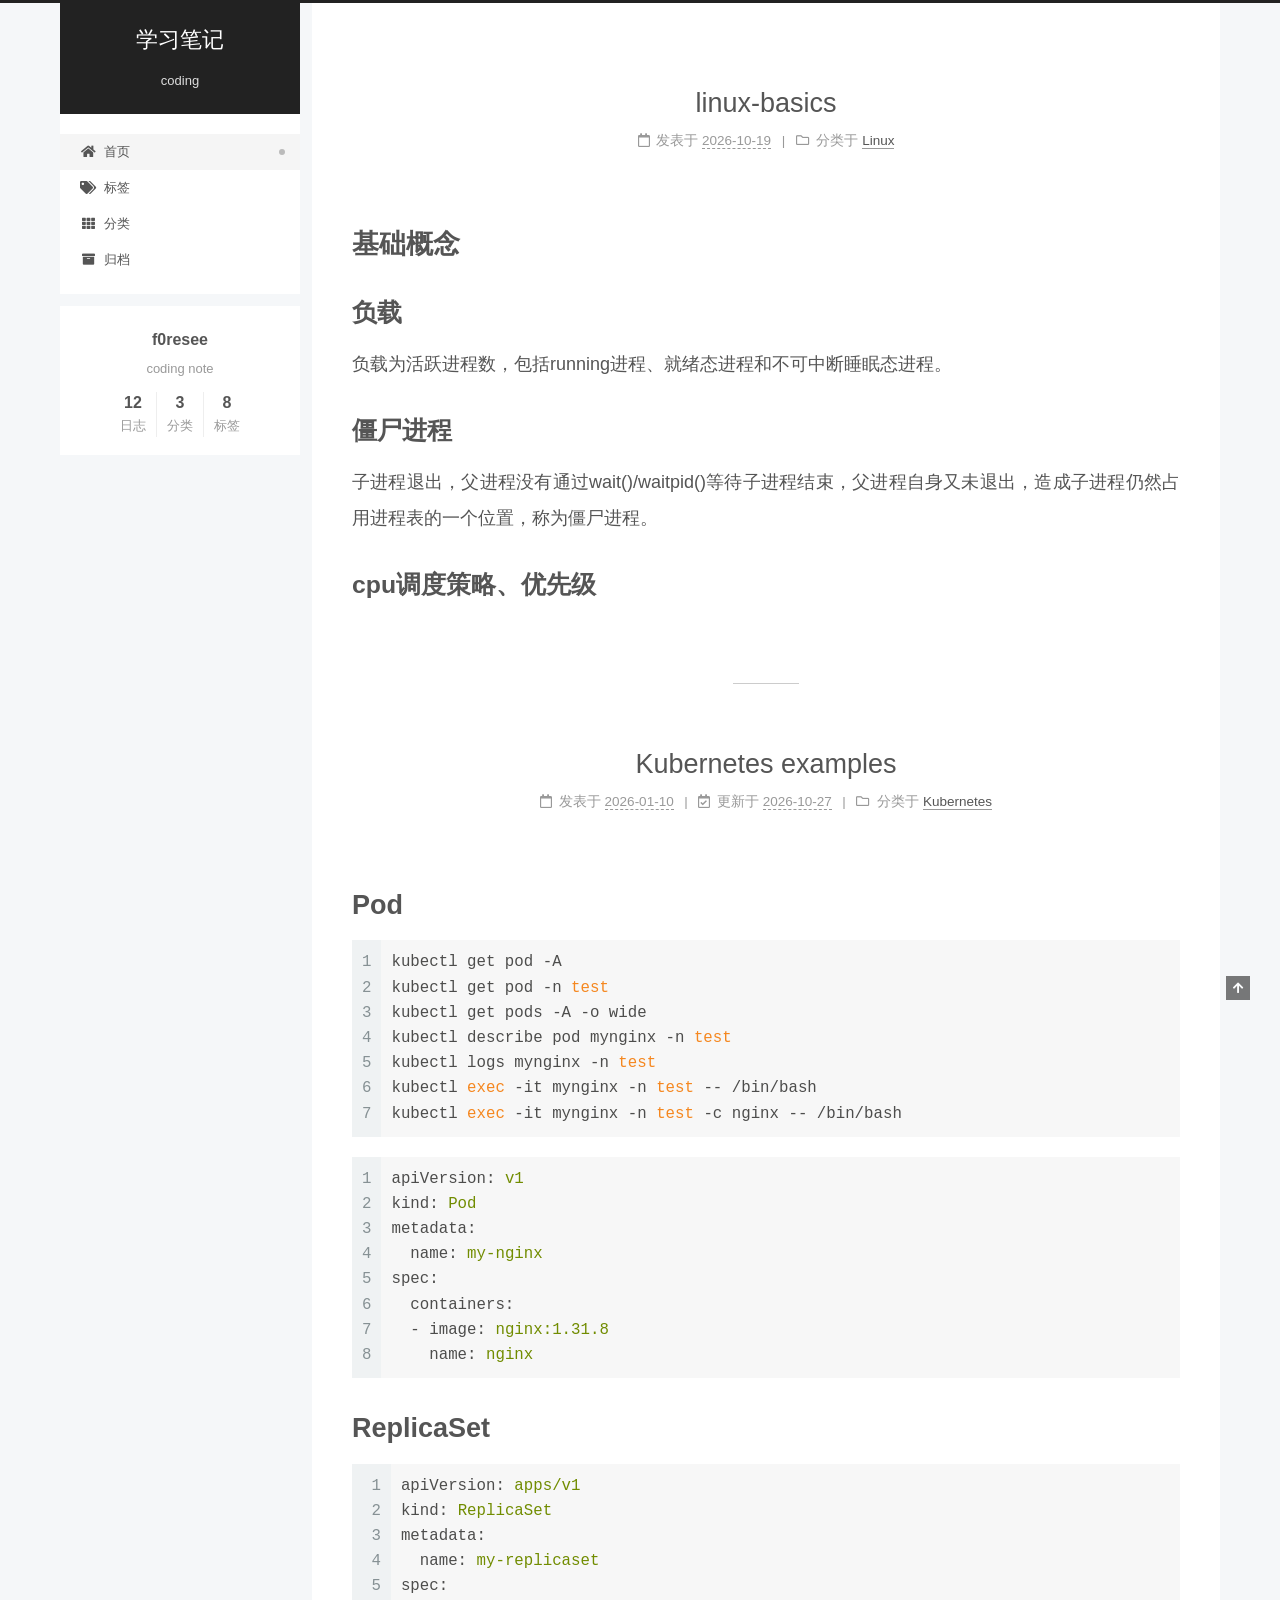
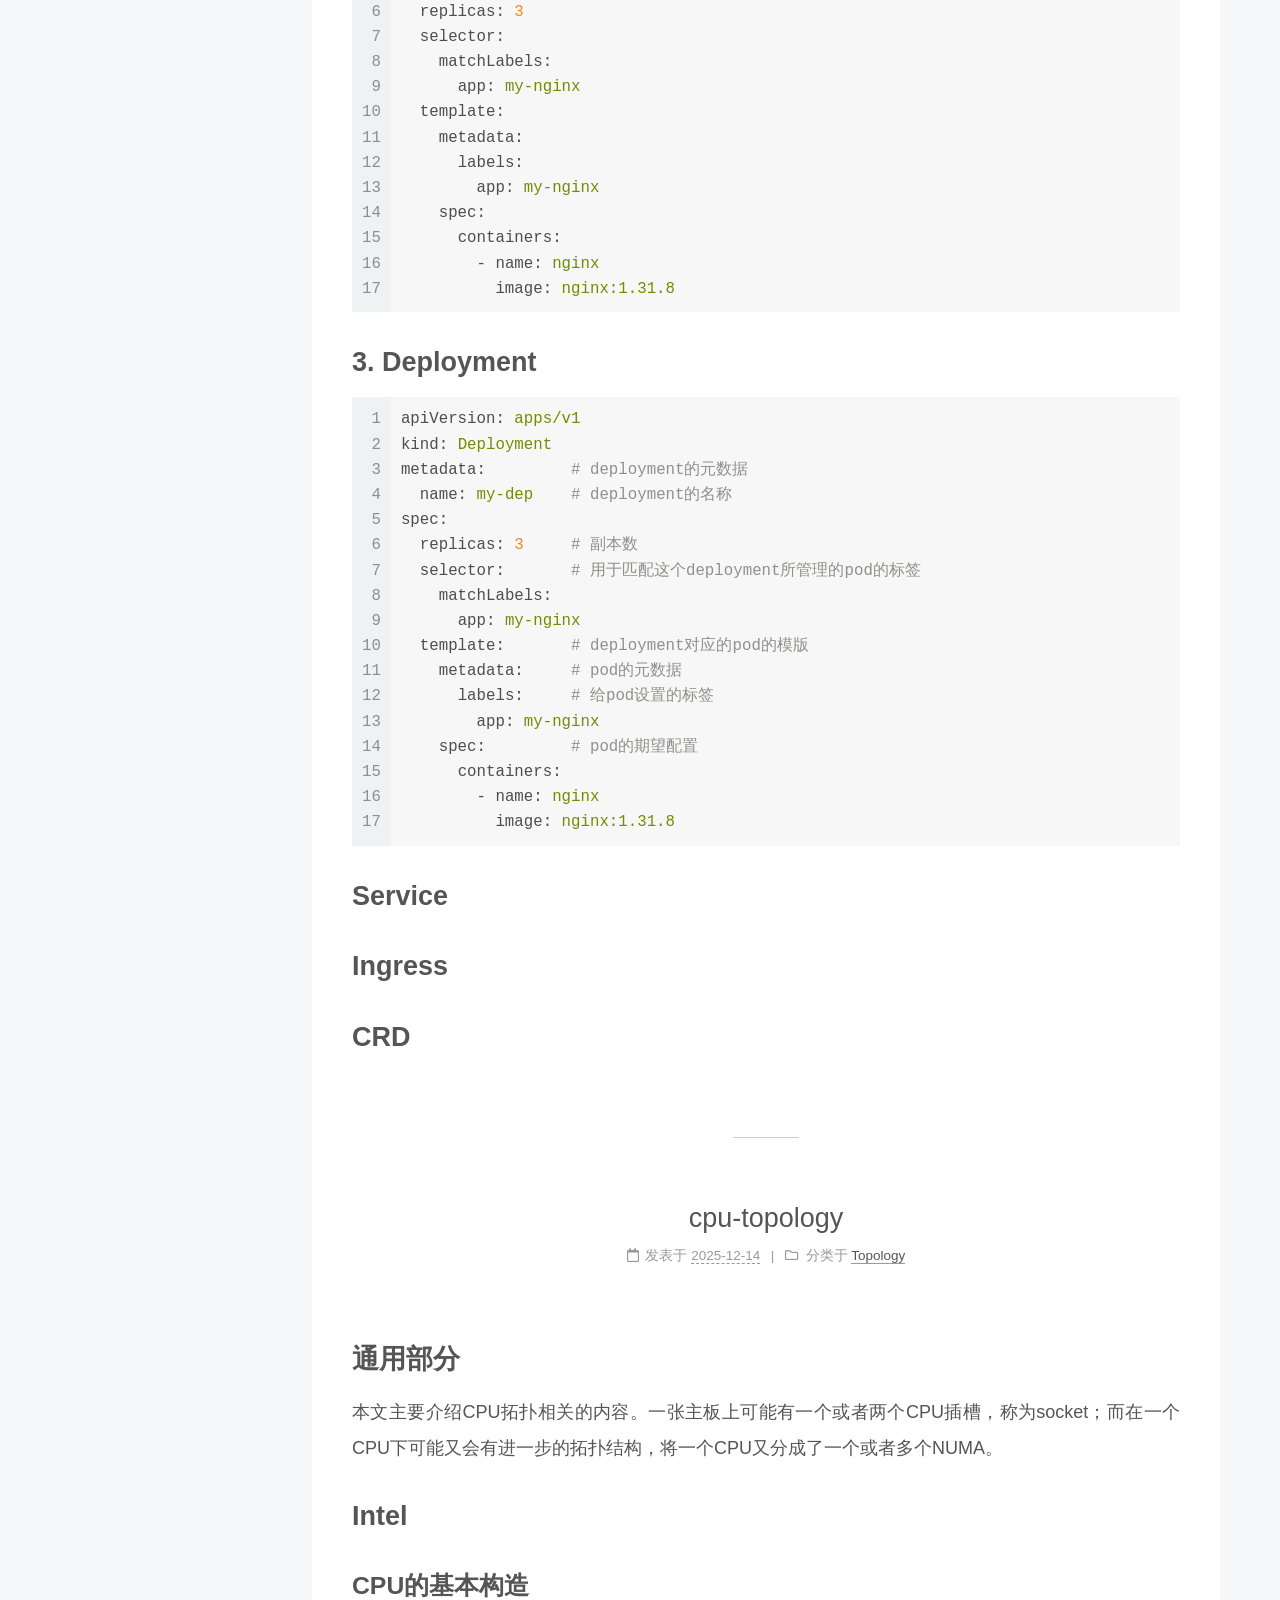
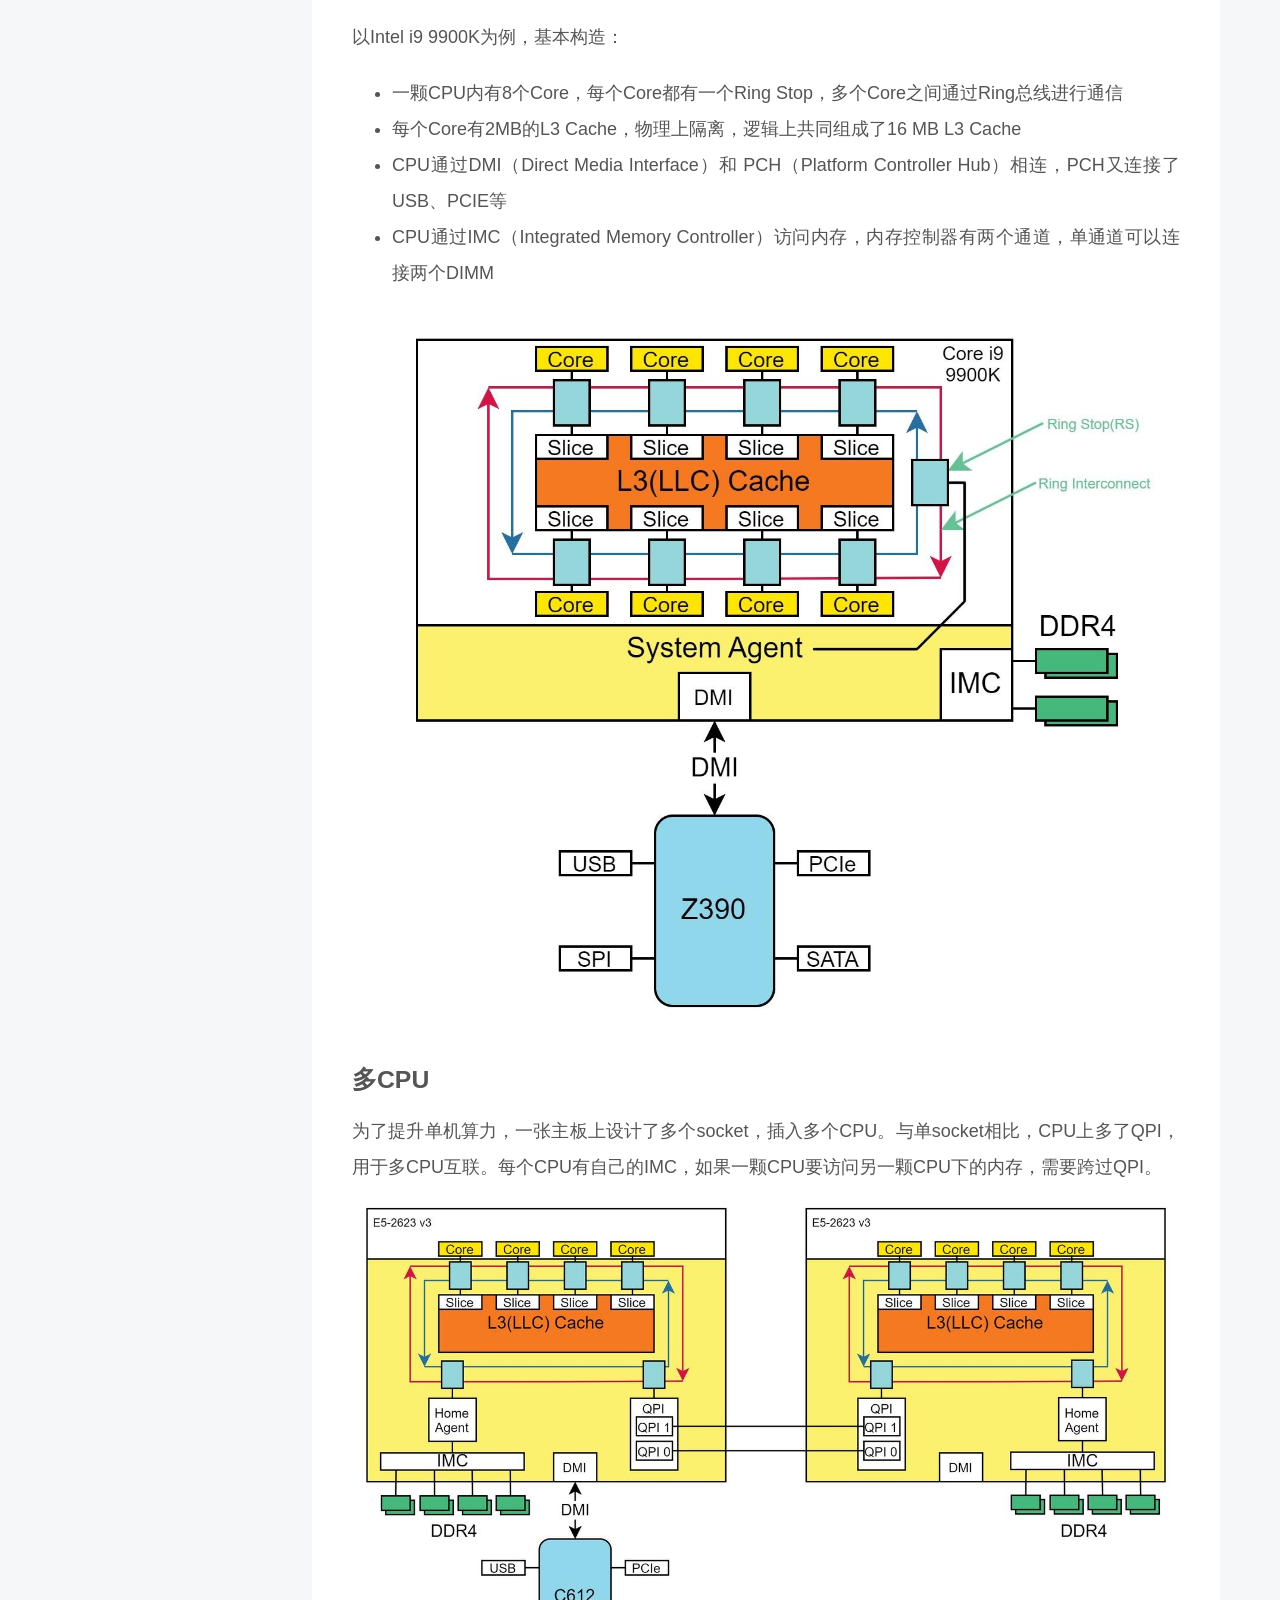
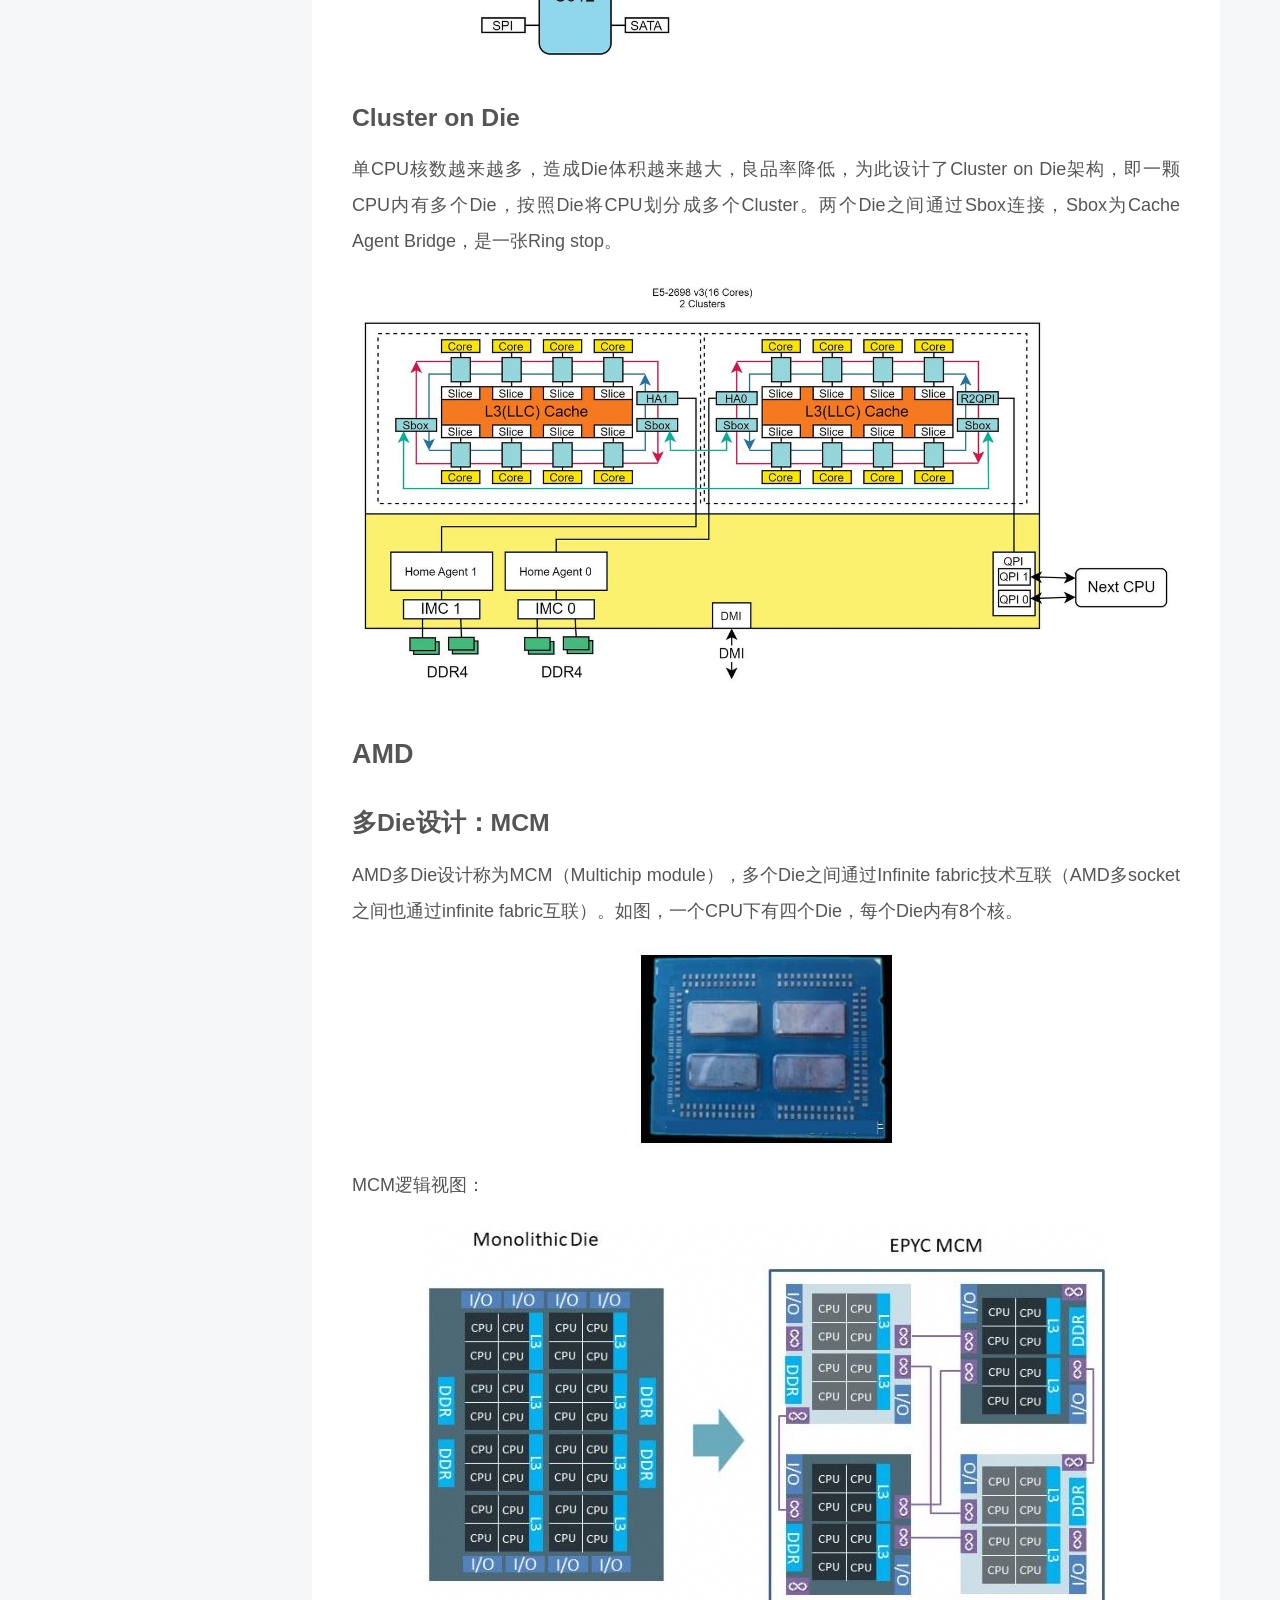
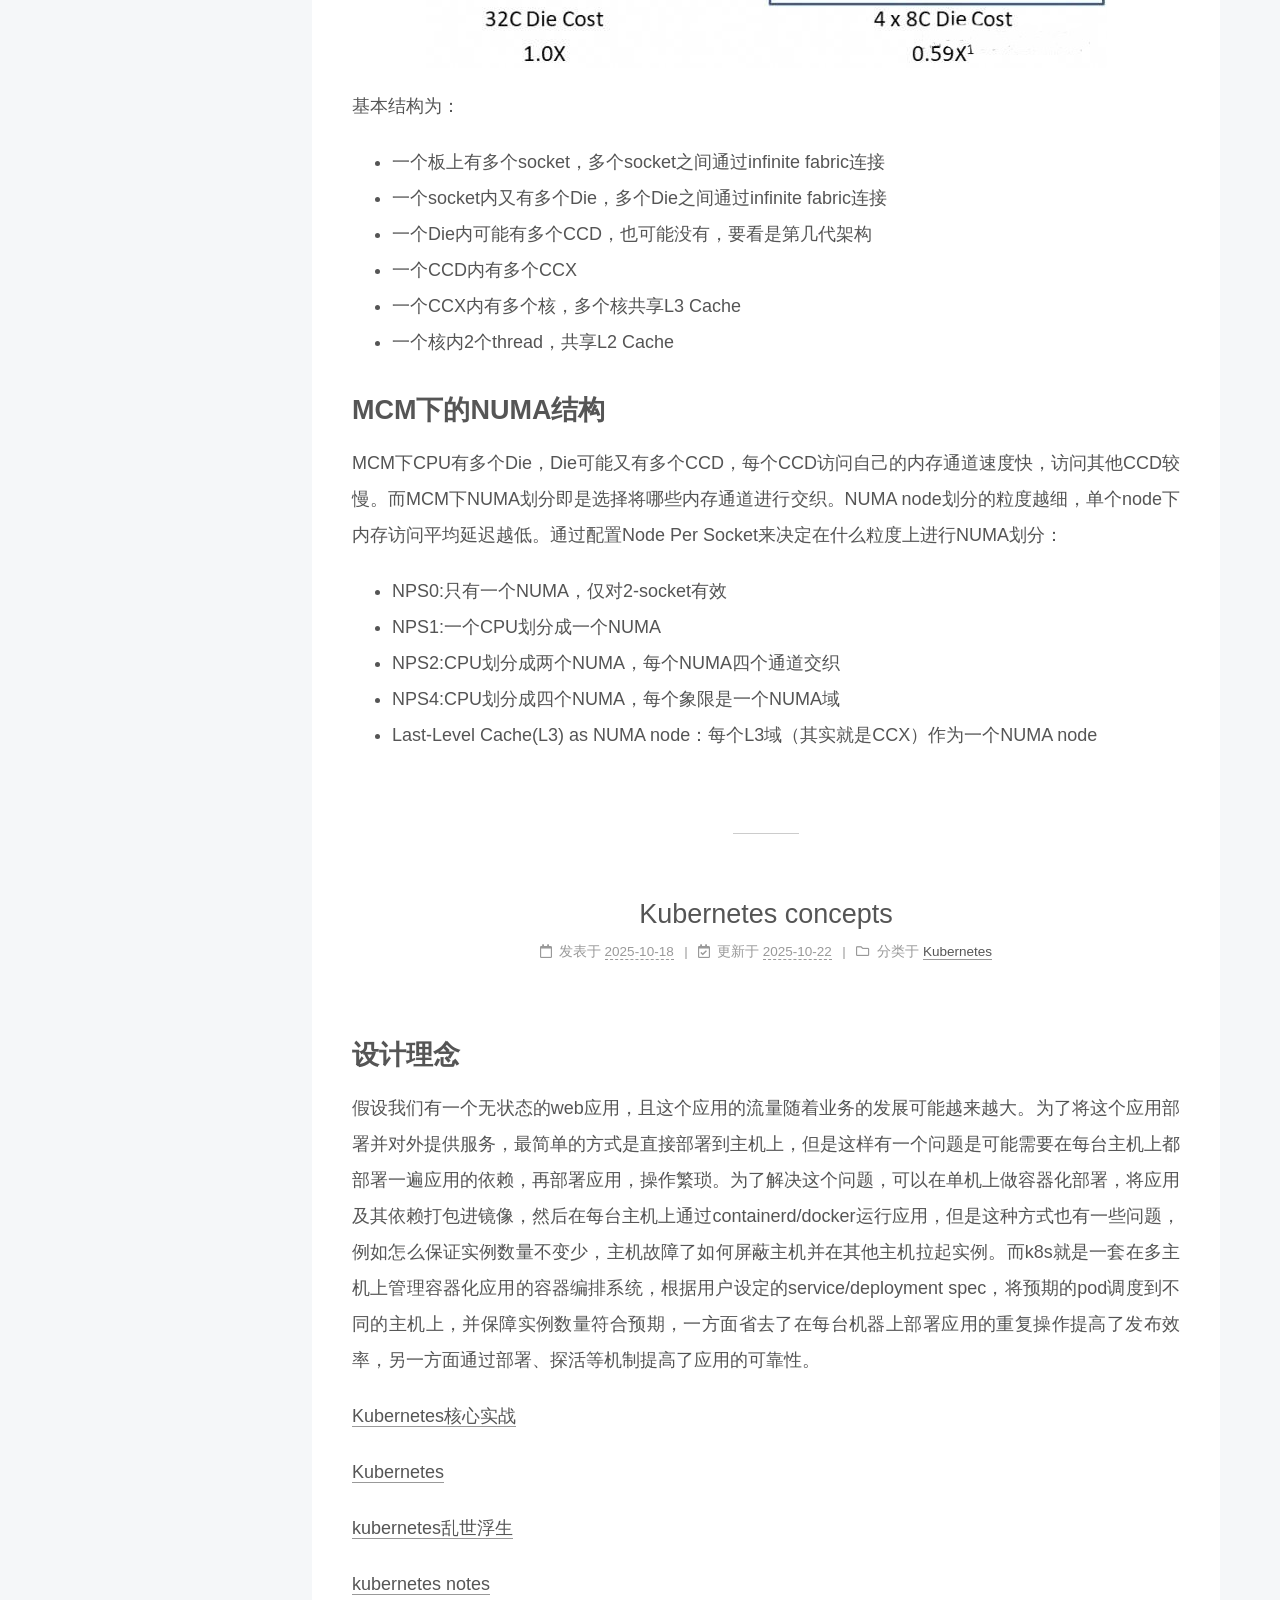
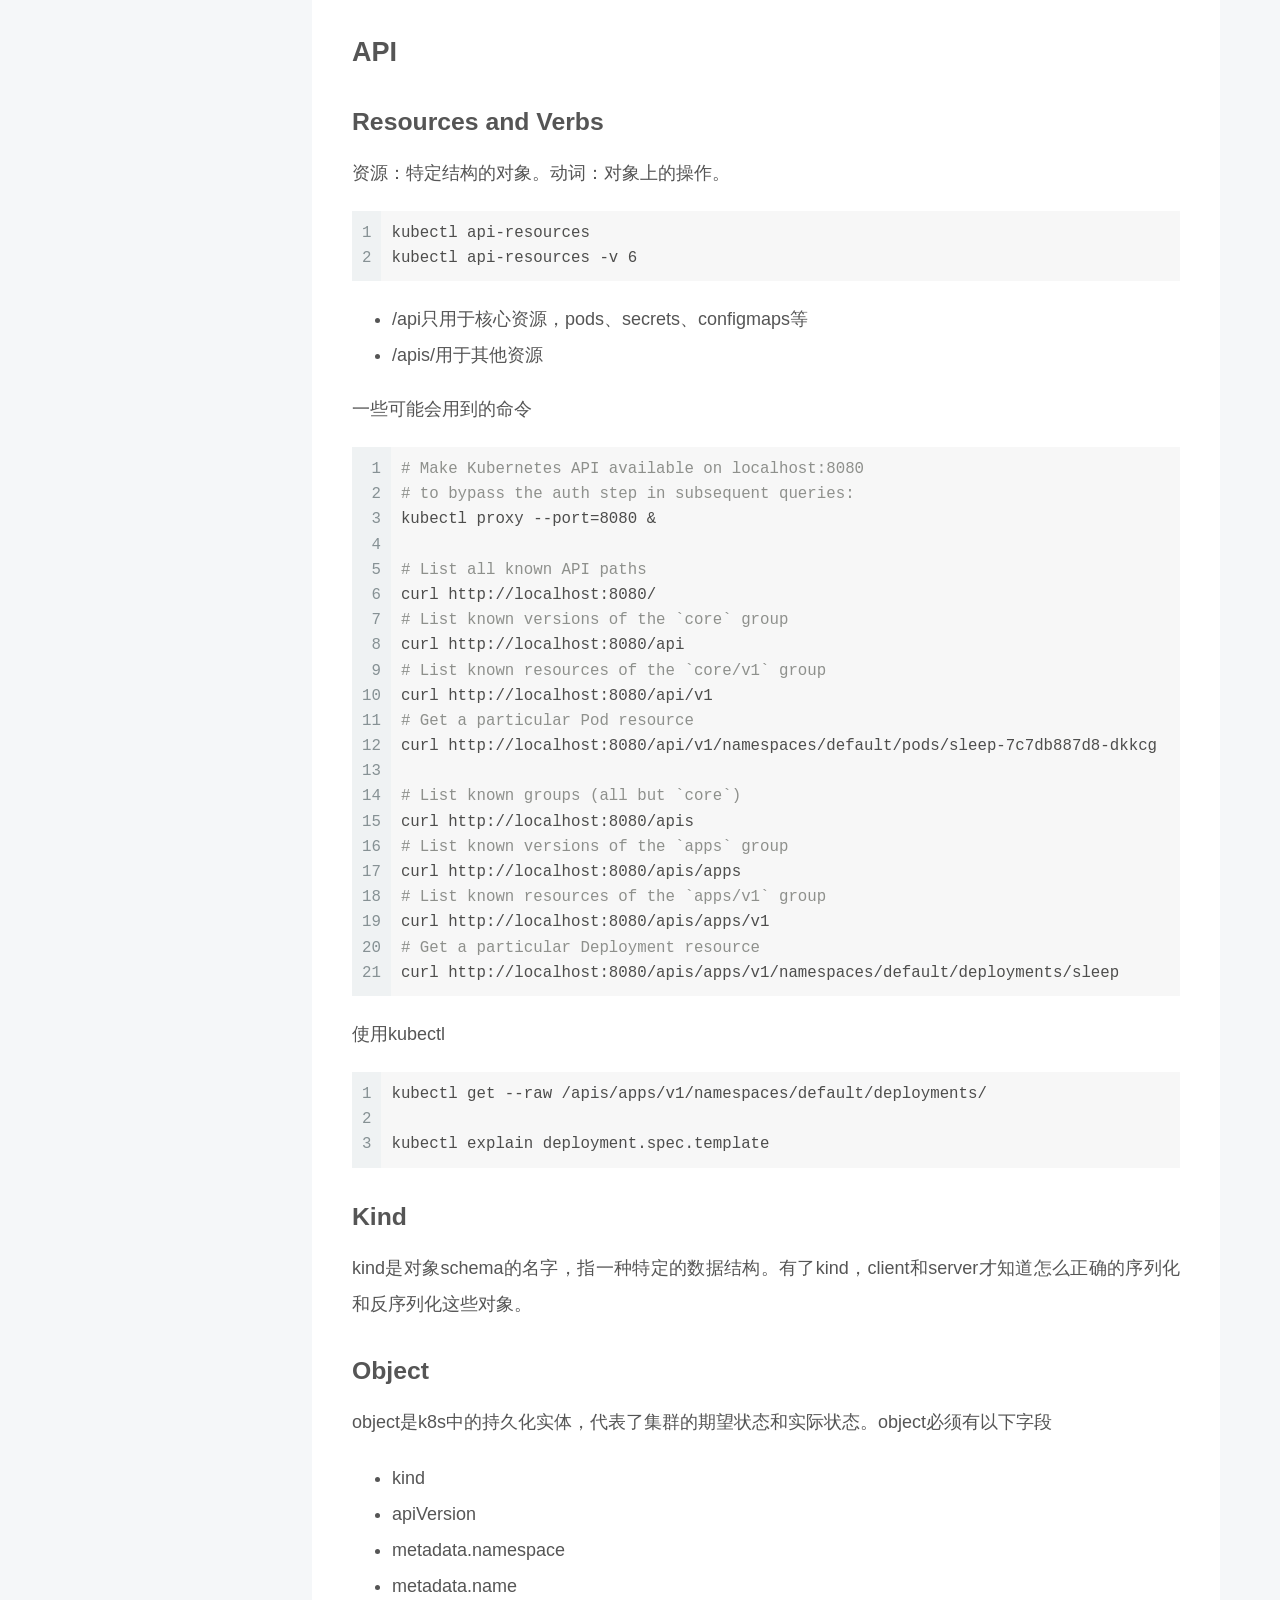
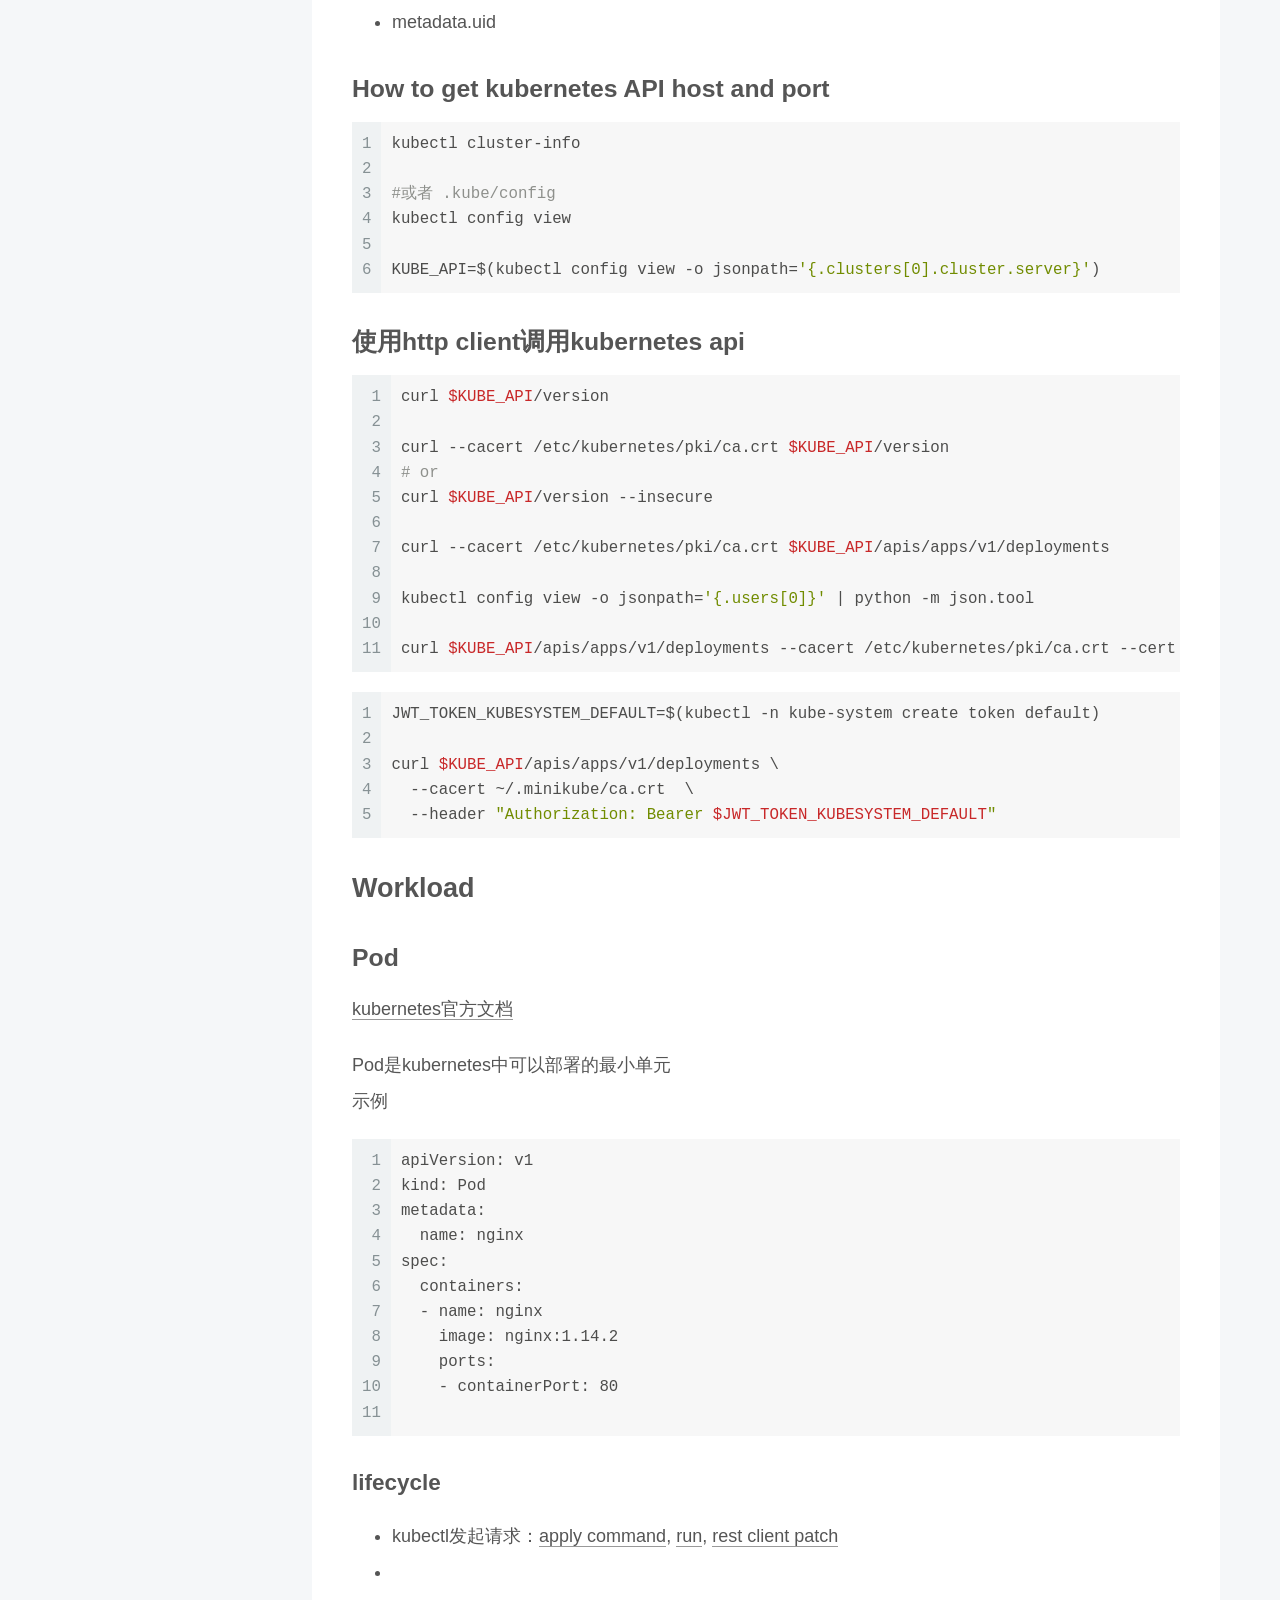
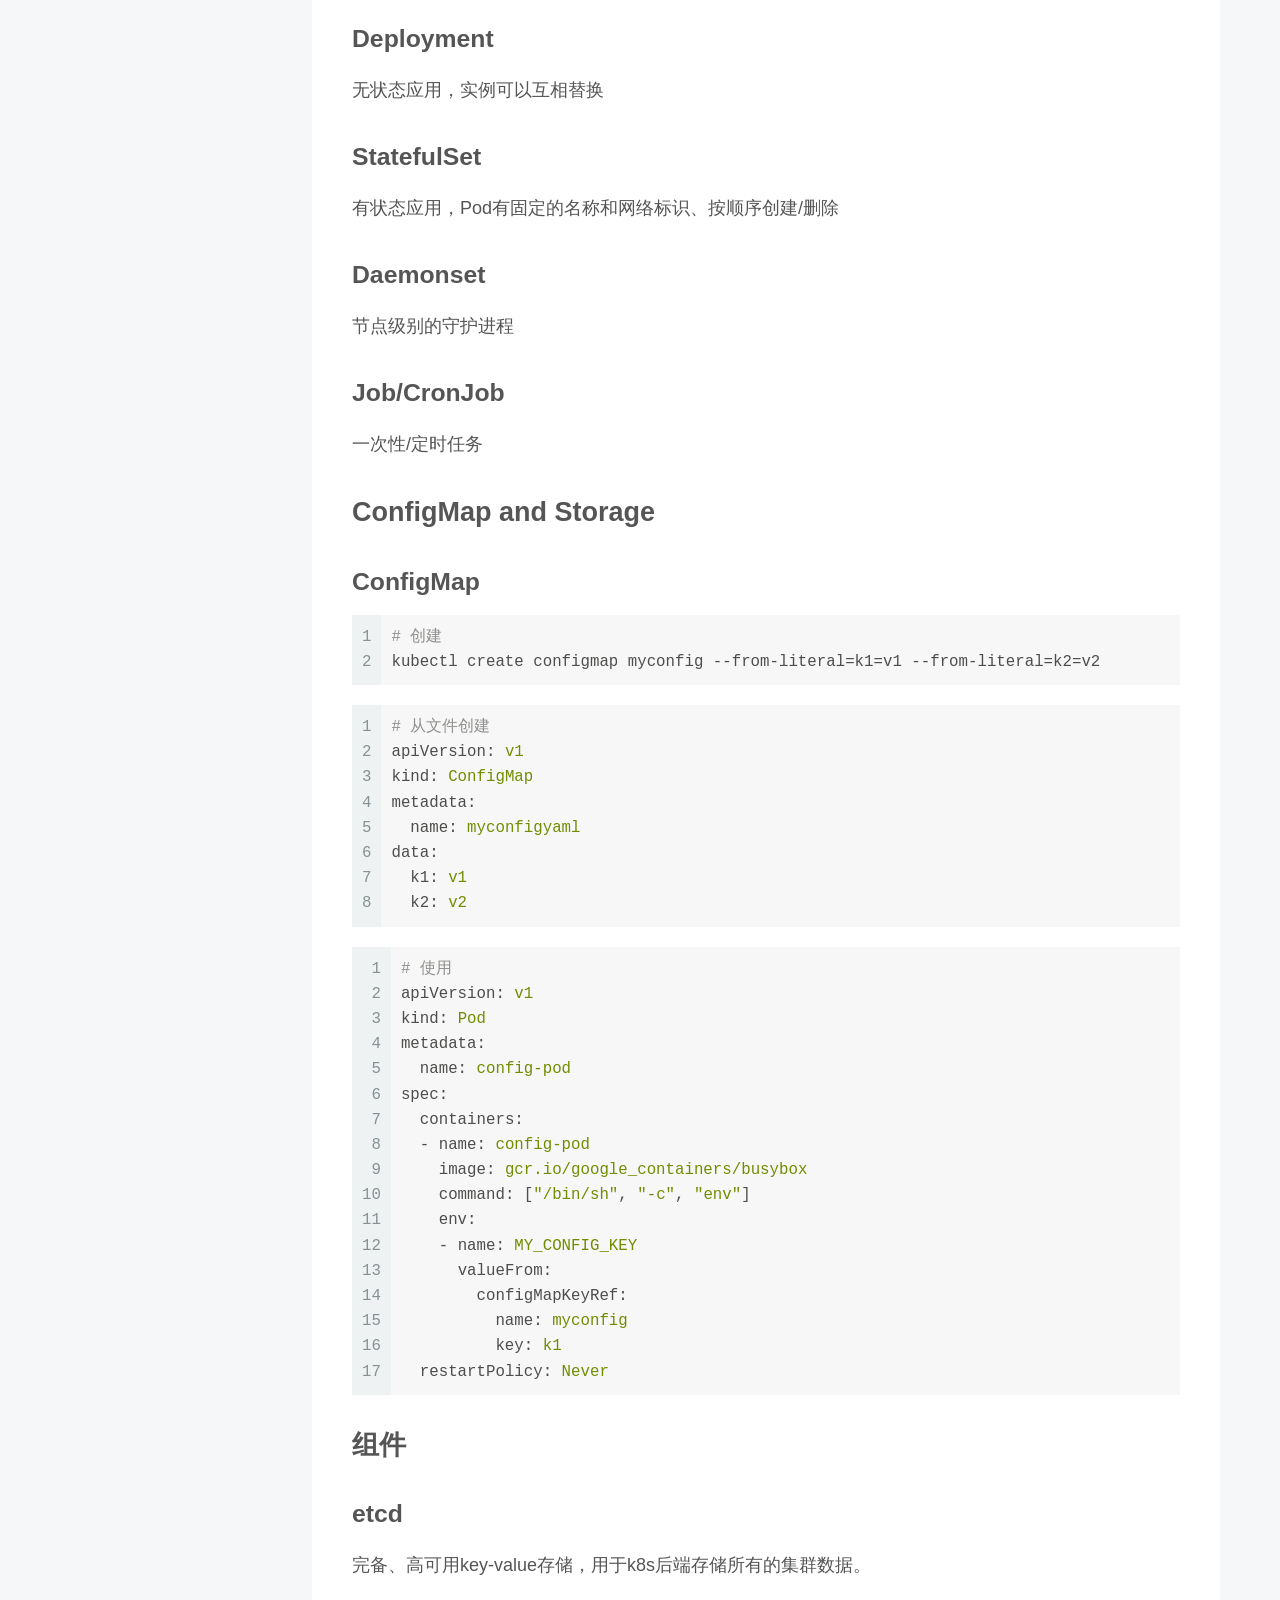
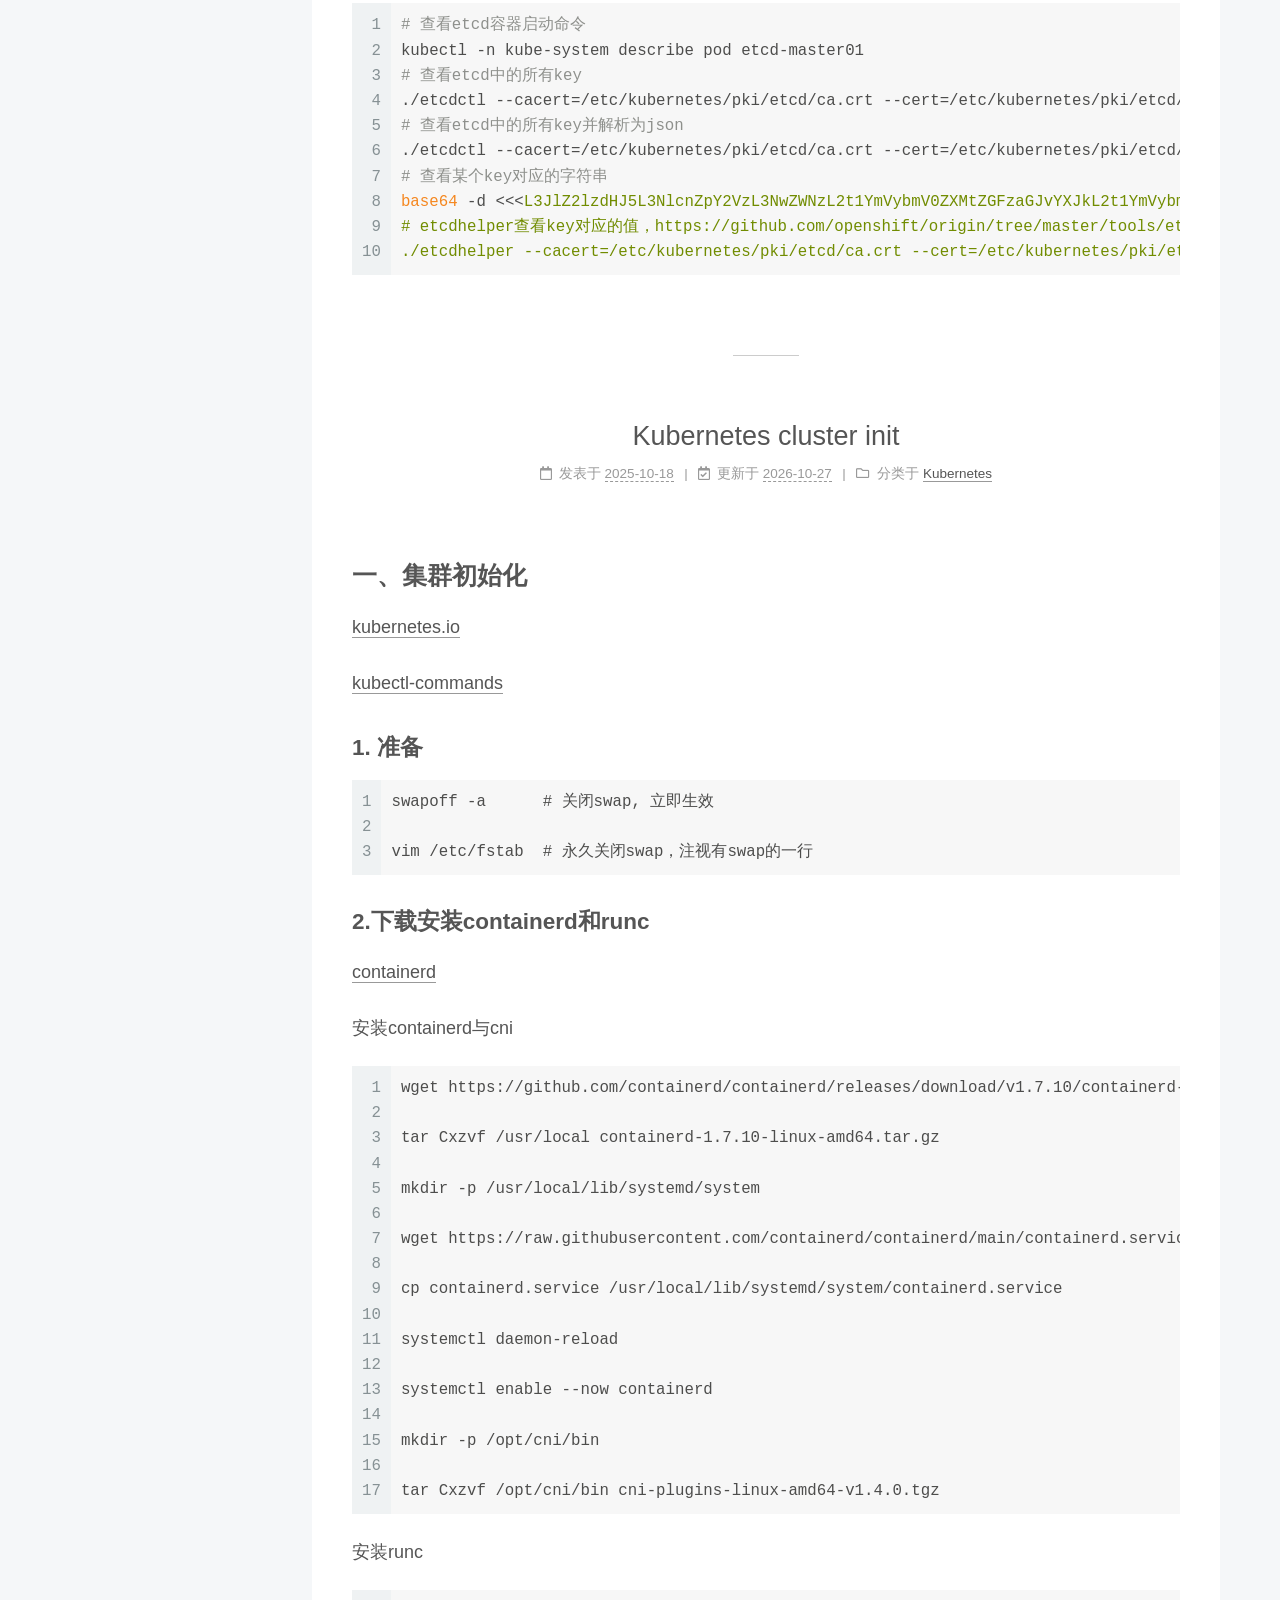
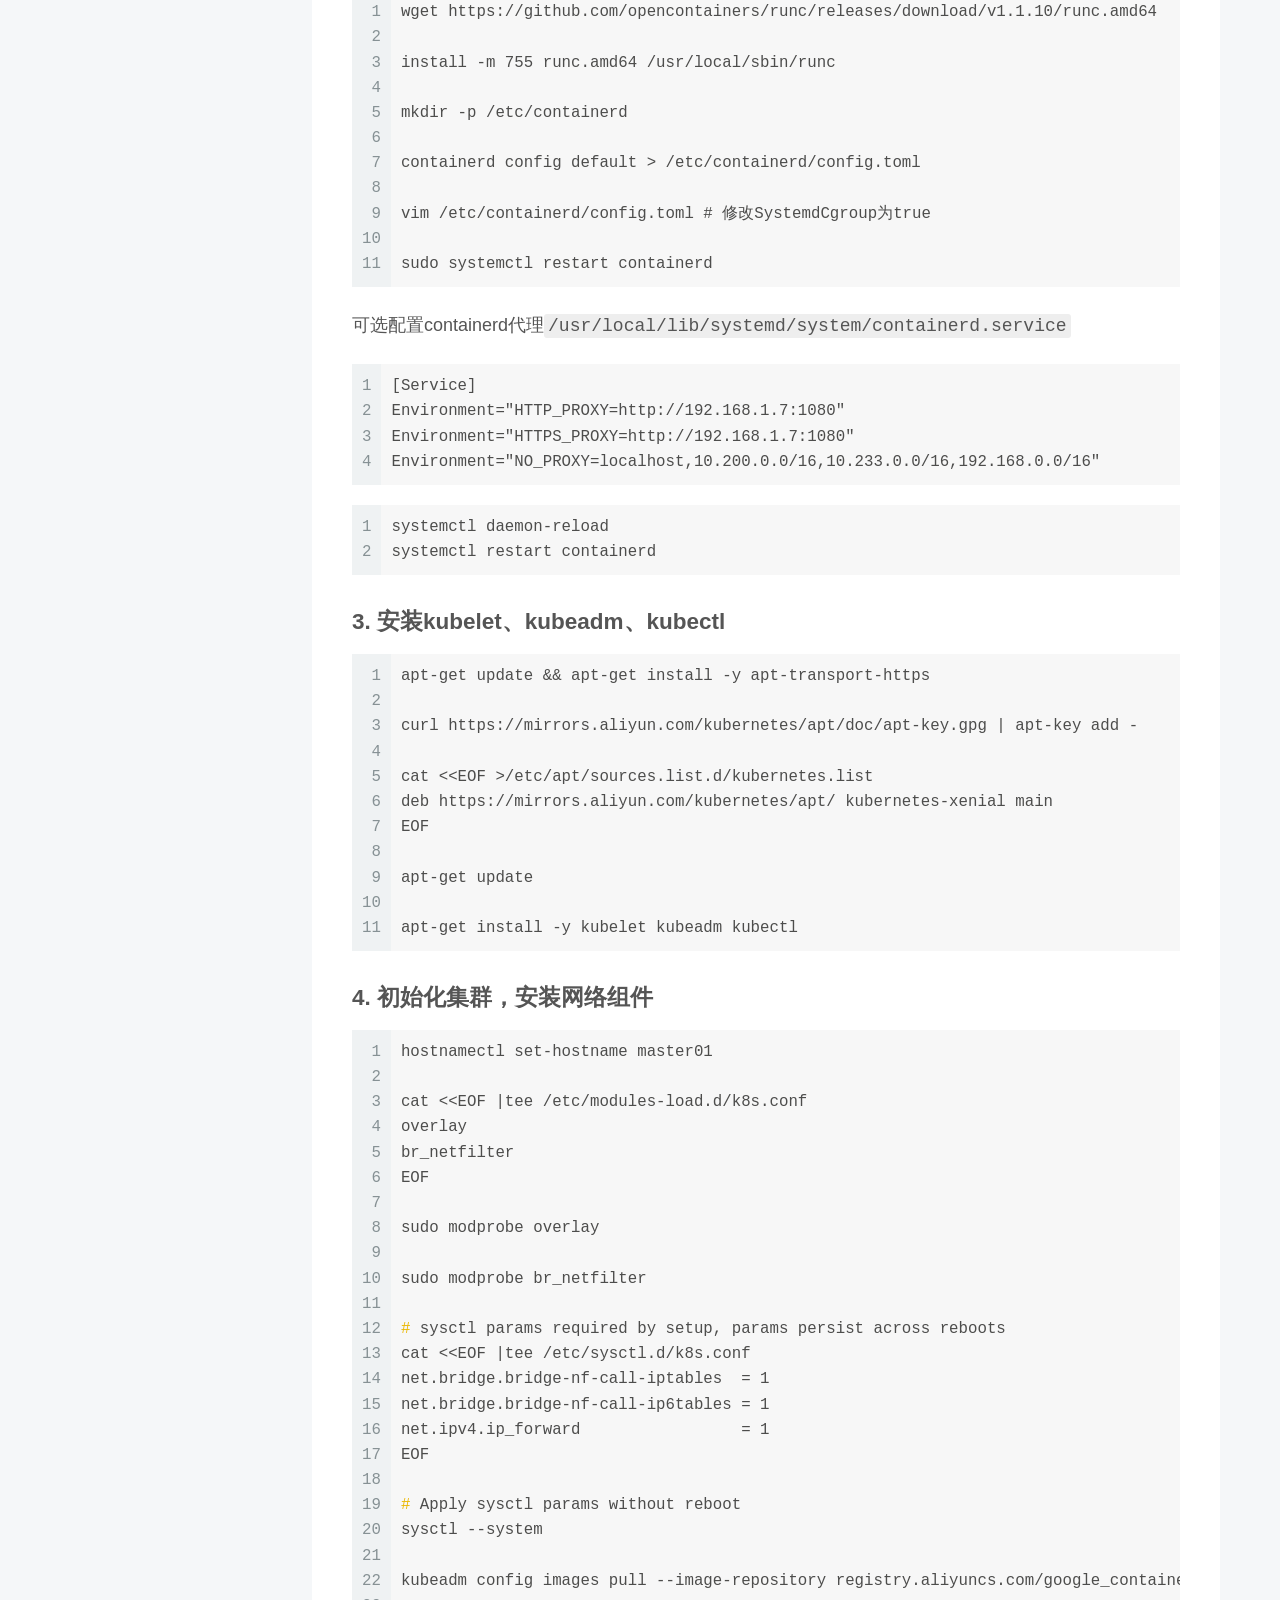
<file: index.html>
<!DOCTYPE html>
<html lang="zh-CN">
<head>
  <meta charset="UTF-8">
<meta name="viewport" content="width=device-width, initial-scale=1, maximum-scale=2">
<meta name="theme-color" content="#222">
<meta name="generator" content="Hexo 7.3.0">
  <link rel="apple-touch-icon" sizes="180x180" href="/images/apple-touch-icon-next.png">
  <link rel="icon" type="image/png" sizes="32x32" href="/images/favicon-32x32-next.png">
  <link rel="icon" type="image/png" sizes="16x16" href="/images/favicon-16x16-next.png">
  <link rel="mask-icon" href="/images/logo.svg" color="#222">

<link rel="stylesheet" href="/css/main.css">


<link rel="stylesheet" href="/lib/font-awesome/css/all.min.css">

<script id="hexo-configurations">
    var NexT = window.NexT || {};
    var CONFIG = {"hostname":"f0resee.github.io","root":"/","scheme":"Pisces","version":"7.8.0","exturl":false,"sidebar":{"position":"left","display":"post","padding":18,"offset":12,"onmobile":false},"copycode":{"enable":false,"show_result":false,"style":null},"back2top":{"enable":true,"sidebar":false,"scrollpercent":false},"bookmark":{"enable":false,"color":"#222","save":"auto"},"fancybox":false,"mediumzoom":false,"lazyload":false,"pangu":false,"comments":{"style":"tabs","active":null,"storage":true,"lazyload":false,"nav":null},"algolia":{"hits":{"per_page":10},"labels":{"input_placeholder":"Search for Posts","hits_empty":"We didn't find any results for the search: ${query}","hits_stats":"${hits} results found in ${time} ms"}},"localsearch":{"enable":false,"trigger":"auto","top_n_per_article":1,"unescape":false,"preload":false},"motion":{"enable":true,"async":false,"transition":{"post_block":"fadeIn","post_header":"slideDownIn","post_body":"slideDownIn","coll_header":"slideLeftIn","sidebar":"slideUpIn"}}};
  </script>

  <meta name="description" content="coding note">
<meta property="og:type" content="website">
<meta property="og:title" content="学习笔记">
<meta property="og:url" content="https://f0resee.github.io/index.html">
<meta property="og:site_name" content="学习笔记">
<meta property="og:description" content="coding note">
<meta property="og:locale" content="zh_CN">
<meta property="article:author" content="f0resee">
<meta name="twitter:card" content="summary">

<link rel="canonical" href="https://f0resee.github.io/">


<script id="page-configurations">
  // https://hexo.io/docs/variables.html
  CONFIG.page = {
    sidebar: "",
    isHome : true,
    isPost : false,
    lang   : 'zh-CN'
  };
</script>

  <title>学习笔记</title>
  






  <noscript>
  <style>
  .use-motion .brand,
  .use-motion .menu-item,
  .sidebar-inner,
  .use-motion .post-block,
  .use-motion .pagination,
  .use-motion .comments,
  .use-motion .post-header,
  .use-motion .post-body,
  .use-motion .collection-header { opacity: initial; }

  .use-motion .site-title,
  .use-motion .site-subtitle {
    opacity: initial;
    top: initial;
  }

  .use-motion .logo-line-before i { left: initial; }
  .use-motion .logo-line-after i { right: initial; }
  </style>
</noscript>

</head>

<body itemscope itemtype="http://schema.org/WebPage">
  <div class="container use-motion">
    <div class="headband"></div>

    <header class="header" itemscope itemtype="http://schema.org/WPHeader">
      <div class="header-inner"><div class="site-brand-container">
  <div class="site-nav-toggle">
    <div class="toggle" aria-label="切换导航栏">
      <span class="toggle-line toggle-line-first"></span>
      <span class="toggle-line toggle-line-middle"></span>
      <span class="toggle-line toggle-line-last"></span>
    </div>
  </div>

  <div class="site-meta">

    <a href="/" class="brand" rel="start">
      <span class="logo-line-before"><i></i></span>
      <h1 class="site-title">学习笔记</h1>
      <span class="logo-line-after"><i></i></span>
    </a>
      <p class="site-subtitle" itemprop="description">coding</p>
  </div>

  <div class="site-nav-right">
    <div class="toggle popup-trigger">
    </div>
  </div>
</div>




<nav class="site-nav">
  <ul id="menu" class="main-menu menu">
        <li class="menu-item menu-item-home">

    <a href="/" rel="section"><i class="fa fa-home fa-fw"></i>首页</a>

  </li>
        <li class="menu-item menu-item-tags">

    <a href="/tags/" rel="section"><i class="fa fa-tags fa-fw"></i>标签</a>

  </li>
        <li class="menu-item menu-item-categories">

    <a href="/categories/" rel="section"><i class="fa fa-th fa-fw"></i>分类</a>

  </li>
        <li class="menu-item menu-item-archives">

    <a href="/archives/" rel="section"><i class="fa fa-archive fa-fw"></i>归档</a>

  </li>
  </ul>
</nav>




</div>
    </header>

    
  <div class="back-to-top">
    <i class="fa fa-arrow-up"></i>
    <span>0%</span>
  </div>


    <main class="main">
      <div class="main-inner">
        <div class="content-wrap">
          

          <div class="content index posts-expand">
            
      
  
  
  <article itemscope itemtype="http://schema.org/Article" class="post-block" lang="zh-CN">
    <link itemprop="mainEntityOfPage" href="https://f0resee.github.io/2026/10/19/linux-basics/">

    <span hidden itemprop="author" itemscope itemtype="http://schema.org/Person">
      <meta itemprop="image" content="/images/avatar.gif">
      <meta itemprop="name" content="f0resee">
      <meta itemprop="description" content="coding note">
    </span>

    <span hidden itemprop="publisher" itemscope itemtype="http://schema.org/Organization">
      <meta itemprop="name" content="学习笔记">
    </span>
      <header class="post-header">
        <h2 class="post-title" itemprop="name headline">
          
            <a href="/2026/10/19/linux-basics/" class="post-title-link" itemprop="url">linux-basics</a>
        </h2>

        <div class="post-meta">
            <span class="post-meta-item">
              <span class="post-meta-item-icon">
                <i class="far fa-calendar"></i>
              </span>
              <span class="post-meta-item-text">发表于</span>
              

              <time title="创建时间：2026-10-19 01:24:15 / 修改时间：01:48:34" itemprop="dateCreated datePublished" datetime="2026-10-19T01:24:15+08:00">2026-10-19</time>
            </span>
            <span class="post-meta-item">
              <span class="post-meta-item-icon">
                <i class="far fa-folder"></i>
              </span>
              <span class="post-meta-item-text">分类于</span>
                <span itemprop="about" itemscope itemtype="http://schema.org/Thing">
                  <a href="/categories/Linux/" itemprop="url" rel="index"><span itemprop="name">Linux</span></a>
                </span>
            </span>

          

        </div>
      </header>

    
    
    
    <div class="post-body" itemprop="articleBody">

      
          <h1 id="基础概念"><a href="#基础概念" class="headerlink" title="基础概念"></a>基础概念</h1><h2 id="负载"><a href="#负载" class="headerlink" title="负载"></a>负载</h2><p>负载为活跃进程数，包括running进程、就绪态进程和不可中断睡眠态进程。</p>
<h2 id="僵尸进程"><a href="#僵尸进程" class="headerlink" title="僵尸进程"></a>僵尸进程</h2><p>子进程退出，父进程没有通过wait()&#x2F;waitpid()等待子进程结束，父进程自身又未退出，造成子进程仍然占用进程表的一个位置，称为僵尸进程。</p>
<h2 id="cpu调度策略、优先级"><a href="#cpu调度策略、优先级" class="headerlink" title="cpu调度策略、优先级"></a>cpu调度策略、优先级</h2>
      
    </div>

    
    
    
      <footer class="post-footer">
        <div class="post-eof"></div>
      </footer>
  </article>
  
  
  

      
  
  
  <article itemscope itemtype="http://schema.org/Article" class="post-block" lang="zh-CN">
    <link itemprop="mainEntityOfPage" href="https://f0resee.github.io/2026/01/10/kubernetes-examples/">

    <span hidden itemprop="author" itemscope itemtype="http://schema.org/Person">
      <meta itemprop="image" content="/images/avatar.gif">
      <meta itemprop="name" content="f0resee">
      <meta itemprop="description" content="coding note">
    </span>

    <span hidden itemprop="publisher" itemscope itemtype="http://schema.org/Organization">
      <meta itemprop="name" content="学习笔记">
    </span>
      <header class="post-header">
        <h2 class="post-title" itemprop="name headline">
          
            <a href="/2026/01/10/kubernetes-examples/" class="post-title-link" itemprop="url">Kubernetes examples</a>
        </h2>

        <div class="post-meta">
            <span class="post-meta-item">
              <span class="post-meta-item-icon">
                <i class="far fa-calendar"></i>
              </span>
              <span class="post-meta-item-text">发表于</span>

              <time title="创建时间：2026-01-10 20:22:23" itemprop="dateCreated datePublished" datetime="2026-01-10T20:22:23+08:00">2026-01-10</time>
            </span>
              <span class="post-meta-item">
                <span class="post-meta-item-icon">
                  <i class="far fa-calendar-check"></i>
                </span>
                <span class="post-meta-item-text">更新于</span>
                <time title="修改时间：2026-10-27 22:50:03" itemprop="dateModified" datetime="2026-10-27T22:50:03+08:00">2026-10-27</time>
              </span>
            <span class="post-meta-item">
              <span class="post-meta-item-icon">
                <i class="far fa-folder"></i>
              </span>
              <span class="post-meta-item-text">分类于</span>
                <span itemprop="about" itemscope itemtype="http://schema.org/Thing">
                  <a href="/categories/Kubernetes/" itemprop="url" rel="index"><span itemprop="name">Kubernetes</span></a>
                </span>
            </span>

          

        </div>
      </header>

    
    
    
    <div class="post-body" itemprop="articleBody">

      
          <h1 id="Pod"><a href="#Pod" class="headerlink" title="Pod"></a>Pod</h1><figure class="highlight sh"><table><tr><td class="gutter"><pre><span class="line">1</span><br><span class="line">2</span><br><span class="line">3</span><br><span class="line">4</span><br><span class="line">5</span><br><span class="line">6</span><br><span class="line">7</span><br></pre></td><td class="code"><pre><span class="line">kubectl get pod -A</span><br><span class="line">kubectl get pod -n <span class="built_in">test</span>  </span><br><span class="line">kubectl get pods -A -o wide</span><br><span class="line">kubectl describe pod mynginx -n <span class="built_in">test</span></span><br><span class="line">kubectl logs mynginx -n <span class="built_in">test</span></span><br><span class="line">kubectl <span class="built_in">exec</span> -it mynginx -n <span class="built_in">test</span> -- /bin/bash</span><br><span class="line">kubectl <span class="built_in">exec</span> -it mynginx -n <span class="built_in">test</span> -c nginx -- /bin/bash</span><br></pre></td></tr></table></figure>

<figure class="highlight yaml"><table><tr><td class="gutter"><pre><span class="line">1</span><br><span class="line">2</span><br><span class="line">3</span><br><span class="line">4</span><br><span class="line">5</span><br><span class="line">6</span><br><span class="line">7</span><br><span class="line">8</span><br></pre></td><td class="code"><pre><span class="line"><span class="attr">apiVersion:</span> <span class="string">v1</span></span><br><span class="line"><span class="attr">kind:</span> <span class="string">Pod</span></span><br><span class="line"><span class="attr">metadata:</span></span><br><span class="line">  <span class="attr">name:</span> <span class="string">my-nginx</span></span><br><span class="line"><span class="attr">spec:</span></span><br><span class="line">  <span class="attr">containers:</span></span><br><span class="line">  <span class="bullet">-</span> <span class="attr">image:</span> <span class="string">nginx:1.31.8</span></span><br><span class="line">    <span class="attr">name:</span> <span class="string">nginx</span></span><br></pre></td></tr></table></figure>
<h1 id="ReplicaSet"><a href="#ReplicaSet" class="headerlink" title="ReplicaSet"></a>ReplicaSet</h1><figure class="highlight yaml"><table><tr><td class="gutter"><pre><span class="line">1</span><br><span class="line">2</span><br><span class="line">3</span><br><span class="line">4</span><br><span class="line">5</span><br><span class="line">6</span><br><span class="line">7</span><br><span class="line">8</span><br><span class="line">9</span><br><span class="line">10</span><br><span class="line">11</span><br><span class="line">12</span><br><span class="line">13</span><br><span class="line">14</span><br><span class="line">15</span><br><span class="line">16</span><br><span class="line">17</span><br></pre></td><td class="code"><pre><span class="line"><span class="attr">apiVersion:</span> <span class="string">apps/v1</span> </span><br><span class="line"><span class="attr">kind:</span> <span class="string">ReplicaSet</span></span><br><span class="line"><span class="attr">metadata:</span></span><br><span class="line">  <span class="attr">name:</span> <span class="string">my-replicaset</span></span><br><span class="line"><span class="attr">spec:</span></span><br><span class="line">  <span class="attr">replicas:</span> <span class="number">3</span></span><br><span class="line">  <span class="attr">selector:</span></span><br><span class="line">    <span class="attr">matchLabels:</span></span><br><span class="line">      <span class="attr">app:</span> <span class="string">my-nginx</span></span><br><span class="line">  <span class="attr">template:</span>   </span><br><span class="line">    <span class="attr">metadata:</span> </span><br><span class="line">      <span class="attr">labels:</span>  </span><br><span class="line">        <span class="attr">app:</span> <span class="string">my-nginx</span> </span><br><span class="line">    <span class="attr">spec:</span></span><br><span class="line">      <span class="attr">containers:</span></span><br><span class="line">        <span class="bullet">-</span> <span class="attr">name:</span> <span class="string">nginx</span></span><br><span class="line">          <span class="attr">image:</span> <span class="string">nginx:1.31.8</span></span><br></pre></td></tr></table></figure>

<h1 id="3-Deployment"><a href="#3-Deployment" class="headerlink" title="3. Deployment"></a>3. Deployment</h1><figure class="highlight yaml"><table><tr><td class="gutter"><pre><span class="line">1</span><br><span class="line">2</span><br><span class="line">3</span><br><span class="line">4</span><br><span class="line">5</span><br><span class="line">6</span><br><span class="line">7</span><br><span class="line">8</span><br><span class="line">9</span><br><span class="line">10</span><br><span class="line">11</span><br><span class="line">12</span><br><span class="line">13</span><br><span class="line">14</span><br><span class="line">15</span><br><span class="line">16</span><br><span class="line">17</span><br></pre></td><td class="code"><pre><span class="line"><span class="attr">apiVersion:</span> <span class="string">apps/v1</span> </span><br><span class="line"><span class="attr">kind:</span> <span class="string">Deployment</span></span><br><span class="line"><span class="attr">metadata:</span>         <span class="comment"># deployment的元数据</span></span><br><span class="line">  <span class="attr">name:</span> <span class="string">my-dep</span>    <span class="comment"># deployment的名称</span></span><br><span class="line"><span class="attr">spec:</span></span><br><span class="line">  <span class="attr">replicas:</span> <span class="number">3</span>     <span class="comment"># 副本数</span></span><br><span class="line">  <span class="attr">selector:</span>       <span class="comment"># 用于匹配这个deployment所管理的pod的标签</span></span><br><span class="line">    <span class="attr">matchLabels:</span></span><br><span class="line">      <span class="attr">app:</span> <span class="string">my-nginx</span></span><br><span class="line">  <span class="attr">template:</span>       <span class="comment"># deployment对应的pod的模版</span></span><br><span class="line">    <span class="attr">metadata:</span>     <span class="comment"># pod的元数据</span></span><br><span class="line">      <span class="attr">labels:</span>     <span class="comment"># 给pod设置的标签</span></span><br><span class="line">        <span class="attr">app:</span> <span class="string">my-nginx</span> </span><br><span class="line">    <span class="attr">spec:</span>         <span class="comment"># pod的期望配置</span></span><br><span class="line">      <span class="attr">containers:</span></span><br><span class="line">        <span class="bullet">-</span> <span class="attr">name:</span> <span class="string">nginx</span></span><br><span class="line">          <span class="attr">image:</span> <span class="string">nginx:1.31.8</span></span><br></pre></td></tr></table></figure>
<h1 id="Service"><a href="#Service" class="headerlink" title="Service"></a>Service</h1><h1 id="Ingress"><a href="#Ingress" class="headerlink" title="Ingress"></a>Ingress</h1><h1 id="CRD"><a href="#CRD" class="headerlink" title="CRD"></a>CRD</h1>
      
    </div>

    
    
    
      <footer class="post-footer">
        <div class="post-eof"></div>
      </footer>
  </article>
  
  
  

      
  
  
  <article itemscope itemtype="http://schema.org/Article" class="post-block" lang="zh-CN">
    <link itemprop="mainEntityOfPage" href="https://f0resee.github.io/2025/12/14/cpu-topology/">

    <span hidden itemprop="author" itemscope itemtype="http://schema.org/Person">
      <meta itemprop="image" content="/images/avatar.gif">
      <meta itemprop="name" content="f0resee">
      <meta itemprop="description" content="coding note">
    </span>

    <span hidden itemprop="publisher" itemscope itemtype="http://schema.org/Organization">
      <meta itemprop="name" content="学习笔记">
    </span>
      <header class="post-header">
        <h2 class="post-title" itemprop="name headline">
          
            <a href="/2025/12/14/cpu-topology/" class="post-title-link" itemprop="url">cpu-topology</a>
        </h2>

        <div class="post-meta">
            <span class="post-meta-item">
              <span class="post-meta-item-icon">
                <i class="far fa-calendar"></i>
              </span>
              <span class="post-meta-item-text">发表于</span>
              

              <time title="创建时间：2025-12-14 13:13:29 / 修改时间：15:28:14" itemprop="dateCreated datePublished" datetime="2025-12-14T13:13:29+08:00">2025-12-14</time>
            </span>
            <span class="post-meta-item">
              <span class="post-meta-item-icon">
                <i class="far fa-folder"></i>
              </span>
              <span class="post-meta-item-text">分类于</span>
                <span itemprop="about" itemscope itemtype="http://schema.org/Thing">
                  <a href="/categories/Topology/" itemprop="url" rel="index"><span itemprop="name">Topology</span></a>
                </span>
            </span>

          

        </div>
      </header>

    
    
    
    <div class="post-body" itemprop="articleBody">

      
          <h1 id="通用部分"><a href="#通用部分" class="headerlink" title="通用部分"></a>通用部分</h1><p>本文主要介绍CPU拓扑相关的内容。一张主板上可能有一个或者两个CPU插槽，称为socket；而在一个CPU下可能又会有进一步的拓扑结构，将一个CPU又分成了一个或者多个NUMA。</p>
<h1 id="Intel"><a href="#Intel" class="headerlink" title="Intel"></a>Intel</h1><h2 id="CPU的基本构造"><a href="#CPU的基本构造" class="headerlink" title="CPU的基本构造"></a>CPU的基本构造</h2><p>以Intel i9 9900K为例，基本构造：</p>
<ul>
<li>一颗CPU内有8个Core，每个Core都有一个Ring Stop，多个Core之间通过Ring总线进行通信</li>
<li>每个Core有2MB的L3 Cache，物理上隔离，逻辑上共同组成了16 MB L3 Cache</li>
<li>CPU通过DMI（Direct Media Interface）和 PCH（Platform Controller Hub）相连，PCH又连接了USB、PCIE等</li>
<li>CPU通过IMC（Integrated Memory Controller）访问内存，内存控制器有两个通道，单通道可以连接两个DIMM<br><img src="/2025/12/14/cpu-topology/cpu-and-pch.jpg" alt="i9 9900K"></li>
</ul>
<h2 id="多CPU"><a href="#多CPU" class="headerlink" title="多CPU"></a>多CPU</h2><p>为了提升单机算力，一张主板上设计了多个socket，插入多个CPU。与单socket相比，CPU上多了QPI，用于多CPU互联。每个CPU有自己的IMC，如果一颗CPU要访问另一颗CPU下的内存，需要跨过QPI。<br><img src="/2025/12/14/cpu-topology/mulit-socket-single-die.jpg" alt="Xeon E5-2623V3"></p>
<h2 id="Cluster-on-Die"><a href="#Cluster-on-Die" class="headerlink" title="Cluster on Die"></a>Cluster on Die</h2><p>单CPU核数越来越多，造成Die体积越来越大，良品率降低，为此设计了Cluster on Die架构，即一颗CPU内有多个Die，按照Die将CPU划分成多个Cluster。两个Die之间通过Sbox连接，Sbox为Cache Agent Bridge，是一张Ring stop。<br><img src="/2025/12/14/cpu-topology/cluster-on-die.jpg" alt="Cluster on Die"></p>
<h1 id="AMD"><a href="#AMD" class="headerlink" title="AMD"></a>AMD</h1><h2 id="多Die设计：MCM"><a href="#多Die设计：MCM" class="headerlink" title="多Die设计：MCM"></a>多Die设计：MCM</h2><p>AMD多Die设计称为MCM（Multichip module），多个Die之间通过Infinite fabric技术互联（AMD多socket之间也通过infinite fabric互联）。如图，一个CPU下有四个Die，每个Die内有8个核。</p>
<p><img src="/2025/12/14/cpu-topology/mutichip-module.jpg" alt="Multichip Module"></p>
<p>MCM逻辑视图：</p>
<p><img src="/2025/12/14/cpu-topology/mcm-logic-view.jpg" alt="MCM logic view"></p>
<p>基本结构为：</p>
<ul>
<li>一个板上有多个socket，多个socket之间通过infinite fabric连接</li>
<li>一个socket内又有多个Die，多个Die之间通过infinite fabric连接</li>
<li>一个Die内可能有多个CCD，也可能没有，要看是第几代架构</li>
<li>一个CCD内有多个CCX</li>
<li>一个CCX内有多个核，多个核共享L3 Cache</li>
<li>一个核内2个thread，共享L2 Cache</li>
</ul>
<h1 id="MCM下的NUMA结构"><a href="#MCM下的NUMA结构" class="headerlink" title="MCM下的NUMA结构"></a>MCM下的NUMA结构</h1><p>MCM下CPU有多个Die，Die可能又有多个CCD，每个CCD访问自己的内存通道速度快，访问其他CCD较慢。而MCM下NUMA划分即是选择将哪些内存通道进行交织。NUMA node划分的粒度越细，单个node下内存访问平均延迟越低。通过配置Node Per Socket来决定在什么粒度上进行NUMA划分：</p>
<ul>
<li>NPS0:只有一个NUMA，仅对2-socket有效</li>
<li>NPS1:一个CPU划分成一个NUMA</li>
<li>NPS2:CPU划分成两个NUMA，每个NUMA四个通道交织</li>
<li>NPS4:CPU划分成四个NUMA，每个象限是一个NUMA域</li>
<li>Last-Level Cache(L3) as NUMA node：每个L3域（其实就是CCX）作为一个NUMA node</li>
</ul>

      
    </div>

    
    
    
      <footer class="post-footer">
        <div class="post-eof"></div>
      </footer>
  </article>
  
  
  

      
  
  
  <article itemscope itemtype="http://schema.org/Article" class="post-block" lang="zh-CN">
    <link itemprop="mainEntityOfPage" href="https://f0resee.github.io/2025/10/18/kubernetes-concepts/">

    <span hidden itemprop="author" itemscope itemtype="http://schema.org/Person">
      <meta itemprop="image" content="/images/avatar.gif">
      <meta itemprop="name" content="f0resee">
      <meta itemprop="description" content="coding note">
    </span>

    <span hidden itemprop="publisher" itemscope itemtype="http://schema.org/Organization">
      <meta itemprop="name" content="学习笔记">
    </span>
      <header class="post-header">
        <h2 class="post-title" itemprop="name headline">
          
            <a href="/2025/10/18/kubernetes-concepts/" class="post-title-link" itemprop="url">Kubernetes concepts</a>
        </h2>

        <div class="post-meta">
            <span class="post-meta-item">
              <span class="post-meta-item-icon">
                <i class="far fa-calendar"></i>
              </span>
              <span class="post-meta-item-text">发表于</span>

              <time title="创建时间：2025-10-18 15:40:35" itemprop="dateCreated datePublished" datetime="2025-10-18T15:40:35+08:00">2025-10-18</time>
            </span>
              <span class="post-meta-item">
                <span class="post-meta-item-icon">
                  <i class="far fa-calendar-check"></i>
                </span>
                <span class="post-meta-item-text">更新于</span>
                <time title="修改时间：2025-10-22 21:48:31" itemprop="dateModified" datetime="2025-10-22T21:48:31+08:00">2025-10-22</time>
              </span>
            <span class="post-meta-item">
              <span class="post-meta-item-icon">
                <i class="far fa-folder"></i>
              </span>
              <span class="post-meta-item-text">分类于</span>
                <span itemprop="about" itemscope itemtype="http://schema.org/Thing">
                  <a href="/categories/Kubernetes/" itemprop="url" rel="index"><span itemprop="name">Kubernetes</span></a>
                </span>
            </span>

          

        </div>
      </header>

    
    
    
    <div class="post-body" itemprop="articleBody">

      
          <h1 id="设计理念"><a href="#设计理念" class="headerlink" title="设计理念"></a>设计理念</h1><p>假设我们有一个无状态的web应用，且这个应用的流量随着业务的发展可能越来越大。为了将这个应用部署并对外提供服务，最简单的方式是直接部署到主机上，但是这样有一个问题是可能需要在每台主机上都部署一遍应用的依赖，再部署应用，操作繁琐。为了解决这个问题，可以在单机上做容器化部署，将应用及其依赖打包进镜像，然后在每台主机上通过containerd&#x2F;docker运行应用，但是这种方式也有一些问题，例如怎么保证实例数量不变少，主机故障了如何屏蔽主机并在其他主机拉起实例。而k8s就是一套在多主机上管理容器化应用的容器编排系统，根据用户设定的service&#x2F;deployment spec，将预期的pod调度到不同的主机上，并保障实例数量符合预期，一方面省去了在每台机器上部署应用的重复操作提高了发布效率，另一方面通过部署、探活等机制提高了应用的可靠性。</p>
<p><a target="_blank" rel="noopener" href="https://www.yuque.com/leifengyang/oncloud/ctiwgo#3ykv9">Kubernetes核心实战</a></p>
<p><a target="_blank" rel="noopener" href="https://iximiuz.com/en/categories/?category=Kubernetes">Kubernetes</a></p>
<p><a target="_blank" rel="noopener" href="https://atbug.com/deep-dive-k8s-network-mode-and-communication/">kubernetes乱世浮生</a></p>
<p><a target="_blank" rel="noopener" href="https://github.com/rfyiamcool/notes">kubernetes notes</a></p>
<h1 id="API"><a href="#API" class="headerlink" title="API"></a>API</h1><h2 id="Resources-and-Verbs"><a href="#Resources-and-Verbs" class="headerlink" title="Resources and Verbs"></a>Resources and Verbs</h2><p>资源：特定结构的对象。动词：对象上的操作。</p>
<figure class="highlight bash"><table><tr><td class="gutter"><pre><span class="line">1</span><br><span class="line">2</span><br></pre></td><td class="code"><pre><span class="line">kubectl api-resources</span><br><span class="line">kubectl api-resources -v 6</span><br></pre></td></tr></table></figure>

<ul>
<li>&#x2F;api只用于核心资源，pods、secrets、configmaps等</li>
<li>&#x2F;apis&#x2F;<group-name>用于其他资源</group-name></li>
</ul>
<p>一些可能会用到的命令</p>
<figure class="highlight bash"><table><tr><td class="gutter"><pre><span class="line">1</span><br><span class="line">2</span><br><span class="line">3</span><br><span class="line">4</span><br><span class="line">5</span><br><span class="line">6</span><br><span class="line">7</span><br><span class="line">8</span><br><span class="line">9</span><br><span class="line">10</span><br><span class="line">11</span><br><span class="line">12</span><br><span class="line">13</span><br><span class="line">14</span><br><span class="line">15</span><br><span class="line">16</span><br><span class="line">17</span><br><span class="line">18</span><br><span class="line">19</span><br><span class="line">20</span><br><span class="line">21</span><br></pre></td><td class="code"><pre><span class="line"><span class="comment"># Make Kubernetes API available on localhost:8080</span></span><br><span class="line"><span class="comment"># to bypass the auth step in subsequent queries:</span></span><br><span class="line">kubectl proxy --port=8080 &amp;</span><br><span class="line"></span><br><span class="line"><span class="comment"># List all known API paths</span></span><br><span class="line">curl http://localhost:8080/</span><br><span class="line"><span class="comment"># List known versions of the `core` group</span></span><br><span class="line">curl http://localhost:8080/api</span><br><span class="line"><span class="comment"># List known resources of the `core/v1` group</span></span><br><span class="line">curl http://localhost:8080/api/v1</span><br><span class="line"><span class="comment"># Get a particular Pod resource</span></span><br><span class="line">curl http://localhost:8080/api/v1/namespaces/default/pods/sleep-7c7db887d8-dkkcg</span><br><span class="line"></span><br><span class="line"><span class="comment"># List known groups (all but `core`)</span></span><br><span class="line">curl http://localhost:8080/apis</span><br><span class="line"><span class="comment"># List known versions of the `apps` group </span></span><br><span class="line">curl http://localhost:8080/apis/apps</span><br><span class="line"><span class="comment"># List known resources of the `apps/v1` group</span></span><br><span class="line">curl http://localhost:8080/apis/apps/v1</span><br><span class="line"><span class="comment"># Get a particular Deployment resource</span></span><br><span class="line">curl http://localhost:8080/apis/apps/v1/namespaces/default/deployments/sleep</span><br></pre></td></tr></table></figure>
<p>使用kubectl</p>
<figure class="highlight bash"><table><tr><td class="gutter"><pre><span class="line">1</span><br><span class="line">2</span><br><span class="line">3</span><br></pre></td><td class="code"><pre><span class="line">kubectl get --raw /apis/apps/v1/namespaces/default/deployments/</span><br><span class="line"></span><br><span class="line">kubectl explain deployment.spec.template</span><br></pre></td></tr></table></figure>
<h2 id="Kind"><a href="#Kind" class="headerlink" title="Kind"></a>Kind</h2><p>kind是对象schema的名字，指一种特定的数据结构。有了kind，client和server才知道怎么正确的序列化和反序列化这些对象。</p>
<h2 id="Object"><a href="#Object" class="headerlink" title="Object"></a>Object</h2><p>object是k8s中的持久化实体，代表了集群的期望状态和实际状态。object必须有以下字段</p>
<ul>
<li>kind</li>
<li>apiVersion</li>
<li>metadata.namespace</li>
<li>metadata.name</li>
<li>metadata.uid</li>
</ul>
<h2 id="How-to-get-kubernetes-API-host-and-port"><a href="#How-to-get-kubernetes-API-host-and-port" class="headerlink" title="How to get kubernetes API host and port"></a>How to get kubernetes API host and port</h2><figure class="highlight bash"><table><tr><td class="gutter"><pre><span class="line">1</span><br><span class="line">2</span><br><span class="line">3</span><br><span class="line">4</span><br><span class="line">5</span><br><span class="line">6</span><br></pre></td><td class="code"><pre><span class="line">kubectl cluster-info</span><br><span class="line"></span><br><span class="line"><span class="comment">#或者 .kube/config</span></span><br><span class="line">kubectl config view</span><br><span class="line"></span><br><span class="line">KUBE_API=$(kubectl config view -o jsonpath=<span class="string">&#x27;&#123;.clusters[0].cluster.server&#125;&#x27;</span>)</span><br></pre></td></tr></table></figure>

<h2 id="使用http-client调用kubernetes-api"><a href="#使用http-client调用kubernetes-api" class="headerlink" title="使用http client调用kubernetes api"></a>使用http client调用kubernetes api</h2><figure class="highlight bash"><table><tr><td class="gutter"><pre><span class="line">1</span><br><span class="line">2</span><br><span class="line">3</span><br><span class="line">4</span><br><span class="line">5</span><br><span class="line">6</span><br><span class="line">7</span><br><span class="line">8</span><br><span class="line">9</span><br><span class="line">10</span><br><span class="line">11</span><br></pre></td><td class="code"><pre><span class="line">curl <span class="variable">$KUBE_API</span>/version</span><br><span class="line"></span><br><span class="line">curl --cacert /etc/kubernetes/pki/ca.crt <span class="variable">$KUBE_API</span>/version</span><br><span class="line"><span class="comment"># or</span></span><br><span class="line">curl <span class="variable">$KUBE_API</span>/version --insecure</span><br><span class="line"></span><br><span class="line">curl --cacert /etc/kubernetes/pki/ca.crt <span class="variable">$KUBE_API</span>/apis/apps/v1/deployments</span><br><span class="line"></span><br><span class="line">kubectl config view -o jsonpath=<span class="string">&#x27;&#123;.users[0]&#125;&#x27;</span> | python -m json.tool</span><br><span class="line"></span><br><span class="line">curl <span class="variable">$KUBE_API</span>/apis/apps/v1/deployments --cacert /etc/kubernetes/pki/ca.crt --cert /etc/kubernetes/pki/apiserver-kubelet-client.crt --key /etc/kubernetes/pki/apiserver-kubelet-client.key</span><br></pre></td></tr></table></figure>

<figure class="highlight bash"><table><tr><td class="gutter"><pre><span class="line">1</span><br><span class="line">2</span><br><span class="line">3</span><br><span class="line">4</span><br><span class="line">5</span><br></pre></td><td class="code"><pre><span class="line">JWT_TOKEN_KUBESYSTEM_DEFAULT=$(kubectl -n kube-system create token default)</span><br><span class="line"></span><br><span class="line">curl <span class="variable">$KUBE_API</span>/apis/apps/v1/deployments \</span><br><span class="line">  --cacert ~/.minikube/ca.crt  \</span><br><span class="line">  --header <span class="string">&quot;Authorization: Bearer <span class="variable">$JWT_TOKEN_KUBESYSTEM_DEFAULT</span>&quot;</span></span><br></pre></td></tr></table></figure>

<h1 id="Workload"><a href="#Workload" class="headerlink" title="Workload"></a>Workload</h1><h2 id="Pod"><a href="#Pod" class="headerlink" title="Pod"></a>Pod</h2><p><a target="_blank" rel="noopener" href="https://kubernetes.io/docs/concepts/workloads/pods/">kubernetes官方文档</a></p>
<p>Pod是kubernetes中可以部署的最小单元<br>示例</p>
<figure class="highlight plaintext"><table><tr><td class="gutter"><pre><span class="line">1</span><br><span class="line">2</span><br><span class="line">3</span><br><span class="line">4</span><br><span class="line">5</span><br><span class="line">6</span><br><span class="line">7</span><br><span class="line">8</span><br><span class="line">9</span><br><span class="line">10</span><br><span class="line">11</span><br></pre></td><td class="code"><pre><span class="line">apiVersion: v1</span><br><span class="line">kind: Pod</span><br><span class="line">metadata:</span><br><span class="line">  name: nginx</span><br><span class="line">spec:</span><br><span class="line">  containers:</span><br><span class="line">  - name: nginx</span><br><span class="line">    image: nginx:1.14.2</span><br><span class="line">    ports:</span><br><span class="line">    - containerPort: 80</span><br><span class="line"></span><br></pre></td></tr></table></figure>
<h3 id="lifecycle"><a href="#lifecycle" class="headerlink" title="lifecycle"></a>lifecycle</h3><ul>
<li>kubectl发起请求：<a target="_blank" rel="noopener" href="https://github.com/kubernetes/kubernetes/blob/89a4ea3e1e4ddd7f7572286090359983e0387b2f/staging/src/k8s.io/kubectl/pkg/cmd/cmd.go#L446C1-L447C1">apply command</a>, <a target="_blank" rel="noopener" href="https://github.com/kubernetes/kubernetes/blob/89a4ea3e1e4ddd7f7572286090359983e0387b2f/staging/src/k8s.io/kubectl/pkg/cmd/apply/apply.go#L489">run</a>, <a target="_blank" rel="noopener" href="https://github.com/kubernetes/kubernetes/blob/89a4ea3e1e4ddd7f7572286090359983e0387b2f/staging/src/k8s.io/cli-runtime/pkg/resource/helper.go#L262C1-L263C1">rest client patch</a></li>
<li></li>
</ul>
<h2 id="Deployment"><a href="#Deployment" class="headerlink" title="Deployment"></a>Deployment</h2><p>无状态应用，实例可以互相替换</p>
<h2 id="StatefulSet"><a href="#StatefulSet" class="headerlink" title="StatefulSet"></a>StatefulSet</h2><p>有状态应用，Pod有固定的名称和网络标识、按顺序创建&#x2F;删除</p>
<h2 id="Daemonset"><a href="#Daemonset" class="headerlink" title="Daemonset"></a>Daemonset</h2><p>节点级别的守护进程</p>
<h2 id="Job-CronJob"><a href="#Job-CronJob" class="headerlink" title="Job&#x2F;CronJob"></a>Job&#x2F;CronJob</h2><p>一次性&#x2F;定时任务</p>
<h1 id="ConfigMap-and-Storage"><a href="#ConfigMap-and-Storage" class="headerlink" title="ConfigMap and Storage"></a>ConfigMap and Storage</h1><h2 id="ConfigMap"><a href="#ConfigMap" class="headerlink" title="ConfigMap"></a>ConfigMap</h2><figure class="highlight bash"><table><tr><td class="gutter"><pre><span class="line">1</span><br><span class="line">2</span><br></pre></td><td class="code"><pre><span class="line"><span class="comment"># 创建</span></span><br><span class="line">kubectl create configmap myconfig --from-literal=k1=v1 --from-literal=k2=v2</span><br></pre></td></tr></table></figure>

<figure class="highlight yaml"><table><tr><td class="gutter"><pre><span class="line">1</span><br><span class="line">2</span><br><span class="line">3</span><br><span class="line">4</span><br><span class="line">5</span><br><span class="line">6</span><br><span class="line">7</span><br><span class="line">8</span><br></pre></td><td class="code"><pre><span class="line"><span class="comment"># 从文件创建</span></span><br><span class="line"><span class="attr">apiVersion:</span> <span class="string">v1</span></span><br><span class="line"><span class="attr">kind:</span> <span class="string">ConfigMap</span></span><br><span class="line"><span class="attr">metadata:</span></span><br><span class="line">  <span class="attr">name:</span> <span class="string">myconfigyaml</span></span><br><span class="line"><span class="attr">data:</span></span><br><span class="line">  <span class="attr">k1:</span> <span class="string">v1</span></span><br><span class="line">  <span class="attr">k2:</span> <span class="string">v2</span></span><br></pre></td></tr></table></figure>

<figure class="highlight yaml"><table><tr><td class="gutter"><pre><span class="line">1</span><br><span class="line">2</span><br><span class="line">3</span><br><span class="line">4</span><br><span class="line">5</span><br><span class="line">6</span><br><span class="line">7</span><br><span class="line">8</span><br><span class="line">9</span><br><span class="line">10</span><br><span class="line">11</span><br><span class="line">12</span><br><span class="line">13</span><br><span class="line">14</span><br><span class="line">15</span><br><span class="line">16</span><br><span class="line">17</span><br></pre></td><td class="code"><pre><span class="line"><span class="comment"># 使用</span></span><br><span class="line"><span class="attr">apiVersion:</span> <span class="string">v1</span></span><br><span class="line"><span class="attr">kind:</span> <span class="string">Pod</span></span><br><span class="line"><span class="attr">metadata:</span></span><br><span class="line">  <span class="attr">name:</span> <span class="string">config-pod</span></span><br><span class="line"><span class="attr">spec:</span></span><br><span class="line">  <span class="attr">containers:</span></span><br><span class="line">  <span class="bullet">-</span> <span class="attr">name:</span> <span class="string">config-pod</span></span><br><span class="line">    <span class="attr">image:</span> <span class="string">gcr.io/google_containers/busybox</span></span><br><span class="line">    <span class="attr">command:</span> [<span class="string">&quot;/bin/sh&quot;</span>, <span class="string">&quot;-c&quot;</span>, <span class="string">&quot;env&quot;</span>]</span><br><span class="line">    <span class="attr">env:</span></span><br><span class="line">    <span class="bullet">-</span> <span class="attr">name:</span> <span class="string">MY_CONFIG_KEY</span></span><br><span class="line">      <span class="attr">valueFrom:</span></span><br><span class="line">        <span class="attr">configMapKeyRef:</span></span><br><span class="line">          <span class="attr">name:</span> <span class="string">myconfig</span></span><br><span class="line">          <span class="attr">key:</span> <span class="string">k1</span></span><br><span class="line">  <span class="attr">restartPolicy:</span> <span class="string">Never</span></span><br></pre></td></tr></table></figure>

<h1 id="组件"><a href="#组件" class="headerlink" title="组件"></a>组件</h1><h2 id="etcd"><a href="#etcd" class="headerlink" title="etcd"></a>etcd</h2><p>完备、高可用key-value存储，用于k8s后端存储所有的集群数据。</p>
<figure class="highlight sh"><table><tr><td class="gutter"><pre><span class="line">1</span><br><span class="line">2</span><br><span class="line">3</span><br><span class="line">4</span><br><span class="line">5</span><br><span class="line">6</span><br><span class="line">7</span><br><span class="line">8</span><br><span class="line">9</span><br><span class="line">10</span><br></pre></td><td class="code"><pre><span class="line"><span class="comment"># 查看etcd容器启动命令</span></span><br><span class="line">kubectl -n kube-system describe pod etcd-master01</span><br><span class="line"><span class="comment"># 查看etcd中的所有key</span></span><br><span class="line">./etcdctl --cacert=/etc/kubernetes/pki/etcd/ca.crt --cert=/etc/kubernetes/pki/etcd/peer.crt --key=/etc/kubernetes/pki/etcd/peer.key get --prefix <span class="string">&quot;&quot;</span> --keys-only</span><br><span class="line"><span class="comment"># 查看etcd中的所有key并解析为json</span></span><br><span class="line">./etcdctl --cacert=/etc/kubernetes/pki/etcd/ca.crt --cert=/etc/kubernetes/pki/etcd/peer.crt --key=/etc/kubernetes/pki/etcd/peer.key get --prefix <span class="string">&quot;&quot;</span> --keys-only -w json|python3 -m json.tool</span><br><span class="line"><span class="comment"># 查看某个key对应的字符串</span></span><br><span class="line"><span class="built_in">base64</span> -d &lt;&lt;&lt;<span class="string">L3JlZ2lzdHJ5L3NlcnZpY2VzL3NwZWNzL2t1YmVybmV0ZXMtZGFzaGJvYXJkL2t1YmVybmV0ZXMtZGFzaGJvYXJk</span></span><br><span class="line"><span class="string"># etcdhelper查看key对应的值，https://github.com/openshift/origin/tree/master/tools/etcdhelper</span></span><br><span class="line"><span class="string">./etcdhelper --cacert=/etc/kubernetes/pki/etcd/ca.crt --cert=/etc/kubernetes/pki/etcd/peer.crt --key=/etc/kubernetes/pki/etcd/peer.key get /registry/clusterroles/system:controller:endpointslice-controller</span></span><br></pre></td></tr></table></figure>
      
    </div>

    
    
    
      <footer class="post-footer">
        <div class="post-eof"></div>
      </footer>
  </article>
  
  
  

      
  
  
  <article itemscope itemtype="http://schema.org/Article" class="post-block" lang="zh-CN">
    <link itemprop="mainEntityOfPage" href="https://f0resee.github.io/2025/10/18/kubernetes-cluster-init/">

    <span hidden itemprop="author" itemscope itemtype="http://schema.org/Person">
      <meta itemprop="image" content="/images/avatar.gif">
      <meta itemprop="name" content="f0resee">
      <meta itemprop="description" content="coding note">
    </span>

    <span hidden itemprop="publisher" itemscope itemtype="http://schema.org/Organization">
      <meta itemprop="name" content="学习笔记">
    </span>
      <header class="post-header">
        <h2 class="post-title" itemprop="name headline">
          
            <a href="/2025/10/18/kubernetes-cluster-init/" class="post-title-link" itemprop="url">Kubernetes cluster init</a>
        </h2>

        <div class="post-meta">
            <span class="post-meta-item">
              <span class="post-meta-item-icon">
                <i class="far fa-calendar"></i>
              </span>
              <span class="post-meta-item-text">发表于</span>

              <time title="创建时间：2025-10-18 09:46:59" itemprop="dateCreated datePublished" datetime="2025-10-18T09:46:59+08:00">2025-10-18</time>
            </span>
              <span class="post-meta-item">
                <span class="post-meta-item-icon">
                  <i class="far fa-calendar-check"></i>
                </span>
                <span class="post-meta-item-text">更新于</span>
                <time title="修改时间：2026-10-27 20:21:17" itemprop="dateModified" datetime="2026-10-27T20:21:17+08:00">2026-10-27</time>
              </span>
            <span class="post-meta-item">
              <span class="post-meta-item-icon">
                <i class="far fa-folder"></i>
              </span>
              <span class="post-meta-item-text">分类于</span>
                <span itemprop="about" itemscope itemtype="http://schema.org/Thing">
                  <a href="/categories/Kubernetes/" itemprop="url" rel="index"><span itemprop="name">Kubernetes</span></a>
                </span>
            </span>

          

        </div>
      </header>

    
    
    
    <div class="post-body" itemprop="articleBody">

      
          <h2 id="一、集群初始化"><a href="#一、集群初始化" class="headerlink" title="一、集群初始化"></a>一、集群初始化</h2><p><a target="_blank" rel="noopener" href="https://kubernetes.io/">kubernetes.io</a></p>
<p><a target="_blank" rel="noopener" href="https://kubernetes.io/docs/reference/generated/kubectl/kubectl-commands#create">kubectl-commands</a></p>
<h3 id="1-准备"><a href="#1-准备" class="headerlink" title="1. 准备"></a>1. 准备</h3><figure class="highlight shell"><table><tr><td class="gutter"><pre><span class="line">1</span><br><span class="line">2</span><br><span class="line">3</span><br></pre></td><td class="code"><pre><span class="line">swapoff -a      # 关闭swap, 立即生效</span><br><span class="line"></span><br><span class="line">vim /etc/fstab  # 永久关闭swap，注视有swap的一行</span><br></pre></td></tr></table></figure>

<h3 id="2-下载安装containerd和runc"><a href="#2-下载安装containerd和runc" class="headerlink" title="2.下载安装containerd和runc"></a>2.下载安装containerd和runc</h3><p><a target="_blank" rel="noopener" href="https://github.com/containerd/containerd/blob/main/docs/getting-started.md">containerd</a></p>
<p>安装containerd与cni</p>
<figure class="highlight shell"><table><tr><td class="gutter"><pre><span class="line">1</span><br><span class="line">2</span><br><span class="line">3</span><br><span class="line">4</span><br><span class="line">5</span><br><span class="line">6</span><br><span class="line">7</span><br><span class="line">8</span><br><span class="line">9</span><br><span class="line">10</span><br><span class="line">11</span><br><span class="line">12</span><br><span class="line">13</span><br><span class="line">14</span><br><span class="line">15</span><br><span class="line">16</span><br><span class="line">17</span><br></pre></td><td class="code"><pre><span class="line">wget https://github.com/containerd/containerd/releases/download/v1.7.10/containerd-1.7.10-linux-amd64.tar.gz</span><br><span class="line"></span><br><span class="line">tar Cxzvf /usr/local containerd-1.7.10-linux-amd64.tar.gz</span><br><span class="line"></span><br><span class="line">mkdir -p /usr/local/lib/systemd/system</span><br><span class="line"></span><br><span class="line">wget https://raw.githubusercontent.com/containerd/containerd/main/containerd.service</span><br><span class="line"></span><br><span class="line">cp containerd.service /usr/local/lib/systemd/system/containerd.service</span><br><span class="line"></span><br><span class="line">systemctl daemon-reload</span><br><span class="line"></span><br><span class="line">systemctl enable --now containerd</span><br><span class="line"></span><br><span class="line">mkdir -p /opt/cni/bin</span><br><span class="line"></span><br><span class="line">tar Cxzvf /opt/cni/bin cni-plugins-linux-amd64-v1.4.0.tgz</span><br></pre></td></tr></table></figure>
<p>安装runc</p>
<figure class="highlight shell"><table><tr><td class="gutter"><pre><span class="line">1</span><br><span class="line">2</span><br><span class="line">3</span><br><span class="line">4</span><br><span class="line">5</span><br><span class="line">6</span><br><span class="line">7</span><br><span class="line">8</span><br><span class="line">9</span><br><span class="line">10</span><br><span class="line">11</span><br></pre></td><td class="code"><pre><span class="line">wget https://github.com/opencontainers/runc/releases/download/v1.1.10/runc.amd64</span><br><span class="line"></span><br><span class="line">install -m 755 runc.amd64 /usr/local/sbin/runc</span><br><span class="line"></span><br><span class="line">mkdir -p /etc/containerd</span><br><span class="line"></span><br><span class="line">containerd config default &gt; /etc/containerd/config.toml</span><br><span class="line"></span><br><span class="line">vim /etc/containerd/config.toml # 修改SystemdCgroup为true</span><br><span class="line"></span><br><span class="line">sudo systemctl restart containerd</span><br></pre></td></tr></table></figure>

<p>可选配置containerd代理<code>/usr/local/lib/systemd/system/containerd.service</code></p>
<figure class="highlight plaintext"><table><tr><td class="gutter"><pre><span class="line">1</span><br><span class="line">2</span><br><span class="line">3</span><br><span class="line">4</span><br></pre></td><td class="code"><pre><span class="line">[Service]</span><br><span class="line">Environment=&quot;HTTP_PROXY=http://192.168.1.7:1080&quot;</span><br><span class="line">Environment=&quot;HTTPS_PROXY=http://192.168.1.7:1080&quot;</span><br><span class="line">Environment=&quot;NO_PROXY=localhost,10.200.0.0/16,10.233.0.0/16,192.168.0.0/16&quot;</span><br></pre></td></tr></table></figure>

<figure class="highlight bash"><table><tr><td class="gutter"><pre><span class="line">1</span><br><span class="line">2</span><br></pre></td><td class="code"><pre><span class="line">systemctl daemon-reload</span><br><span class="line">systemctl restart containerd</span><br></pre></td></tr></table></figure>

<h3 id="3-安装kubelet、kubeadm、kubectl"><a href="#3-安装kubelet、kubeadm、kubectl" class="headerlink" title="3. 安装kubelet、kubeadm、kubectl"></a>3. 安装kubelet、kubeadm、kubectl</h3><figure class="highlight shell"><table><tr><td class="gutter"><pre><span class="line">1</span><br><span class="line">2</span><br><span class="line">3</span><br><span class="line">4</span><br><span class="line">5</span><br><span class="line">6</span><br><span class="line">7</span><br><span class="line">8</span><br><span class="line">9</span><br><span class="line">10</span><br><span class="line">11</span><br></pre></td><td class="code"><pre><span class="line">apt-get update &amp;&amp; apt-get install -y apt-transport-https</span><br><span class="line"></span><br><span class="line">curl https://mirrors.aliyun.com/kubernetes/apt/doc/apt-key.gpg | apt-key add - </span><br><span class="line"></span><br><span class="line">cat &lt;&lt;EOF &gt;/etc/apt/sources.list.d/kubernetes.list</span><br><span class="line">deb https://mirrors.aliyun.com/kubernetes/apt/ kubernetes-xenial main</span><br><span class="line">EOF</span><br><span class="line"></span><br><span class="line">apt-get update</span><br><span class="line"></span><br><span class="line">apt-get install -y kubelet kubeadm kubectl</span><br></pre></td></tr></table></figure>

<h3 id="4-初始化集群，安装网络组件"><a href="#4-初始化集群，安装网络组件" class="headerlink" title="4. 初始化集群，安装网络组件"></a>4. 初始化集群，安装网络组件</h3><figure class="highlight shell"><table><tr><td class="gutter"><pre><span class="line">1</span><br><span class="line">2</span><br><span class="line">3</span><br><span class="line">4</span><br><span class="line">5</span><br><span class="line">6</span><br><span class="line">7</span><br><span class="line">8</span><br><span class="line">9</span><br><span class="line">10</span><br><span class="line">11</span><br><span class="line">12</span><br><span class="line">13</span><br><span class="line">14</span><br><span class="line">15</span><br><span class="line">16</span><br><span class="line">17</span><br><span class="line">18</span><br><span class="line">19</span><br><span class="line">20</span><br><span class="line">21</span><br><span class="line">22</span><br><span class="line">23</span><br><span class="line">24</span><br><span class="line">25</span><br><span class="line">26</span><br><span class="line">27</span><br><span class="line">28</span><br><span class="line">29</span><br><span class="line">30</span><br><span class="line">31</span><br><span class="line">32</span><br><span class="line">33</span><br><span class="line">34</span><br></pre></td><td class="code"><pre><span class="line">hostnamectl set-hostname master01  </span><br><span class="line"></span><br><span class="line">cat &lt;&lt;EOF |tee /etc/modules-load.d/k8s.conf</span><br><span class="line">overlay</span><br><span class="line">br_netfilter</span><br><span class="line">EOF</span><br><span class="line"></span><br><span class="line">sudo modprobe overlay</span><br><span class="line"></span><br><span class="line">sudo modprobe br_netfilter</span><br><span class="line"><span class="meta prompt_"></span></span><br><span class="line"><span class="meta prompt_"># </span><span class="language-bash">sysctl params required by setup, params persist across reboots</span></span><br><span class="line">cat &lt;&lt;EOF |tee /etc/sysctl.d/k8s.conf</span><br><span class="line">net.bridge.bridge-nf-call-iptables  = 1</span><br><span class="line">net.bridge.bridge-nf-call-ip6tables = 1</span><br><span class="line">net.ipv4.ip_forward                 = 1</span><br><span class="line">EOF</span><br><span class="line"><span class="meta prompt_"></span></span><br><span class="line"><span class="meta prompt_"># </span><span class="language-bash">Apply sysctl params without reboot</span></span><br><span class="line">sysctl --system</span><br><span class="line"></span><br><span class="line">kubeadm config images pull --image-repository registry.aliyuncs.com/google_containers</span><br><span class="line"></span><br><span class="line">vim /etc/containerd/config.toml # sandbox : registry.aliyuncs.com/google_containers/pause:3.9</span><br><span class="line"><span class="meta prompt_"></span></span><br><span class="line"><span class="meta prompt_"># </span><span class="language-bash">init control plane</span></span><br><span class="line">kubeadm init --pod-network-cidr=10.244.0.0/16 --image-repository registry.aliyuncs.com/google_containers</span><br><span class="line"><span class="meta prompt_"></span></span><br><span class="line"><span class="meta prompt_"># </span><span class="language-bash">get <span class="built_in">join</span> <span class="built_in">command</span></span></span><br><span class="line">kubeadm token create --print-join-command</span><br><span class="line"></span><br><span class="line">wget https://github.com/flannel-io/flannel/releases/latest/download/kube-flannel.yml</span><br><span class="line">kubectl apply -f kube-flannel.yml</span><br><span class="line"></span><br></pre></td></tr></table></figure>

<h3 id="5-安装dashboard"><a href="#5-安装dashboard" class="headerlink" title="5. 安装dashboard"></a>5. 安装dashboard</h3><figure class="highlight shell"><table><tr><td class="gutter"><pre><span class="line">1</span><br><span class="line">2</span><br><span class="line">3</span><br><span class="line">4</span><br><span class="line">5</span><br><span class="line">6</span><br><span class="line">7</span><br><span class="line">8</span><br><span class="line">9</span><br><span class="line">10</span><br><span class="line">11</span><br><span class="line">12</span><br><span class="line">13</span><br><span class="line">14</span><br></pre></td><td class="code"><pre><span class="line">git clone https://github.com/kubernetes/dashboard</span><br><span class="line">kubectl apply -f aio/deploy/recommended.yaml  </span><br><span class="line"><span class="meta prompt_"></span></span><br><span class="line"><span class="meta prompt_">#</span><span class="language-bash"><span class="built_in">type</span>：ClusterIP修改为NodePort</span></span><br><span class="line">kubectl edit svc kubernetes-dashboard -n kubernetes-dashboard  </span><br><span class="line"></span><br><span class="line">kubectl get svc -A |grep kubernetes-dashboard </span><br><span class="line"><span class="meta prompt_"></span></span><br><span class="line"><span class="meta prompt_"># </span><span class="language-bash">创建admin-user用户，https://github.com/kubernetes/dashboard/blob/master/docs/user/access-control/creating-sample-user.md</span></span><br><span class="line">kubectl apply -f create-admin-user.yaml</span><br><span class="line"></span><br><span class="line">kubectl apply -f create-role-binding.yaml</span><br><span class="line"></span><br><span class="line">kubectl -n kubernetes-dashboard create token admin-user</span><br></pre></td></tr></table></figure>

<p>create-admin-user.yaml</p>
<figure class="highlight yml"><table><tr><td class="gutter"><pre><span class="line">1</span><br><span class="line">2</span><br><span class="line">3</span><br><span class="line">4</span><br><span class="line">5</span><br></pre></td><td class="code"><pre><span class="line"><span class="attr">apiVersion:</span> <span class="string">v1</span></span><br><span class="line"><span class="attr">kind:</span> <span class="string">ServiceAccount</span></span><br><span class="line"><span class="attr">metadata:</span></span><br><span class="line">  <span class="attr">name:</span> <span class="string">admin-user</span></span><br><span class="line">  <span class="attr">namespace:</span> <span class="string">kubernetes-dashboard</span></span><br></pre></td></tr></table></figure>

<p>create-role-binding.yaml</p>
<figure class="highlight yml"><table><tr><td class="gutter"><pre><span class="line">1</span><br><span class="line">2</span><br><span class="line">3</span><br><span class="line">4</span><br><span class="line">5</span><br><span class="line">6</span><br><span class="line">7</span><br><span class="line">8</span><br><span class="line">9</span><br><span class="line">10</span><br><span class="line">11</span><br><span class="line">12</span><br></pre></td><td class="code"><pre><span class="line"><span class="attr">apiVersion:</span> <span class="string">rbac.authorization.k8s.io/v1</span></span><br><span class="line"><span class="attr">kind:</span> <span class="string">ClusterRoleBinding</span></span><br><span class="line"><span class="attr">metadata:</span></span><br><span class="line">  <span class="attr">name:</span> <span class="string">admin-user</span></span><br><span class="line"><span class="attr">roleRef:</span></span><br><span class="line">  <span class="attr">apiGroup:</span> <span class="string">rbac.authorization.k8s.io</span></span><br><span class="line">  <span class="attr">kind:</span> <span class="string">ClusterRole</span></span><br><span class="line">  <span class="attr">name:</span> <span class="string">cluster-admin</span></span><br><span class="line"><span class="attr">subjects:</span></span><br><span class="line"><span class="bullet">-</span> <span class="attr">kind:</span> <span class="string">ServiceAccount</span></span><br><span class="line">  <span class="attr">name:</span> <span class="string">admin-user</span></span><br><span class="line">  <span class="attr">namespace:</span> <span class="string">kubernetes-dashboard</span></span><br></pre></td></tr></table></figure>


<h3 id="6-minikube"><a href="#6-minikube" class="headerlink" title="6. minikube"></a>6. minikube</h3><p><a target="_blank" rel="noopener" href="https://minikube.sigs.k8s.io/docs/start/">https://minikube.sigs.k8s.io/docs/start/</a></p>
<p><a target="_blank" rel="noopener" href="https://www.jeeinn.com/2022/07/1715/">https://www.jeeinn.com/2022/07/1715/</a></p>
<p>minikube stop</p>
<p>minikube delete</p>
<p>minikube start –kubernetes-version&#x3D;v1.23.8</p>
<h2 id="二、测试用yaml"><a href="#二、测试用yaml" class="headerlink" title="二、测试用yaml"></a>二、测试用yaml</h2><h3 id="3-Service"><a href="#3-Service" class="headerlink" title="3. Service"></a>3. Service</h3><figure class="highlight bash"><table><tr><td class="gutter"><pre><span class="line">1</span><br></pre></td><td class="code"><pre><span class="line">kubectl expose deployment my-dep --port=8000 --target-port=80 --<span class="built_in">type</span>=ClusterIP</span><br></pre></td></tr></table></figure>
<figure class="highlight yaml"><table><tr><td class="gutter"><pre><span class="line">1</span><br><span class="line">2</span><br><span class="line">3</span><br><span class="line">4</span><br><span class="line">5</span><br><span class="line">6</span><br><span class="line">7</span><br><span class="line">8</span><br><span class="line">9</span><br><span class="line">10</span><br><span class="line">11</span><br><span class="line">12</span><br><span class="line">13</span><br></pre></td><td class="code"><pre><span class="line"><span class="attr">apiVersion:</span> <span class="string">v1</span></span><br><span class="line"><span class="attr">kind:</span> <span class="string">Service</span></span><br><span class="line"><span class="attr">metadata:</span></span><br><span class="line">  <span class="attr">labels:</span></span><br><span class="line">    <span class="attr">app:</span> <span class="string">my-dep</span></span><br><span class="line">  <span class="attr">name:</span> <span class="string">my-dep</span></span><br><span class="line"><span class="attr">spec:</span></span><br><span class="line">  <span class="attr">selector:</span></span><br><span class="line">    <span class="attr">app:</span> <span class="string">my-dep</span></span><br><span class="line">  <span class="attr">ports:</span></span><br><span class="line">  <span class="bullet">-</span> <span class="attr">port:</span> <span class="number">8000</span></span><br><span class="line">    <span class="attr">protocol:</span> <span class="string">TCP</span></span><br><span class="line">    <span class="attr">targetPort:</span> <span class="number">80</span></span><br></pre></td></tr></table></figure>
<figure class="highlight bash"><table><tr><td class="gutter"><pre><span class="line">1</span><br><span class="line">2</span><br></pre></td><td class="code"><pre><span class="line">curl 10.98.164.10:8000</span><br><span class="line">curl my-dep.default.svc:8000</span><br></pre></td></tr></table></figure>
<figure class="highlight plaintext"><table><tr><td class="gutter"><pre><span class="line">1</span><br></pre></td><td class="code"><pre><span class="line">kubectl expose deployment my-dep --port=8000 --target-port=80 --type=NodePort</span><br></pre></td></tr></table></figure>
<figure class="highlight yaml"><table><tr><td class="gutter"><pre><span class="line">1</span><br><span class="line">2</span><br><span class="line">3</span><br><span class="line">4</span><br><span class="line">5</span><br><span class="line">6</span><br><span class="line">7</span><br><span class="line">8</span><br><span class="line">9</span><br><span class="line">10</span><br><span class="line">11</span><br><span class="line">12</span><br><span class="line">13</span><br><span class="line">14</span><br></pre></td><td class="code"><pre><span class="line"><span class="attr">apiVersion:</span> <span class="string">v1</span></span><br><span class="line"><span class="attr">kind:</span> <span class="string">Service</span></span><br><span class="line"><span class="attr">metadata:</span></span><br><span class="line">  <span class="attr">labels:</span></span><br><span class="line">    <span class="attr">app:</span> <span class="string">my-dep</span></span><br><span class="line">  <span class="attr">name:</span> <span class="string">my-dep</span></span><br><span class="line"><span class="attr">spec:</span></span><br><span class="line">  <span class="attr">ports:</span></span><br><span class="line">  <span class="bullet">-</span> <span class="attr">port:</span> <span class="number">8000</span></span><br><span class="line">    <span class="attr">protocol:</span> <span class="string">TCP</span></span><br><span class="line">    <span class="attr">targetPort:</span> <span class="number">80</span></span><br><span class="line">  <span class="attr">selector:</span></span><br><span class="line">    <span class="attr">app:</span> <span class="string">my-dep</span></span><br><span class="line">  <span class="attr">type:</span> <span class="string">NodePort</span></span><br></pre></td></tr></table></figure>
      
    </div>

    
    
    
      <footer class="post-footer">
        <div class="post-eof"></div>
      </footer>
  </article>
  
  
  

      
  
  
  <article itemscope itemtype="http://schema.org/Article" class="post-block" lang="zh-CN">
    <link itemprop="mainEntityOfPage" href="https://f0resee.github.io/2025/10/16/kubernetes-devops/">

    <span hidden itemprop="author" itemscope itemtype="http://schema.org/Person">
      <meta itemprop="image" content="/images/avatar.gif">
      <meta itemprop="name" content="f0resee">
      <meta itemprop="description" content="coding note">
    </span>

    <span hidden itemprop="publisher" itemscope itemtype="http://schema.org/Organization">
      <meta itemprop="name" content="学习笔记">
    </span>
      <header class="post-header">
        <h2 class="post-title" itemprop="name headline">
          
            <a href="/2025/10/16/kubernetes-devops/" class="post-title-link" itemprop="url">Kubernetes devops</a>
        </h2>

        <div class="post-meta">
            <span class="post-meta-item">
              <span class="post-meta-item-icon">
                <i class="far fa-calendar"></i>
              </span>
              <span class="post-meta-item-text">发表于</span>

              <time title="创建时间：2025-10-16 22:37:22" itemprop="dateCreated datePublished" datetime="2025-10-16T22:37:22+08:00">2025-10-16</time>
            </span>
              <span class="post-meta-item">
                <span class="post-meta-item-icon">
                  <i class="far fa-calendar-check"></i>
                </span>
                <span class="post-meta-item-text">更新于</span>
                <time title="修改时间：2026-01-10 20:36:07" itemprop="dateModified" datetime="2026-01-10T20:36:07+08:00">2026-01-10</time>
              </span>
            <span class="post-meta-item">
              <span class="post-meta-item-icon">
                <i class="far fa-folder"></i>
              </span>
              <span class="post-meta-item-text">分类于</span>
                <span itemprop="about" itemscope itemtype="http://schema.org/Thing">
                  <a href="/categories/Kubernetes/" itemprop="url" rel="index"><span itemprop="name">Kubernetes</span></a>
                </span>
            </span>

          

        </div>
      </header>

    
    
    
    <div class="post-body" itemprop="articleBody">

      
          <h1 id="日志"><a href="#日志" class="headerlink" title="日志"></a>日志</h1><h2 id="kubelet"><a href="#kubelet" class="headerlink" title="kubelet"></a>kubelet</h2><p>如果是systemd部署，通过journalctl工具查看日志。</p>
<h2 id="kube-apiserver"><a href="#kube-apiserver" class="headerlink" title="kube-apiserver"></a>kube-apiserver</h2><p>&#x2F;var&#x2F;log&#x2F;containers&#x2F;kube-apiserver-xxx</p>
<h1 id="证书过期"><a href="#证书过期" class="headerlink" title="证书过期"></a>证书过期</h1><figure class="highlight sh"><table><tr><td class="gutter"><pre><span class="line">1</span><br><span class="line">2</span><br><span class="line">3</span><br><span class="line">4</span><br></pre></td><td class="code"><pre><span class="line">kubeadm certs renew all</span><br><span class="line">systectl restart kubelet</span><br><span class="line">kubeadm init phase kubeconfig admin</span><br><span class="line"><span class="built_in">cp</span> /etc/kubernetes/admin.conf ~/.kube/config</span><br></pre></td></tr></table></figure>

<h1 id="kubelet-1"><a href="#kubelet-1" class="headerlink" title="kubelet"></a>kubelet</h1><h2 id="kubelet-systemd-service"><a href="#kubelet-systemd-service" class="headerlink" title="kubelet systemd service"></a>kubelet systemd service</h2><p>在node上，kubelet是一个systemd拉起的service，可以通过<code>systemctl status kubelet.service</code>查看相关信息。两个比较重要的文件：</p>
<ul>
<li>&#x2F;lib&#x2F;systemd&#x2F;system&#x2F;kubelet.service</li>
<li>&#x2F;etc&#x2F;systemd&#x2F;system&#x2F;kubelet.service.d&#x2F;10-kubeadm.conf</li>
</ul>
<p>其中第二个文件中的内容会对第一个文件进行部分覆盖，因此完整的启动命令其实取决于这两个文件。</p>
<h2 id="kubelet配置文件"><a href="#kubelet配置文件" class="headerlink" title="kubelet配置文件"></a>kubelet配置文件</h2><ul>
<li>&#x2F;var&#x2F;lib&#x2F;kubelet&#x2F;config.yaml</li>
</ul>
<h2 id="功能配置"><a href="#功能配置" class="headerlink" title="功能配置"></a>功能配置</h2><p>Pod Qos:</p>
<p>Guaranteed：</p>
<ul>
<li>pod中的每个容器都要有memory limit和request</li>
<li>pod中的每个容器的memory limit和request相等</li>
<li>pod中的每个容器都要有cpu limit和request</li>
<li>pod中的每个容器的cpu limit和request相等</li>
</ul>
<p>Burstable：</p>
<ul>
<li>没有达到Guaranteed的标准</li>
<li>pod中至少有一个容器配置了cpu&#x2F;memory的reuest&#x2F;limit</li>
</ul>
<p>BestEffort：</p>
<ul>
<li>没达到Burstable标准：pod中任意一个容器都没有配置cpu&#x2F;memory的request&#x2F;limit</li>
</ul>
<h3 id="配置cpu、memory、topology-manager"><a href="#配置cpu、memory、topology-manager" class="headerlink" title="配置cpu、memory、topology manager"></a>配置cpu、memory、topology manager</h3><p><code>/var/lib/kubelet/config.yaml</code></p>
<figure class="highlight yaml"><table><tr><td class="gutter"><pre><span class="line">1</span><br><span class="line">2</span><br><span class="line">3</span><br><span class="line">4</span><br><span class="line">5</span><br><span class="line">6</span><br><span class="line">7</span><br><span class="line">8</span><br><span class="line">9</span><br><span class="line">10</span><br><span class="line">11</span><br><span class="line">12</span><br><span class="line">13</span><br><span class="line">14</span><br><span class="line">15</span><br><span class="line">16</span><br></pre></td><td class="code"><pre><span class="line"><span class="attr">cpuManagerPolicy:</span> <span class="string">static</span></span><br><span class="line"><span class="attr">memoryManagerPolicy:</span> <span class="string">Static</span></span><br><span class="line"><span class="attr">topologyManagerPolicy:</span> <span class="string">best-effort</span></span><br><span class="line"><span class="attr">topologyManagerScope:</span> <span class="string">container</span></span><br><span class="line"><span class="attr">systemReserved:</span></span><br><span class="line">  <span class="attr">cpu:</span> <span class="string">500m</span></span><br><span class="line">  <span class="attr">memory:</span> <span class="string">500Mi</span></span><br><span class="line"><span class="attr">kubeReserved:</span></span><br><span class="line">  <span class="attr">cpu:</span> <span class="string">500m</span></span><br><span class="line">  <span class="attr">memory:</span> <span class="string">500Mi</span></span><br><span class="line"><span class="attr">reservedMemory:</span></span><br><span class="line">  <span class="bullet">-</span> <span class="attr">numaNode:</span> <span class="number">0</span></span><br><span class="line">    <span class="attr">limits:</span></span><br><span class="line">      <span class="attr">memory:</span> <span class="string">1100Mi</span></span><br><span class="line"><span class="attr">evictionHard:</span></span><br><span class="line">  <span class="attr">memory.available:</span> <span class="string">200Mi</span></span><br></pre></td></tr></table></figure>
<p>测试pod</p>
<p><a target="_blank" rel="noopener" href="https://hub.docker.com/">docker hub</a></p>
<figure class="highlight yaml"><table><tr><td class="gutter"><pre><span class="line">1</span><br><span class="line">2</span><br><span class="line">3</span><br><span class="line">4</span><br><span class="line">5</span><br><span class="line">6</span><br><span class="line">7</span><br><span class="line">8</span><br><span class="line">9</span><br><span class="line">10</span><br><span class="line">11</span><br><span class="line">12</span><br><span class="line">13</span><br><span class="line">14</span><br><span class="line">15</span><br></pre></td><td class="code"><pre><span class="line"><span class="attr">apiVersion:</span> <span class="string">v1</span></span><br><span class="line"><span class="attr">kind:</span> <span class="string">Pod</span></span><br><span class="line"><span class="attr">metadata:</span></span><br><span class="line">  <span class="attr">name:</span> <span class="string">my-pod</span></span><br><span class="line"><span class="attr">spec:</span></span><br><span class="line">  <span class="attr">containers:</span></span><br><span class="line">  <span class="bullet">-</span> <span class="attr">name:</span> <span class="string">my-container</span></span><br><span class="line">    <span class="attr">image:</span> <span class="string">nginx</span></span><br><span class="line">    <span class="attr">resources:</span></span><br><span class="line">      <span class="attr">requests:</span></span><br><span class="line">        <span class="attr">cpu:</span> <span class="string">&quot;1000m&quot;</span></span><br><span class="line">        <span class="attr">memory:</span> <span class="string">&quot;400Mi&quot;</span></span><br><span class="line">      <span class="attr">limits:</span></span><br><span class="line">        <span class="attr">cpu:</span> <span class="string">&quot;1000m&quot;</span></span><br><span class="line">        <span class="attr">memory:</span> <span class="string">&quot;400Mi&quot;</span></span><br></pre></td></tr></table></figure>
      
    </div>

    
    
    
      <footer class="post-footer">
        <div class="post-eof"></div>
      </footer>
  </article>
  
  
  

      
  
  
  <article itemscope itemtype="http://schema.org/Article" class="post-block" lang="zh-CN">
    <link itemprop="mainEntityOfPage" href="https://f0resee.github.io/2025/10/11/linux-cgroups/">

    <span hidden itemprop="author" itemscope itemtype="http://schema.org/Person">
      <meta itemprop="image" content="/images/avatar.gif">
      <meta itemprop="name" content="f0resee">
      <meta itemprop="description" content="coding note">
    </span>

    <span hidden itemprop="publisher" itemscope itemtype="http://schema.org/Organization">
      <meta itemprop="name" content="学习笔记">
    </span>
      <header class="post-header">
        <h2 class="post-title" itemprop="name headline">
          
            <a href="/2025/10/11/linux-cgroups/" class="post-title-link" itemprop="url">Linux cgroups</a>
        </h2>

        <div class="post-meta">
            <span class="post-meta-item">
              <span class="post-meta-item-icon">
                <i class="far fa-calendar"></i>
              </span>
              <span class="post-meta-item-text">发表于</span>

              <time title="创建时间：2025-10-11 20:15:42" itemprop="dateCreated datePublished" datetime="2025-10-11T20:15:42+08:00">2025-10-11</time>
            </span>
              <span class="post-meta-item">
                <span class="post-meta-item-icon">
                  <i class="far fa-calendar-check"></i>
                </span>
                <span class="post-meta-item-text">更新于</span>
                <time title="修改时间：2025-10-12 16:27:44" itemprop="dateModified" datetime="2025-10-12T16:27:44+08:00">2025-10-12</time>
              </span>
            <span class="post-meta-item">
              <span class="post-meta-item-icon">
                <i class="far fa-folder"></i>
              </span>
              <span class="post-meta-item-text">分类于</span>
                <span itemprop="about" itemscope itemtype="http://schema.org/Thing">
                  <a href="/categories/Linux/" itemprop="url" rel="index"><span itemprop="name">Linux</span></a>
                </span>
            </span>

          

        </div>
      </header>

    
    
    
    <div class="post-body" itemprop="articleBody">

      
          <h1 id="cgroup"><a href="#cgroup" class="headerlink" title="cgroup"></a>cgroup</h1><p><a target="_blank" rel="noopener" href="https://www.cnblogs.com/zhrx/p/16388175.html">Cgroup原理及使用</a><br><a target="_blank" rel="noopener" href="https://tech.meituan.com/2015/03/31/cgroups.html">Linux资源管理之cgroups简介</a></p>
<h2 id="cgroup-v1和cgroup-v2"><a href="#cgroup-v1和cgroup-v2" class="headerlink" title="cgroup v1和cgroup v2"></a>cgroup v1和cgroup v2</h2><p>怎么查看是v1还是v2：</p>
<figure class="highlight sh"><table><tr><td class="gutter"><pre><span class="line">1</span><br></pre></td><td class="code"><pre><span class="line">mount | grep cgroup</span><br></pre></td></tr></table></figure>
<p>切换：编辑<code>/etc/default/grub</code>，GRUB_CMDLINE_LINUX内将systemd.unified_cgroup_hierarchy设置为0即是cgroup v1，设置为1则是cgroup v2，编辑后需要执行</p>
<figure class="highlight sh"><table><tr><td class="gutter"><pre><span class="line">1</span><br><span class="line">2</span><br></pre></td><td class="code"><pre><span class="line">update-grub</span><br><span class="line">reboot</span><br></pre></td></tr></table></figure>

<h2 id="cgroup-v1使用"><a href="#cgroup-v1使用" class="headerlink" title="cgroup v1使用"></a>cgroup v1使用</h2><p>限制PID这个进程只能使用0.5核。</p>
<figure class="highlight sh"><table><tr><td class="gutter"><pre><span class="line">1</span><br><span class="line">2</span><br><span class="line">3</span><br></pre></td><td class="code"><pre><span class="line"><span class="built_in">mkdir</span> /sys/fs/cgroup/cpu/test</span><br><span class="line"><span class="built_in">echo</span> 50000 &gt; /sys/fs/cgroup/cpu/zz/cpu.cfs_quota_us</span><br><span class="line"><span class="built_in">echo</span> PID &gt; /sys/fs/cgroup/cpu/zz/cgroup.procs</span><br></pre></td></tr></table></figure>
<p>查看cgroup个数</p>
<figure class="highlight sh"><table><tr><td class="gutter"><pre><span class="line">1</span><br></pre></td><td class="code"><pre><span class="line"><span class="built_in">cat</span> /proc/cgroups|column -t</span><br></pre></td></tr></table></figure>

<p>查看进程的cgroup信息</p>
<figure class="highlight sh"><table><tr><td class="gutter"><pre><span class="line">1</span><br></pre></td><td class="code"><pre><span class="line"><span class="built_in">cat</span> /proc/PID/cgroup</span><br></pre></td></tr></table></figure>


<p>安装cgroup工具</p>
<figure class="highlight plaintext"><table><tr><td class="gutter"><pre><span class="line">1</span><br></pre></td><td class="code"><pre><span class="line">apt install cgroup-tools</span><br></pre></td></tr></table></figure>

<h2 id="cgroup-子系统"><a href="#cgroup-子系统" class="headerlink" title="cgroup 子系统"></a>cgroup 子系统</h2><ul>
<li>cpu: 限制cgroup的cpu使用量</li>
<li>cpuact: 统计cgroup的cpu使用情况</li>
<li>cpuset: 设置cgroup能使用的cpu核内存节点</li>
<li>memory: 设置cgroup能使用的内存</li>
<li>blkio: 限制cgroup的io使用</li>
</ul>
<h2 id="使用systemd设置cgroup"><a href="#使用systemd设置cgroup" class="headerlink" title="使用systemd设置cgroup"></a>使用systemd设置cgroup</h2><p>示例</p>
<figure class="highlight plaintext"><table><tr><td class="gutter"><pre><span class="line">1</span><br><span class="line">2</span><br><span class="line">3</span><br><span class="line">4</span><br><span class="line">5</span><br><span class="line">6</span><br><span class="line">7</span><br><span class="line">8</span><br><span class="line">9</span><br><span class="line">10</span><br><span class="line">11</span><br><span class="line">12</span><br><span class="line">13</span><br><span class="line">14</span><br><span class="line">15</span><br><span class="line">16</span><br></pre></td><td class="code"><pre><span class="line"># dd.service</span><br><span class="line">[Unit]</span><br><span class="line">Description=dd</span><br><span class="line">ConditionFileIsExecutable=/usr/libexec/dd.sh</span><br><span class="line">[Service]</span><br><span class="line">Type=simple</span><br><span class="line">ExecStart=/usr/libexec/dd.sh</span><br><span class="line">Slice=zhrx.slice</span><br><span class="line">CPUAccounting=yes</span><br><span class="line">CPUQuota=40%</span><br><span class="line">MemoryAccounting=yes</span><br><span class="line">MemoryMax=200M</span><br><span class="line">TasksAccounting=yes</span><br><span class="line">BlockIOAccounting=yes</span><br><span class="line">[Install]</span><br><span class="line">WantedBy=multi-user.target</span><br></pre></td></tr></table></figure>


<p>查看cgroup树形结构</p>
<figure class="highlight plaintext"><table><tr><td class="gutter"><pre><span class="line">1</span><br></pre></td><td class="code"><pre><span class="line">systemd-cgls</span><br></pre></td></tr></table></figure>
      
    </div>

    
    
    
      <footer class="post-footer">
        <div class="post-eof"></div>
      </footer>
  </article>
  
  
  

      
  
  
  <article itemscope itemtype="http://schema.org/Article" class="post-block" lang="zh-CN">
    <link itemprop="mainEntityOfPage" href="https://f0resee.github.io/2025/09/28/fuction-as-a-service/">

    <span hidden itemprop="author" itemscope itemtype="http://schema.org/Person">
      <meta itemprop="image" content="/images/avatar.gif">
      <meta itemprop="name" content="f0resee">
      <meta itemprop="description" content="coding note">
    </span>

    <span hidden itemprop="publisher" itemscope itemtype="http://schema.org/Organization">
      <meta itemprop="name" content="学习笔记">
    </span>
      <header class="post-header">
        <h2 class="post-title" itemprop="name headline">
          
            <a href="/2025/09/28/fuction-as-a-service/" class="post-title-link" itemprop="url">Function as a service</a>
        </h2>

        <div class="post-meta">
            <span class="post-meta-item">
              <span class="post-meta-item-icon">
                <i class="far fa-calendar"></i>
              </span>
              <span class="post-meta-item-text">发表于</span>

              <time title="创建时间：2025-09-28 23:43:02" itemprop="dateCreated datePublished" datetime="2025-09-28T23:43:02+08:00">2025-09-28</time>
            </span>
              <span class="post-meta-item">
                <span class="post-meta-item-icon">
                  <i class="far fa-calendar-check"></i>
                </span>
                <span class="post-meta-item-text">更新于</span>
                <time title="修改时间：2025-10-11 20:15:16" itemprop="dateModified" datetime="2025-10-11T20:15:16+08:00">2025-10-11</time>
              </span>

          

        </div>
      </header>

    
    
    
    <div class="post-body" itemprop="articleBody">

      
          
      
    </div>

    
    
    
      <footer class="post-footer">
        <div class="post-eof"></div>
      </footer>
  </article>
  
  
  

      
  
  
  <article itemscope itemtype="http://schema.org/Article" class="post-block" lang="zh-CN">
    <link itemprop="mainEntityOfPage" href="https://f0resee.github.io/2025/09/08/web-auth/">

    <span hidden itemprop="author" itemscope itemtype="http://schema.org/Person">
      <meta itemprop="image" content="/images/avatar.gif">
      <meta itemprop="name" content="f0resee">
      <meta itemprop="description" content="coding note">
    </span>

    <span hidden itemprop="publisher" itemscope itemtype="http://schema.org/Organization">
      <meta itemprop="name" content="学习笔记">
    </span>
      <header class="post-header">
        <h2 class="post-title" itemprop="name headline">
          
            <a href="/2025/09/08/web-auth/" class="post-title-link" itemprop="url">Authentication and authorization</a>
        </h2>

        <div class="post-meta">
            <span class="post-meta-item">
              <span class="post-meta-item-icon">
                <i class="far fa-calendar"></i>
              </span>
              <span class="post-meta-item-text">发表于</span>

              <time title="创建时间：2025-09-08 22:39:36" itemprop="dateCreated datePublished" datetime="2025-09-08T22:39:36+08:00">2025-09-08</time>
            </span>
              <span class="post-meta-item">
                <span class="post-meta-item-icon">
                  <i class="far fa-calendar-check"></i>
                </span>
                <span class="post-meta-item-text">更新于</span>
                <time title="修改时间：2025-09-28 23:37:35" itemprop="dateModified" datetime="2025-09-28T23:37:35+08:00">2025-09-28</time>
              </span>

          

        </div>
      </header>

    
    
    
    <div class="post-body" itemprop="articleBody">

      
          <h1 id="认证（Authentication）"><a href="#认证（Authentication）" class="headerlink" title="认证（Authentication）"></a>认证（Authentication）</h1><p>认证要解决的是系统如何正确的分辨出操作用户的真实身份。三种层面的认证：</p>
<ol>
<li>通信信道上的认证：在网络传输（Network）场景中的典型是基于SSL&#x2F;TLS传输安全层的认证。</li>
<li>通信协议上的认证：在互联网（Internet）场景中的典型是基于HTTP协议的认证。IETF定义的一些HTTP认证方案：<ul>
<li>Basic：HTTP请求header添加base64加密后的用户名和密码</li>
<li>Digest：改进的basic（用户名和密码加盐）</li>
<li>Bearer：基于Oauth2规范来完成认证</li>
<li>HOBA：基于自签名证书的认证方案</li>
</ul>
</li>
<li>通信内容上的认证：在万维网（World Wide Web）场景中的典型是基于Web内容的认证。<ul>
<li>WebAuthn</li>
</ul>
</li>
</ol>
<h1 id="授权（Authorization）"><a href="#授权（Authorization）" class="headerlink" title="授权（Authorization）"></a>授权（Authorization）</h1><p>授权要解决的是系统如何控制一个用户该看到哪些数据、能操作哪些功能。典型的授权方案：</p>
<ol>
<li>RBAC（Role-Based Access Control）：用户（user）隶属角色（role），角色拥有许可（permission）操作资源（resource）。</li>
<li>ABAC（Attribute-Based Access Control）</li>
<li>ACL（Access Control List）</li>
<li>RBAC（Rule-Based Access Control）</li>
<li>MAC（Mandatory Access Control）</li>
<li>Oauth2：面向解决第三方应用的认证授权协议</li>
</ol>

      
    </div>

    
    
    
      <footer class="post-footer">
        <div class="post-eof"></div>
      </footer>
  </article>
  
  
  

      
  
  
  <article itemscope itemtype="http://schema.org/Article" class="post-block" lang="zh-CN">
    <link itemprop="mainEntityOfPage" href="https://f0resee.github.io/2025/09/02/golang-interface/">

    <span hidden itemprop="author" itemscope itemtype="http://schema.org/Person">
      <meta itemprop="image" content="/images/avatar.gif">
      <meta itemprop="name" content="f0resee">
      <meta itemprop="description" content="coding note">
    </span>

    <span hidden itemprop="publisher" itemscope itemtype="http://schema.org/Organization">
      <meta itemprop="name" content="学习笔记">
    </span>
      <header class="post-header">
        <h2 class="post-title" itemprop="name headline">
          
            <a href="/2025/09/02/golang-interface/" class="post-title-link" itemprop="url">Golang interface best practice</a>
        </h2>

        <div class="post-meta">
            <span class="post-meta-item">
              <span class="post-meta-item-icon">
                <i class="far fa-calendar"></i>
              </span>
              <span class="post-meta-item-text">发表于</span>

              <time title="创建时间：2025-09-02 22:00:53" itemprop="dateCreated datePublished" datetime="2025-09-02T22:00:53+08:00">2025-09-02</time>
            </span>
              <span class="post-meta-item">
                <span class="post-meta-item-icon">
                  <i class="far fa-calendar-check"></i>
                </span>
                <span class="post-meta-item-text">更新于</span>
                <time title="修改时间：2025-09-28 23:37:35" itemprop="dateModified" datetime="2025-09-28T23:37:35+08:00">2025-09-28</time>
              </span>

          

        </div>
      </header>

    
    
    
    <div class="post-body" itemprop="articleBody">

      
          <h1 id="1-在使用接口的地方定义接口"><a href="#1-在使用接口的地方定义接口" class="headerlink" title="1. 在使用接口的地方定义接口"></a>1. 在使用接口的地方定义接口</h1><p>带来的优点：</p>
<ul>
<li>各个包之间松耦合，增强了灵活性，简化了测试</li>
<li>增加了代码灵活性</li>
<li>遵循依赖倒置原则</li>
</ul>
<h1 id="2-让接口简单专用"><a href="#2-让接口简单专用" class="headerlink" title="2. 让接口简单专用"></a>2. 让接口简单专用</h1><p>好的接口设计应该遵循：</p>
<ul>
<li>只包含所需功能依赖的必要方法</li>
<li>容易实现及理解</li>
<li>可重用、可替换</li>
</ul>
<h1 id="3-使用组合来实现更复杂的接口"><a href="#3-使用组合来实现更复杂的接口" class="headerlink" title="3. 使用组合来实现更复杂的接口"></a>3. 使用组合来实现更复杂的接口</h1><ul>
<li>提升可重用性，更加清晰</li>
<li>简化了维护和扩展</li>
<li>与go的设计哲学保持一致</li>
</ul>
<h1 id="4-理解golang中接口的0值"><a href="#4-理解golang中接口的0值" class="headerlink" title="4. 理解golang中接口的0值"></a>4. 理解golang中接口的0值</h1><p>接口nil和纯nil不一样</p>
<figure class="highlight golang"><table><tr><td class="gutter"><pre><span class="line">1</span><br><span class="line">2</span><br><span class="line">3</span><br><span class="line">4</span><br><span class="line">5</span><br><span class="line">6</span><br><span class="line">7</span><br><span class="line">8</span><br><span class="line">9</span><br></pre></td><td class="code"><pre><span class="line"><span class="keyword">var</span> err1 <span class="type">error</span> <span class="comment">// Uninitialized interface, nil</span></span><br><span class="line"></span><br><span class="line"><span class="keyword">type</span> MyError <span class="keyword">struct</span>&#123;&#125;</span><br><span class="line"><span class="function"><span class="keyword">func</span> <span class="params">(m *MyError)</span></span> Error() <span class="type">string</span>&#123;</span><br><span class="line">    <span class="keyword">return</span> <span class="string">&quot;my error&quot;</span></span><br><span class="line">&#125;</span><br><span class="line"></span><br><span class="line"><span class="keyword">var</span> myError *MyError</span><br><span class="line">err1 = myError</span><br></pre></td></tr></table></figure>
      
    </div>

    
    
    
      <footer class="post-footer">
        <div class="post-eof"></div>
      </footer>
  </article>
  
  
  


  
  <nav class="pagination">
    <span class="page-number current">1</span><a class="page-number" href="/page/2/">2</a><a class="extend next" rel="next" href="/page/2/"><i class="fa fa-angle-right" aria-label="下一页"></i></a>
  </nav>



          </div>
          

<script>
  window.addEventListener('tabs:register', () => {
    let { activeClass } = CONFIG.comments;
    if (CONFIG.comments.storage) {
      activeClass = localStorage.getItem('comments_active') || activeClass;
    }
    if (activeClass) {
      let activeTab = document.querySelector(`a[href="#comment-${activeClass}"]`);
      if (activeTab) {
        activeTab.click();
      }
    }
  });
  if (CONFIG.comments.storage) {
    window.addEventListener('tabs:click', event => {
      if (!event.target.matches('.tabs-comment .tab-content .tab-pane')) return;
      let commentClass = event.target.classList[1];
      localStorage.setItem('comments_active', commentClass);
    });
  }
</script>

        </div>
          
  
  <div class="toggle sidebar-toggle">
    <span class="toggle-line toggle-line-first"></span>
    <span class="toggle-line toggle-line-middle"></span>
    <span class="toggle-line toggle-line-last"></span>
  </div>

  <aside class="sidebar">
    <div class="sidebar-inner">

      <ul class="sidebar-nav motion-element">
        <li class="sidebar-nav-toc">
          文章目录
        </li>
        <li class="sidebar-nav-overview">
          站点概览
        </li>
      </ul>

      <!--noindex-->
      <div class="post-toc-wrap sidebar-panel">
      </div>
      <!--/noindex-->

      <div class="site-overview-wrap sidebar-panel">
        <div class="site-author motion-element" itemprop="author" itemscope itemtype="http://schema.org/Person">
  <p class="site-author-name" itemprop="name">f0resee</p>
  <div class="site-description" itemprop="description">coding note</div>
</div>
<div class="site-state-wrap motion-element">
  <nav class="site-state">
      <div class="site-state-item site-state-posts">
          <a href="/archives/">
        
          <span class="site-state-item-count">12</span>
          <span class="site-state-item-name">日志</span>
        </a>
      </div>
      <div class="site-state-item site-state-categories">
            <a href="/categories/">
          
        <span class="site-state-item-count">3</span>
        <span class="site-state-item-name">分类</span></a>
      </div>
      <div class="site-state-item site-state-tags">
            <a href="/tags/">
          
        <span class="site-state-item-count">8</span>
        <span class="site-state-item-name">标签</span></a>
      </div>
  </nav>
</div>



      </div>

    </div>
  </aside>
  <div id="sidebar-dimmer"></div>


      </div>
    </main>

    <footer class="footer">
      <div class="footer-inner">
        

        

<div class="copyright">
  
  &copy; 
  <span itemprop="copyrightYear">2026</span>
  <span class="with-love">
    <i class="fa fa-heart"></i>
  </span>
  <span class="author" itemprop="copyrightHolder">f0resee</span>
</div>
  <div class="powered-by">由 <a href="https://hexo.io/" class="theme-link" rel="noopener" target="_blank">Hexo</a> & <a href="https://pisces.theme-next.org/" class="theme-link" rel="noopener" target="_blank">NexT.Pisces</a> 强力驱动
  </div>

        








      </div>
    </footer>
  </div>

  
  <script src="/lib/anime.min.js"></script>
  <script src="/lib/velocity/velocity.min.js"></script>
  <script src="/lib/velocity/velocity.ui.min.js"></script>

<script src="/js/utils.js"></script>

<script src="/js/motion.js"></script>


<script src="/js/schemes/pisces.js"></script>


<script src="/js/next-boot.js"></script>




  















  

  

</body>
</html>
</file>
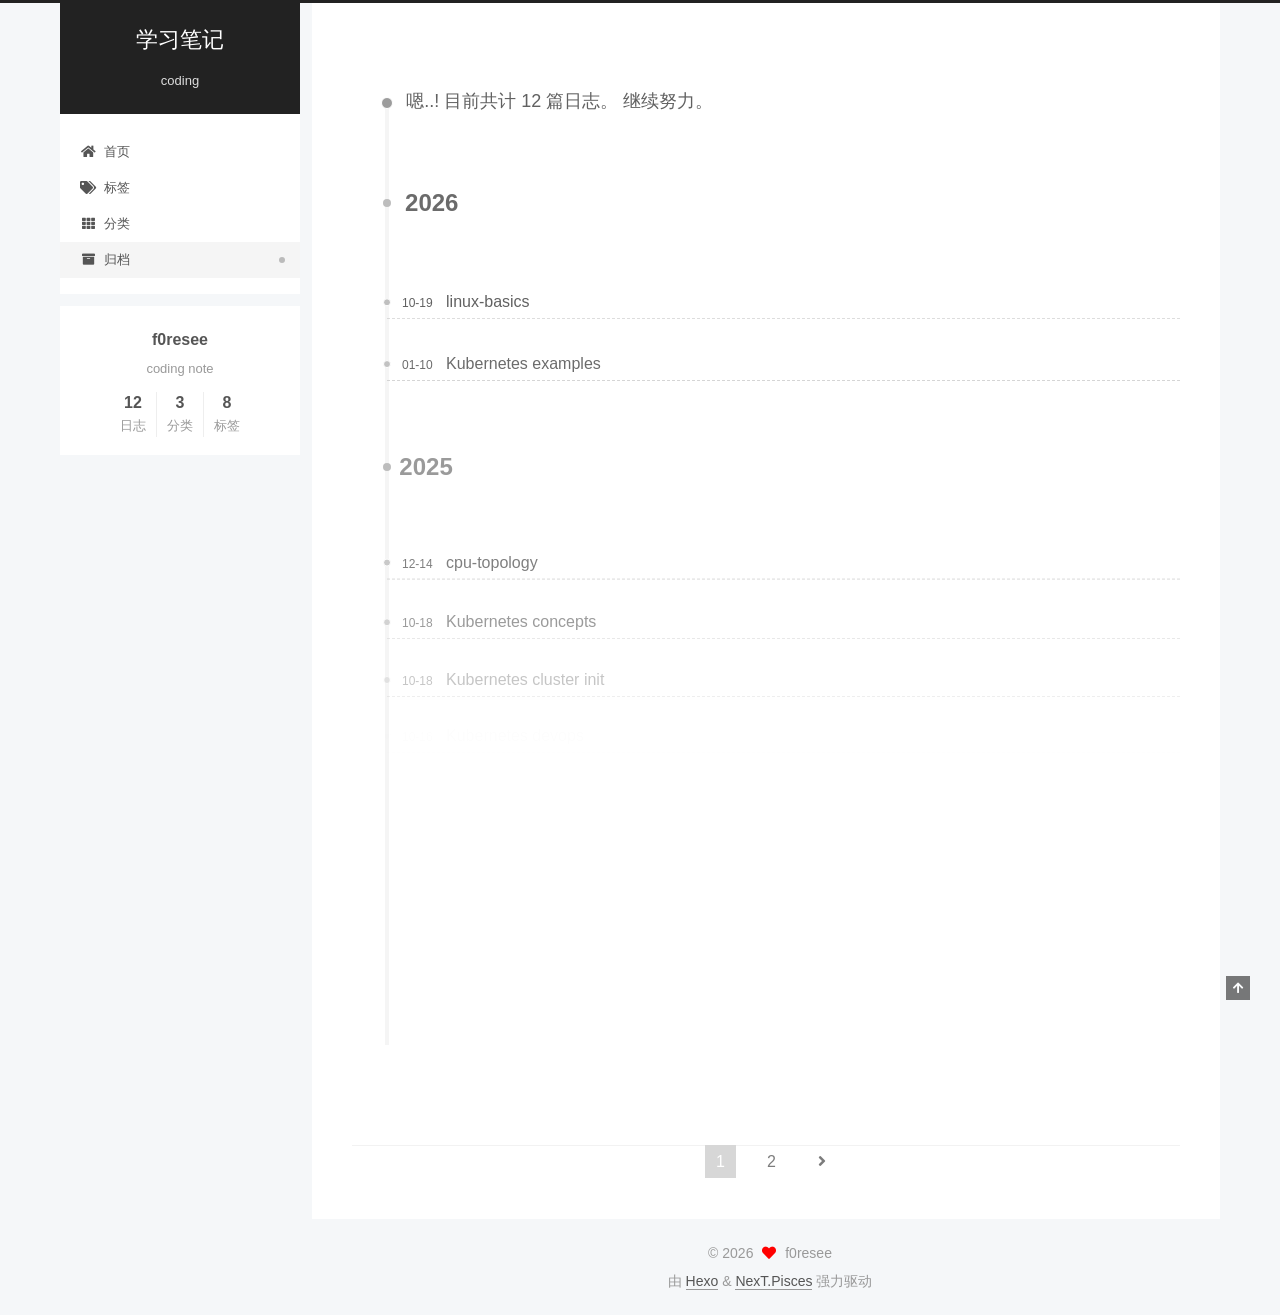
<file: archives/index.html>
<!DOCTYPE html>
<html lang="zh-CN">
<head>
  <meta charset="UTF-8">
<meta name="viewport" content="width=device-width, initial-scale=1, maximum-scale=2">
<meta name="theme-color" content="#222">
<meta name="generator" content="Hexo 7.3.0">
  <link rel="apple-touch-icon" sizes="180x180" href="/images/apple-touch-icon-next.png">
  <link rel="icon" type="image/png" sizes="32x32" href="/images/favicon-32x32-next.png">
  <link rel="icon" type="image/png" sizes="16x16" href="/images/favicon-16x16-next.png">
  <link rel="mask-icon" href="/images/logo.svg" color="#222">

<link rel="stylesheet" href="/css/main.css">


<link rel="stylesheet" href="/lib/font-awesome/css/all.min.css">

<script id="hexo-configurations">
    var NexT = window.NexT || {};
    var CONFIG = {"hostname":"f0resee.github.io","root":"/","scheme":"Pisces","version":"7.8.0","exturl":false,"sidebar":{"position":"left","display":"post","padding":18,"offset":12,"onmobile":false},"copycode":{"enable":false,"show_result":false,"style":null},"back2top":{"enable":true,"sidebar":false,"scrollpercent":false},"bookmark":{"enable":false,"color":"#222","save":"auto"},"fancybox":false,"mediumzoom":false,"lazyload":false,"pangu":false,"comments":{"style":"tabs","active":null,"storage":true,"lazyload":false,"nav":null},"algolia":{"hits":{"per_page":10},"labels":{"input_placeholder":"Search for Posts","hits_empty":"We didn't find any results for the search: ${query}","hits_stats":"${hits} results found in ${time} ms"}},"localsearch":{"enable":false,"trigger":"auto","top_n_per_article":1,"unescape":false,"preload":false},"motion":{"enable":true,"async":false,"transition":{"post_block":"fadeIn","post_header":"slideDownIn","post_body":"slideDownIn","coll_header":"slideLeftIn","sidebar":"slideUpIn"}}};
  </script>

  <meta name="description" content="coding note">
<meta property="og:type" content="website">
<meta property="og:title" content="学习笔记">
<meta property="og:url" content="https://f0resee.github.io/archives/index.html">
<meta property="og:site_name" content="学习笔记">
<meta property="og:description" content="coding note">
<meta property="og:locale" content="zh_CN">
<meta property="article:author" content="f0resee">
<meta name="twitter:card" content="summary">

<link rel="canonical" href="https://f0resee.github.io/archives/">


<script id="page-configurations">
  // https://hexo.io/docs/variables.html
  CONFIG.page = {
    sidebar: "",
    isHome : false,
    isPost : false,
    lang   : 'zh-CN'
  };
</script>

  <title>归档 | 学习笔记</title>
  






  <noscript>
  <style>
  .use-motion .brand,
  .use-motion .menu-item,
  .sidebar-inner,
  .use-motion .post-block,
  .use-motion .pagination,
  .use-motion .comments,
  .use-motion .post-header,
  .use-motion .post-body,
  .use-motion .collection-header { opacity: initial; }

  .use-motion .site-title,
  .use-motion .site-subtitle {
    opacity: initial;
    top: initial;
  }

  .use-motion .logo-line-before i { left: initial; }
  .use-motion .logo-line-after i { right: initial; }
  </style>
</noscript>

</head>

<body itemscope itemtype="http://schema.org/WebPage">
  <div class="container use-motion">
    <div class="headband"></div>

    <header class="header" itemscope itemtype="http://schema.org/WPHeader">
      <div class="header-inner"><div class="site-brand-container">
  <div class="site-nav-toggle">
    <div class="toggle" aria-label="切换导航栏">
      <span class="toggle-line toggle-line-first"></span>
      <span class="toggle-line toggle-line-middle"></span>
      <span class="toggle-line toggle-line-last"></span>
    </div>
  </div>

  <div class="site-meta">

    <a href="/" class="brand" rel="start">
      <span class="logo-line-before"><i></i></span>
      <h1 class="site-title">学习笔记</h1>
      <span class="logo-line-after"><i></i></span>
    </a>
      <p class="site-subtitle" itemprop="description">coding</p>
  </div>

  <div class="site-nav-right">
    <div class="toggle popup-trigger">
    </div>
  </div>
</div>




<nav class="site-nav">
  <ul id="menu" class="main-menu menu">
        <li class="menu-item menu-item-home">

    <a href="/" rel="section"><i class="fa fa-home fa-fw"></i>首页</a>

  </li>
        <li class="menu-item menu-item-tags">

    <a href="/tags/" rel="section"><i class="fa fa-tags fa-fw"></i>标签</a>

  </li>
        <li class="menu-item menu-item-categories">

    <a href="/categories/" rel="section"><i class="fa fa-th fa-fw"></i>分类</a>

  </li>
        <li class="menu-item menu-item-archives">

    <a href="/archives/" rel="section"><i class="fa fa-archive fa-fw"></i>归档</a>

  </li>
  </ul>
</nav>




</div>
    </header>

    
  <div class="back-to-top">
    <i class="fa fa-arrow-up"></i>
    <span>0%</span>
  </div>


    <main class="main">
      <div class="main-inner">
        <div class="content-wrap">
          

          <div class="content archive">
            

  
  
  
  <div class="post-block">
    <div class="posts-collapse">
      <div class="collection-title">
        <span class="collection-header">嗯..! 目前共计 12 篇日志。 继续努力。</span>
      </div>

      
    <div class="collection-year">
      <span class="collection-header">2026</span>
    </div>

  <article itemscope itemtype="http://schema.org/Article">
    <header class="post-header">

      <div class="post-meta">
        <time itemprop="dateCreated"
              datetime="2026-10-19T01:24:15+08:00"
              content="2026-10-19">
          10-19
        </time>
      </div>

      <div class="post-title">
          <a class="post-title-link" href="/2026/10/19/linux-basics/" itemprop="url">
            <span itemprop="name">linux-basics</span>
          </a>
      </div>

    </header>
  </article>

  <article itemscope itemtype="http://schema.org/Article">
    <header class="post-header">

      <div class="post-meta">
        <time itemprop="dateCreated"
              datetime="2026-01-10T20:22:23+08:00"
              content="2026-01-10">
          01-10
        </time>
      </div>

      <div class="post-title">
          <a class="post-title-link" href="/2026/01/10/kubernetes-examples/" itemprop="url">
            <span itemprop="name">Kubernetes examples</span>
          </a>
      </div>

    </header>
  </article>
    <div class="collection-year">
      <span class="collection-header">2025</span>
    </div>

  <article itemscope itemtype="http://schema.org/Article">
    <header class="post-header">

      <div class="post-meta">
        <time itemprop="dateCreated"
              datetime="2025-12-14T13:13:29+08:00"
              content="2025-12-14">
          12-14
        </time>
      </div>

      <div class="post-title">
          <a class="post-title-link" href="/2025/12/14/cpu-topology/" itemprop="url">
            <span itemprop="name">cpu-topology</span>
          </a>
      </div>

    </header>
  </article>

  <article itemscope itemtype="http://schema.org/Article">
    <header class="post-header">

      <div class="post-meta">
        <time itemprop="dateCreated"
              datetime="2025-10-18T15:40:35+08:00"
              content="2025-10-18">
          10-18
        </time>
      </div>

      <div class="post-title">
          <a class="post-title-link" href="/2025/10/18/kubernetes-concepts/" itemprop="url">
            <span itemprop="name">Kubernetes concepts</span>
          </a>
      </div>

    </header>
  </article>

  <article itemscope itemtype="http://schema.org/Article">
    <header class="post-header">

      <div class="post-meta">
        <time itemprop="dateCreated"
              datetime="2025-10-18T09:46:59+08:00"
              content="2025-10-18">
          10-18
        </time>
      </div>

      <div class="post-title">
          <a class="post-title-link" href="/2025/10/18/kubernetes-cluster-init/" itemprop="url">
            <span itemprop="name">Kubernetes cluster init</span>
          </a>
      </div>

    </header>
  </article>

  <article itemscope itemtype="http://schema.org/Article">
    <header class="post-header">

      <div class="post-meta">
        <time itemprop="dateCreated"
              datetime="2025-10-16T22:37:22+08:00"
              content="2025-10-16">
          10-16
        </time>
      </div>

      <div class="post-title">
          <a class="post-title-link" href="/2025/10/16/kubernetes-devops/" itemprop="url">
            <span itemprop="name">Kubernetes devops</span>
          </a>
      </div>

    </header>
  </article>

  <article itemscope itemtype="http://schema.org/Article">
    <header class="post-header">

      <div class="post-meta">
        <time itemprop="dateCreated"
              datetime="2025-10-11T20:15:42+08:00"
              content="2025-10-11">
          10-11
        </time>
      </div>

      <div class="post-title">
          <a class="post-title-link" href="/2025/10/11/linux-cgroups/" itemprop="url">
            <span itemprop="name">Linux cgroups</span>
          </a>
      </div>

    </header>
  </article>

  <article itemscope itemtype="http://schema.org/Article">
    <header class="post-header">

      <div class="post-meta">
        <time itemprop="dateCreated"
              datetime="2025-09-28T23:43:02+08:00"
              content="2025-09-28">
          09-28
        </time>
      </div>

      <div class="post-title">
          <a class="post-title-link" href="/2025/09/28/fuction-as-a-service/" itemprop="url">
            <span itemprop="name">Function as a service</span>
          </a>
      </div>

    </header>
  </article>

  <article itemscope itemtype="http://schema.org/Article">
    <header class="post-header">

      <div class="post-meta">
        <time itemprop="dateCreated"
              datetime="2025-09-08T22:39:36+08:00"
              content="2025-09-08">
          09-08
        </time>
      </div>

      <div class="post-title">
          <a class="post-title-link" href="/2025/09/08/web-auth/" itemprop="url">
            <span itemprop="name">Authentication and authorization</span>
          </a>
      </div>

    </header>
  </article>

  <article itemscope itemtype="http://schema.org/Article">
    <header class="post-header">

      <div class="post-meta">
        <time itemprop="dateCreated"
              datetime="2025-09-02T22:00:53+08:00"
              content="2025-09-02">
          09-02
        </time>
      </div>

      <div class="post-title">
          <a class="post-title-link" href="/2025/09/02/golang-interface/" itemprop="url">
            <span itemprop="name">Golang interface best practice</span>
          </a>
      </div>

    </header>
  </article>


    </div>
  </div>
  
  
  

  
  <nav class="pagination">
    <span class="page-number current">1</span><a class="page-number" href="/archives/page/2/">2</a><a class="extend next" rel="next" href="/archives/page/2/"><i class="fa fa-angle-right" aria-label="下一页"></i></a>
  </nav>



          </div>
          

<script>
  window.addEventListener('tabs:register', () => {
    let { activeClass } = CONFIG.comments;
    if (CONFIG.comments.storage) {
      activeClass = localStorage.getItem('comments_active') || activeClass;
    }
    if (activeClass) {
      let activeTab = document.querySelector(`a[href="#comment-${activeClass}"]`);
      if (activeTab) {
        activeTab.click();
      }
    }
  });
  if (CONFIG.comments.storage) {
    window.addEventListener('tabs:click', event => {
      if (!event.target.matches('.tabs-comment .tab-content .tab-pane')) return;
      let commentClass = event.target.classList[1];
      localStorage.setItem('comments_active', commentClass);
    });
  }
</script>

        </div>
          
  
  <div class="toggle sidebar-toggle">
    <span class="toggle-line toggle-line-first"></span>
    <span class="toggle-line toggle-line-middle"></span>
    <span class="toggle-line toggle-line-last"></span>
  </div>

  <aside class="sidebar">
    <div class="sidebar-inner">

      <ul class="sidebar-nav motion-element">
        <li class="sidebar-nav-toc">
          文章目录
        </li>
        <li class="sidebar-nav-overview">
          站点概览
        </li>
      </ul>

      <!--noindex-->
      <div class="post-toc-wrap sidebar-panel">
      </div>
      <!--/noindex-->

      <div class="site-overview-wrap sidebar-panel">
        <div class="site-author motion-element" itemprop="author" itemscope itemtype="http://schema.org/Person">
  <p class="site-author-name" itemprop="name">f0resee</p>
  <div class="site-description" itemprop="description">coding note</div>
</div>
<div class="site-state-wrap motion-element">
  <nav class="site-state">
      <div class="site-state-item site-state-posts">
          <a href="/archives/">
        
          <span class="site-state-item-count">12</span>
          <span class="site-state-item-name">日志</span>
        </a>
      </div>
      <div class="site-state-item site-state-categories">
            <a href="/categories/">
          
        <span class="site-state-item-count">3</span>
        <span class="site-state-item-name">分类</span></a>
      </div>
      <div class="site-state-item site-state-tags">
            <a href="/tags/">
          
        <span class="site-state-item-count">8</span>
        <span class="site-state-item-name">标签</span></a>
      </div>
  </nav>
</div>



      </div>

    </div>
  </aside>
  <div id="sidebar-dimmer"></div>


      </div>
    </main>

    <footer class="footer">
      <div class="footer-inner">
        

        

<div class="copyright">
  
  &copy; 
  <span itemprop="copyrightYear">2026</span>
  <span class="with-love">
    <i class="fa fa-heart"></i>
  </span>
  <span class="author" itemprop="copyrightHolder">f0resee</span>
</div>
  <div class="powered-by">由 <a href="https://hexo.io/" class="theme-link" rel="noopener" target="_blank">Hexo</a> & <a href="https://pisces.theme-next.org/" class="theme-link" rel="noopener" target="_blank">NexT.Pisces</a> 强力驱动
  </div>

        








      </div>
    </footer>
  </div>

  
  <script src="/lib/anime.min.js"></script>
  <script src="/lib/velocity/velocity.min.js"></script>
  <script src="/lib/velocity/velocity.ui.min.js"></script>

<script src="/js/utils.js"></script>

<script src="/js/motion.js"></script>


<script src="/js/schemes/pisces.js"></script>


<script src="/js/next-boot.js"></script>




  















  

  

</body>
</html>
</file>
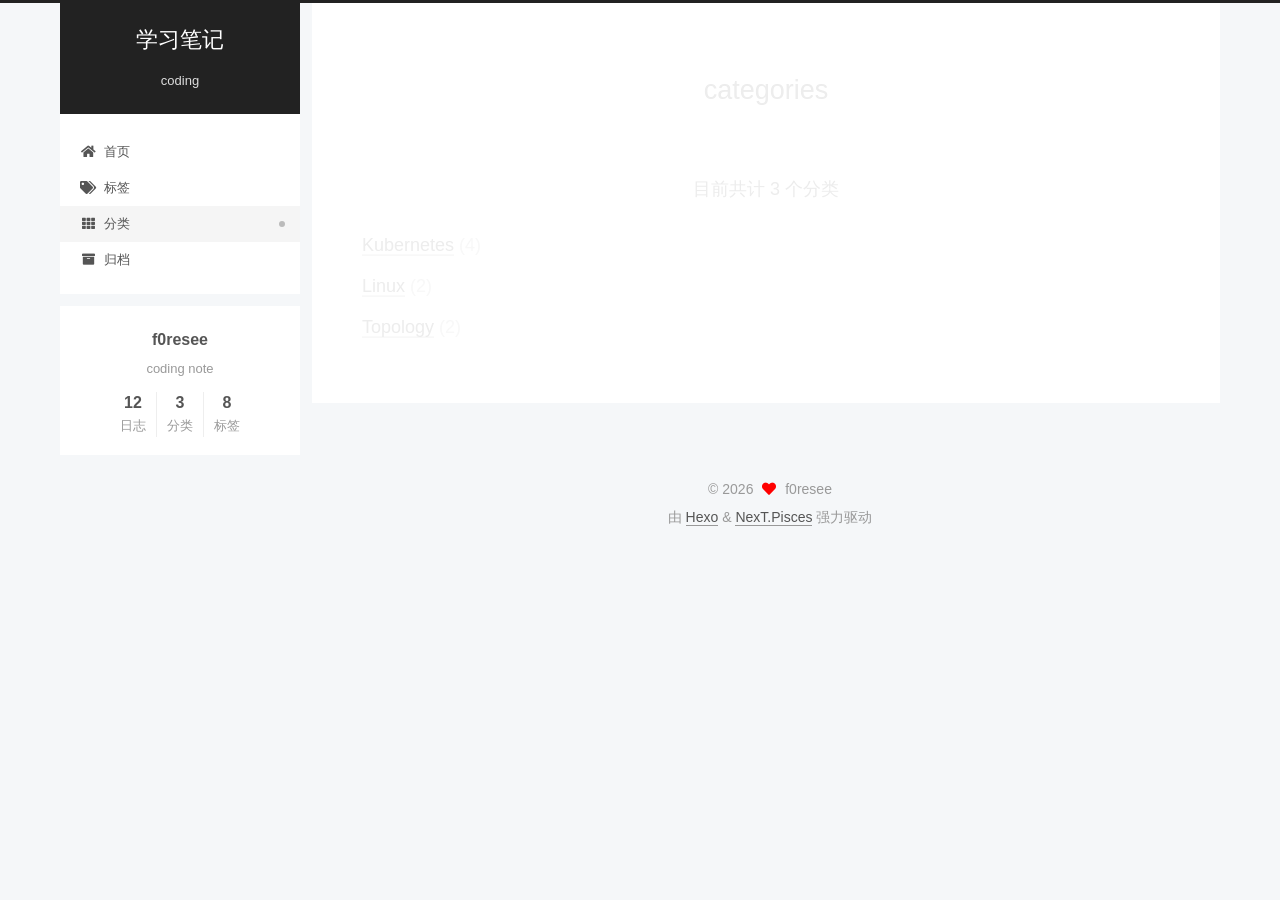
<file: categories/index.html>
<!DOCTYPE html>
<html lang="zh-CN">
<head>
  <meta charset="UTF-8">
<meta name="viewport" content="width=device-width, initial-scale=1, maximum-scale=2">
<meta name="theme-color" content="#222">
<meta name="generator" content="Hexo 7.3.0">
  <link rel="apple-touch-icon" sizes="180x180" href="/images/apple-touch-icon-next.png">
  <link rel="icon" type="image/png" sizes="32x32" href="/images/favicon-32x32-next.png">
  <link rel="icon" type="image/png" sizes="16x16" href="/images/favicon-16x16-next.png">
  <link rel="mask-icon" href="/images/logo.svg" color="#222">

<link rel="stylesheet" href="/css/main.css">


<link rel="stylesheet" href="/lib/font-awesome/css/all.min.css">

<script id="hexo-configurations">
    var NexT = window.NexT || {};
    var CONFIG = {"hostname":"f0resee.github.io","root":"/","scheme":"Pisces","version":"7.8.0","exturl":false,"sidebar":{"position":"left","display":"post","padding":18,"offset":12,"onmobile":false},"copycode":{"enable":false,"show_result":false,"style":null},"back2top":{"enable":true,"sidebar":false,"scrollpercent":false},"bookmark":{"enable":false,"color":"#222","save":"auto"},"fancybox":false,"mediumzoom":false,"lazyload":false,"pangu":false,"comments":{"style":"tabs","active":null,"storage":true,"lazyload":false,"nav":null},"algolia":{"hits":{"per_page":10},"labels":{"input_placeholder":"Search for Posts","hits_empty":"We didn't find any results for the search: ${query}","hits_stats":"${hits} results found in ${time} ms"}},"localsearch":{"enable":false,"trigger":"auto","top_n_per_article":1,"unescape":false,"preload":false},"motion":{"enable":true,"async":false,"transition":{"post_block":"fadeIn","post_header":"slideDownIn","post_body":"slideDownIn","coll_header":"slideLeftIn","sidebar":"slideUpIn"}}};
  </script>

  <meta name="description" content="coding note">
<meta property="og:type" content="website">
<meta property="og:title" content="categories">
<meta property="og:url" content="https://f0resee.github.io/categories/index.html">
<meta property="og:site_name" content="学习笔记">
<meta property="og:description" content="coding note">
<meta property="og:locale" content="zh_CN">
<meta property="article:published_time" content="2025-10-12T08:32:55.000Z">
<meta property="article:modified_time" content="2025-10-12T08:33:13.969Z">
<meta property="article:author" content="f0resee">
<meta name="twitter:card" content="summary">

<link rel="canonical" href="https://f0resee.github.io/categories/">


<script id="page-configurations">
  // https://hexo.io/docs/variables.html
  CONFIG.page = {
    sidebar: "",
    isHome : false,
    isPost : false,
    lang   : 'zh-CN'
  };
</script>

  <title>categories | 学习笔记
</title>
  






  <noscript>
  <style>
  .use-motion .brand,
  .use-motion .menu-item,
  .sidebar-inner,
  .use-motion .post-block,
  .use-motion .pagination,
  .use-motion .comments,
  .use-motion .post-header,
  .use-motion .post-body,
  .use-motion .collection-header { opacity: initial; }

  .use-motion .site-title,
  .use-motion .site-subtitle {
    opacity: initial;
    top: initial;
  }

  .use-motion .logo-line-before i { left: initial; }
  .use-motion .logo-line-after i { right: initial; }
  </style>
</noscript>

</head>

<body itemscope itemtype="http://schema.org/WebPage">
  <div class="container use-motion">
    <div class="headband"></div>

    <header class="header" itemscope itemtype="http://schema.org/WPHeader">
      <div class="header-inner"><div class="site-brand-container">
  <div class="site-nav-toggle">
    <div class="toggle" aria-label="切换导航栏">
      <span class="toggle-line toggle-line-first"></span>
      <span class="toggle-line toggle-line-middle"></span>
      <span class="toggle-line toggle-line-last"></span>
    </div>
  </div>

  <div class="site-meta">

    <a href="/" class="brand" rel="start">
      <span class="logo-line-before"><i></i></span>
      <h1 class="site-title">学习笔记</h1>
      <span class="logo-line-after"><i></i></span>
    </a>
      <p class="site-subtitle" itemprop="description">coding</p>
  </div>

  <div class="site-nav-right">
    <div class="toggle popup-trigger">
    </div>
  </div>
</div>




<nav class="site-nav">
  <ul id="menu" class="main-menu menu">
        <li class="menu-item menu-item-home">

    <a href="/" rel="section"><i class="fa fa-home fa-fw"></i>首页</a>

  </li>
        <li class="menu-item menu-item-tags">

    <a href="/tags/" rel="section"><i class="fa fa-tags fa-fw"></i>标签</a>

  </li>
        <li class="menu-item menu-item-categories">

    <a href="/categories/" rel="section"><i class="fa fa-th fa-fw"></i>分类</a>

  </li>
        <li class="menu-item menu-item-archives">

    <a href="/archives/" rel="section"><i class="fa fa-archive fa-fw"></i>归档</a>

  </li>
  </ul>
</nav>




</div>
    </header>

    
  <div class="back-to-top">
    <i class="fa fa-arrow-up"></i>
    <span>0%</span>
  </div>


    <main class="main">
      <div class="main-inner">
        <div class="content-wrap">
          
  
  

          <div class="content page posts-expand">
            

    
    
    
    <div class="post-block" lang="zh-CN">
      <header class="post-header">

<h1 class="post-title" itemprop="name headline">categories
</h1>

<div class="post-meta">
  

</div>

</header>

      
      
      
      <div class="post-body">
          <div class="category-all-page">
            <div class="category-all-title">
              目前共计 3 个分类
            </div>
            <div class="category-all">
              <ul class="category-list"><li class="category-list-item"><a class="category-list-link" href="/categories/Kubernetes/">Kubernetes</a><span class="category-list-count">4</span></li><li class="category-list-item"><a class="category-list-link" href="/categories/Linux/">Linux</a><span class="category-list-count">2</span></li><li class="category-list-item"><a class="category-list-link" href="/categories/Topology/">Topology</a><span class="category-list-count">2</span></li></ul>
            </div>
          </div>
        
      </div>
      
      
      
    </div>
    

    
    
    


          </div>
          

<script>
  window.addEventListener('tabs:register', () => {
    let { activeClass } = CONFIG.comments;
    if (CONFIG.comments.storage) {
      activeClass = localStorage.getItem('comments_active') || activeClass;
    }
    if (activeClass) {
      let activeTab = document.querySelector(`a[href="#comment-${activeClass}"]`);
      if (activeTab) {
        activeTab.click();
      }
    }
  });
  if (CONFIG.comments.storage) {
    window.addEventListener('tabs:click', event => {
      if (!event.target.matches('.tabs-comment .tab-content .tab-pane')) return;
      let commentClass = event.target.classList[1];
      localStorage.setItem('comments_active', commentClass);
    });
  }
</script>

        </div>
          
  
  <div class="toggle sidebar-toggle">
    <span class="toggle-line toggle-line-first"></span>
    <span class="toggle-line toggle-line-middle"></span>
    <span class="toggle-line toggle-line-last"></span>
  </div>

  <aside class="sidebar">
    <div class="sidebar-inner">

      <ul class="sidebar-nav motion-element">
        <li class="sidebar-nav-toc">
          文章目录
        </li>
        <li class="sidebar-nav-overview">
          站点概览
        </li>
      </ul>

      <!--noindex-->
      <div class="post-toc-wrap sidebar-panel">
      </div>
      <!--/noindex-->

      <div class="site-overview-wrap sidebar-panel">
        <div class="site-author motion-element" itemprop="author" itemscope itemtype="http://schema.org/Person">
  <p class="site-author-name" itemprop="name">f0resee</p>
  <div class="site-description" itemprop="description">coding note</div>
</div>
<div class="site-state-wrap motion-element">
  <nav class="site-state">
      <div class="site-state-item site-state-posts">
          <a href="/archives/">
        
          <span class="site-state-item-count">12</span>
          <span class="site-state-item-name">日志</span>
        </a>
      </div>
      <div class="site-state-item site-state-categories">
            <a href="/categories/">
          
        <span class="site-state-item-count">3</span>
        <span class="site-state-item-name">分类</span></a>
      </div>
      <div class="site-state-item site-state-tags">
            <a href="/tags/">
          
        <span class="site-state-item-count">8</span>
        <span class="site-state-item-name">标签</span></a>
      </div>
  </nav>
</div>



      </div>

    </div>
  </aside>
  <div id="sidebar-dimmer"></div>


      </div>
    </main>

    <footer class="footer">
      <div class="footer-inner">
        

        

<div class="copyright">
  
  &copy; 
  <span itemprop="copyrightYear">2026</span>
  <span class="with-love">
    <i class="fa fa-heart"></i>
  </span>
  <span class="author" itemprop="copyrightHolder">f0resee</span>
</div>
  <div class="powered-by">由 <a href="https://hexo.io/" class="theme-link" rel="noopener" target="_blank">Hexo</a> & <a href="https://pisces.theme-next.org/" class="theme-link" rel="noopener" target="_blank">NexT.Pisces</a> 强力驱动
  </div>

        








      </div>
    </footer>
  </div>

  
  <script src="/lib/anime.min.js"></script>
  <script src="/lib/velocity/velocity.min.js"></script>
  <script src="/lib/velocity/velocity.ui.min.js"></script>

<script src="/js/utils.js"></script>

<script src="/js/motion.js"></script>


<script src="/js/schemes/pisces.js"></script>


<script src="/js/next-boot.js"></script>




  















  

  

</body>
</html>
</file>
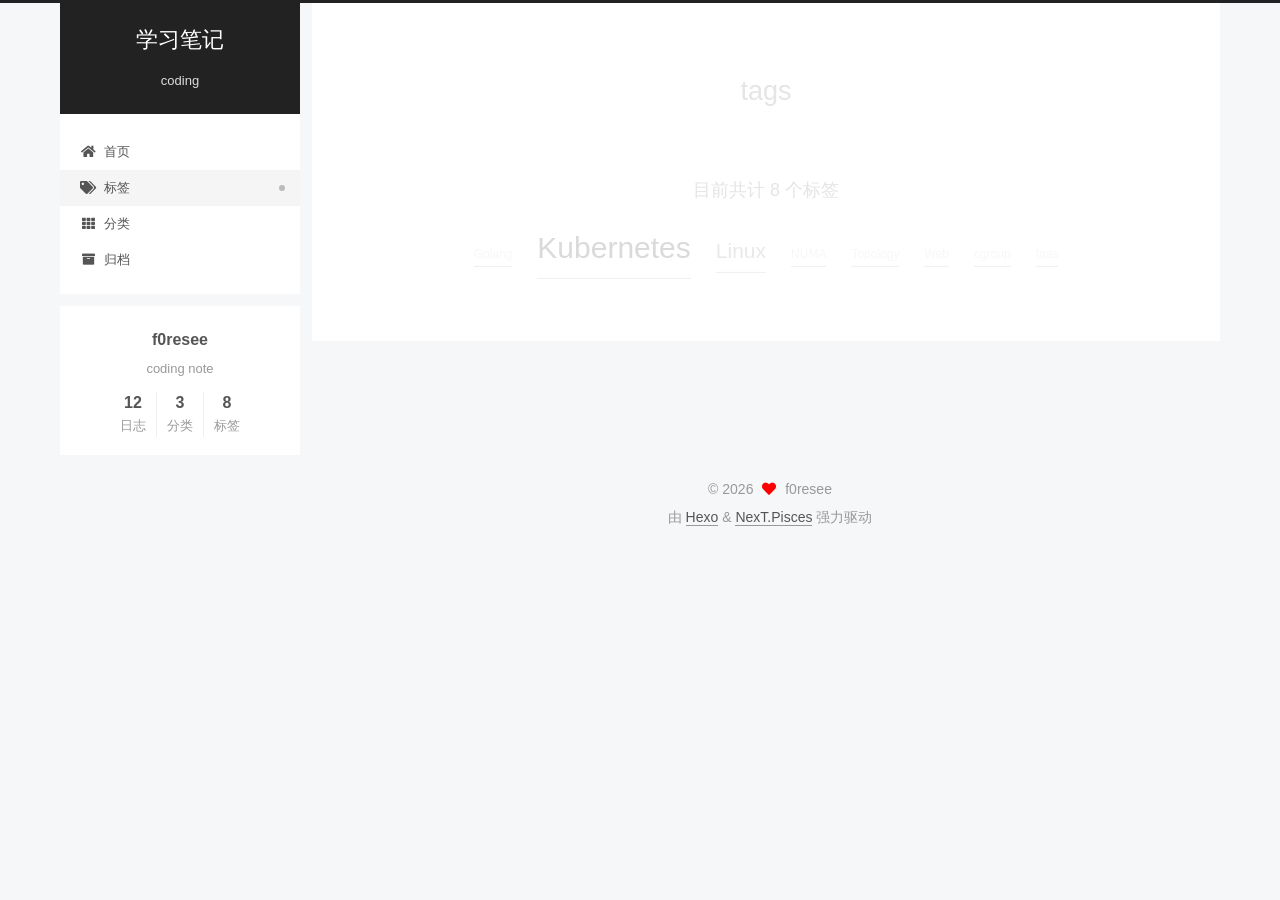
<file: tags/index.html>
<!DOCTYPE html>
<html lang="zh-CN">
<head>
  <meta charset="UTF-8">
<meta name="viewport" content="width=device-width, initial-scale=1, maximum-scale=2">
<meta name="theme-color" content="#222">
<meta name="generator" content="Hexo 7.3.0">
  <link rel="apple-touch-icon" sizes="180x180" href="/images/apple-touch-icon-next.png">
  <link rel="icon" type="image/png" sizes="32x32" href="/images/favicon-32x32-next.png">
  <link rel="icon" type="image/png" sizes="16x16" href="/images/favicon-16x16-next.png">
  <link rel="mask-icon" href="/images/logo.svg" color="#222">

<link rel="stylesheet" href="/css/main.css">


<link rel="stylesheet" href="/lib/font-awesome/css/all.min.css">

<script id="hexo-configurations">
    var NexT = window.NexT || {};
    var CONFIG = {"hostname":"f0resee.github.io","root":"/","scheme":"Pisces","version":"7.8.0","exturl":false,"sidebar":{"position":"left","display":"post","padding":18,"offset":12,"onmobile":false},"copycode":{"enable":false,"show_result":false,"style":null},"back2top":{"enable":true,"sidebar":false,"scrollpercent":false},"bookmark":{"enable":false,"color":"#222","save":"auto"},"fancybox":false,"mediumzoom":false,"lazyload":false,"pangu":false,"comments":{"style":"tabs","active":null,"storage":true,"lazyload":false,"nav":null},"algolia":{"hits":{"per_page":10},"labels":{"input_placeholder":"Search for Posts","hits_empty":"We didn't find any results for the search: ${query}","hits_stats":"${hits} results found in ${time} ms"}},"localsearch":{"enable":false,"trigger":"auto","top_n_per_article":1,"unescape":false,"preload":false},"motion":{"enable":true,"async":false,"transition":{"post_block":"fadeIn","post_header":"slideDownIn","post_body":"slideDownIn","coll_header":"slideLeftIn","sidebar":"slideUpIn"}}};
  </script>

  <meta name="description" content="coding note">
<meta property="og:type" content="website">
<meta property="og:title" content="tags">
<meta property="og:url" content="https://f0resee.github.io/tags/index.html">
<meta property="og:site_name" content="学习笔记">
<meta property="og:description" content="coding note">
<meta property="og:locale" content="zh_CN">
<meta property="article:published_time" content="2025-10-12T08:17:43.000Z">
<meta property="article:modified_time" content="2025-10-12T08:32:14.348Z">
<meta property="article:author" content="f0resee">
<meta name="twitter:card" content="summary">

<link rel="canonical" href="https://f0resee.github.io/tags/">


<script id="page-configurations">
  // https://hexo.io/docs/variables.html
  CONFIG.page = {
    sidebar: "",
    isHome : false,
    isPost : false,
    lang   : 'zh-CN'
  };
</script>

  <title>tags | 学习笔记
</title>
  






  <noscript>
  <style>
  .use-motion .brand,
  .use-motion .menu-item,
  .sidebar-inner,
  .use-motion .post-block,
  .use-motion .pagination,
  .use-motion .comments,
  .use-motion .post-header,
  .use-motion .post-body,
  .use-motion .collection-header { opacity: initial; }

  .use-motion .site-title,
  .use-motion .site-subtitle {
    opacity: initial;
    top: initial;
  }

  .use-motion .logo-line-before i { left: initial; }
  .use-motion .logo-line-after i { right: initial; }
  </style>
</noscript>

</head>

<body itemscope itemtype="http://schema.org/WebPage">
  <div class="container use-motion">
    <div class="headband"></div>

    <header class="header" itemscope itemtype="http://schema.org/WPHeader">
      <div class="header-inner"><div class="site-brand-container">
  <div class="site-nav-toggle">
    <div class="toggle" aria-label="切换导航栏">
      <span class="toggle-line toggle-line-first"></span>
      <span class="toggle-line toggle-line-middle"></span>
      <span class="toggle-line toggle-line-last"></span>
    </div>
  </div>

  <div class="site-meta">

    <a href="/" class="brand" rel="start">
      <span class="logo-line-before"><i></i></span>
      <h1 class="site-title">学习笔记</h1>
      <span class="logo-line-after"><i></i></span>
    </a>
      <p class="site-subtitle" itemprop="description">coding</p>
  </div>

  <div class="site-nav-right">
    <div class="toggle popup-trigger">
    </div>
  </div>
</div>




<nav class="site-nav">
  <ul id="menu" class="main-menu menu">
        <li class="menu-item menu-item-home">

    <a href="/" rel="section"><i class="fa fa-home fa-fw"></i>首页</a>

  </li>
        <li class="menu-item menu-item-tags">

    <a href="/tags/" rel="section"><i class="fa fa-tags fa-fw"></i>标签</a>

  </li>
        <li class="menu-item menu-item-categories">

    <a href="/categories/" rel="section"><i class="fa fa-th fa-fw"></i>分类</a>

  </li>
        <li class="menu-item menu-item-archives">

    <a href="/archives/" rel="section"><i class="fa fa-archive fa-fw"></i>归档</a>

  </li>
  </ul>
</nav>




</div>
    </header>

    
  <div class="back-to-top">
    <i class="fa fa-arrow-up"></i>
    <span>0%</span>
  </div>


    <main class="main">
      <div class="main-inner">
        <div class="content-wrap">
          
  
  

          <div class="content page posts-expand">
            

    
    
    
    <div class="post-block" lang="zh-CN">
      <header class="post-header">

<h1 class="post-title" itemprop="name headline">tags
</h1>

<div class="post-meta">
  

</div>

</header>

      
      
      
      <div class="post-body">
          <div class="tag-cloud">
            <div class="tag-cloud-title">
              目前共计 8 个标签
            </div>
            <div class="tag-cloud-tags">
              <a href="/tags/Golang/" style="font-size: 12px; color: #ccc">Golang</a> <a href="/tags/Kubernetes/" style="font-size: 30px; color: #111">Kubernetes</a> <a href="/tags/Linux/" style="font-size: 21px; color: #6f6f6f">Linux</a> <a href="/tags/NUMA/" style="font-size: 12px; color: #ccc">NUMA</a> <a href="/tags/Topology/" style="font-size: 12px; color: #ccc">Topology</a> <a href="/tags/Web/" style="font-size: 12px; color: #ccc">Web</a> <a href="/tags/cgroup/" style="font-size: 12px; color: #ccc">cgroup</a> <a href="/tags/faas/" style="font-size: 12px; color: #ccc">faas</a>
            </div>
          </div>
        
      </div>
      
      
      
    </div>
    

    
    
    


          </div>
          

<script>
  window.addEventListener('tabs:register', () => {
    let { activeClass } = CONFIG.comments;
    if (CONFIG.comments.storage) {
      activeClass = localStorage.getItem('comments_active') || activeClass;
    }
    if (activeClass) {
      let activeTab = document.querySelector(`a[href="#comment-${activeClass}"]`);
      if (activeTab) {
        activeTab.click();
      }
    }
  });
  if (CONFIG.comments.storage) {
    window.addEventListener('tabs:click', event => {
      if (!event.target.matches('.tabs-comment .tab-content .tab-pane')) return;
      let commentClass = event.target.classList[1];
      localStorage.setItem('comments_active', commentClass);
    });
  }
</script>

        </div>
          
  
  <div class="toggle sidebar-toggle">
    <span class="toggle-line toggle-line-first"></span>
    <span class="toggle-line toggle-line-middle"></span>
    <span class="toggle-line toggle-line-last"></span>
  </div>

  <aside class="sidebar">
    <div class="sidebar-inner">

      <ul class="sidebar-nav motion-element">
        <li class="sidebar-nav-toc">
          文章目录
        </li>
        <li class="sidebar-nav-overview">
          站点概览
        </li>
      </ul>

      <!--noindex-->
      <div class="post-toc-wrap sidebar-panel">
      </div>
      <!--/noindex-->

      <div class="site-overview-wrap sidebar-panel">
        <div class="site-author motion-element" itemprop="author" itemscope itemtype="http://schema.org/Person">
  <p class="site-author-name" itemprop="name">f0resee</p>
  <div class="site-description" itemprop="description">coding note</div>
</div>
<div class="site-state-wrap motion-element">
  <nav class="site-state">
      <div class="site-state-item site-state-posts">
          <a href="/archives/">
        
          <span class="site-state-item-count">12</span>
          <span class="site-state-item-name">日志</span>
        </a>
      </div>
      <div class="site-state-item site-state-categories">
            <a href="/categories/">
          
        <span class="site-state-item-count">3</span>
        <span class="site-state-item-name">分类</span></a>
      </div>
      <div class="site-state-item site-state-tags">
            <a href="/tags/">
          
        <span class="site-state-item-count">8</span>
        <span class="site-state-item-name">标签</span></a>
      </div>
  </nav>
</div>



      </div>

    </div>
  </aside>
  <div id="sidebar-dimmer"></div>


      </div>
    </main>

    <footer class="footer">
      <div class="footer-inner">
        

        

<div class="copyright">
  
  &copy; 
  <span itemprop="copyrightYear">2026</span>
  <span class="with-love">
    <i class="fa fa-heart"></i>
  </span>
  <span class="author" itemprop="copyrightHolder">f0resee</span>
</div>
  <div class="powered-by">由 <a href="https://hexo.io/" class="theme-link" rel="noopener" target="_blank">Hexo</a> & <a href="https://pisces.theme-next.org/" class="theme-link" rel="noopener" target="_blank">NexT.Pisces</a> 强力驱动
  </div>

        








      </div>
    </footer>
  </div>

  
  <script src="/lib/anime.min.js"></script>
  <script src="/lib/velocity/velocity.min.js"></script>
  <script src="/lib/velocity/velocity.ui.min.js"></script>

<script src="/js/utils.js"></script>

<script src="/js/motion.js"></script>


<script src="/js/schemes/pisces.js"></script>


<script src="/js/next-boot.js"></script>




  















  

  

</body>
</html>
</file>
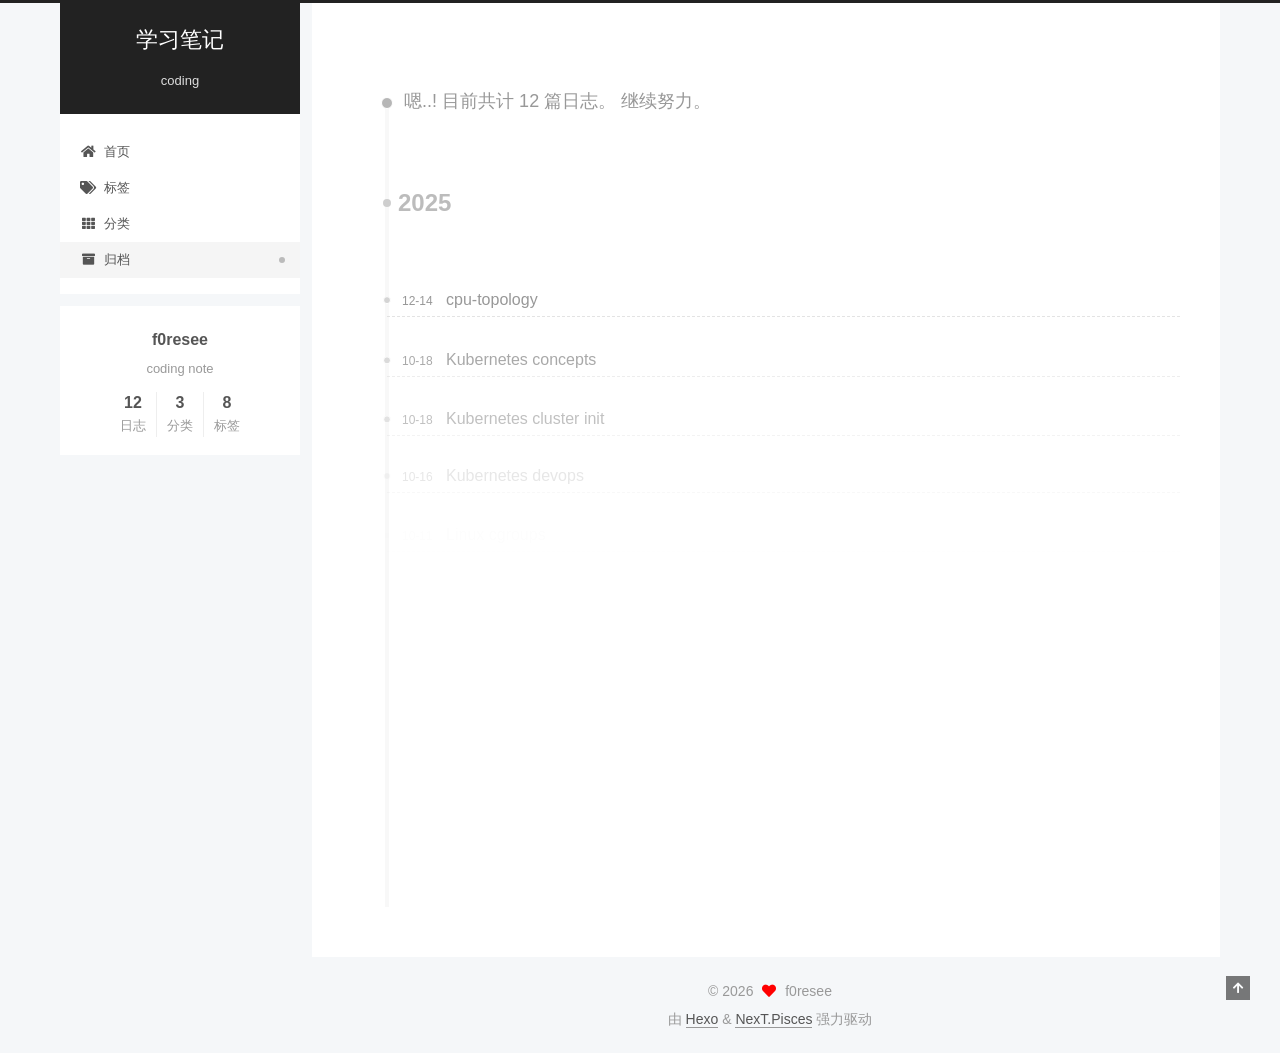
<file: archives/2025/index.html>
<!DOCTYPE html>
<html lang="zh-CN">
<head>
  <meta charset="UTF-8">
<meta name="viewport" content="width=device-width, initial-scale=1, maximum-scale=2">
<meta name="theme-color" content="#222">
<meta name="generator" content="Hexo 7.3.0">
  <link rel="apple-touch-icon" sizes="180x180" href="/images/apple-touch-icon-next.png">
  <link rel="icon" type="image/png" sizes="32x32" href="/images/favicon-32x32-next.png">
  <link rel="icon" type="image/png" sizes="16x16" href="/images/favicon-16x16-next.png">
  <link rel="mask-icon" href="/images/logo.svg" color="#222">

<link rel="stylesheet" href="/css/main.css">


<link rel="stylesheet" href="/lib/font-awesome/css/all.min.css">

<script id="hexo-configurations">
    var NexT = window.NexT || {};
    var CONFIG = {"hostname":"f0resee.github.io","root":"/","scheme":"Pisces","version":"7.8.0","exturl":false,"sidebar":{"position":"left","display":"post","padding":18,"offset":12,"onmobile":false},"copycode":{"enable":false,"show_result":false,"style":null},"back2top":{"enable":true,"sidebar":false,"scrollpercent":false},"bookmark":{"enable":false,"color":"#222","save":"auto"},"fancybox":false,"mediumzoom":false,"lazyload":false,"pangu":false,"comments":{"style":"tabs","active":null,"storage":true,"lazyload":false,"nav":null},"algolia":{"hits":{"per_page":10},"labels":{"input_placeholder":"Search for Posts","hits_empty":"We didn't find any results for the search: ${query}","hits_stats":"${hits} results found in ${time} ms"}},"localsearch":{"enable":false,"trigger":"auto","top_n_per_article":1,"unescape":false,"preload":false},"motion":{"enable":true,"async":false,"transition":{"post_block":"fadeIn","post_header":"slideDownIn","post_body":"slideDownIn","coll_header":"slideLeftIn","sidebar":"slideUpIn"}}};
  </script>

  <meta name="description" content="coding note">
<meta property="og:type" content="website">
<meta property="og:title" content="学习笔记">
<meta property="og:url" content="https://f0resee.github.io/archives/2025/index.html">
<meta property="og:site_name" content="学习笔记">
<meta property="og:description" content="coding note">
<meta property="og:locale" content="zh_CN">
<meta property="article:author" content="f0resee">
<meta name="twitter:card" content="summary">

<link rel="canonical" href="https://f0resee.github.io/archives/2025/">


<script id="page-configurations">
  // https://hexo.io/docs/variables.html
  CONFIG.page = {
    sidebar: "",
    isHome : false,
    isPost : false,
    lang   : 'zh-CN'
  };
</script>

  <title>归档 | 学习笔记</title>
  






  <noscript>
  <style>
  .use-motion .brand,
  .use-motion .menu-item,
  .sidebar-inner,
  .use-motion .post-block,
  .use-motion .pagination,
  .use-motion .comments,
  .use-motion .post-header,
  .use-motion .post-body,
  .use-motion .collection-header { opacity: initial; }

  .use-motion .site-title,
  .use-motion .site-subtitle {
    opacity: initial;
    top: initial;
  }

  .use-motion .logo-line-before i { left: initial; }
  .use-motion .logo-line-after i { right: initial; }
  </style>
</noscript>

</head>

<body itemscope itemtype="http://schema.org/WebPage">
  <div class="container use-motion">
    <div class="headband"></div>

    <header class="header" itemscope itemtype="http://schema.org/WPHeader">
      <div class="header-inner"><div class="site-brand-container">
  <div class="site-nav-toggle">
    <div class="toggle" aria-label="切换导航栏">
      <span class="toggle-line toggle-line-first"></span>
      <span class="toggle-line toggle-line-middle"></span>
      <span class="toggle-line toggle-line-last"></span>
    </div>
  </div>

  <div class="site-meta">

    <a href="/" class="brand" rel="start">
      <span class="logo-line-before"><i></i></span>
      <h1 class="site-title">学习笔记</h1>
      <span class="logo-line-after"><i></i></span>
    </a>
      <p class="site-subtitle" itemprop="description">coding</p>
  </div>

  <div class="site-nav-right">
    <div class="toggle popup-trigger">
    </div>
  </div>
</div>




<nav class="site-nav">
  <ul id="menu" class="main-menu menu">
        <li class="menu-item menu-item-home">

    <a href="/" rel="section"><i class="fa fa-home fa-fw"></i>首页</a>

  </li>
        <li class="menu-item menu-item-tags">

    <a href="/tags/" rel="section"><i class="fa fa-tags fa-fw"></i>标签</a>

  </li>
        <li class="menu-item menu-item-categories">

    <a href="/categories/" rel="section"><i class="fa fa-th fa-fw"></i>分类</a>

  </li>
        <li class="menu-item menu-item-archives">

    <a href="/archives/" rel="section"><i class="fa fa-archive fa-fw"></i>归档</a>

  </li>
  </ul>
</nav>




</div>
    </header>

    
  <div class="back-to-top">
    <i class="fa fa-arrow-up"></i>
    <span>0%</span>
  </div>


    <main class="main">
      <div class="main-inner">
        <div class="content-wrap">
          

          <div class="content archive">
            

  
  
  
  <div class="post-block">
    <div class="posts-collapse">
      <div class="collection-title">
        <span class="collection-header">嗯..! 目前共计 12 篇日志。 继续努力。</span>
      </div>

      
    <div class="collection-year">
      <span class="collection-header">2025</span>
    </div>

  <article itemscope itemtype="http://schema.org/Article">
    <header class="post-header">

      <div class="post-meta">
        <time itemprop="dateCreated"
              datetime="2025-12-14T13:13:29+08:00"
              content="2025-12-14">
          12-14
        </time>
      </div>

      <div class="post-title">
          <a class="post-title-link" href="/2025/12/14/cpu-topology/" itemprop="url">
            <span itemprop="name">cpu-topology</span>
          </a>
      </div>

    </header>
  </article>

  <article itemscope itemtype="http://schema.org/Article">
    <header class="post-header">

      <div class="post-meta">
        <time itemprop="dateCreated"
              datetime="2025-10-18T15:40:35+08:00"
              content="2025-10-18">
          10-18
        </time>
      </div>

      <div class="post-title">
          <a class="post-title-link" href="/2025/10/18/kubernetes-concepts/" itemprop="url">
            <span itemprop="name">Kubernetes concepts</span>
          </a>
      </div>

    </header>
  </article>

  <article itemscope itemtype="http://schema.org/Article">
    <header class="post-header">

      <div class="post-meta">
        <time itemprop="dateCreated"
              datetime="2025-10-18T09:46:59+08:00"
              content="2025-10-18">
          10-18
        </time>
      </div>

      <div class="post-title">
          <a class="post-title-link" href="/2025/10/18/kubernetes-cluster-init/" itemprop="url">
            <span itemprop="name">Kubernetes cluster init</span>
          </a>
      </div>

    </header>
  </article>

  <article itemscope itemtype="http://schema.org/Article">
    <header class="post-header">

      <div class="post-meta">
        <time itemprop="dateCreated"
              datetime="2025-10-16T22:37:22+08:00"
              content="2025-10-16">
          10-16
        </time>
      </div>

      <div class="post-title">
          <a class="post-title-link" href="/2025/10/16/kubernetes-devops/" itemprop="url">
            <span itemprop="name">Kubernetes devops</span>
          </a>
      </div>

    </header>
  </article>

  <article itemscope itemtype="http://schema.org/Article">
    <header class="post-header">

      <div class="post-meta">
        <time itemprop="dateCreated"
              datetime="2025-10-11T20:15:42+08:00"
              content="2025-10-11">
          10-11
        </time>
      </div>

      <div class="post-title">
          <a class="post-title-link" href="/2025/10/11/linux-cgroups/" itemprop="url">
            <span itemprop="name">Linux cgroups</span>
          </a>
      </div>

    </header>
  </article>

  <article itemscope itemtype="http://schema.org/Article">
    <header class="post-header">

      <div class="post-meta">
        <time itemprop="dateCreated"
              datetime="2025-09-28T23:43:02+08:00"
              content="2025-09-28">
          09-28
        </time>
      </div>

      <div class="post-title">
          <a class="post-title-link" href="/2025/09/28/fuction-as-a-service/" itemprop="url">
            <span itemprop="name">Function as a service</span>
          </a>
      </div>

    </header>
  </article>

  <article itemscope itemtype="http://schema.org/Article">
    <header class="post-header">

      <div class="post-meta">
        <time itemprop="dateCreated"
              datetime="2025-09-08T22:39:36+08:00"
              content="2025-09-08">
          09-08
        </time>
      </div>

      <div class="post-title">
          <a class="post-title-link" href="/2025/09/08/web-auth/" itemprop="url">
            <span itemprop="name">Authentication and authorization</span>
          </a>
      </div>

    </header>
  </article>

  <article itemscope itemtype="http://schema.org/Article">
    <header class="post-header">

      <div class="post-meta">
        <time itemprop="dateCreated"
              datetime="2025-09-02T22:00:53+08:00"
              content="2025-09-02">
          09-02
        </time>
      </div>

      <div class="post-title">
          <a class="post-title-link" href="/2025/09/02/golang-interface/" itemprop="url">
            <span itemprop="name">Golang interface best practice</span>
          </a>
      </div>

    </header>
  </article>

  <article itemscope itemtype="http://schema.org/Article">
    <header class="post-header">

      <div class="post-meta">
        <time itemprop="dateCreated"
              datetime="2025-08-07T21:37:07+08:00"
              content="2025-08-07">
          08-07
        </time>
      </div>

      <div class="post-title">
          <a class="post-title-link" href="/2025/08/07/kubernetes-memory-manager/" itemprop="url">
            <span itemprop="name">Kubernetes NUMA-aware Memory Manager</span>
          </a>
      </div>

    </header>
  </article>

  <article itemscope itemtype="http://schema.org/Article">
    <header class="post-header">

      <div class="post-meta">
        <time itemprop="dateCreated"
              datetime="2025-08-01T20:08:21+08:00"
              content="2025-08-01">
          08-01
        </time>
      </div>

      <div class="post-title">
          <a class="post-title-link" href="/2025/08/01/linux-commands/" itemprop="url">
            <span itemprop="name">Linux commands</span>
          </a>
      </div>

    </header>
  </article>


    </div>
  </div>
  
  
  

  



          </div>
          

<script>
  window.addEventListener('tabs:register', () => {
    let { activeClass } = CONFIG.comments;
    if (CONFIG.comments.storage) {
      activeClass = localStorage.getItem('comments_active') || activeClass;
    }
    if (activeClass) {
      let activeTab = document.querySelector(`a[href="#comment-${activeClass}"]`);
      if (activeTab) {
        activeTab.click();
      }
    }
  });
  if (CONFIG.comments.storage) {
    window.addEventListener('tabs:click', event => {
      if (!event.target.matches('.tabs-comment .tab-content .tab-pane')) return;
      let commentClass = event.target.classList[1];
      localStorage.setItem('comments_active', commentClass);
    });
  }
</script>

        </div>
          
  
  <div class="toggle sidebar-toggle">
    <span class="toggle-line toggle-line-first"></span>
    <span class="toggle-line toggle-line-middle"></span>
    <span class="toggle-line toggle-line-last"></span>
  </div>

  <aside class="sidebar">
    <div class="sidebar-inner">

      <ul class="sidebar-nav motion-element">
        <li class="sidebar-nav-toc">
          文章目录
        </li>
        <li class="sidebar-nav-overview">
          站点概览
        </li>
      </ul>

      <!--noindex-->
      <div class="post-toc-wrap sidebar-panel">
      </div>
      <!--/noindex-->

      <div class="site-overview-wrap sidebar-panel">
        <div class="site-author motion-element" itemprop="author" itemscope itemtype="http://schema.org/Person">
  <p class="site-author-name" itemprop="name">f0resee</p>
  <div class="site-description" itemprop="description">coding note</div>
</div>
<div class="site-state-wrap motion-element">
  <nav class="site-state">
      <div class="site-state-item site-state-posts">
          <a href="/archives/">
        
          <span class="site-state-item-count">12</span>
          <span class="site-state-item-name">日志</span>
        </a>
      </div>
      <div class="site-state-item site-state-categories">
            <a href="/categories/">
          
        <span class="site-state-item-count">3</span>
        <span class="site-state-item-name">分类</span></a>
      </div>
      <div class="site-state-item site-state-tags">
            <a href="/tags/">
          
        <span class="site-state-item-count">8</span>
        <span class="site-state-item-name">标签</span></a>
      </div>
  </nav>
</div>



      </div>

    </div>
  </aside>
  <div id="sidebar-dimmer"></div>


      </div>
    </main>

    <footer class="footer">
      <div class="footer-inner">
        

        

<div class="copyright">
  
  &copy; 
  <span itemprop="copyrightYear">2026</span>
  <span class="with-love">
    <i class="fa fa-heart"></i>
  </span>
  <span class="author" itemprop="copyrightHolder">f0resee</span>
</div>
  <div class="powered-by">由 <a href="https://hexo.io/" class="theme-link" rel="noopener" target="_blank">Hexo</a> & <a href="https://pisces.theme-next.org/" class="theme-link" rel="noopener" target="_blank">NexT.Pisces</a> 强力驱动
  </div>

        








      </div>
    </footer>
  </div>

  
  <script src="/lib/anime.min.js"></script>
  <script src="/lib/velocity/velocity.min.js"></script>
  <script src="/lib/velocity/velocity.ui.min.js"></script>

<script src="/js/utils.js"></script>

<script src="/js/motion.js"></script>


<script src="/js/schemes/pisces.js"></script>


<script src="/js/next-boot.js"></script>




  















  

  

</body>
</html>
</file>
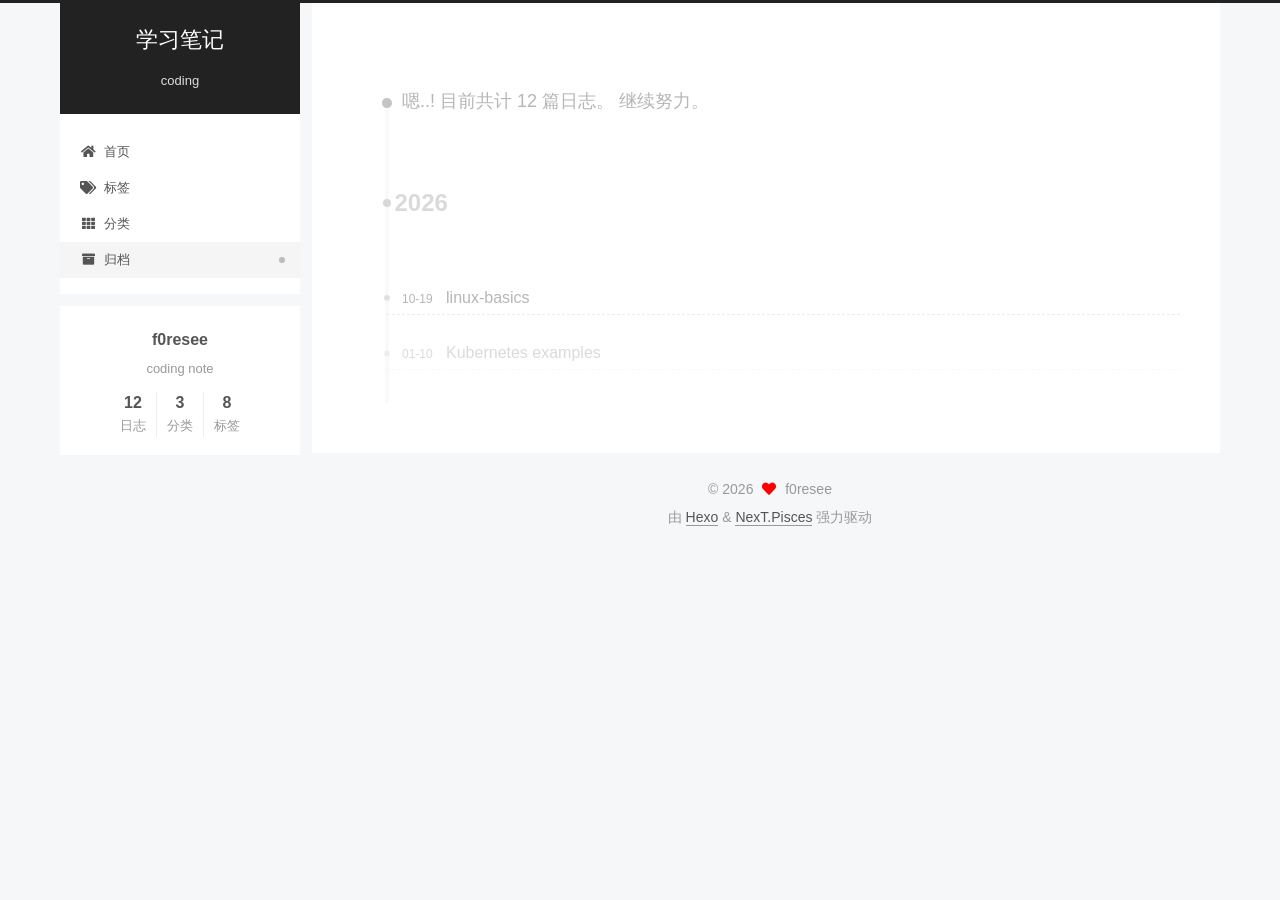
<file: archives/2026/index.html>
<!DOCTYPE html>
<html lang="zh-CN">
<head>
  <meta charset="UTF-8">
<meta name="viewport" content="width=device-width, initial-scale=1, maximum-scale=2">
<meta name="theme-color" content="#222">
<meta name="generator" content="Hexo 7.3.0">
  <link rel="apple-touch-icon" sizes="180x180" href="/images/apple-touch-icon-next.png">
  <link rel="icon" type="image/png" sizes="32x32" href="/images/favicon-32x32-next.png">
  <link rel="icon" type="image/png" sizes="16x16" href="/images/favicon-16x16-next.png">
  <link rel="mask-icon" href="/images/logo.svg" color="#222">

<link rel="stylesheet" href="/css/main.css">


<link rel="stylesheet" href="/lib/font-awesome/css/all.min.css">

<script id="hexo-configurations">
    var NexT = window.NexT || {};
    var CONFIG = {"hostname":"f0resee.github.io","root":"/","scheme":"Pisces","version":"7.8.0","exturl":false,"sidebar":{"position":"left","display":"post","padding":18,"offset":12,"onmobile":false},"copycode":{"enable":false,"show_result":false,"style":null},"back2top":{"enable":true,"sidebar":false,"scrollpercent":false},"bookmark":{"enable":false,"color":"#222","save":"auto"},"fancybox":false,"mediumzoom":false,"lazyload":false,"pangu":false,"comments":{"style":"tabs","active":null,"storage":true,"lazyload":false,"nav":null},"algolia":{"hits":{"per_page":10},"labels":{"input_placeholder":"Search for Posts","hits_empty":"We didn't find any results for the search: ${query}","hits_stats":"${hits} results found in ${time} ms"}},"localsearch":{"enable":false,"trigger":"auto","top_n_per_article":1,"unescape":false,"preload":false},"motion":{"enable":true,"async":false,"transition":{"post_block":"fadeIn","post_header":"slideDownIn","post_body":"slideDownIn","coll_header":"slideLeftIn","sidebar":"slideUpIn"}}};
  </script>

  <meta name="description" content="coding note">
<meta property="og:type" content="website">
<meta property="og:title" content="学习笔记">
<meta property="og:url" content="https://f0resee.github.io/archives/2026/index.html">
<meta property="og:site_name" content="学习笔记">
<meta property="og:description" content="coding note">
<meta property="og:locale" content="zh_CN">
<meta property="article:author" content="f0resee">
<meta name="twitter:card" content="summary">

<link rel="canonical" href="https://f0resee.github.io/archives/2026/">


<script id="page-configurations">
  // https://hexo.io/docs/variables.html
  CONFIG.page = {
    sidebar: "",
    isHome : false,
    isPost : false,
    lang   : 'zh-CN'
  };
</script>

  <title>归档 | 学习笔记</title>
  






  <noscript>
  <style>
  .use-motion .brand,
  .use-motion .menu-item,
  .sidebar-inner,
  .use-motion .post-block,
  .use-motion .pagination,
  .use-motion .comments,
  .use-motion .post-header,
  .use-motion .post-body,
  .use-motion .collection-header { opacity: initial; }

  .use-motion .site-title,
  .use-motion .site-subtitle {
    opacity: initial;
    top: initial;
  }

  .use-motion .logo-line-before i { left: initial; }
  .use-motion .logo-line-after i { right: initial; }
  </style>
</noscript>

</head>

<body itemscope itemtype="http://schema.org/WebPage">
  <div class="container use-motion">
    <div class="headband"></div>

    <header class="header" itemscope itemtype="http://schema.org/WPHeader">
      <div class="header-inner"><div class="site-brand-container">
  <div class="site-nav-toggle">
    <div class="toggle" aria-label="切换导航栏">
      <span class="toggle-line toggle-line-first"></span>
      <span class="toggle-line toggle-line-middle"></span>
      <span class="toggle-line toggle-line-last"></span>
    </div>
  </div>

  <div class="site-meta">

    <a href="/" class="brand" rel="start">
      <span class="logo-line-before"><i></i></span>
      <h1 class="site-title">学习笔记</h1>
      <span class="logo-line-after"><i></i></span>
    </a>
      <p class="site-subtitle" itemprop="description">coding</p>
  </div>

  <div class="site-nav-right">
    <div class="toggle popup-trigger">
    </div>
  </div>
</div>




<nav class="site-nav">
  <ul id="menu" class="main-menu menu">
        <li class="menu-item menu-item-home">

    <a href="/" rel="section"><i class="fa fa-home fa-fw"></i>首页</a>

  </li>
        <li class="menu-item menu-item-tags">

    <a href="/tags/" rel="section"><i class="fa fa-tags fa-fw"></i>标签</a>

  </li>
        <li class="menu-item menu-item-categories">

    <a href="/categories/" rel="section"><i class="fa fa-th fa-fw"></i>分类</a>

  </li>
        <li class="menu-item menu-item-archives">

    <a href="/archives/" rel="section"><i class="fa fa-archive fa-fw"></i>归档</a>

  </li>
  </ul>
</nav>




</div>
    </header>

    
  <div class="back-to-top">
    <i class="fa fa-arrow-up"></i>
    <span>0%</span>
  </div>


    <main class="main">
      <div class="main-inner">
        <div class="content-wrap">
          

          <div class="content archive">
            

  
  
  
  <div class="post-block">
    <div class="posts-collapse">
      <div class="collection-title">
        <span class="collection-header">嗯..! 目前共计 12 篇日志。 继续努力。</span>
      </div>

      
    <div class="collection-year">
      <span class="collection-header">2026</span>
    </div>

  <article itemscope itemtype="http://schema.org/Article">
    <header class="post-header">

      <div class="post-meta">
        <time itemprop="dateCreated"
              datetime="2026-10-19T01:24:15+08:00"
              content="2026-10-19">
          10-19
        </time>
      </div>

      <div class="post-title">
          <a class="post-title-link" href="/2026/10/19/linux-basics/" itemprop="url">
            <span itemprop="name">linux-basics</span>
          </a>
      </div>

    </header>
  </article>

  <article itemscope itemtype="http://schema.org/Article">
    <header class="post-header">

      <div class="post-meta">
        <time itemprop="dateCreated"
              datetime="2026-01-10T20:22:23+08:00"
              content="2026-01-10">
          01-10
        </time>
      </div>

      <div class="post-title">
          <a class="post-title-link" href="/2026/01/10/kubernetes-examples/" itemprop="url">
            <span itemprop="name">Kubernetes examples</span>
          </a>
      </div>

    </header>
  </article>


    </div>
  </div>
  
  
  

  



          </div>
          

<script>
  window.addEventListener('tabs:register', () => {
    let { activeClass } = CONFIG.comments;
    if (CONFIG.comments.storage) {
      activeClass = localStorage.getItem('comments_active') || activeClass;
    }
    if (activeClass) {
      let activeTab = document.querySelector(`a[href="#comment-${activeClass}"]`);
      if (activeTab) {
        activeTab.click();
      }
    }
  });
  if (CONFIG.comments.storage) {
    window.addEventListener('tabs:click', event => {
      if (!event.target.matches('.tabs-comment .tab-content .tab-pane')) return;
      let commentClass = event.target.classList[1];
      localStorage.setItem('comments_active', commentClass);
    });
  }
</script>

        </div>
          
  
  <div class="toggle sidebar-toggle">
    <span class="toggle-line toggle-line-first"></span>
    <span class="toggle-line toggle-line-middle"></span>
    <span class="toggle-line toggle-line-last"></span>
  </div>

  <aside class="sidebar">
    <div class="sidebar-inner">

      <ul class="sidebar-nav motion-element">
        <li class="sidebar-nav-toc">
          文章目录
        </li>
        <li class="sidebar-nav-overview">
          站点概览
        </li>
      </ul>

      <!--noindex-->
      <div class="post-toc-wrap sidebar-panel">
      </div>
      <!--/noindex-->

      <div class="site-overview-wrap sidebar-panel">
        <div class="site-author motion-element" itemprop="author" itemscope itemtype="http://schema.org/Person">
  <p class="site-author-name" itemprop="name">f0resee</p>
  <div class="site-description" itemprop="description">coding note</div>
</div>
<div class="site-state-wrap motion-element">
  <nav class="site-state">
      <div class="site-state-item site-state-posts">
          <a href="/archives/">
        
          <span class="site-state-item-count">12</span>
          <span class="site-state-item-name">日志</span>
        </a>
      </div>
      <div class="site-state-item site-state-categories">
            <a href="/categories/">
          
        <span class="site-state-item-count">3</span>
        <span class="site-state-item-name">分类</span></a>
      </div>
      <div class="site-state-item site-state-tags">
            <a href="/tags/">
          
        <span class="site-state-item-count">8</span>
        <span class="site-state-item-name">标签</span></a>
      </div>
  </nav>
</div>



      </div>

    </div>
  </aside>
  <div id="sidebar-dimmer"></div>


      </div>
    </main>

    <footer class="footer">
      <div class="footer-inner">
        

        

<div class="copyright">
  
  &copy; 
  <span itemprop="copyrightYear">2026</span>
  <span class="with-love">
    <i class="fa fa-heart"></i>
  </span>
  <span class="author" itemprop="copyrightHolder">f0resee</span>
</div>
  <div class="powered-by">由 <a href="https://hexo.io/" class="theme-link" rel="noopener" target="_blank">Hexo</a> & <a href="https://pisces.theme-next.org/" class="theme-link" rel="noopener" target="_blank">NexT.Pisces</a> 强力驱动
  </div>

        








      </div>
    </footer>
  </div>

  
  <script src="/lib/anime.min.js"></script>
  <script src="/lib/velocity/velocity.min.js"></script>
  <script src="/lib/velocity/velocity.ui.min.js"></script>

<script src="/js/utils.js"></script>

<script src="/js/motion.js"></script>


<script src="/js/schemes/pisces.js"></script>


<script src="/js/next-boot.js"></script>




  















  

  

</body>
</html>
</file>
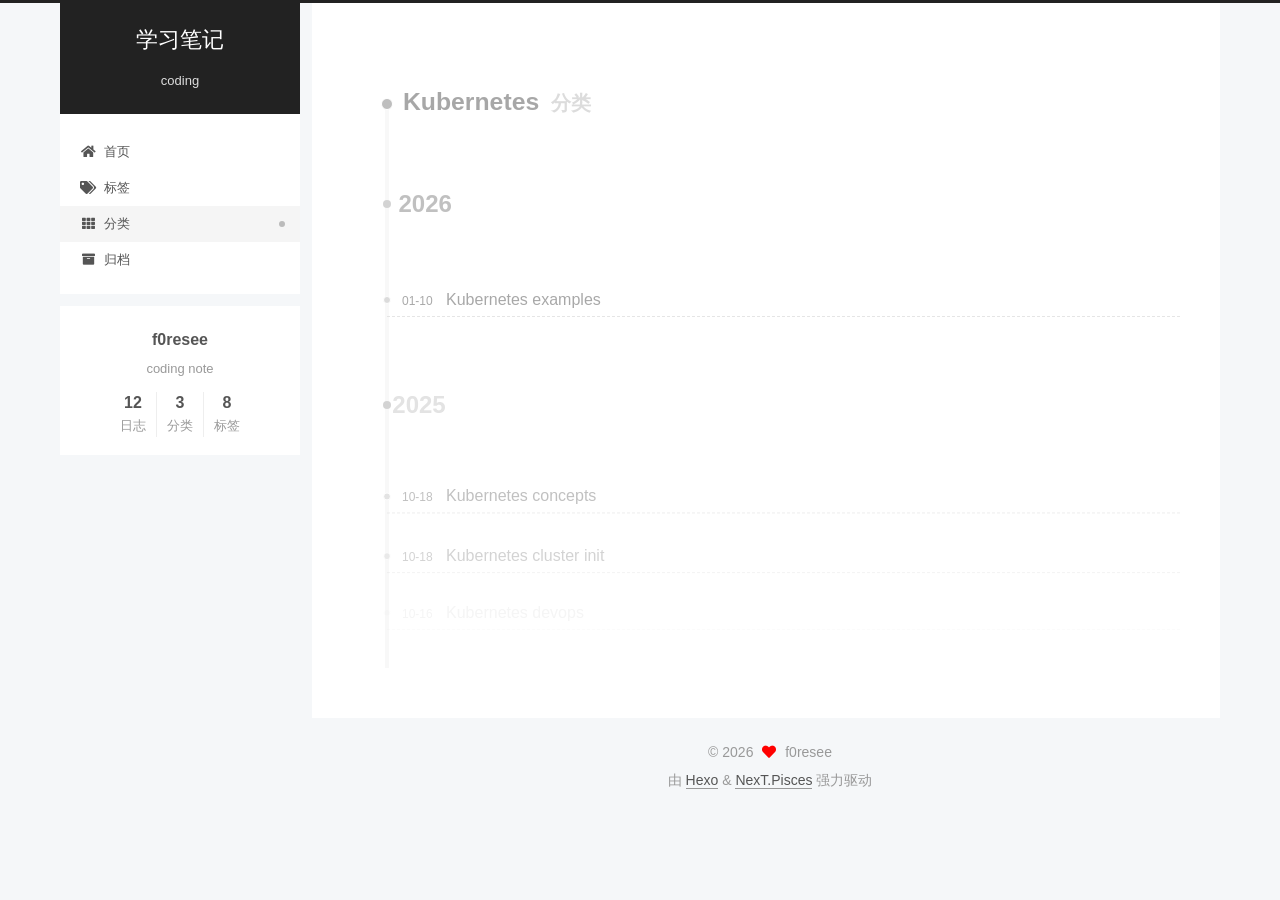
<file: categories/Kubernetes/index.html>
<!DOCTYPE html>
<html lang="zh-CN">
<head>
  <meta charset="UTF-8">
<meta name="viewport" content="width=device-width, initial-scale=1, maximum-scale=2">
<meta name="theme-color" content="#222">
<meta name="generator" content="Hexo 7.3.0">
  <link rel="apple-touch-icon" sizes="180x180" href="/images/apple-touch-icon-next.png">
  <link rel="icon" type="image/png" sizes="32x32" href="/images/favicon-32x32-next.png">
  <link rel="icon" type="image/png" sizes="16x16" href="/images/favicon-16x16-next.png">
  <link rel="mask-icon" href="/images/logo.svg" color="#222">

<link rel="stylesheet" href="/css/main.css">


<link rel="stylesheet" href="/lib/font-awesome/css/all.min.css">

<script id="hexo-configurations">
    var NexT = window.NexT || {};
    var CONFIG = {"hostname":"f0resee.github.io","root":"/","scheme":"Pisces","version":"7.8.0","exturl":false,"sidebar":{"position":"left","display":"post","padding":18,"offset":12,"onmobile":false},"copycode":{"enable":false,"show_result":false,"style":null},"back2top":{"enable":true,"sidebar":false,"scrollpercent":false},"bookmark":{"enable":false,"color":"#222","save":"auto"},"fancybox":false,"mediumzoom":false,"lazyload":false,"pangu":false,"comments":{"style":"tabs","active":null,"storage":true,"lazyload":false,"nav":null},"algolia":{"hits":{"per_page":10},"labels":{"input_placeholder":"Search for Posts","hits_empty":"We didn't find any results for the search: ${query}","hits_stats":"${hits} results found in ${time} ms"}},"localsearch":{"enable":false,"trigger":"auto","top_n_per_article":1,"unescape":false,"preload":false},"motion":{"enable":true,"async":false,"transition":{"post_block":"fadeIn","post_header":"slideDownIn","post_body":"slideDownIn","coll_header":"slideLeftIn","sidebar":"slideUpIn"}}};
  </script>

  <meta name="description" content="coding note">
<meta property="og:type" content="website">
<meta property="og:title" content="学习笔记">
<meta property="og:url" content="https://f0resee.github.io/categories/Kubernetes/index.html">
<meta property="og:site_name" content="学习笔记">
<meta property="og:description" content="coding note">
<meta property="og:locale" content="zh_CN">
<meta property="article:author" content="f0resee">
<meta name="twitter:card" content="summary">

<link rel="canonical" href="https://f0resee.github.io/categories/Kubernetes/">


<script id="page-configurations">
  // https://hexo.io/docs/variables.html
  CONFIG.page = {
    sidebar: "",
    isHome : false,
    isPost : false,
    lang   : 'zh-CN'
  };
</script>

  <title>分类: Kubernetes | 学习笔记</title>
  






  <noscript>
  <style>
  .use-motion .brand,
  .use-motion .menu-item,
  .sidebar-inner,
  .use-motion .post-block,
  .use-motion .pagination,
  .use-motion .comments,
  .use-motion .post-header,
  .use-motion .post-body,
  .use-motion .collection-header { opacity: initial; }

  .use-motion .site-title,
  .use-motion .site-subtitle {
    opacity: initial;
    top: initial;
  }

  .use-motion .logo-line-before i { left: initial; }
  .use-motion .logo-line-after i { right: initial; }
  </style>
</noscript>

</head>

<body itemscope itemtype="http://schema.org/WebPage">
  <div class="container use-motion">
    <div class="headband"></div>

    <header class="header" itemscope itemtype="http://schema.org/WPHeader">
      <div class="header-inner"><div class="site-brand-container">
  <div class="site-nav-toggle">
    <div class="toggle" aria-label="切换导航栏">
      <span class="toggle-line toggle-line-first"></span>
      <span class="toggle-line toggle-line-middle"></span>
      <span class="toggle-line toggle-line-last"></span>
    </div>
  </div>

  <div class="site-meta">

    <a href="/" class="brand" rel="start">
      <span class="logo-line-before"><i></i></span>
      <h1 class="site-title">学习笔记</h1>
      <span class="logo-line-after"><i></i></span>
    </a>
      <p class="site-subtitle" itemprop="description">coding</p>
  </div>

  <div class="site-nav-right">
    <div class="toggle popup-trigger">
    </div>
  </div>
</div>




<nav class="site-nav">
  <ul id="menu" class="main-menu menu">
        <li class="menu-item menu-item-home">

    <a href="/" rel="section"><i class="fa fa-home fa-fw"></i>首页</a>

  </li>
        <li class="menu-item menu-item-tags">

    <a href="/tags/" rel="section"><i class="fa fa-tags fa-fw"></i>标签</a>

  </li>
        <li class="menu-item menu-item-categories">

    <a href="/categories/" rel="section"><i class="fa fa-th fa-fw"></i>分类</a>

  </li>
        <li class="menu-item menu-item-archives">

    <a href="/archives/" rel="section"><i class="fa fa-archive fa-fw"></i>归档</a>

  </li>
  </ul>
</nav>




</div>
    </header>

    
  <div class="back-to-top">
    <i class="fa fa-arrow-up"></i>
    <span>0%</span>
  </div>


    <main class="main">
      <div class="main-inner">
        <div class="content-wrap">
          

          <div class="content category">
            

  
  
  
  <div class="post-block">
    <div class="posts-collapse">
      <div class="collection-title">
        <h2 class="collection-header">Kubernetes
          <small>分类</small>
        </h2>
      </div>

      
    <div class="collection-year">
      <span class="collection-header">2026</span>
    </div>

  <article itemscope itemtype="http://schema.org/Article">
    <header class="post-header">

      <div class="post-meta">
        <time itemprop="dateCreated"
              datetime="2026-01-10T20:22:23+08:00"
              content="2026-01-10">
          01-10
        </time>
      </div>

      <div class="post-title">
          <a class="post-title-link" href="/2026/01/10/kubernetes-examples/" itemprop="url">
            <span itemprop="name">Kubernetes examples</span>
          </a>
      </div>

    </header>
  </article>
    <div class="collection-year">
      <span class="collection-header">2025</span>
    </div>

  <article itemscope itemtype="http://schema.org/Article">
    <header class="post-header">

      <div class="post-meta">
        <time itemprop="dateCreated"
              datetime="2025-10-18T15:40:35+08:00"
              content="2025-10-18">
          10-18
        </time>
      </div>

      <div class="post-title">
          <a class="post-title-link" href="/2025/10/18/kubernetes-concepts/" itemprop="url">
            <span itemprop="name">Kubernetes concepts</span>
          </a>
      </div>

    </header>
  </article>

  <article itemscope itemtype="http://schema.org/Article">
    <header class="post-header">

      <div class="post-meta">
        <time itemprop="dateCreated"
              datetime="2025-10-18T09:46:59+08:00"
              content="2025-10-18">
          10-18
        </time>
      </div>

      <div class="post-title">
          <a class="post-title-link" href="/2025/10/18/kubernetes-cluster-init/" itemprop="url">
            <span itemprop="name">Kubernetes cluster init</span>
          </a>
      </div>

    </header>
  </article>

  <article itemscope itemtype="http://schema.org/Article">
    <header class="post-header">

      <div class="post-meta">
        <time itemprop="dateCreated"
              datetime="2025-10-16T22:37:22+08:00"
              content="2025-10-16">
          10-16
        </time>
      </div>

      <div class="post-title">
          <a class="post-title-link" href="/2025/10/16/kubernetes-devops/" itemprop="url">
            <span itemprop="name">Kubernetes devops</span>
          </a>
      </div>

    </header>
  </article>

    </div>
  </div>
  
  
  

  



          </div>
          

<script>
  window.addEventListener('tabs:register', () => {
    let { activeClass } = CONFIG.comments;
    if (CONFIG.comments.storage) {
      activeClass = localStorage.getItem('comments_active') || activeClass;
    }
    if (activeClass) {
      let activeTab = document.querySelector(`a[href="#comment-${activeClass}"]`);
      if (activeTab) {
        activeTab.click();
      }
    }
  });
  if (CONFIG.comments.storage) {
    window.addEventListener('tabs:click', event => {
      if (!event.target.matches('.tabs-comment .tab-content .tab-pane')) return;
      let commentClass = event.target.classList[1];
      localStorage.setItem('comments_active', commentClass);
    });
  }
</script>

        </div>
          
  
  <div class="toggle sidebar-toggle">
    <span class="toggle-line toggle-line-first"></span>
    <span class="toggle-line toggle-line-middle"></span>
    <span class="toggle-line toggle-line-last"></span>
  </div>

  <aside class="sidebar">
    <div class="sidebar-inner">

      <ul class="sidebar-nav motion-element">
        <li class="sidebar-nav-toc">
          文章目录
        </li>
        <li class="sidebar-nav-overview">
          站点概览
        </li>
      </ul>

      <!--noindex-->
      <div class="post-toc-wrap sidebar-panel">
      </div>
      <!--/noindex-->

      <div class="site-overview-wrap sidebar-panel">
        <div class="site-author motion-element" itemprop="author" itemscope itemtype="http://schema.org/Person">
  <p class="site-author-name" itemprop="name">f0resee</p>
  <div class="site-description" itemprop="description">coding note</div>
</div>
<div class="site-state-wrap motion-element">
  <nav class="site-state">
      <div class="site-state-item site-state-posts">
          <a href="/archives/">
        
          <span class="site-state-item-count">12</span>
          <span class="site-state-item-name">日志</span>
        </a>
      </div>
      <div class="site-state-item site-state-categories">
            <a href="/categories/">
          
        <span class="site-state-item-count">3</span>
        <span class="site-state-item-name">分类</span></a>
      </div>
      <div class="site-state-item site-state-tags">
            <a href="/tags/">
          
        <span class="site-state-item-count">8</span>
        <span class="site-state-item-name">标签</span></a>
      </div>
  </nav>
</div>



      </div>

    </div>
  </aside>
  <div id="sidebar-dimmer"></div>


      </div>
    </main>

    <footer class="footer">
      <div class="footer-inner">
        

        

<div class="copyright">
  
  &copy; 
  <span itemprop="copyrightYear">2026</span>
  <span class="with-love">
    <i class="fa fa-heart"></i>
  </span>
  <span class="author" itemprop="copyrightHolder">f0resee</span>
</div>
  <div class="powered-by">由 <a href="https://hexo.io/" class="theme-link" rel="noopener" target="_blank">Hexo</a> & <a href="https://pisces.theme-next.org/" class="theme-link" rel="noopener" target="_blank">NexT.Pisces</a> 强力驱动
  </div>

        








      </div>
    </footer>
  </div>

  
  <script src="/lib/anime.min.js"></script>
  <script src="/lib/velocity/velocity.min.js"></script>
  <script src="/lib/velocity/velocity.ui.min.js"></script>

<script src="/js/utils.js"></script>

<script src="/js/motion.js"></script>


<script src="/js/schemes/pisces.js"></script>


<script src="/js/next-boot.js"></script>




  















  

  

</body>
</html>
</file>
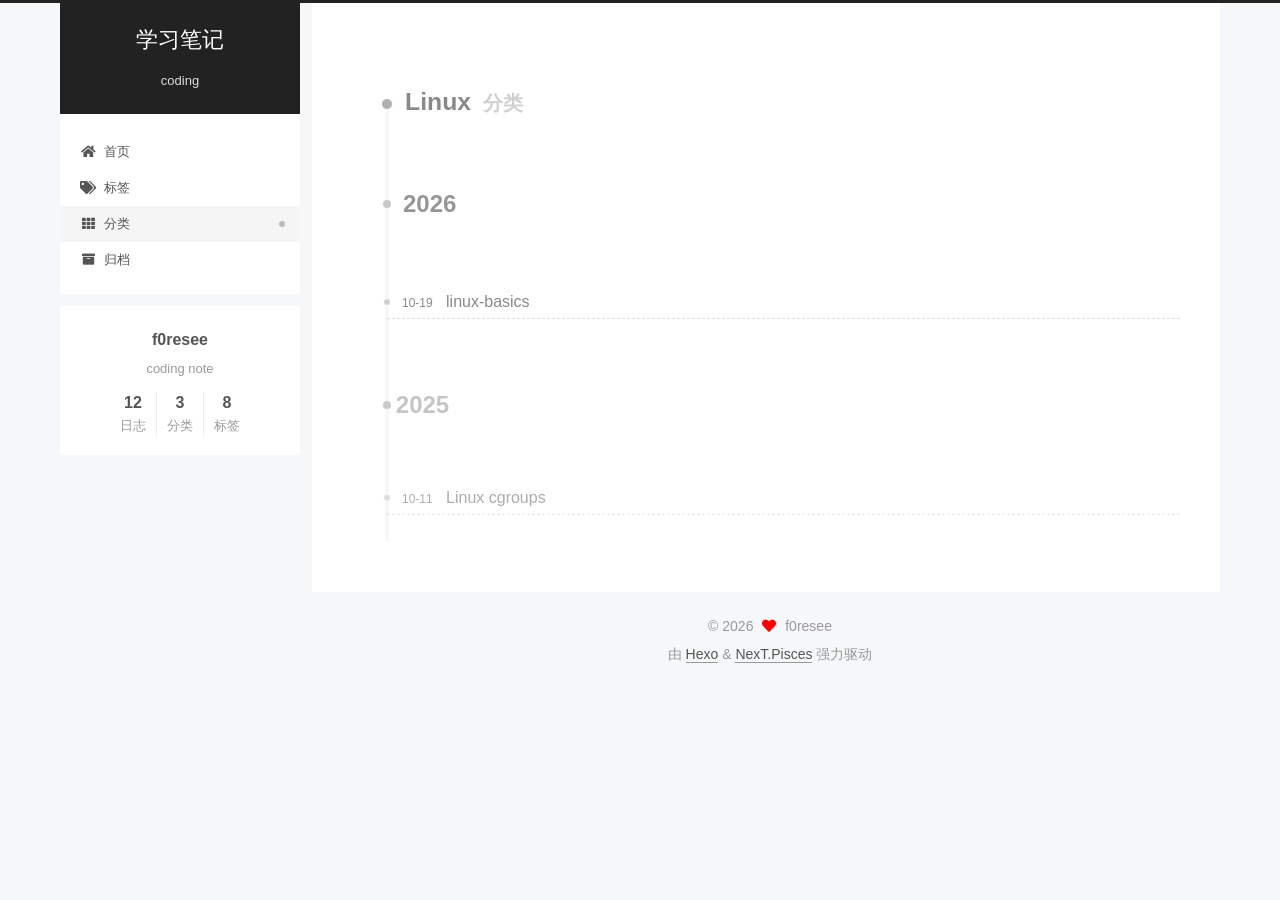
<file: categories/Linux/index.html>
<!DOCTYPE html>
<html lang="zh-CN">
<head>
  <meta charset="UTF-8">
<meta name="viewport" content="width=device-width, initial-scale=1, maximum-scale=2">
<meta name="theme-color" content="#222">
<meta name="generator" content="Hexo 7.3.0">
  <link rel="apple-touch-icon" sizes="180x180" href="/images/apple-touch-icon-next.png">
  <link rel="icon" type="image/png" sizes="32x32" href="/images/favicon-32x32-next.png">
  <link rel="icon" type="image/png" sizes="16x16" href="/images/favicon-16x16-next.png">
  <link rel="mask-icon" href="/images/logo.svg" color="#222">

<link rel="stylesheet" href="/css/main.css">


<link rel="stylesheet" href="/lib/font-awesome/css/all.min.css">

<script id="hexo-configurations">
    var NexT = window.NexT || {};
    var CONFIG = {"hostname":"f0resee.github.io","root":"/","scheme":"Pisces","version":"7.8.0","exturl":false,"sidebar":{"position":"left","display":"post","padding":18,"offset":12,"onmobile":false},"copycode":{"enable":false,"show_result":false,"style":null},"back2top":{"enable":true,"sidebar":false,"scrollpercent":false},"bookmark":{"enable":false,"color":"#222","save":"auto"},"fancybox":false,"mediumzoom":false,"lazyload":false,"pangu":false,"comments":{"style":"tabs","active":null,"storage":true,"lazyload":false,"nav":null},"algolia":{"hits":{"per_page":10},"labels":{"input_placeholder":"Search for Posts","hits_empty":"We didn't find any results for the search: ${query}","hits_stats":"${hits} results found in ${time} ms"}},"localsearch":{"enable":false,"trigger":"auto","top_n_per_article":1,"unescape":false,"preload":false},"motion":{"enable":true,"async":false,"transition":{"post_block":"fadeIn","post_header":"slideDownIn","post_body":"slideDownIn","coll_header":"slideLeftIn","sidebar":"slideUpIn"}}};
  </script>

  <meta name="description" content="coding note">
<meta property="og:type" content="website">
<meta property="og:title" content="学习笔记">
<meta property="og:url" content="https://f0resee.github.io/categories/Linux/index.html">
<meta property="og:site_name" content="学习笔记">
<meta property="og:description" content="coding note">
<meta property="og:locale" content="zh_CN">
<meta property="article:author" content="f0resee">
<meta name="twitter:card" content="summary">

<link rel="canonical" href="https://f0resee.github.io/categories/Linux/">


<script id="page-configurations">
  // https://hexo.io/docs/variables.html
  CONFIG.page = {
    sidebar: "",
    isHome : false,
    isPost : false,
    lang   : 'zh-CN'
  };
</script>

  <title>分类: Linux | 学习笔记</title>
  






  <noscript>
  <style>
  .use-motion .brand,
  .use-motion .menu-item,
  .sidebar-inner,
  .use-motion .post-block,
  .use-motion .pagination,
  .use-motion .comments,
  .use-motion .post-header,
  .use-motion .post-body,
  .use-motion .collection-header { opacity: initial; }

  .use-motion .site-title,
  .use-motion .site-subtitle {
    opacity: initial;
    top: initial;
  }

  .use-motion .logo-line-before i { left: initial; }
  .use-motion .logo-line-after i { right: initial; }
  </style>
</noscript>

</head>

<body itemscope itemtype="http://schema.org/WebPage">
  <div class="container use-motion">
    <div class="headband"></div>

    <header class="header" itemscope itemtype="http://schema.org/WPHeader">
      <div class="header-inner"><div class="site-brand-container">
  <div class="site-nav-toggle">
    <div class="toggle" aria-label="切换导航栏">
      <span class="toggle-line toggle-line-first"></span>
      <span class="toggle-line toggle-line-middle"></span>
      <span class="toggle-line toggle-line-last"></span>
    </div>
  </div>

  <div class="site-meta">

    <a href="/" class="brand" rel="start">
      <span class="logo-line-before"><i></i></span>
      <h1 class="site-title">学习笔记</h1>
      <span class="logo-line-after"><i></i></span>
    </a>
      <p class="site-subtitle" itemprop="description">coding</p>
  </div>

  <div class="site-nav-right">
    <div class="toggle popup-trigger">
    </div>
  </div>
</div>




<nav class="site-nav">
  <ul id="menu" class="main-menu menu">
        <li class="menu-item menu-item-home">

    <a href="/" rel="section"><i class="fa fa-home fa-fw"></i>首页</a>

  </li>
        <li class="menu-item menu-item-tags">

    <a href="/tags/" rel="section"><i class="fa fa-tags fa-fw"></i>标签</a>

  </li>
        <li class="menu-item menu-item-categories">

    <a href="/categories/" rel="section"><i class="fa fa-th fa-fw"></i>分类</a>

  </li>
        <li class="menu-item menu-item-archives">

    <a href="/archives/" rel="section"><i class="fa fa-archive fa-fw"></i>归档</a>

  </li>
  </ul>
</nav>




</div>
    </header>

    
  <div class="back-to-top">
    <i class="fa fa-arrow-up"></i>
    <span>0%</span>
  </div>


    <main class="main">
      <div class="main-inner">
        <div class="content-wrap">
          

          <div class="content category">
            

  
  
  
  <div class="post-block">
    <div class="posts-collapse">
      <div class="collection-title">
        <h2 class="collection-header">Linux
          <small>分类</small>
        </h2>
      </div>

      
    <div class="collection-year">
      <span class="collection-header">2026</span>
    </div>

  <article itemscope itemtype="http://schema.org/Article">
    <header class="post-header">

      <div class="post-meta">
        <time itemprop="dateCreated"
              datetime="2026-10-19T01:24:15+08:00"
              content="2026-10-19">
          10-19
        </time>
      </div>

      <div class="post-title">
          <a class="post-title-link" href="/2026/10/19/linux-basics/" itemprop="url">
            <span itemprop="name">linux-basics</span>
          </a>
      </div>

    </header>
  </article>
    <div class="collection-year">
      <span class="collection-header">2025</span>
    </div>

  <article itemscope itemtype="http://schema.org/Article">
    <header class="post-header">

      <div class="post-meta">
        <time itemprop="dateCreated"
              datetime="2025-10-11T20:15:42+08:00"
              content="2025-10-11">
          10-11
        </time>
      </div>

      <div class="post-title">
          <a class="post-title-link" href="/2025/10/11/linux-cgroups/" itemprop="url">
            <span itemprop="name">Linux cgroups</span>
          </a>
      </div>

    </header>
  </article>

    </div>
  </div>
  
  
  

  



          </div>
          

<script>
  window.addEventListener('tabs:register', () => {
    let { activeClass } = CONFIG.comments;
    if (CONFIG.comments.storage) {
      activeClass = localStorage.getItem('comments_active') || activeClass;
    }
    if (activeClass) {
      let activeTab = document.querySelector(`a[href="#comment-${activeClass}"]`);
      if (activeTab) {
        activeTab.click();
      }
    }
  });
  if (CONFIG.comments.storage) {
    window.addEventListener('tabs:click', event => {
      if (!event.target.matches('.tabs-comment .tab-content .tab-pane')) return;
      let commentClass = event.target.classList[1];
      localStorage.setItem('comments_active', commentClass);
    });
  }
</script>

        </div>
          
  
  <div class="toggle sidebar-toggle">
    <span class="toggle-line toggle-line-first"></span>
    <span class="toggle-line toggle-line-middle"></span>
    <span class="toggle-line toggle-line-last"></span>
  </div>

  <aside class="sidebar">
    <div class="sidebar-inner">

      <ul class="sidebar-nav motion-element">
        <li class="sidebar-nav-toc">
          文章目录
        </li>
        <li class="sidebar-nav-overview">
          站点概览
        </li>
      </ul>

      <!--noindex-->
      <div class="post-toc-wrap sidebar-panel">
      </div>
      <!--/noindex-->

      <div class="site-overview-wrap sidebar-panel">
        <div class="site-author motion-element" itemprop="author" itemscope itemtype="http://schema.org/Person">
  <p class="site-author-name" itemprop="name">f0resee</p>
  <div class="site-description" itemprop="description">coding note</div>
</div>
<div class="site-state-wrap motion-element">
  <nav class="site-state">
      <div class="site-state-item site-state-posts">
          <a href="/archives/">
        
          <span class="site-state-item-count">12</span>
          <span class="site-state-item-name">日志</span>
        </a>
      </div>
      <div class="site-state-item site-state-categories">
            <a href="/categories/">
          
        <span class="site-state-item-count">3</span>
        <span class="site-state-item-name">分类</span></a>
      </div>
      <div class="site-state-item site-state-tags">
            <a href="/tags/">
          
        <span class="site-state-item-count">8</span>
        <span class="site-state-item-name">标签</span></a>
      </div>
  </nav>
</div>



      </div>

    </div>
  </aside>
  <div id="sidebar-dimmer"></div>


      </div>
    </main>

    <footer class="footer">
      <div class="footer-inner">
        

        

<div class="copyright">
  
  &copy; 
  <span itemprop="copyrightYear">2026</span>
  <span class="with-love">
    <i class="fa fa-heart"></i>
  </span>
  <span class="author" itemprop="copyrightHolder">f0resee</span>
</div>
  <div class="powered-by">由 <a href="https://hexo.io/" class="theme-link" rel="noopener" target="_blank">Hexo</a> & <a href="https://pisces.theme-next.org/" class="theme-link" rel="noopener" target="_blank">NexT.Pisces</a> 强力驱动
  </div>

        








      </div>
    </footer>
  </div>

  
  <script src="/lib/anime.min.js"></script>
  <script src="/lib/velocity/velocity.min.js"></script>
  <script src="/lib/velocity/velocity.ui.min.js"></script>

<script src="/js/utils.js"></script>

<script src="/js/motion.js"></script>


<script src="/js/schemes/pisces.js"></script>


<script src="/js/next-boot.js"></script>




  















  

  

</body>
</html>
</file>
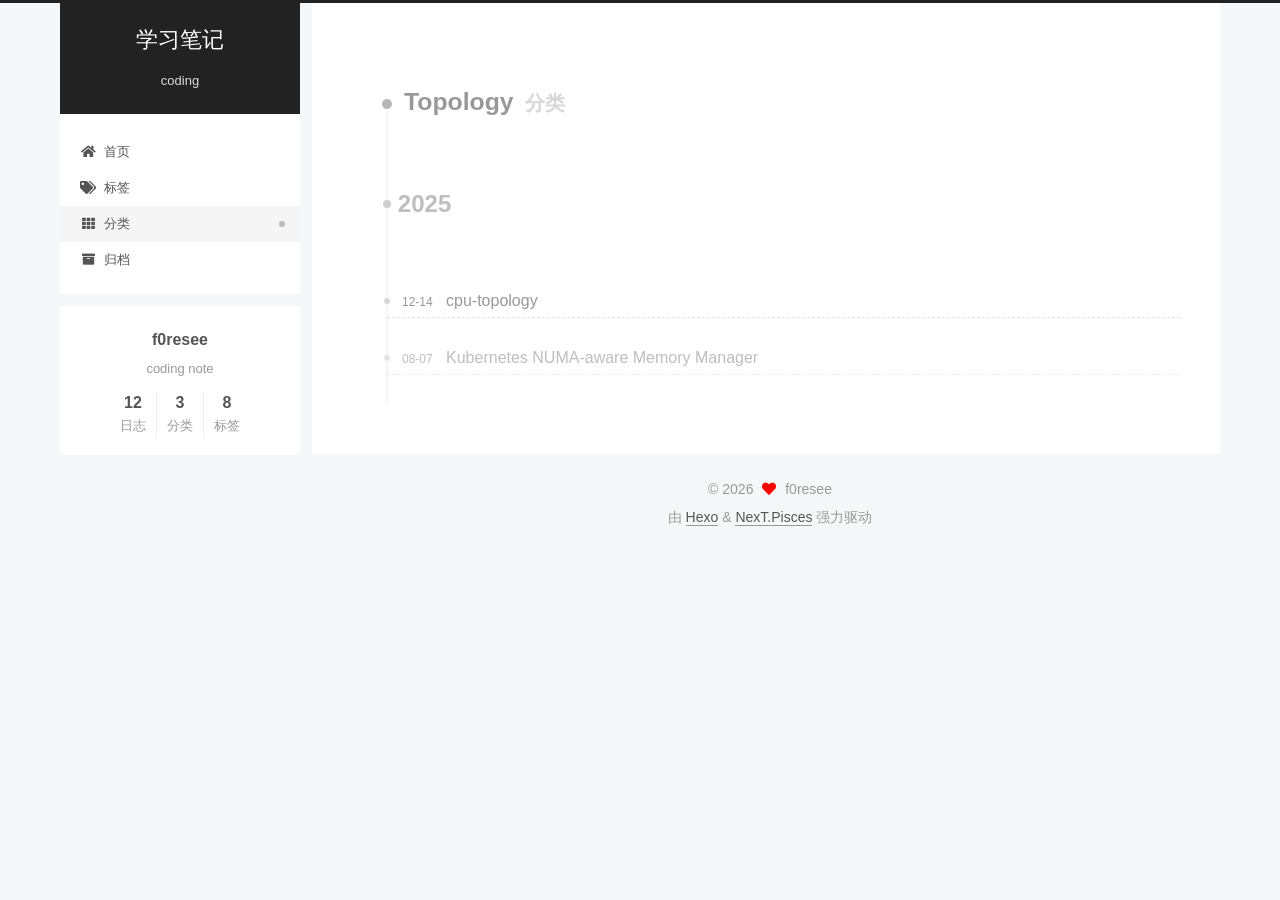
<file: categories/Topology/index.html>
<!DOCTYPE html>
<html lang="zh-CN">
<head>
  <meta charset="UTF-8">
<meta name="viewport" content="width=device-width, initial-scale=1, maximum-scale=2">
<meta name="theme-color" content="#222">
<meta name="generator" content="Hexo 7.3.0">
  <link rel="apple-touch-icon" sizes="180x180" href="/images/apple-touch-icon-next.png">
  <link rel="icon" type="image/png" sizes="32x32" href="/images/favicon-32x32-next.png">
  <link rel="icon" type="image/png" sizes="16x16" href="/images/favicon-16x16-next.png">
  <link rel="mask-icon" href="/images/logo.svg" color="#222">

<link rel="stylesheet" href="/css/main.css">


<link rel="stylesheet" href="/lib/font-awesome/css/all.min.css">

<script id="hexo-configurations">
    var NexT = window.NexT || {};
    var CONFIG = {"hostname":"f0resee.github.io","root":"/","scheme":"Pisces","version":"7.8.0","exturl":false,"sidebar":{"position":"left","display":"post","padding":18,"offset":12,"onmobile":false},"copycode":{"enable":false,"show_result":false,"style":null},"back2top":{"enable":true,"sidebar":false,"scrollpercent":false},"bookmark":{"enable":false,"color":"#222","save":"auto"},"fancybox":false,"mediumzoom":false,"lazyload":false,"pangu":false,"comments":{"style":"tabs","active":null,"storage":true,"lazyload":false,"nav":null},"algolia":{"hits":{"per_page":10},"labels":{"input_placeholder":"Search for Posts","hits_empty":"We didn't find any results for the search: ${query}","hits_stats":"${hits} results found in ${time} ms"}},"localsearch":{"enable":false,"trigger":"auto","top_n_per_article":1,"unescape":false,"preload":false},"motion":{"enable":true,"async":false,"transition":{"post_block":"fadeIn","post_header":"slideDownIn","post_body":"slideDownIn","coll_header":"slideLeftIn","sidebar":"slideUpIn"}}};
  </script>

  <meta name="description" content="coding note">
<meta property="og:type" content="website">
<meta property="og:title" content="学习笔记">
<meta property="og:url" content="https://f0resee.github.io/categories/Topology/index.html">
<meta property="og:site_name" content="学习笔记">
<meta property="og:description" content="coding note">
<meta property="og:locale" content="zh_CN">
<meta property="article:author" content="f0resee">
<meta name="twitter:card" content="summary">

<link rel="canonical" href="https://f0resee.github.io/categories/Topology/">


<script id="page-configurations">
  // https://hexo.io/docs/variables.html
  CONFIG.page = {
    sidebar: "",
    isHome : false,
    isPost : false,
    lang   : 'zh-CN'
  };
</script>

  <title>分类: Topology | 学习笔记</title>
  






  <noscript>
  <style>
  .use-motion .brand,
  .use-motion .menu-item,
  .sidebar-inner,
  .use-motion .post-block,
  .use-motion .pagination,
  .use-motion .comments,
  .use-motion .post-header,
  .use-motion .post-body,
  .use-motion .collection-header { opacity: initial; }

  .use-motion .site-title,
  .use-motion .site-subtitle {
    opacity: initial;
    top: initial;
  }

  .use-motion .logo-line-before i { left: initial; }
  .use-motion .logo-line-after i { right: initial; }
  </style>
</noscript>

</head>

<body itemscope itemtype="http://schema.org/WebPage">
  <div class="container use-motion">
    <div class="headband"></div>

    <header class="header" itemscope itemtype="http://schema.org/WPHeader">
      <div class="header-inner"><div class="site-brand-container">
  <div class="site-nav-toggle">
    <div class="toggle" aria-label="切换导航栏">
      <span class="toggle-line toggle-line-first"></span>
      <span class="toggle-line toggle-line-middle"></span>
      <span class="toggle-line toggle-line-last"></span>
    </div>
  </div>

  <div class="site-meta">

    <a href="/" class="brand" rel="start">
      <span class="logo-line-before"><i></i></span>
      <h1 class="site-title">学习笔记</h1>
      <span class="logo-line-after"><i></i></span>
    </a>
      <p class="site-subtitle" itemprop="description">coding</p>
  </div>

  <div class="site-nav-right">
    <div class="toggle popup-trigger">
    </div>
  </div>
</div>




<nav class="site-nav">
  <ul id="menu" class="main-menu menu">
        <li class="menu-item menu-item-home">

    <a href="/" rel="section"><i class="fa fa-home fa-fw"></i>首页</a>

  </li>
        <li class="menu-item menu-item-tags">

    <a href="/tags/" rel="section"><i class="fa fa-tags fa-fw"></i>标签</a>

  </li>
        <li class="menu-item menu-item-categories">

    <a href="/categories/" rel="section"><i class="fa fa-th fa-fw"></i>分类</a>

  </li>
        <li class="menu-item menu-item-archives">

    <a href="/archives/" rel="section"><i class="fa fa-archive fa-fw"></i>归档</a>

  </li>
  </ul>
</nav>




</div>
    </header>

    
  <div class="back-to-top">
    <i class="fa fa-arrow-up"></i>
    <span>0%</span>
  </div>


    <main class="main">
      <div class="main-inner">
        <div class="content-wrap">
          

          <div class="content category">
            

  
  
  
  <div class="post-block">
    <div class="posts-collapse">
      <div class="collection-title">
        <h2 class="collection-header">Topology
          <small>分类</small>
        </h2>
      </div>

      
    <div class="collection-year">
      <span class="collection-header">2025</span>
    </div>

  <article itemscope itemtype="http://schema.org/Article">
    <header class="post-header">

      <div class="post-meta">
        <time itemprop="dateCreated"
              datetime="2025-12-14T13:13:29+08:00"
              content="2025-12-14">
          12-14
        </time>
      </div>

      <div class="post-title">
          <a class="post-title-link" href="/2025/12/14/cpu-topology/" itemprop="url">
            <span itemprop="name">cpu-topology</span>
          </a>
      </div>

    </header>
  </article>

  <article itemscope itemtype="http://schema.org/Article">
    <header class="post-header">

      <div class="post-meta">
        <time itemprop="dateCreated"
              datetime="2025-08-07T21:37:07+08:00"
              content="2025-08-07">
          08-07
        </time>
      </div>

      <div class="post-title">
          <a class="post-title-link" href="/2025/08/07/kubernetes-memory-manager/" itemprop="url">
            <span itemprop="name">Kubernetes NUMA-aware Memory Manager</span>
          </a>
      </div>

    </header>
  </article>

    </div>
  </div>
  
  
  

  



          </div>
          

<script>
  window.addEventListener('tabs:register', () => {
    let { activeClass } = CONFIG.comments;
    if (CONFIG.comments.storage) {
      activeClass = localStorage.getItem('comments_active') || activeClass;
    }
    if (activeClass) {
      let activeTab = document.querySelector(`a[href="#comment-${activeClass}"]`);
      if (activeTab) {
        activeTab.click();
      }
    }
  });
  if (CONFIG.comments.storage) {
    window.addEventListener('tabs:click', event => {
      if (!event.target.matches('.tabs-comment .tab-content .tab-pane')) return;
      let commentClass = event.target.classList[1];
      localStorage.setItem('comments_active', commentClass);
    });
  }
</script>

        </div>
          
  
  <div class="toggle sidebar-toggle">
    <span class="toggle-line toggle-line-first"></span>
    <span class="toggle-line toggle-line-middle"></span>
    <span class="toggle-line toggle-line-last"></span>
  </div>

  <aside class="sidebar">
    <div class="sidebar-inner">

      <ul class="sidebar-nav motion-element">
        <li class="sidebar-nav-toc">
          文章目录
        </li>
        <li class="sidebar-nav-overview">
          站点概览
        </li>
      </ul>

      <!--noindex-->
      <div class="post-toc-wrap sidebar-panel">
      </div>
      <!--/noindex-->

      <div class="site-overview-wrap sidebar-panel">
        <div class="site-author motion-element" itemprop="author" itemscope itemtype="http://schema.org/Person">
  <p class="site-author-name" itemprop="name">f0resee</p>
  <div class="site-description" itemprop="description">coding note</div>
</div>
<div class="site-state-wrap motion-element">
  <nav class="site-state">
      <div class="site-state-item site-state-posts">
          <a href="/archives/">
        
          <span class="site-state-item-count">12</span>
          <span class="site-state-item-name">日志</span>
        </a>
      </div>
      <div class="site-state-item site-state-categories">
            <a href="/categories/">
          
        <span class="site-state-item-count">3</span>
        <span class="site-state-item-name">分类</span></a>
      </div>
      <div class="site-state-item site-state-tags">
            <a href="/tags/">
          
        <span class="site-state-item-count">8</span>
        <span class="site-state-item-name">标签</span></a>
      </div>
  </nav>
</div>



      </div>

    </div>
  </aside>
  <div id="sidebar-dimmer"></div>


      </div>
    </main>

    <footer class="footer">
      <div class="footer-inner">
        

        

<div class="copyright">
  
  &copy; 
  <span itemprop="copyrightYear">2026</span>
  <span class="with-love">
    <i class="fa fa-heart"></i>
  </span>
  <span class="author" itemprop="copyrightHolder">f0resee</span>
</div>
  <div class="powered-by">由 <a href="https://hexo.io/" class="theme-link" rel="noopener" target="_blank">Hexo</a> & <a href="https://pisces.theme-next.org/" class="theme-link" rel="noopener" target="_blank">NexT.Pisces</a> 强力驱动
  </div>

        








      </div>
    </footer>
  </div>

  
  <script src="/lib/anime.min.js"></script>
  <script src="/lib/velocity/velocity.min.js"></script>
  <script src="/lib/velocity/velocity.ui.min.js"></script>

<script src="/js/utils.js"></script>

<script src="/js/motion.js"></script>


<script src="/js/schemes/pisces.js"></script>


<script src="/js/next-boot.js"></script>




  















  

  

</body>
</html>
</file>
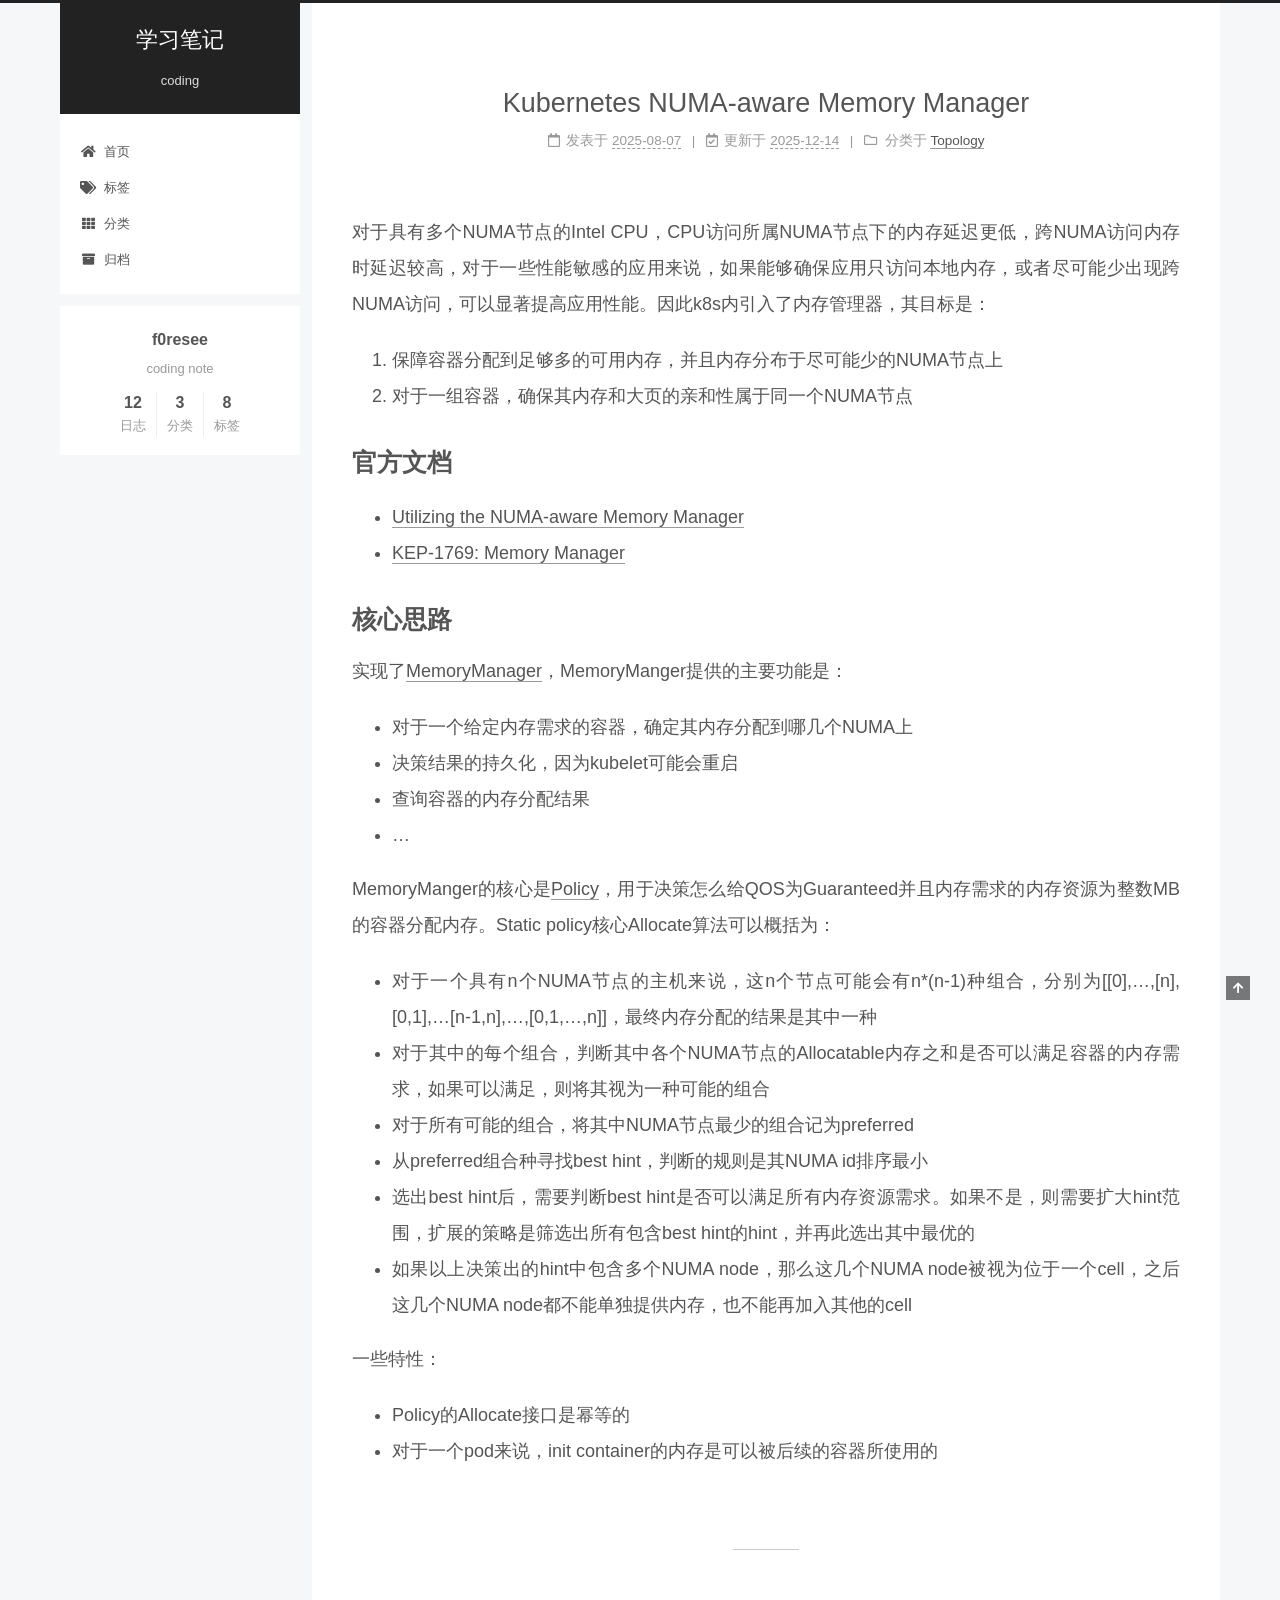
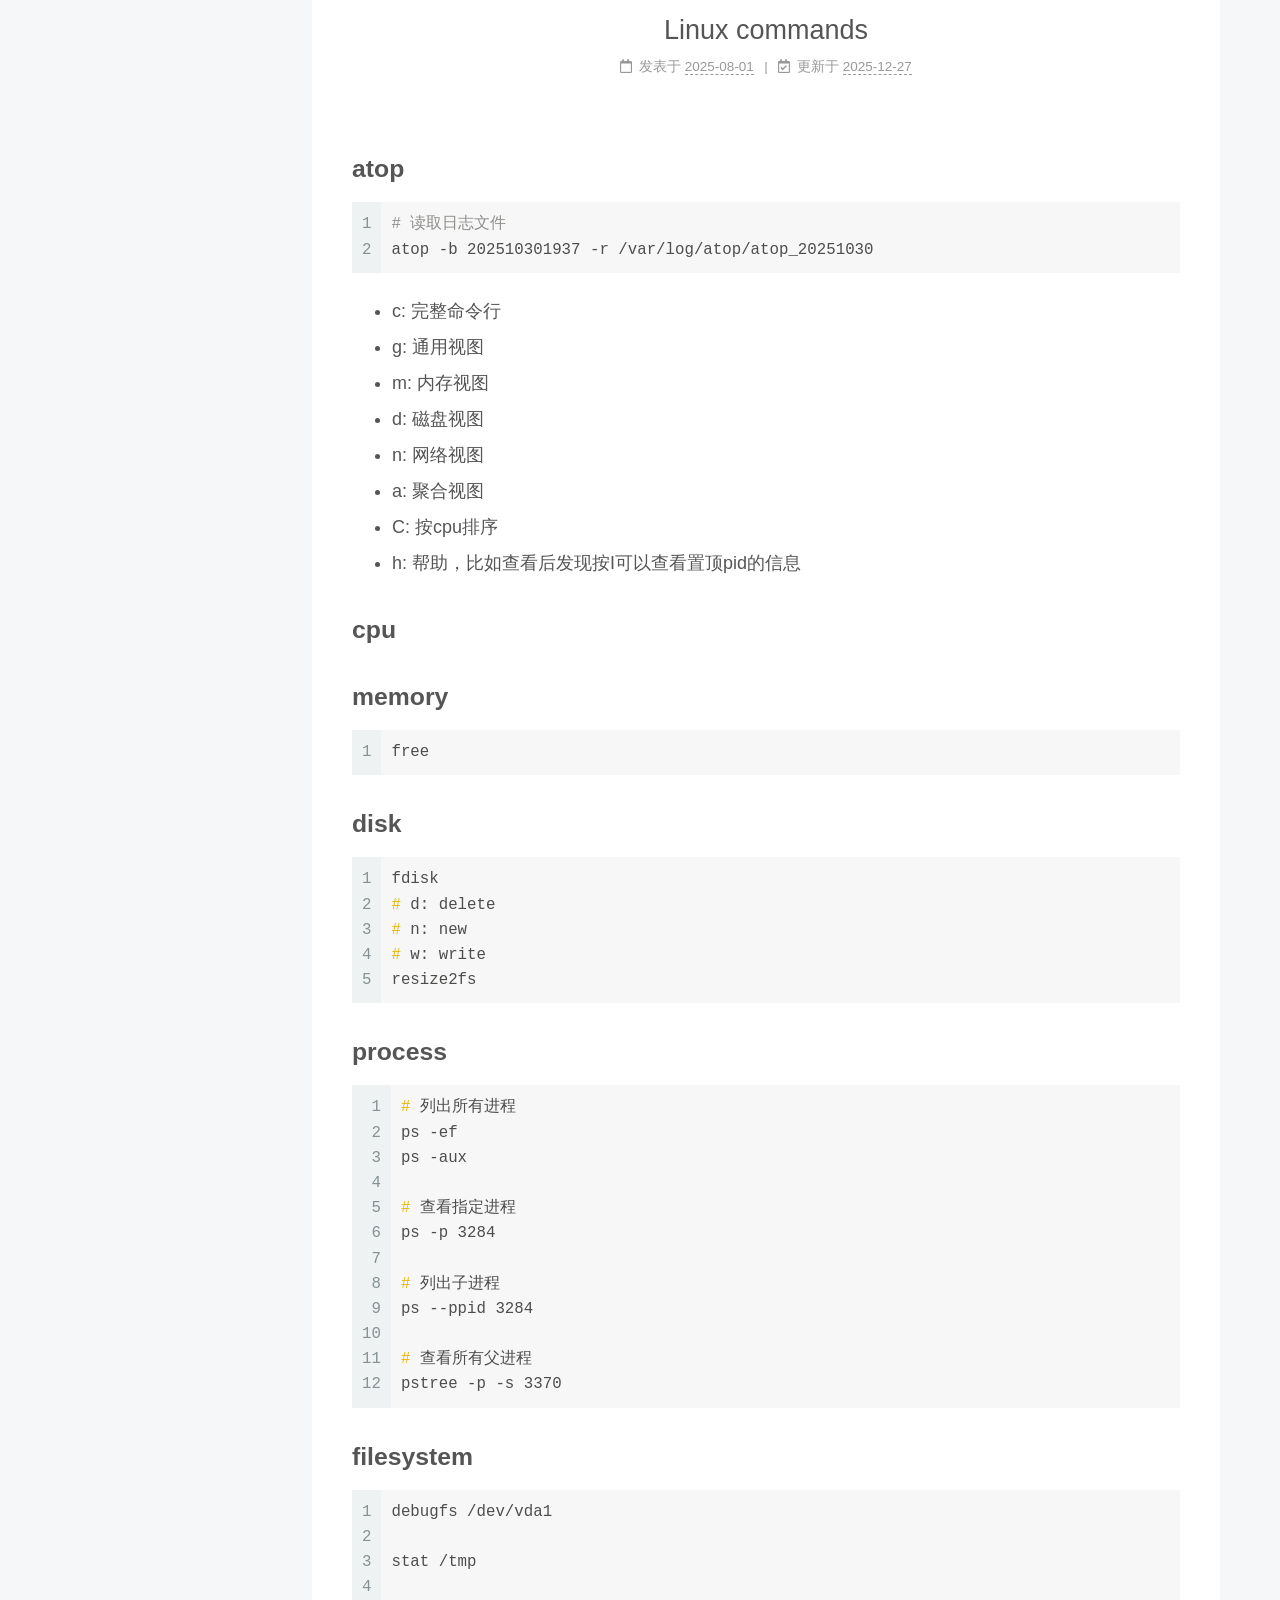
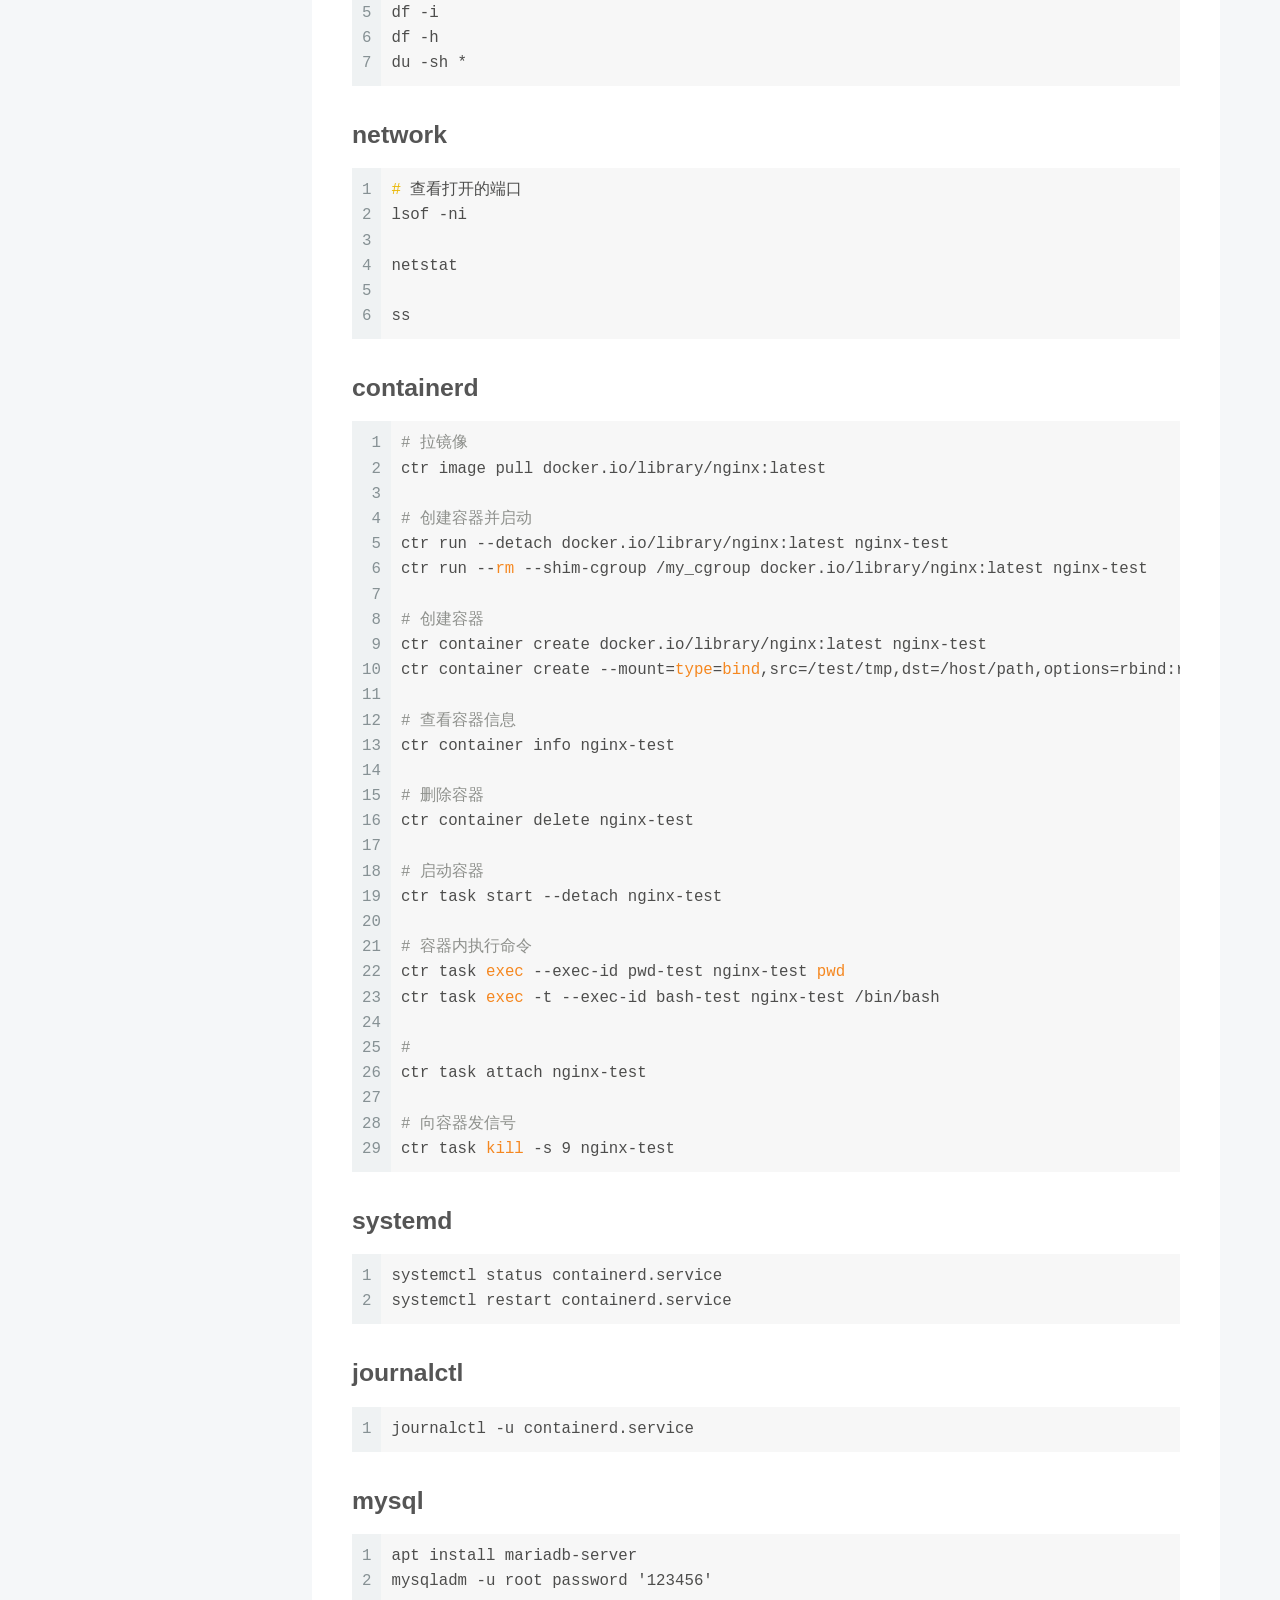
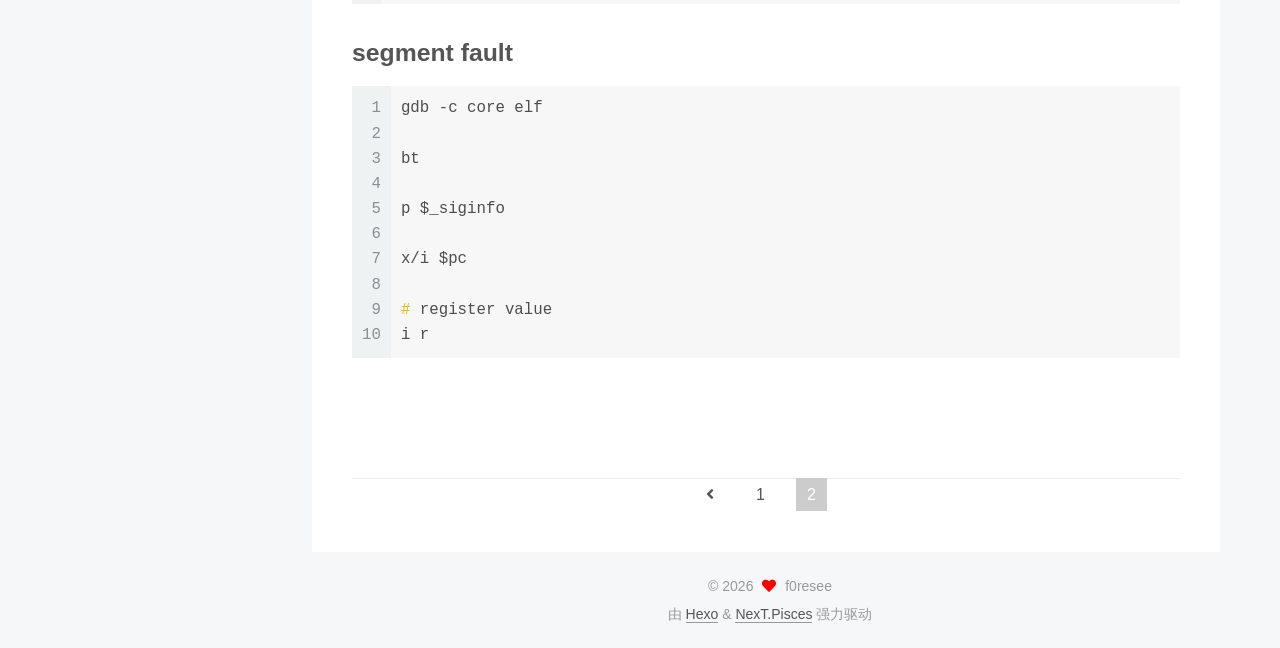
<file: page/2/index.html>
<!DOCTYPE html>
<html lang="zh-CN">
<head>
  <meta charset="UTF-8">
<meta name="viewport" content="width=device-width, initial-scale=1, maximum-scale=2">
<meta name="theme-color" content="#222">
<meta name="generator" content="Hexo 7.3.0">
  <link rel="apple-touch-icon" sizes="180x180" href="/images/apple-touch-icon-next.png">
  <link rel="icon" type="image/png" sizes="32x32" href="/images/favicon-32x32-next.png">
  <link rel="icon" type="image/png" sizes="16x16" href="/images/favicon-16x16-next.png">
  <link rel="mask-icon" href="/images/logo.svg" color="#222">

<link rel="stylesheet" href="/css/main.css">


<link rel="stylesheet" href="/lib/font-awesome/css/all.min.css">

<script id="hexo-configurations">
    var NexT = window.NexT || {};
    var CONFIG = {"hostname":"f0resee.github.io","root":"/","scheme":"Pisces","version":"7.8.0","exturl":false,"sidebar":{"position":"left","display":"post","padding":18,"offset":12,"onmobile":false},"copycode":{"enable":false,"show_result":false,"style":null},"back2top":{"enable":true,"sidebar":false,"scrollpercent":false},"bookmark":{"enable":false,"color":"#222","save":"auto"},"fancybox":false,"mediumzoom":false,"lazyload":false,"pangu":false,"comments":{"style":"tabs","active":null,"storage":true,"lazyload":false,"nav":null},"algolia":{"hits":{"per_page":10},"labels":{"input_placeholder":"Search for Posts","hits_empty":"We didn't find any results for the search: ${query}","hits_stats":"${hits} results found in ${time} ms"}},"localsearch":{"enable":false,"trigger":"auto","top_n_per_article":1,"unescape":false,"preload":false},"motion":{"enable":true,"async":false,"transition":{"post_block":"fadeIn","post_header":"slideDownIn","post_body":"slideDownIn","coll_header":"slideLeftIn","sidebar":"slideUpIn"}}};
  </script>

  <meta name="description" content="coding note">
<meta property="og:type" content="website">
<meta property="og:title" content="学习笔记">
<meta property="og:url" content="https://f0resee.github.io/page/2/index.html">
<meta property="og:site_name" content="学习笔记">
<meta property="og:description" content="coding note">
<meta property="og:locale" content="zh_CN">
<meta property="article:author" content="f0resee">
<meta name="twitter:card" content="summary">

<link rel="canonical" href="https://f0resee.github.io/page/2/">


<script id="page-configurations">
  // https://hexo.io/docs/variables.html
  CONFIG.page = {
    sidebar: "",
    isHome : true,
    isPost : false,
    lang   : 'zh-CN'
  };
</script>

  <title>学习笔记</title>
  






  <noscript>
  <style>
  .use-motion .brand,
  .use-motion .menu-item,
  .sidebar-inner,
  .use-motion .post-block,
  .use-motion .pagination,
  .use-motion .comments,
  .use-motion .post-header,
  .use-motion .post-body,
  .use-motion .collection-header { opacity: initial; }

  .use-motion .site-title,
  .use-motion .site-subtitle {
    opacity: initial;
    top: initial;
  }

  .use-motion .logo-line-before i { left: initial; }
  .use-motion .logo-line-after i { right: initial; }
  </style>
</noscript>

</head>

<body itemscope itemtype="http://schema.org/WebPage">
  <div class="container use-motion">
    <div class="headband"></div>

    <header class="header" itemscope itemtype="http://schema.org/WPHeader">
      <div class="header-inner"><div class="site-brand-container">
  <div class="site-nav-toggle">
    <div class="toggle" aria-label="切换导航栏">
      <span class="toggle-line toggle-line-first"></span>
      <span class="toggle-line toggle-line-middle"></span>
      <span class="toggle-line toggle-line-last"></span>
    </div>
  </div>

  <div class="site-meta">

    <a href="/" class="brand" rel="start">
      <span class="logo-line-before"><i></i></span>
      <h1 class="site-title">学习笔记</h1>
      <span class="logo-line-after"><i></i></span>
    </a>
      <p class="site-subtitle" itemprop="description">coding</p>
  </div>

  <div class="site-nav-right">
    <div class="toggle popup-trigger">
    </div>
  </div>
</div>




<nav class="site-nav">
  <ul id="menu" class="main-menu menu">
        <li class="menu-item menu-item-home">

    <a href="/" rel="section"><i class="fa fa-home fa-fw"></i>首页</a>

  </li>
        <li class="menu-item menu-item-tags">

    <a href="/tags/" rel="section"><i class="fa fa-tags fa-fw"></i>标签</a>

  </li>
        <li class="menu-item menu-item-categories">

    <a href="/categories/" rel="section"><i class="fa fa-th fa-fw"></i>分类</a>

  </li>
        <li class="menu-item menu-item-archives">

    <a href="/archives/" rel="section"><i class="fa fa-archive fa-fw"></i>归档</a>

  </li>
  </ul>
</nav>




</div>
    </header>

    
  <div class="back-to-top">
    <i class="fa fa-arrow-up"></i>
    <span>0%</span>
  </div>


    <main class="main">
      <div class="main-inner">
        <div class="content-wrap">
          

          <div class="content index posts-expand">
            
      
  
  
  <article itemscope itemtype="http://schema.org/Article" class="post-block" lang="zh-CN">
    <link itemprop="mainEntityOfPage" href="https://f0resee.github.io/2025/08/07/kubernetes-memory-manager/">

    <span hidden itemprop="author" itemscope itemtype="http://schema.org/Person">
      <meta itemprop="image" content="/images/avatar.gif">
      <meta itemprop="name" content="f0resee">
      <meta itemprop="description" content="coding note">
    </span>

    <span hidden itemprop="publisher" itemscope itemtype="http://schema.org/Organization">
      <meta itemprop="name" content="学习笔记">
    </span>
      <header class="post-header">
        <h2 class="post-title" itemprop="name headline">
          
            <a href="/2025/08/07/kubernetes-memory-manager/" class="post-title-link" itemprop="url">Kubernetes NUMA-aware Memory Manager</a>
        </h2>

        <div class="post-meta">
            <span class="post-meta-item">
              <span class="post-meta-item-icon">
                <i class="far fa-calendar"></i>
              </span>
              <span class="post-meta-item-text">发表于</span>

              <time title="创建时间：2025-08-07 21:37:07" itemprop="dateCreated datePublished" datetime="2025-08-07T21:37:07+08:00">2025-08-07</time>
            </span>
              <span class="post-meta-item">
                <span class="post-meta-item-icon">
                  <i class="far fa-calendar-check"></i>
                </span>
                <span class="post-meta-item-text">更新于</span>
                <time title="修改时间：2025-12-14 21:20:27" itemprop="dateModified" datetime="2025-12-14T21:20:27+08:00">2025-12-14</time>
              </span>
            <span class="post-meta-item">
              <span class="post-meta-item-icon">
                <i class="far fa-folder"></i>
              </span>
              <span class="post-meta-item-text">分类于</span>
                <span itemprop="about" itemscope itemtype="http://schema.org/Thing">
                  <a href="/categories/Topology/" itemprop="url" rel="index"><span itemprop="name">Topology</span></a>
                </span>
            </span>

          

        </div>
      </header>

    
    
    
    <div class="post-body" itemprop="articleBody">

      
          <p>对于具有多个NUMA节点的Intel CPU，CPU访问所属NUMA节点下的内存延迟更低，跨NUMA访问内存时延迟较高，对于一些性能敏感的应用来说，如果能够确保应用只访问本地内存，或者尽可能少出现跨NUMA访问，可以显著提高应用性能。因此k8s内引入了内存管理器，其目标是：</p>
<ol>
<li>保障容器分配到足够多的可用内存，并且内存分布于尽可能少的NUMA节点上</li>
<li>对于一组容器，确保其内存和大页的亲和性属于同一个NUMA节点</li>
</ol>
<h2 id="官方文档"><a href="#官方文档" class="headerlink" title="官方文档"></a>官方文档</h2><ul>
<li><a target="_blank" rel="noopener" href="https://kubernetes.io/docs/tasks/administer-cluster/memory-manager/">Utilizing the NUMA-aware Memory Manager</a></li>
<li><a target="_blank" rel="noopener" href="https://github.com/kubernetes/enhancements/tree/master/keps/sig-node/1769-memory-manager#kep-1769-memory-manager">KEP-1769: Memory Manager</a></li>
</ul>
<h2 id="核心思路"><a href="#核心思路" class="headerlink" title="核心思路"></a>核心思路</h2><p>实现了<a target="_blank" rel="noopener" href="https://github.com/kubernetes/kubernetes/tree/release-1.24/pkg/kubelet/cm/memorymanager">MemoryManager</a>，MemoryManger提供的主要功能是：</p>
<ul>
<li>对于一个给定内存需求的容器，确定其内存分配到哪几个NUMA上</li>
<li>决策结果的持久化，因为kubelet可能会重启</li>
<li>查询容器的内存分配结果</li>
<li>…</li>
</ul>
<p>MemoryManger的核心是<a target="_blank" rel="noopener" href="https://github.com/kubernetes/kubernetes/blob/release-1.24/pkg/kubelet/cm/memorymanager/policy.go">Policy</a>，用于决策怎么给QOS为Guaranteed并且内存需求的内存资源为整数MB的容器分配内存。Static policy核心Allocate算法可以概括为：</p>
<ul>
<li>对于一个具有n个NUMA节点的主机来说，这n个节点可能会有n*(n-1)种组合，分别为[[0],…,[n],[0,1],…[n-1,n],…,[0,1,…,n]]，最终内存分配的结果是其中一种</li>
<li>对于其中的每个组合，判断其中各个NUMA节点的Allocatable内存之和是否可以满足容器的内存需求，如果可以满足，则将其视为一种可能的组合</li>
<li>对于所有可能的组合，将其中NUMA节点最少的组合记为preferred</li>
<li>从preferred组合种寻找best hint，判断的规则是其NUMA id排序最小</li>
<li>选出best hint后，需要判断best hint是否可以满足所有内存资源需求。如果不是，则需要扩大hint范围，扩展的策略是筛选出所有包含best hint的hint，并再此选出其中最优的</li>
<li>如果以上决策出的hint中包含多个NUMA node，那么这几个NUMA node被视为位于一个cell，之后这几个NUMA node都不能单独提供内存，也不能再加入其他的cell</li>
</ul>
<p>一些特性：</p>
<ul>
<li>Policy的Allocate接口是幂等的</li>
<li>对于一个pod来说，init container的内存是可以被后续的容器所使用的</li>
</ul>

      
    </div>

    
    
    
      <footer class="post-footer">
        <div class="post-eof"></div>
      </footer>
  </article>
  
  
  

      
  
  
  <article itemscope itemtype="http://schema.org/Article" class="post-block" lang="zh-CN">
    <link itemprop="mainEntityOfPage" href="https://f0resee.github.io/2025/08/01/linux-commands/">

    <span hidden itemprop="author" itemscope itemtype="http://schema.org/Person">
      <meta itemprop="image" content="/images/avatar.gif">
      <meta itemprop="name" content="f0resee">
      <meta itemprop="description" content="coding note">
    </span>

    <span hidden itemprop="publisher" itemscope itemtype="http://schema.org/Organization">
      <meta itemprop="name" content="学习笔记">
    </span>
      <header class="post-header">
        <h2 class="post-title" itemprop="name headline">
          
            <a href="/2025/08/01/linux-commands/" class="post-title-link" itemprop="url">Linux commands</a>
        </h2>

        <div class="post-meta">
            <span class="post-meta-item">
              <span class="post-meta-item-icon">
                <i class="far fa-calendar"></i>
              </span>
              <span class="post-meta-item-text">发表于</span>

              <time title="创建时间：2025-08-01 20:08:21" itemprop="dateCreated datePublished" datetime="2025-08-01T20:08:21+08:00">2025-08-01</time>
            </span>
              <span class="post-meta-item">
                <span class="post-meta-item-icon">
                  <i class="far fa-calendar-check"></i>
                </span>
                <span class="post-meta-item-text">更新于</span>
                <time title="修改时间：2025-12-27 00:22:07" itemprop="dateModified" datetime="2025-12-27T00:22:07+08:00">2025-12-27</time>
              </span>

          

        </div>
      </header>

    
    
    
    <div class="post-body" itemprop="articleBody">

      
          <h2 id="atop"><a href="#atop" class="headerlink" title="atop"></a>atop</h2><figure class="highlight bash"><table><tr><td class="gutter"><pre><span class="line">1</span><br><span class="line">2</span><br></pre></td><td class="code"><pre><span class="line"><span class="comment"># 读取日志文件</span></span><br><span class="line">atop -b 202510301937 -r /var/log/atop/atop_20251030</span><br></pre></td></tr></table></figure>
<ul>
<li>c: 完整命令行</li>
<li>g: 通用视图</li>
<li>m: 内存视图</li>
<li>d: 磁盘视图</li>
<li>n: 网络视图</li>
<li>a: 聚合视图</li>
<li>C: 按cpu排序</li>
<li>h: 帮助，比如查看后发现按I可以查看置顶pid的信息</li>
</ul>
<h2 id="cpu"><a href="#cpu" class="headerlink" title="cpu"></a>cpu</h2><h2 id="memory"><a href="#memory" class="headerlink" title="memory"></a>memory</h2><figure class="highlight bash"><table><tr><td class="gutter"><pre><span class="line">1</span><br></pre></td><td class="code"><pre><span class="line">free</span><br></pre></td></tr></table></figure>

<h2 id="disk"><a href="#disk" class="headerlink" title="disk"></a>disk</h2><figure class="highlight shell"><table><tr><td class="gutter"><pre><span class="line">1</span><br><span class="line">2</span><br><span class="line">3</span><br><span class="line">4</span><br><span class="line">5</span><br></pre></td><td class="code"><pre><span class="line">fdisk</span><br><span class="line"><span class="meta prompt_"># </span><span class="language-bash">d: delete</span></span><br><span class="line"><span class="meta prompt_"># </span><span class="language-bash">n: new</span></span><br><span class="line"><span class="meta prompt_"># </span><span class="language-bash">w: write</span></span><br><span class="line">resize2fs</span><br></pre></td></tr></table></figure>

<h2 id="process"><a href="#process" class="headerlink" title="process"></a>process</h2><figure class="highlight shell"><table><tr><td class="gutter"><pre><span class="line">1</span><br><span class="line">2</span><br><span class="line">3</span><br><span class="line">4</span><br><span class="line">5</span><br><span class="line">6</span><br><span class="line">7</span><br><span class="line">8</span><br><span class="line">9</span><br><span class="line">10</span><br><span class="line">11</span><br><span class="line">12</span><br></pre></td><td class="code"><pre><span class="line"><span class="meta prompt_"># </span><span class="language-bash">列出所有进程</span></span><br><span class="line">ps -ef</span><br><span class="line">ps -aux</span><br><span class="line"><span class="meta prompt_"></span></span><br><span class="line"><span class="meta prompt_"># </span><span class="language-bash">查看指定进程</span></span><br><span class="line">ps -p 3284</span><br><span class="line"><span class="meta prompt_"></span></span><br><span class="line"><span class="meta prompt_"># </span><span class="language-bash">列出子进程</span></span><br><span class="line">ps --ppid 3284 </span><br><span class="line"><span class="meta prompt_"></span></span><br><span class="line"><span class="meta prompt_"># </span><span class="language-bash">查看所有父进程</span></span><br><span class="line">pstree -p -s 3370</span><br></pre></td></tr></table></figure>

<h2 id="filesystem"><a href="#filesystem" class="headerlink" title="filesystem"></a>filesystem</h2><figure class="highlight shell"><table><tr><td class="gutter"><pre><span class="line">1</span><br><span class="line">2</span><br><span class="line">3</span><br><span class="line">4</span><br><span class="line">5</span><br><span class="line">6</span><br><span class="line">7</span><br></pre></td><td class="code"><pre><span class="line">debugfs /dev/vda1</span><br><span class="line"></span><br><span class="line">stat /tmp</span><br><span class="line"></span><br><span class="line">df -i</span><br><span class="line">df -h</span><br><span class="line">du -sh *</span><br></pre></td></tr></table></figure>

<h2 id="network"><a href="#network" class="headerlink" title="network"></a>network</h2><figure class="highlight shell"><table><tr><td class="gutter"><pre><span class="line">1</span><br><span class="line">2</span><br><span class="line">3</span><br><span class="line">4</span><br><span class="line">5</span><br><span class="line">6</span><br></pre></td><td class="code"><pre><span class="line"><span class="meta prompt_"># </span><span class="language-bash">查看打开的端口</span></span><br><span class="line">lsof -ni</span><br><span class="line"></span><br><span class="line">netstat</span><br><span class="line"></span><br><span class="line">ss</span><br></pre></td></tr></table></figure>

<h2 id="containerd"><a href="#containerd" class="headerlink" title="containerd"></a>containerd</h2><figure class="highlight bash"><table><tr><td class="gutter"><pre><span class="line">1</span><br><span class="line">2</span><br><span class="line">3</span><br><span class="line">4</span><br><span class="line">5</span><br><span class="line">6</span><br><span class="line">7</span><br><span class="line">8</span><br><span class="line">9</span><br><span class="line">10</span><br><span class="line">11</span><br><span class="line">12</span><br><span class="line">13</span><br><span class="line">14</span><br><span class="line">15</span><br><span class="line">16</span><br><span class="line">17</span><br><span class="line">18</span><br><span class="line">19</span><br><span class="line">20</span><br><span class="line">21</span><br><span class="line">22</span><br><span class="line">23</span><br><span class="line">24</span><br><span class="line">25</span><br><span class="line">26</span><br><span class="line">27</span><br><span class="line">28</span><br><span class="line">29</span><br></pre></td><td class="code"><pre><span class="line"><span class="comment"># 拉镜像</span></span><br><span class="line">ctr image pull docker.io/library/nginx:latest</span><br><span class="line"></span><br><span class="line"><span class="comment"># 创建容器并启动</span></span><br><span class="line">ctr run --detach docker.io/library/nginx:latest nginx-test</span><br><span class="line">ctr run --<span class="built_in">rm</span> --shim-cgroup /my_cgroup docker.io/library/nginx:latest nginx-test</span><br><span class="line"></span><br><span class="line"><span class="comment"># 创建容器</span></span><br><span class="line">ctr container create docker.io/library/nginx:latest nginx-test</span><br><span class="line">ctr container create --mount=<span class="built_in">type</span>=<span class="built_in">bind</span>,src=/test/tmp,dst=/host/path,options=rbind:ro docker.io/library/nginx:latest nginx-test</span><br><span class="line"></span><br><span class="line"><span class="comment"># 查看容器信息</span></span><br><span class="line">ctr container info nginx-test</span><br><span class="line"></span><br><span class="line"><span class="comment"># 删除容器</span></span><br><span class="line">ctr container delete nginx-test</span><br><span class="line"></span><br><span class="line"><span class="comment"># 启动容器</span></span><br><span class="line">ctr task start --detach nginx-test</span><br><span class="line"></span><br><span class="line"><span class="comment"># 容器内执行命令</span></span><br><span class="line">ctr task <span class="built_in">exec</span> --exec-id pwd-test nginx-test <span class="built_in">pwd</span></span><br><span class="line">ctr task <span class="built_in">exec</span> -t --exec-id bash-test nginx-test /bin/bash</span><br><span class="line"></span><br><span class="line"><span class="comment"># </span></span><br><span class="line">ctr task attach nginx-test</span><br><span class="line"></span><br><span class="line"><span class="comment"># 向容器发信号</span></span><br><span class="line">ctr task <span class="built_in">kill</span> -s 9 nginx-test</span><br></pre></td></tr></table></figure>


<h2 id="systemd"><a href="#systemd" class="headerlink" title="systemd"></a>systemd</h2><figure class="highlight shell"><table><tr><td class="gutter"><pre><span class="line">1</span><br><span class="line">2</span><br></pre></td><td class="code"><pre><span class="line">systemctl status containerd.service</span><br><span class="line">systemctl restart containerd.service</span><br></pre></td></tr></table></figure>

<h2 id="journalctl"><a href="#journalctl" class="headerlink" title="journalctl"></a>journalctl</h2><figure class="highlight shell"><table><tr><td class="gutter"><pre><span class="line">1</span><br></pre></td><td class="code"><pre><span class="line">journalctl -u containerd.service</span><br></pre></td></tr></table></figure>

<h2 id="mysql"><a href="#mysql" class="headerlink" title="mysql"></a>mysql</h2><figure class="highlight shell"><table><tr><td class="gutter"><pre><span class="line">1</span><br><span class="line">2</span><br></pre></td><td class="code"><pre><span class="line">apt install mariadb-server</span><br><span class="line">mysqladm -u root password &#x27;123456&#x27;</span><br></pre></td></tr></table></figure>

<h2 id="segment-fault"><a href="#segment-fault" class="headerlink" title="segment fault"></a>segment fault</h2><figure class="highlight shell"><table><tr><td class="gutter"><pre><span class="line">1</span><br><span class="line">2</span><br><span class="line">3</span><br><span class="line">4</span><br><span class="line">5</span><br><span class="line">6</span><br><span class="line">7</span><br><span class="line">8</span><br><span class="line">9</span><br><span class="line">10</span><br></pre></td><td class="code"><pre><span class="line">gdb -c core elf</span><br><span class="line"></span><br><span class="line">bt</span><br><span class="line"></span><br><span class="line">p $_siginfo</span><br><span class="line"></span><br><span class="line">x/i $pc</span><br><span class="line"><span class="meta prompt_"></span></span><br><span class="line"><span class="meta prompt_"># </span><span class="language-bash">register value</span></span><br><span class="line">i r </span><br></pre></td></tr></table></figure>

      
    </div>

    
    
    
      <footer class="post-footer">
        <div class="post-eof"></div>
      </footer>
  </article>
  
  
  


  
  <nav class="pagination">
    <a class="extend prev" rel="prev" href="/"><i class="fa fa-angle-left" aria-label="上一页"></i></a><a class="page-number" href="/">1</a><span class="page-number current">2</span>
  </nav>



          </div>
          

<script>
  window.addEventListener('tabs:register', () => {
    let { activeClass } = CONFIG.comments;
    if (CONFIG.comments.storage) {
      activeClass = localStorage.getItem('comments_active') || activeClass;
    }
    if (activeClass) {
      let activeTab = document.querySelector(`a[href="#comment-${activeClass}"]`);
      if (activeTab) {
        activeTab.click();
      }
    }
  });
  if (CONFIG.comments.storage) {
    window.addEventListener('tabs:click', event => {
      if (!event.target.matches('.tabs-comment .tab-content .tab-pane')) return;
      let commentClass = event.target.classList[1];
      localStorage.setItem('comments_active', commentClass);
    });
  }
</script>

        </div>
          
  
  <div class="toggle sidebar-toggle">
    <span class="toggle-line toggle-line-first"></span>
    <span class="toggle-line toggle-line-middle"></span>
    <span class="toggle-line toggle-line-last"></span>
  </div>

  <aside class="sidebar">
    <div class="sidebar-inner">

      <ul class="sidebar-nav motion-element">
        <li class="sidebar-nav-toc">
          文章目录
        </li>
        <li class="sidebar-nav-overview">
          站点概览
        </li>
      </ul>

      <!--noindex-->
      <div class="post-toc-wrap sidebar-panel">
      </div>
      <!--/noindex-->

      <div class="site-overview-wrap sidebar-panel">
        <div class="site-author motion-element" itemprop="author" itemscope itemtype="http://schema.org/Person">
  <p class="site-author-name" itemprop="name">f0resee</p>
  <div class="site-description" itemprop="description">coding note</div>
</div>
<div class="site-state-wrap motion-element">
  <nav class="site-state">
      <div class="site-state-item site-state-posts">
          <a href="/archives/">
        
          <span class="site-state-item-count">12</span>
          <span class="site-state-item-name">日志</span>
        </a>
      </div>
      <div class="site-state-item site-state-categories">
            <a href="/categories/">
          
        <span class="site-state-item-count">3</span>
        <span class="site-state-item-name">分类</span></a>
      </div>
      <div class="site-state-item site-state-tags">
            <a href="/tags/">
          
        <span class="site-state-item-count">8</span>
        <span class="site-state-item-name">标签</span></a>
      </div>
  </nav>
</div>



      </div>

    </div>
  </aside>
  <div id="sidebar-dimmer"></div>


      </div>
    </main>

    <footer class="footer">
      <div class="footer-inner">
        

        

<div class="copyright">
  
  &copy; 
  <span itemprop="copyrightYear">2026</span>
  <span class="with-love">
    <i class="fa fa-heart"></i>
  </span>
  <span class="author" itemprop="copyrightHolder">f0resee</span>
</div>
  <div class="powered-by">由 <a href="https://hexo.io/" class="theme-link" rel="noopener" target="_blank">Hexo</a> & <a href="https://pisces.theme-next.org/" class="theme-link" rel="noopener" target="_blank">NexT.Pisces</a> 强力驱动
  </div>

        








      </div>
    </footer>
  </div>

  
  <script src="/lib/anime.min.js"></script>
  <script src="/lib/velocity/velocity.min.js"></script>
  <script src="/lib/velocity/velocity.ui.min.js"></script>

<script src="/js/utils.js"></script>

<script src="/js/motion.js"></script>


<script src="/js/schemes/pisces.js"></script>


<script src="/js/next-boot.js"></script>




  















  

  

</body>
</html>
</file>
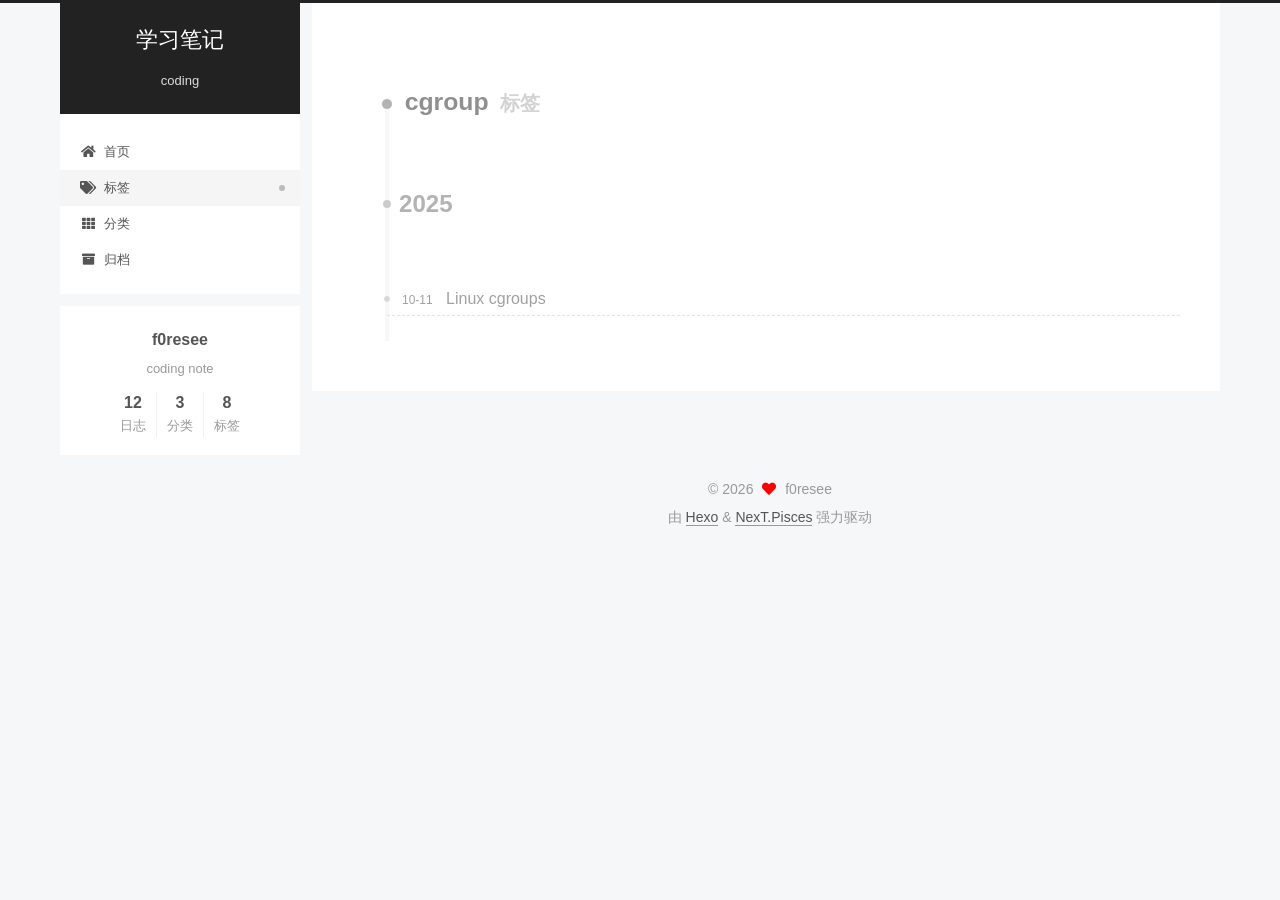
<file: tags/cgroup/index.html>
<!DOCTYPE html>
<html lang="zh-CN">
<head>
  <meta charset="UTF-8">
<meta name="viewport" content="width=device-width, initial-scale=1, maximum-scale=2">
<meta name="theme-color" content="#222">
<meta name="generator" content="Hexo 7.3.0">
  <link rel="apple-touch-icon" sizes="180x180" href="/images/apple-touch-icon-next.png">
  <link rel="icon" type="image/png" sizes="32x32" href="/images/favicon-32x32-next.png">
  <link rel="icon" type="image/png" sizes="16x16" href="/images/favicon-16x16-next.png">
  <link rel="mask-icon" href="/images/logo.svg" color="#222">

<link rel="stylesheet" href="/css/main.css">


<link rel="stylesheet" href="/lib/font-awesome/css/all.min.css">

<script id="hexo-configurations">
    var NexT = window.NexT || {};
    var CONFIG = {"hostname":"f0resee.github.io","root":"/","scheme":"Pisces","version":"7.8.0","exturl":false,"sidebar":{"position":"left","display":"post","padding":18,"offset":12,"onmobile":false},"copycode":{"enable":false,"show_result":false,"style":null},"back2top":{"enable":true,"sidebar":false,"scrollpercent":false},"bookmark":{"enable":false,"color":"#222","save":"auto"},"fancybox":false,"mediumzoom":false,"lazyload":false,"pangu":false,"comments":{"style":"tabs","active":null,"storage":true,"lazyload":false,"nav":null},"algolia":{"hits":{"per_page":10},"labels":{"input_placeholder":"Search for Posts","hits_empty":"We didn't find any results for the search: ${query}","hits_stats":"${hits} results found in ${time} ms"}},"localsearch":{"enable":false,"trigger":"auto","top_n_per_article":1,"unescape":false,"preload":false},"motion":{"enable":true,"async":false,"transition":{"post_block":"fadeIn","post_header":"slideDownIn","post_body":"slideDownIn","coll_header":"slideLeftIn","sidebar":"slideUpIn"}}};
  </script>

  <meta name="description" content="coding note">
<meta property="og:type" content="website">
<meta property="og:title" content="学习笔记">
<meta property="og:url" content="https://f0resee.github.io/tags/cgroup/index.html">
<meta property="og:site_name" content="学习笔记">
<meta property="og:description" content="coding note">
<meta property="og:locale" content="zh_CN">
<meta property="article:author" content="f0resee">
<meta name="twitter:card" content="summary">

<link rel="canonical" href="https://f0resee.github.io/tags/cgroup/">


<script id="page-configurations">
  // https://hexo.io/docs/variables.html
  CONFIG.page = {
    sidebar: "",
    isHome : false,
    isPost : false,
    lang   : 'zh-CN'
  };
</script>

  <title>标签: cgroup | 学习笔记</title>
  






  <noscript>
  <style>
  .use-motion .brand,
  .use-motion .menu-item,
  .sidebar-inner,
  .use-motion .post-block,
  .use-motion .pagination,
  .use-motion .comments,
  .use-motion .post-header,
  .use-motion .post-body,
  .use-motion .collection-header { opacity: initial; }

  .use-motion .site-title,
  .use-motion .site-subtitle {
    opacity: initial;
    top: initial;
  }

  .use-motion .logo-line-before i { left: initial; }
  .use-motion .logo-line-after i { right: initial; }
  </style>
</noscript>

</head>

<body itemscope itemtype="http://schema.org/WebPage">
  <div class="container use-motion">
    <div class="headband"></div>

    <header class="header" itemscope itemtype="http://schema.org/WPHeader">
      <div class="header-inner"><div class="site-brand-container">
  <div class="site-nav-toggle">
    <div class="toggle" aria-label="切换导航栏">
      <span class="toggle-line toggle-line-first"></span>
      <span class="toggle-line toggle-line-middle"></span>
      <span class="toggle-line toggle-line-last"></span>
    </div>
  </div>

  <div class="site-meta">

    <a href="/" class="brand" rel="start">
      <span class="logo-line-before"><i></i></span>
      <h1 class="site-title">学习笔记</h1>
      <span class="logo-line-after"><i></i></span>
    </a>
      <p class="site-subtitle" itemprop="description">coding</p>
  </div>

  <div class="site-nav-right">
    <div class="toggle popup-trigger">
    </div>
  </div>
</div>




<nav class="site-nav">
  <ul id="menu" class="main-menu menu">
        <li class="menu-item menu-item-home">

    <a href="/" rel="section"><i class="fa fa-home fa-fw"></i>首页</a>

  </li>
        <li class="menu-item menu-item-tags">

    <a href="/tags/" rel="section"><i class="fa fa-tags fa-fw"></i>标签</a>

  </li>
        <li class="menu-item menu-item-categories">

    <a href="/categories/" rel="section"><i class="fa fa-th fa-fw"></i>分类</a>

  </li>
        <li class="menu-item menu-item-archives">

    <a href="/archives/" rel="section"><i class="fa fa-archive fa-fw"></i>归档</a>

  </li>
  </ul>
</nav>




</div>
    </header>

    
  <div class="back-to-top">
    <i class="fa fa-arrow-up"></i>
    <span>0%</span>
  </div>


    <main class="main">
      <div class="main-inner">
        <div class="content-wrap">
          

          <div class="content tag">
            

  
  
  
  <div class="post-block">
    <div class="posts-collapse">
      <div class="collection-title">
        <h2 class="collection-header">cgroup
          <small>标签</small>
        </h2>
      </div>

      
    <div class="collection-year">
      <span class="collection-header">2025</span>
    </div>

  <article itemscope itemtype="http://schema.org/Article">
    <header class="post-header">

      <div class="post-meta">
        <time itemprop="dateCreated"
              datetime="2025-10-11T20:15:42+08:00"
              content="2025-10-11">
          10-11
        </time>
      </div>

      <div class="post-title">
          <a class="post-title-link" href="/2025/10/11/linux-cgroups/" itemprop="url">
            <span itemprop="name">Linux cgroups</span>
          </a>
      </div>

    </header>
  </article>

    </div>
  </div>
  
  
  

  



          </div>
          

<script>
  window.addEventListener('tabs:register', () => {
    let { activeClass } = CONFIG.comments;
    if (CONFIG.comments.storage) {
      activeClass = localStorage.getItem('comments_active') || activeClass;
    }
    if (activeClass) {
      let activeTab = document.querySelector(`a[href="#comment-${activeClass}"]`);
      if (activeTab) {
        activeTab.click();
      }
    }
  });
  if (CONFIG.comments.storage) {
    window.addEventListener('tabs:click', event => {
      if (!event.target.matches('.tabs-comment .tab-content .tab-pane')) return;
      let commentClass = event.target.classList[1];
      localStorage.setItem('comments_active', commentClass);
    });
  }
</script>

        </div>
          
  
  <div class="toggle sidebar-toggle">
    <span class="toggle-line toggle-line-first"></span>
    <span class="toggle-line toggle-line-middle"></span>
    <span class="toggle-line toggle-line-last"></span>
  </div>

  <aside class="sidebar">
    <div class="sidebar-inner">

      <ul class="sidebar-nav motion-element">
        <li class="sidebar-nav-toc">
          文章目录
        </li>
        <li class="sidebar-nav-overview">
          站点概览
        </li>
      </ul>

      <!--noindex-->
      <div class="post-toc-wrap sidebar-panel">
      </div>
      <!--/noindex-->

      <div class="site-overview-wrap sidebar-panel">
        <div class="site-author motion-element" itemprop="author" itemscope itemtype="http://schema.org/Person">
  <p class="site-author-name" itemprop="name">f0resee</p>
  <div class="site-description" itemprop="description">coding note</div>
</div>
<div class="site-state-wrap motion-element">
  <nav class="site-state">
      <div class="site-state-item site-state-posts">
          <a href="/archives/">
        
          <span class="site-state-item-count">12</span>
          <span class="site-state-item-name">日志</span>
        </a>
      </div>
      <div class="site-state-item site-state-categories">
            <a href="/categories/">
          
        <span class="site-state-item-count">3</span>
        <span class="site-state-item-name">分类</span></a>
      </div>
      <div class="site-state-item site-state-tags">
            <a href="/tags/">
          
        <span class="site-state-item-count">8</span>
        <span class="site-state-item-name">标签</span></a>
      </div>
  </nav>
</div>



      </div>

    </div>
  </aside>
  <div id="sidebar-dimmer"></div>


      </div>
    </main>

    <footer class="footer">
      <div class="footer-inner">
        

        

<div class="copyright">
  
  &copy; 
  <span itemprop="copyrightYear">2026</span>
  <span class="with-love">
    <i class="fa fa-heart"></i>
  </span>
  <span class="author" itemprop="copyrightHolder">f0resee</span>
</div>
  <div class="powered-by">由 <a href="https://hexo.io/" class="theme-link" rel="noopener" target="_blank">Hexo</a> & <a href="https://pisces.theme-next.org/" class="theme-link" rel="noopener" target="_blank">NexT.Pisces</a> 强力驱动
  </div>

        








      </div>
    </footer>
  </div>

  
  <script src="/lib/anime.min.js"></script>
  <script src="/lib/velocity/velocity.min.js"></script>
  <script src="/lib/velocity/velocity.ui.min.js"></script>

<script src="/js/utils.js"></script>

<script src="/js/motion.js"></script>


<script src="/js/schemes/pisces.js"></script>


<script src="/js/next-boot.js"></script>




  















  

  

</body>
</html>
</file>
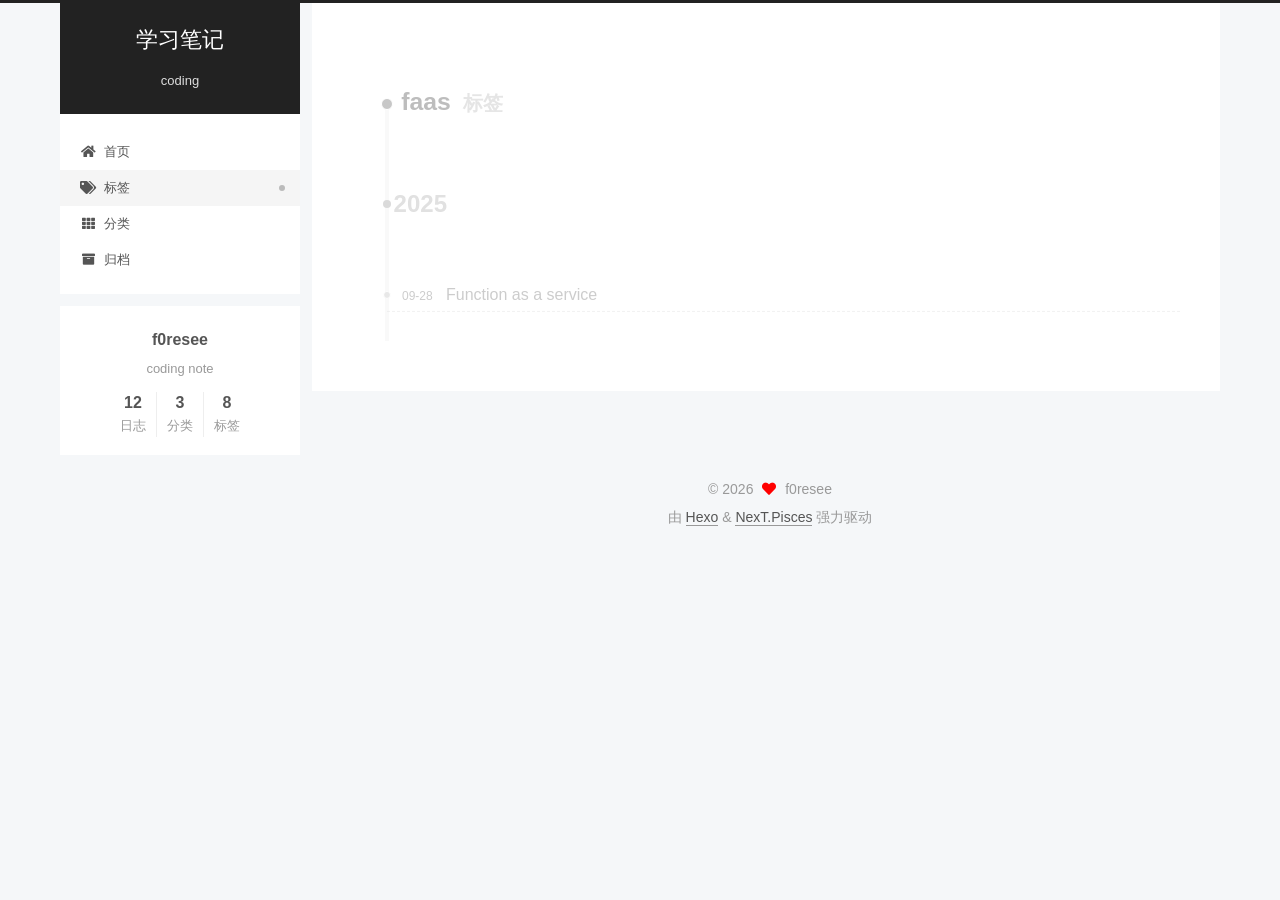
<file: tags/faas/index.html>
<!DOCTYPE html>
<html lang="zh-CN">
<head>
  <meta charset="UTF-8">
<meta name="viewport" content="width=device-width, initial-scale=1, maximum-scale=2">
<meta name="theme-color" content="#222">
<meta name="generator" content="Hexo 7.3.0">
  <link rel="apple-touch-icon" sizes="180x180" href="/images/apple-touch-icon-next.png">
  <link rel="icon" type="image/png" sizes="32x32" href="/images/favicon-32x32-next.png">
  <link rel="icon" type="image/png" sizes="16x16" href="/images/favicon-16x16-next.png">
  <link rel="mask-icon" href="/images/logo.svg" color="#222">

<link rel="stylesheet" href="/css/main.css">


<link rel="stylesheet" href="/lib/font-awesome/css/all.min.css">

<script id="hexo-configurations">
    var NexT = window.NexT || {};
    var CONFIG = {"hostname":"f0resee.github.io","root":"/","scheme":"Pisces","version":"7.8.0","exturl":false,"sidebar":{"position":"left","display":"post","padding":18,"offset":12,"onmobile":false},"copycode":{"enable":false,"show_result":false,"style":null},"back2top":{"enable":true,"sidebar":false,"scrollpercent":false},"bookmark":{"enable":false,"color":"#222","save":"auto"},"fancybox":false,"mediumzoom":false,"lazyload":false,"pangu":false,"comments":{"style":"tabs","active":null,"storage":true,"lazyload":false,"nav":null},"algolia":{"hits":{"per_page":10},"labels":{"input_placeholder":"Search for Posts","hits_empty":"We didn't find any results for the search: ${query}","hits_stats":"${hits} results found in ${time} ms"}},"localsearch":{"enable":false,"trigger":"auto","top_n_per_article":1,"unescape":false,"preload":false},"motion":{"enable":true,"async":false,"transition":{"post_block":"fadeIn","post_header":"slideDownIn","post_body":"slideDownIn","coll_header":"slideLeftIn","sidebar":"slideUpIn"}}};
  </script>

  <meta name="description" content="coding note">
<meta property="og:type" content="website">
<meta property="og:title" content="学习笔记">
<meta property="og:url" content="https://f0resee.github.io/tags/faas/index.html">
<meta property="og:site_name" content="学习笔记">
<meta property="og:description" content="coding note">
<meta property="og:locale" content="zh_CN">
<meta property="article:author" content="f0resee">
<meta name="twitter:card" content="summary">

<link rel="canonical" href="https://f0resee.github.io/tags/faas/">


<script id="page-configurations">
  // https://hexo.io/docs/variables.html
  CONFIG.page = {
    sidebar: "",
    isHome : false,
    isPost : false,
    lang   : 'zh-CN'
  };
</script>

  <title>标签: faas | 学习笔记</title>
  






  <noscript>
  <style>
  .use-motion .brand,
  .use-motion .menu-item,
  .sidebar-inner,
  .use-motion .post-block,
  .use-motion .pagination,
  .use-motion .comments,
  .use-motion .post-header,
  .use-motion .post-body,
  .use-motion .collection-header { opacity: initial; }

  .use-motion .site-title,
  .use-motion .site-subtitle {
    opacity: initial;
    top: initial;
  }

  .use-motion .logo-line-before i { left: initial; }
  .use-motion .logo-line-after i { right: initial; }
  </style>
</noscript>

</head>

<body itemscope itemtype="http://schema.org/WebPage">
  <div class="container use-motion">
    <div class="headband"></div>

    <header class="header" itemscope itemtype="http://schema.org/WPHeader">
      <div class="header-inner"><div class="site-brand-container">
  <div class="site-nav-toggle">
    <div class="toggle" aria-label="切换导航栏">
      <span class="toggle-line toggle-line-first"></span>
      <span class="toggle-line toggle-line-middle"></span>
      <span class="toggle-line toggle-line-last"></span>
    </div>
  </div>

  <div class="site-meta">

    <a href="/" class="brand" rel="start">
      <span class="logo-line-before"><i></i></span>
      <h1 class="site-title">学习笔记</h1>
      <span class="logo-line-after"><i></i></span>
    </a>
      <p class="site-subtitle" itemprop="description">coding</p>
  </div>

  <div class="site-nav-right">
    <div class="toggle popup-trigger">
    </div>
  </div>
</div>




<nav class="site-nav">
  <ul id="menu" class="main-menu menu">
        <li class="menu-item menu-item-home">

    <a href="/" rel="section"><i class="fa fa-home fa-fw"></i>首页</a>

  </li>
        <li class="menu-item menu-item-tags">

    <a href="/tags/" rel="section"><i class="fa fa-tags fa-fw"></i>标签</a>

  </li>
        <li class="menu-item menu-item-categories">

    <a href="/categories/" rel="section"><i class="fa fa-th fa-fw"></i>分类</a>

  </li>
        <li class="menu-item menu-item-archives">

    <a href="/archives/" rel="section"><i class="fa fa-archive fa-fw"></i>归档</a>

  </li>
  </ul>
</nav>




</div>
    </header>

    
  <div class="back-to-top">
    <i class="fa fa-arrow-up"></i>
    <span>0%</span>
  </div>


    <main class="main">
      <div class="main-inner">
        <div class="content-wrap">
          

          <div class="content tag">
            

  
  
  
  <div class="post-block">
    <div class="posts-collapse">
      <div class="collection-title">
        <h2 class="collection-header">faas
          <small>标签</small>
        </h2>
      </div>

      
    <div class="collection-year">
      <span class="collection-header">2025</span>
    </div>

  <article itemscope itemtype="http://schema.org/Article">
    <header class="post-header">

      <div class="post-meta">
        <time itemprop="dateCreated"
              datetime="2025-09-28T23:43:02+08:00"
              content="2025-09-28">
          09-28
        </time>
      </div>

      <div class="post-title">
          <a class="post-title-link" href="/2025/09/28/fuction-as-a-service/" itemprop="url">
            <span itemprop="name">Function as a service</span>
          </a>
      </div>

    </header>
  </article>

    </div>
  </div>
  
  
  

  



          </div>
          

<script>
  window.addEventListener('tabs:register', () => {
    let { activeClass } = CONFIG.comments;
    if (CONFIG.comments.storage) {
      activeClass = localStorage.getItem('comments_active') || activeClass;
    }
    if (activeClass) {
      let activeTab = document.querySelector(`a[href="#comment-${activeClass}"]`);
      if (activeTab) {
        activeTab.click();
      }
    }
  });
  if (CONFIG.comments.storage) {
    window.addEventListener('tabs:click', event => {
      if (!event.target.matches('.tabs-comment .tab-content .tab-pane')) return;
      let commentClass = event.target.classList[1];
      localStorage.setItem('comments_active', commentClass);
    });
  }
</script>

        </div>
          
  
  <div class="toggle sidebar-toggle">
    <span class="toggle-line toggle-line-first"></span>
    <span class="toggle-line toggle-line-middle"></span>
    <span class="toggle-line toggle-line-last"></span>
  </div>

  <aside class="sidebar">
    <div class="sidebar-inner">

      <ul class="sidebar-nav motion-element">
        <li class="sidebar-nav-toc">
          文章目录
        </li>
        <li class="sidebar-nav-overview">
          站点概览
        </li>
      </ul>

      <!--noindex-->
      <div class="post-toc-wrap sidebar-panel">
      </div>
      <!--/noindex-->

      <div class="site-overview-wrap sidebar-panel">
        <div class="site-author motion-element" itemprop="author" itemscope itemtype="http://schema.org/Person">
  <p class="site-author-name" itemprop="name">f0resee</p>
  <div class="site-description" itemprop="description">coding note</div>
</div>
<div class="site-state-wrap motion-element">
  <nav class="site-state">
      <div class="site-state-item site-state-posts">
          <a href="/archives/">
        
          <span class="site-state-item-count">12</span>
          <span class="site-state-item-name">日志</span>
        </a>
      </div>
      <div class="site-state-item site-state-categories">
            <a href="/categories/">
          
        <span class="site-state-item-count">3</span>
        <span class="site-state-item-name">分类</span></a>
      </div>
      <div class="site-state-item site-state-tags">
            <a href="/tags/">
          
        <span class="site-state-item-count">8</span>
        <span class="site-state-item-name">标签</span></a>
      </div>
  </nav>
</div>



      </div>

    </div>
  </aside>
  <div id="sidebar-dimmer"></div>


      </div>
    </main>

    <footer class="footer">
      <div class="footer-inner">
        

        

<div class="copyright">
  
  &copy; 
  <span itemprop="copyrightYear">2026</span>
  <span class="with-love">
    <i class="fa fa-heart"></i>
  </span>
  <span class="author" itemprop="copyrightHolder">f0resee</span>
</div>
  <div class="powered-by">由 <a href="https://hexo.io/" class="theme-link" rel="noopener" target="_blank">Hexo</a> & <a href="https://pisces.theme-next.org/" class="theme-link" rel="noopener" target="_blank">NexT.Pisces</a> 强力驱动
  </div>

        








      </div>
    </footer>
  </div>

  
  <script src="/lib/anime.min.js"></script>
  <script src="/lib/velocity/velocity.min.js"></script>
  <script src="/lib/velocity/velocity.ui.min.js"></script>

<script src="/js/utils.js"></script>

<script src="/js/motion.js"></script>


<script src="/js/schemes/pisces.js"></script>


<script src="/js/next-boot.js"></script>




  















  

  

</body>
</html>
</file>
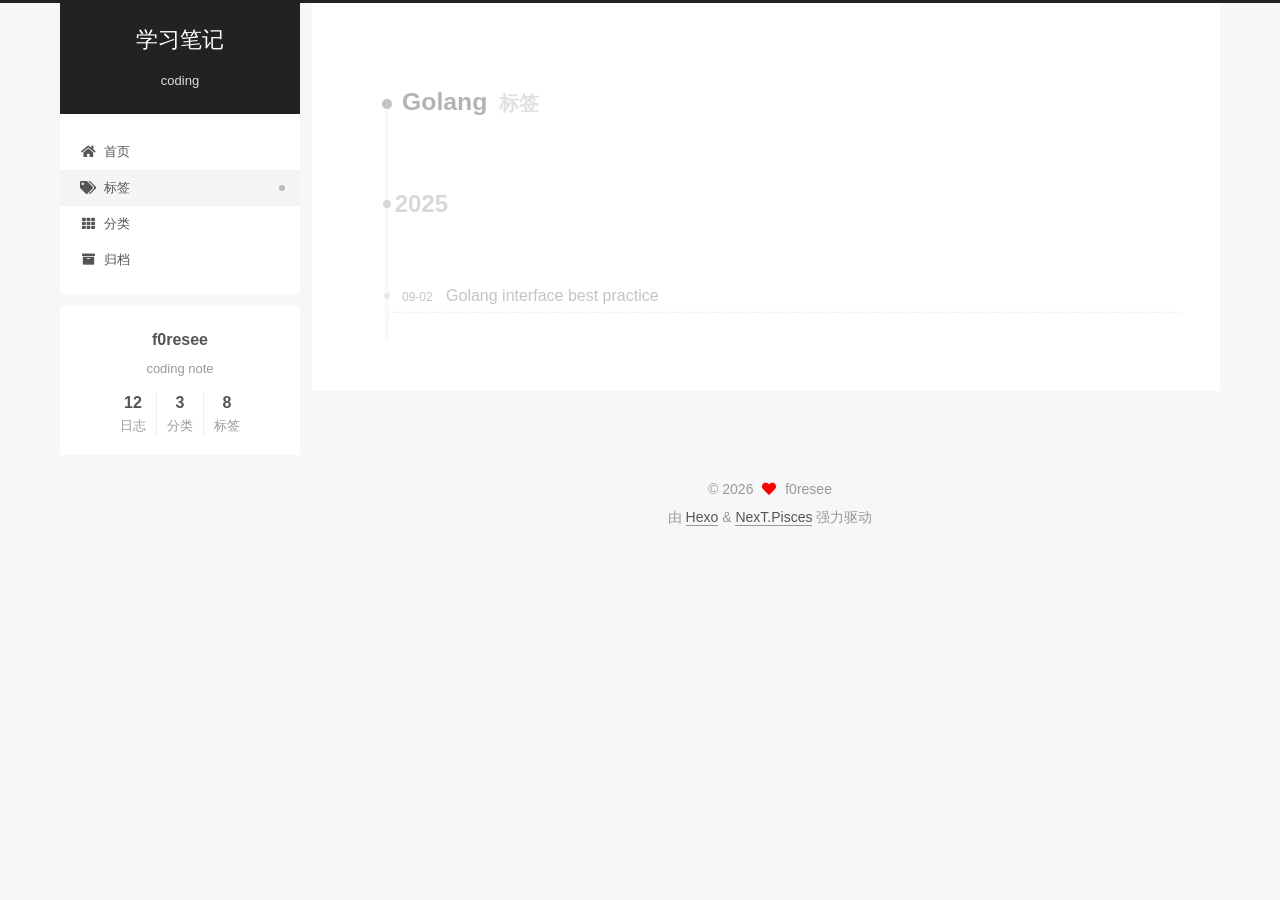
<file: tags/Golang/index.html>
<!DOCTYPE html>
<html lang="zh-CN">
<head>
  <meta charset="UTF-8">
<meta name="viewport" content="width=device-width, initial-scale=1, maximum-scale=2">
<meta name="theme-color" content="#222">
<meta name="generator" content="Hexo 7.3.0">
  <link rel="apple-touch-icon" sizes="180x180" href="/images/apple-touch-icon-next.png">
  <link rel="icon" type="image/png" sizes="32x32" href="/images/favicon-32x32-next.png">
  <link rel="icon" type="image/png" sizes="16x16" href="/images/favicon-16x16-next.png">
  <link rel="mask-icon" href="/images/logo.svg" color="#222">

<link rel="stylesheet" href="/css/main.css">


<link rel="stylesheet" href="/lib/font-awesome/css/all.min.css">

<script id="hexo-configurations">
    var NexT = window.NexT || {};
    var CONFIG = {"hostname":"f0resee.github.io","root":"/","scheme":"Pisces","version":"7.8.0","exturl":false,"sidebar":{"position":"left","display":"post","padding":18,"offset":12,"onmobile":false},"copycode":{"enable":false,"show_result":false,"style":null},"back2top":{"enable":true,"sidebar":false,"scrollpercent":false},"bookmark":{"enable":false,"color":"#222","save":"auto"},"fancybox":false,"mediumzoom":false,"lazyload":false,"pangu":false,"comments":{"style":"tabs","active":null,"storage":true,"lazyload":false,"nav":null},"algolia":{"hits":{"per_page":10},"labels":{"input_placeholder":"Search for Posts","hits_empty":"We didn't find any results for the search: ${query}","hits_stats":"${hits} results found in ${time} ms"}},"localsearch":{"enable":false,"trigger":"auto","top_n_per_article":1,"unescape":false,"preload":false},"motion":{"enable":true,"async":false,"transition":{"post_block":"fadeIn","post_header":"slideDownIn","post_body":"slideDownIn","coll_header":"slideLeftIn","sidebar":"slideUpIn"}}};
  </script>

  <meta name="description" content="coding note">
<meta property="og:type" content="website">
<meta property="og:title" content="学习笔记">
<meta property="og:url" content="https://f0resee.github.io/tags/Golang/index.html">
<meta property="og:site_name" content="学习笔记">
<meta property="og:description" content="coding note">
<meta property="og:locale" content="zh_CN">
<meta property="article:author" content="f0resee">
<meta name="twitter:card" content="summary">

<link rel="canonical" href="https://f0resee.github.io/tags/Golang/">


<script id="page-configurations">
  // https://hexo.io/docs/variables.html
  CONFIG.page = {
    sidebar: "",
    isHome : false,
    isPost : false,
    lang   : 'zh-CN'
  };
</script>

  <title>标签: Golang | 学习笔记</title>
  






  <noscript>
  <style>
  .use-motion .brand,
  .use-motion .menu-item,
  .sidebar-inner,
  .use-motion .post-block,
  .use-motion .pagination,
  .use-motion .comments,
  .use-motion .post-header,
  .use-motion .post-body,
  .use-motion .collection-header { opacity: initial; }

  .use-motion .site-title,
  .use-motion .site-subtitle {
    opacity: initial;
    top: initial;
  }

  .use-motion .logo-line-before i { left: initial; }
  .use-motion .logo-line-after i { right: initial; }
  </style>
</noscript>

</head>

<body itemscope itemtype="http://schema.org/WebPage">
  <div class="container use-motion">
    <div class="headband"></div>

    <header class="header" itemscope itemtype="http://schema.org/WPHeader">
      <div class="header-inner"><div class="site-brand-container">
  <div class="site-nav-toggle">
    <div class="toggle" aria-label="切换导航栏">
      <span class="toggle-line toggle-line-first"></span>
      <span class="toggle-line toggle-line-middle"></span>
      <span class="toggle-line toggle-line-last"></span>
    </div>
  </div>

  <div class="site-meta">

    <a href="/" class="brand" rel="start">
      <span class="logo-line-before"><i></i></span>
      <h1 class="site-title">学习笔记</h1>
      <span class="logo-line-after"><i></i></span>
    </a>
      <p class="site-subtitle" itemprop="description">coding</p>
  </div>

  <div class="site-nav-right">
    <div class="toggle popup-trigger">
    </div>
  </div>
</div>




<nav class="site-nav">
  <ul id="menu" class="main-menu menu">
        <li class="menu-item menu-item-home">

    <a href="/" rel="section"><i class="fa fa-home fa-fw"></i>首页</a>

  </li>
        <li class="menu-item menu-item-tags">

    <a href="/tags/" rel="section"><i class="fa fa-tags fa-fw"></i>标签</a>

  </li>
        <li class="menu-item menu-item-categories">

    <a href="/categories/" rel="section"><i class="fa fa-th fa-fw"></i>分类</a>

  </li>
        <li class="menu-item menu-item-archives">

    <a href="/archives/" rel="section"><i class="fa fa-archive fa-fw"></i>归档</a>

  </li>
  </ul>
</nav>




</div>
    </header>

    
  <div class="back-to-top">
    <i class="fa fa-arrow-up"></i>
    <span>0%</span>
  </div>


    <main class="main">
      <div class="main-inner">
        <div class="content-wrap">
          

          <div class="content tag">
            

  
  
  
  <div class="post-block">
    <div class="posts-collapse">
      <div class="collection-title">
        <h2 class="collection-header">Golang
          <small>标签</small>
        </h2>
      </div>

      
    <div class="collection-year">
      <span class="collection-header">2025</span>
    </div>

  <article itemscope itemtype="http://schema.org/Article">
    <header class="post-header">

      <div class="post-meta">
        <time itemprop="dateCreated"
              datetime="2025-09-02T22:00:53+08:00"
              content="2025-09-02">
          09-02
        </time>
      </div>

      <div class="post-title">
          <a class="post-title-link" href="/2025/09/02/golang-interface/" itemprop="url">
            <span itemprop="name">Golang interface best practice</span>
          </a>
      </div>

    </header>
  </article>

    </div>
  </div>
  
  
  

  



          </div>
          

<script>
  window.addEventListener('tabs:register', () => {
    let { activeClass } = CONFIG.comments;
    if (CONFIG.comments.storage) {
      activeClass = localStorage.getItem('comments_active') || activeClass;
    }
    if (activeClass) {
      let activeTab = document.querySelector(`a[href="#comment-${activeClass}"]`);
      if (activeTab) {
        activeTab.click();
      }
    }
  });
  if (CONFIG.comments.storage) {
    window.addEventListener('tabs:click', event => {
      if (!event.target.matches('.tabs-comment .tab-content .tab-pane')) return;
      let commentClass = event.target.classList[1];
      localStorage.setItem('comments_active', commentClass);
    });
  }
</script>

        </div>
          
  
  <div class="toggle sidebar-toggle">
    <span class="toggle-line toggle-line-first"></span>
    <span class="toggle-line toggle-line-middle"></span>
    <span class="toggle-line toggle-line-last"></span>
  </div>

  <aside class="sidebar">
    <div class="sidebar-inner">

      <ul class="sidebar-nav motion-element">
        <li class="sidebar-nav-toc">
          文章目录
        </li>
        <li class="sidebar-nav-overview">
          站点概览
        </li>
      </ul>

      <!--noindex-->
      <div class="post-toc-wrap sidebar-panel">
      </div>
      <!--/noindex-->

      <div class="site-overview-wrap sidebar-panel">
        <div class="site-author motion-element" itemprop="author" itemscope itemtype="http://schema.org/Person">
  <p class="site-author-name" itemprop="name">f0resee</p>
  <div class="site-description" itemprop="description">coding note</div>
</div>
<div class="site-state-wrap motion-element">
  <nav class="site-state">
      <div class="site-state-item site-state-posts">
          <a href="/archives/">
        
          <span class="site-state-item-count">12</span>
          <span class="site-state-item-name">日志</span>
        </a>
      </div>
      <div class="site-state-item site-state-categories">
            <a href="/categories/">
          
        <span class="site-state-item-count">3</span>
        <span class="site-state-item-name">分类</span></a>
      </div>
      <div class="site-state-item site-state-tags">
            <a href="/tags/">
          
        <span class="site-state-item-count">8</span>
        <span class="site-state-item-name">标签</span></a>
      </div>
  </nav>
</div>



      </div>

    </div>
  </aside>
  <div id="sidebar-dimmer"></div>


      </div>
    </main>

    <footer class="footer">
      <div class="footer-inner">
        

        

<div class="copyright">
  
  &copy; 
  <span itemprop="copyrightYear">2026</span>
  <span class="with-love">
    <i class="fa fa-heart"></i>
  </span>
  <span class="author" itemprop="copyrightHolder">f0resee</span>
</div>
  <div class="powered-by">由 <a href="https://hexo.io/" class="theme-link" rel="noopener" target="_blank">Hexo</a> & <a href="https://pisces.theme-next.org/" class="theme-link" rel="noopener" target="_blank">NexT.Pisces</a> 强力驱动
  </div>

        








      </div>
    </footer>
  </div>

  
  <script src="/lib/anime.min.js"></script>
  <script src="/lib/velocity/velocity.min.js"></script>
  <script src="/lib/velocity/velocity.ui.min.js"></script>

<script src="/js/utils.js"></script>

<script src="/js/motion.js"></script>


<script src="/js/schemes/pisces.js"></script>


<script src="/js/next-boot.js"></script>




  















  

  

</body>
</html>
</file>
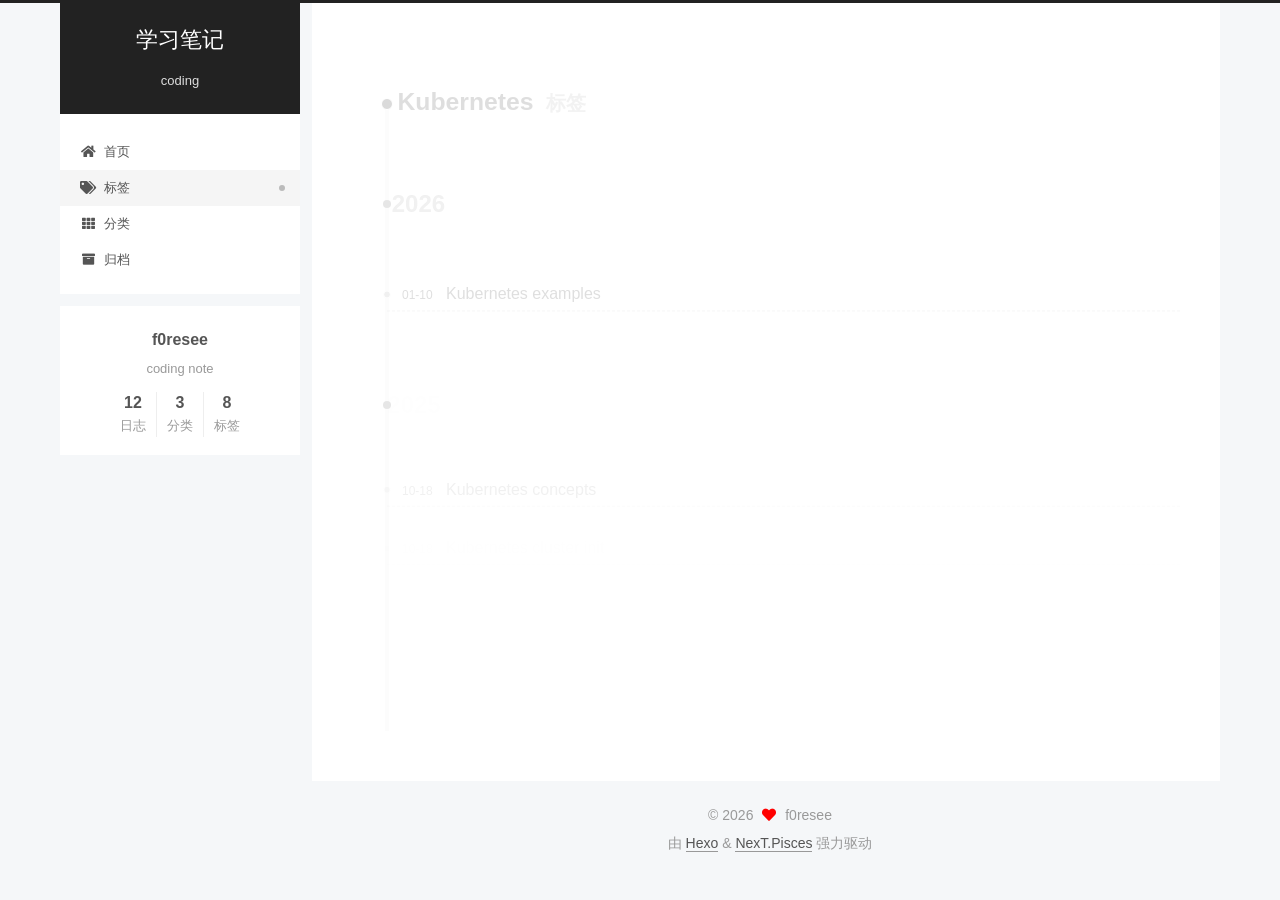
<file: tags/Kubernetes/index.html>
<!DOCTYPE html>
<html lang="zh-CN">
<head>
  <meta charset="UTF-8">
<meta name="viewport" content="width=device-width, initial-scale=1, maximum-scale=2">
<meta name="theme-color" content="#222">
<meta name="generator" content="Hexo 7.3.0">
  <link rel="apple-touch-icon" sizes="180x180" href="/images/apple-touch-icon-next.png">
  <link rel="icon" type="image/png" sizes="32x32" href="/images/favicon-32x32-next.png">
  <link rel="icon" type="image/png" sizes="16x16" href="/images/favicon-16x16-next.png">
  <link rel="mask-icon" href="/images/logo.svg" color="#222">

<link rel="stylesheet" href="/css/main.css">


<link rel="stylesheet" href="/lib/font-awesome/css/all.min.css">

<script id="hexo-configurations">
    var NexT = window.NexT || {};
    var CONFIG = {"hostname":"f0resee.github.io","root":"/","scheme":"Pisces","version":"7.8.0","exturl":false,"sidebar":{"position":"left","display":"post","padding":18,"offset":12,"onmobile":false},"copycode":{"enable":false,"show_result":false,"style":null},"back2top":{"enable":true,"sidebar":false,"scrollpercent":false},"bookmark":{"enable":false,"color":"#222","save":"auto"},"fancybox":false,"mediumzoom":false,"lazyload":false,"pangu":false,"comments":{"style":"tabs","active":null,"storage":true,"lazyload":false,"nav":null},"algolia":{"hits":{"per_page":10},"labels":{"input_placeholder":"Search for Posts","hits_empty":"We didn't find any results for the search: ${query}","hits_stats":"${hits} results found in ${time} ms"}},"localsearch":{"enable":false,"trigger":"auto","top_n_per_article":1,"unescape":false,"preload":false},"motion":{"enable":true,"async":false,"transition":{"post_block":"fadeIn","post_header":"slideDownIn","post_body":"slideDownIn","coll_header":"slideLeftIn","sidebar":"slideUpIn"}}};
  </script>

  <meta name="description" content="coding note">
<meta property="og:type" content="website">
<meta property="og:title" content="学习笔记">
<meta property="og:url" content="https://f0resee.github.io/tags/Kubernetes/index.html">
<meta property="og:site_name" content="学习笔记">
<meta property="og:description" content="coding note">
<meta property="og:locale" content="zh_CN">
<meta property="article:author" content="f0resee">
<meta name="twitter:card" content="summary">

<link rel="canonical" href="https://f0resee.github.io/tags/Kubernetes/">


<script id="page-configurations">
  // https://hexo.io/docs/variables.html
  CONFIG.page = {
    sidebar: "",
    isHome : false,
    isPost : false,
    lang   : 'zh-CN'
  };
</script>

  <title>标签: Kubernetes | 学习笔记</title>
  






  <noscript>
  <style>
  .use-motion .brand,
  .use-motion .menu-item,
  .sidebar-inner,
  .use-motion .post-block,
  .use-motion .pagination,
  .use-motion .comments,
  .use-motion .post-header,
  .use-motion .post-body,
  .use-motion .collection-header { opacity: initial; }

  .use-motion .site-title,
  .use-motion .site-subtitle {
    opacity: initial;
    top: initial;
  }

  .use-motion .logo-line-before i { left: initial; }
  .use-motion .logo-line-after i { right: initial; }
  </style>
</noscript>

</head>

<body itemscope itemtype="http://schema.org/WebPage">
  <div class="container use-motion">
    <div class="headband"></div>

    <header class="header" itemscope itemtype="http://schema.org/WPHeader">
      <div class="header-inner"><div class="site-brand-container">
  <div class="site-nav-toggle">
    <div class="toggle" aria-label="切换导航栏">
      <span class="toggle-line toggle-line-first"></span>
      <span class="toggle-line toggle-line-middle"></span>
      <span class="toggle-line toggle-line-last"></span>
    </div>
  </div>

  <div class="site-meta">

    <a href="/" class="brand" rel="start">
      <span class="logo-line-before"><i></i></span>
      <h1 class="site-title">学习笔记</h1>
      <span class="logo-line-after"><i></i></span>
    </a>
      <p class="site-subtitle" itemprop="description">coding</p>
  </div>

  <div class="site-nav-right">
    <div class="toggle popup-trigger">
    </div>
  </div>
</div>




<nav class="site-nav">
  <ul id="menu" class="main-menu menu">
        <li class="menu-item menu-item-home">

    <a href="/" rel="section"><i class="fa fa-home fa-fw"></i>首页</a>

  </li>
        <li class="menu-item menu-item-tags">

    <a href="/tags/" rel="section"><i class="fa fa-tags fa-fw"></i>标签</a>

  </li>
        <li class="menu-item menu-item-categories">

    <a href="/categories/" rel="section"><i class="fa fa-th fa-fw"></i>分类</a>

  </li>
        <li class="menu-item menu-item-archives">

    <a href="/archives/" rel="section"><i class="fa fa-archive fa-fw"></i>归档</a>

  </li>
  </ul>
</nav>




</div>
    </header>

    
  <div class="back-to-top">
    <i class="fa fa-arrow-up"></i>
    <span>0%</span>
  </div>


    <main class="main">
      <div class="main-inner">
        <div class="content-wrap">
          

          <div class="content tag">
            

  
  
  
  <div class="post-block">
    <div class="posts-collapse">
      <div class="collection-title">
        <h2 class="collection-header">Kubernetes
          <small>标签</small>
        </h2>
      </div>

      
    <div class="collection-year">
      <span class="collection-header">2026</span>
    </div>

  <article itemscope itemtype="http://schema.org/Article">
    <header class="post-header">

      <div class="post-meta">
        <time itemprop="dateCreated"
              datetime="2026-01-10T20:22:23+08:00"
              content="2026-01-10">
          01-10
        </time>
      </div>

      <div class="post-title">
          <a class="post-title-link" href="/2026/01/10/kubernetes-examples/" itemprop="url">
            <span itemprop="name">Kubernetes examples</span>
          </a>
      </div>

    </header>
  </article>
    <div class="collection-year">
      <span class="collection-header">2025</span>
    </div>

  <article itemscope itemtype="http://schema.org/Article">
    <header class="post-header">

      <div class="post-meta">
        <time itemprop="dateCreated"
              datetime="2025-10-18T15:40:35+08:00"
              content="2025-10-18">
          10-18
        </time>
      </div>

      <div class="post-title">
          <a class="post-title-link" href="/2025/10/18/kubernetes-concepts/" itemprop="url">
            <span itemprop="name">Kubernetes concepts</span>
          </a>
      </div>

    </header>
  </article>

  <article itemscope itemtype="http://schema.org/Article">
    <header class="post-header">

      <div class="post-meta">
        <time itemprop="dateCreated"
              datetime="2025-10-18T09:46:59+08:00"
              content="2025-10-18">
          10-18
        </time>
      </div>

      <div class="post-title">
          <a class="post-title-link" href="/2025/10/18/kubernetes-cluster-init/" itemprop="url">
            <span itemprop="name">Kubernetes cluster init</span>
          </a>
      </div>

    </header>
  </article>

  <article itemscope itemtype="http://schema.org/Article">
    <header class="post-header">

      <div class="post-meta">
        <time itemprop="dateCreated"
              datetime="2025-10-16T22:37:22+08:00"
              content="2025-10-16">
          10-16
        </time>
      </div>

      <div class="post-title">
          <a class="post-title-link" href="/2025/10/16/kubernetes-devops/" itemprop="url">
            <span itemprop="name">Kubernetes devops</span>
          </a>
      </div>

    </header>
  </article>

  <article itemscope itemtype="http://schema.org/Article">
    <header class="post-header">

      <div class="post-meta">
        <time itemprop="dateCreated"
              datetime="2025-08-07T21:37:07+08:00"
              content="2025-08-07">
          08-07
        </time>
      </div>

      <div class="post-title">
          <a class="post-title-link" href="/2025/08/07/kubernetes-memory-manager/" itemprop="url">
            <span itemprop="name">Kubernetes NUMA-aware Memory Manager</span>
          </a>
      </div>

    </header>
  </article>

    </div>
  </div>
  
  
  

  



          </div>
          

<script>
  window.addEventListener('tabs:register', () => {
    let { activeClass } = CONFIG.comments;
    if (CONFIG.comments.storage) {
      activeClass = localStorage.getItem('comments_active') || activeClass;
    }
    if (activeClass) {
      let activeTab = document.querySelector(`a[href="#comment-${activeClass}"]`);
      if (activeTab) {
        activeTab.click();
      }
    }
  });
  if (CONFIG.comments.storage) {
    window.addEventListener('tabs:click', event => {
      if (!event.target.matches('.tabs-comment .tab-content .tab-pane')) return;
      let commentClass = event.target.classList[1];
      localStorage.setItem('comments_active', commentClass);
    });
  }
</script>

        </div>
          
  
  <div class="toggle sidebar-toggle">
    <span class="toggle-line toggle-line-first"></span>
    <span class="toggle-line toggle-line-middle"></span>
    <span class="toggle-line toggle-line-last"></span>
  </div>

  <aside class="sidebar">
    <div class="sidebar-inner">

      <ul class="sidebar-nav motion-element">
        <li class="sidebar-nav-toc">
          文章目录
        </li>
        <li class="sidebar-nav-overview">
          站点概览
        </li>
      </ul>

      <!--noindex-->
      <div class="post-toc-wrap sidebar-panel">
      </div>
      <!--/noindex-->

      <div class="site-overview-wrap sidebar-panel">
        <div class="site-author motion-element" itemprop="author" itemscope itemtype="http://schema.org/Person">
  <p class="site-author-name" itemprop="name">f0resee</p>
  <div class="site-description" itemprop="description">coding note</div>
</div>
<div class="site-state-wrap motion-element">
  <nav class="site-state">
      <div class="site-state-item site-state-posts">
          <a href="/archives/">
        
          <span class="site-state-item-count">12</span>
          <span class="site-state-item-name">日志</span>
        </a>
      </div>
      <div class="site-state-item site-state-categories">
            <a href="/categories/">
          
        <span class="site-state-item-count">3</span>
        <span class="site-state-item-name">分类</span></a>
      </div>
      <div class="site-state-item site-state-tags">
            <a href="/tags/">
          
        <span class="site-state-item-count">8</span>
        <span class="site-state-item-name">标签</span></a>
      </div>
  </nav>
</div>



      </div>

    </div>
  </aside>
  <div id="sidebar-dimmer"></div>


      </div>
    </main>

    <footer class="footer">
      <div class="footer-inner">
        

        

<div class="copyright">
  
  &copy; 
  <span itemprop="copyrightYear">2026</span>
  <span class="with-love">
    <i class="fa fa-heart"></i>
  </span>
  <span class="author" itemprop="copyrightHolder">f0resee</span>
</div>
  <div class="powered-by">由 <a href="https://hexo.io/" class="theme-link" rel="noopener" target="_blank">Hexo</a> & <a href="https://pisces.theme-next.org/" class="theme-link" rel="noopener" target="_blank">NexT.Pisces</a> 强力驱动
  </div>

        








      </div>
    </footer>
  </div>

  
  <script src="/lib/anime.min.js"></script>
  <script src="/lib/velocity/velocity.min.js"></script>
  <script src="/lib/velocity/velocity.ui.min.js"></script>

<script src="/js/utils.js"></script>

<script src="/js/motion.js"></script>


<script src="/js/schemes/pisces.js"></script>


<script src="/js/next-boot.js"></script>




  















  

  

</body>
</html>
</file>
<file: css/main.css>
:root {
  --body-bg-color: #f5f7f9;
  --content-bg-color: #fff;
  --card-bg-color: #f5f5f5;
  --text-color: #555;
  --blockquote-color: #666;
  --link-color: #555;
  --link-hover-color: #222;
  --brand-color: #fff;
  --brand-hover-color: #fff;
  --table-row-odd-bg-color: #f9f9f9;
  --table-row-hover-bg-color: #f5f5f5;
  --menu-item-bg-color: #f5f5f5;
  --btn-default-bg: #fff;
  --btn-default-color: #555;
  --btn-default-border-color: #555;
  --btn-default-hover-bg: #222;
  --btn-default-hover-color: #fff;
  --btn-default-hover-border-color: #222;
}
@media (prefers-color-scheme: dark) {
  :root {
    --body-bg-color: #282828;
    --content-bg-color: #333;
    --card-bg-color: #555;
    --text-color: #ccc;
    --blockquote-color: #bbb;
    --link-color: #ccc;
    --link-hover-color: #eee;
    --brand-color: #ddd;
    --brand-hover-color: #ddd;
    --table-row-odd-bg-color: #282828;
    --table-row-hover-bg-color: #363636;
    --menu-item-bg-color: #555;
    --btn-default-bg: #222;
    --btn-default-color: #ccc;
    --btn-default-border-color: #555;
    --btn-default-hover-bg: #666;
    --btn-default-hover-color: #ccc;
    --btn-default-hover-border-color: #666;
  }
  img {
    opacity: 0.75;
  }
  img:hover {
    opacity: 0.9;
  }
}
html {
  line-height: 1.15; /* 1 */
  -webkit-text-size-adjust: 100%; /* 2 */
}
body {
  margin: 0;
}
main {
  display: block;
}
h1 {
  font-size: 2em;
  margin: 0.67em 0;
}
hr {
  box-sizing: content-box; /* 1 */
  height: 0; /* 1 */
  overflow: visible; /* 2 */
}
pre {
  font-family: monospace, monospace; /* 1 */
  font-size: 1em; /* 2 */
}
a {
  background: transparent;
}
abbr[title] {
  border-bottom: none; /* 1 */
  text-decoration: underline; /* 2 */
  text-decoration: underline dotted; /* 2 */
}
b,
strong {
  font-weight: bolder;
}
code,
kbd,
samp {
  font-family: monospace, monospace; /* 1 */
  font-size: 1em; /* 2 */
}
small {
  font-size: 80%;
}
sub,
sup {
  font-size: 75%;
  line-height: 0;
  position: relative;
  vertical-align: baseline;
}
sub {
  bottom: -0.25em;
}
sup {
  top: -0.5em;
}
img {
  border-style: none;
}
button,
input,
optgroup,
select,
textarea {
  font-family: inherit; /* 1 */
  font-size: 100%; /* 1 */
  line-height: 1.15; /* 1 */
  margin: 0; /* 2 */
}
button,
input {
/* 1 */
  overflow: visible;
}
button,
select {
/* 1 */
  text-transform: none;
}
button,
[type='button'],
[type='reset'],
[type='submit'] {
  -webkit-appearance: button;
}
button::-moz-focus-inner,
[type='button']::-moz-focus-inner,
[type='reset']::-moz-focus-inner,
[type='submit']::-moz-focus-inner {
  border-style: none;
  padding: 0;
}
button:-moz-focusring,
[type='button']:-moz-focusring,
[type='reset']:-moz-focusring,
[type='submit']:-moz-focusring {
  outline: 1px dotted ButtonText;
}
fieldset {
  padding: 0.35em 0.75em 0.625em;
}
legend {
  box-sizing: border-box; /* 1 */
  color: inherit; /* 2 */
  display: table; /* 1 */
  max-width: 100%; /* 1 */
  padding: 0; /* 3 */
  white-space: normal; /* 1 */
}
progress {
  vertical-align: baseline;
}
textarea {
  overflow: auto;
}
[type='checkbox'],
[type='radio'] {
  box-sizing: border-box; /* 1 */
  padding: 0; /* 2 */
}
[type='number']::-webkit-inner-spin-button,
[type='number']::-webkit-outer-spin-button {
  height: auto;
}
[type='search'] {
  outline-offset: -2px; /* 2 */
  -webkit-appearance: textfield; /* 1 */
}
[type='search']::-webkit-search-decoration {
  -webkit-appearance: none;
}
::-webkit-file-upload-button {
  font: inherit; /* 2 */
  -webkit-appearance: button; /* 1 */
}
details {
  display: block;
}
summary {
  display: list-item;
}
template {
  display: none;
}
[hidden] {
  display: none;
}
::selection {
  background: #262a30;
  color: #eee;
}
html,
body {
  height: 100%;
}
body {
  background: var(--body-bg-color);
  color: var(--text-color);
  font-family: 'Lato', "PingFang SC", "Microsoft YaHei", sans-serif;
  font-size: 1em;
  line-height: 2;
}
@media (max-width: 991px) {
  body {
    padding-left: 0 !important;
    padding-right: 0 !important;
  }
}
h1,
h2,
h3,
h4,
h5,
h6 {
  font-family: 'Lato', "PingFang SC", "Microsoft YaHei", sans-serif;
  font-weight: bold;
  line-height: 1.5;
  margin: 20px 0 15px;
}
h1 {
  font-size: 1.5em;
}
h2 {
  font-size: 1.375em;
}
h3 {
  font-size: 1.25em;
}
h4 {
  font-size: 1.125em;
}
h5 {
  font-size: 1em;
}
h6 {
  font-size: 0.875em;
}
p {
  margin: 0 0 20px 0;
}
a,
span.exturl {
  border-bottom: 1px solid #999;
  color: var(--link-color);
  outline: 0;
  text-decoration: none;
  overflow-wrap: break-word;
  word-wrap: break-word;
  cursor: pointer;
}
a:hover,
span.exturl:hover {
  border-bottom-color: var(--link-hover-color);
  color: var(--link-hover-color);
}
iframe,
img,
video {
  display: block;
  margin-left: auto;
  margin-right: auto;
  max-width: 100%;
}
hr {
  background-image: repeating-linear-gradient(-45deg, #ddd, #ddd 4px, transparent 4px, transparent 8px);
  border: 0;
  height: 3px;
  margin: 40px 0;
}
blockquote {
  border-left: 4px solid #ddd;
  color: var(--blockquote-color);
  margin: 0;
  padding: 0 15px;
}
blockquote cite::before {
  content: '-';
  padding: 0 5px;
}
dt {
  font-weight: bold;
}
dd {
  margin: 0;
  padding: 0;
}
kbd {
  background-color: #f5f5f5;
  background-image: linear-gradient(#eee, #fff, #eee);
  border: 1px solid #ccc;
  border-radius: 0.2em;
  box-shadow: 0.1em 0.1em 0.2em rgba(0,0,0,0.1);
  color: #555;
  font-family: inherit;
  padding: 0.1em 0.3em;
  white-space: nowrap;
}
.table-container {
  overflow: auto;
}
table {
  border-collapse: collapse;
  border-spacing: 0;
  font-size: 0.875em;
  margin: 0 0 20px 0;
  width: 100%;
}
tbody tr:nth-of-type(odd) {
  background: var(--table-row-odd-bg-color);
}
tbody tr:hover {
  background: var(--table-row-hover-bg-color);
}
caption,
th,
td {
  font-weight: normal;
  padding: 8px;
  vertical-align: middle;
}
th,
td {
  border: 1px solid #ddd;
  border-bottom: 3px solid #ddd;
}
th {
  font-weight: 700;
  padding-bottom: 10px;
}
td {
  border-bottom-width: 1px;
}
.btn {
  background: var(--btn-default-bg);
  border: 2px solid var(--btn-default-border-color);
  border-radius: 2px;
  color: var(--btn-default-color);
  display: inline-block;
  font-size: 0.875em;
  line-height: 2;
  padding: 0 20px;
  text-decoration: none;
  transition-property: background-color;
  transition-delay: 0s;
  transition-duration: 0.2s;
  transition-timing-function: ease-in-out;
}
.btn:hover {
  background: var(--btn-default-hover-bg);
  border-color: var(--btn-default-hover-border-color);
  color: var(--btn-default-hover-color);
}
.btn + .btn {
  margin: 0 0 8px 8px;
}
.btn .fa-fw {
  text-align: left;
  width: 1.285714285714286em;
}
.toggle {
  line-height: 0;
}
.toggle .toggle-line {
  background: #fff;
  display: inline-block;
  height: 2px;
  left: 0;
  position: relative;
  top: 0;
  transition: all 0.4s;
  vertical-align: top;
  width: 100%;
}
.toggle .toggle-line:not(:first-child) {
  margin-top: 3px;
}
.toggle.toggle-arrow .toggle-line-first {
  left: 50%;
  top: 2px;
  transform: rotate(45deg);
  width: 50%;
}
.toggle.toggle-arrow .toggle-line-middle {
  left: 2px;
  width: 90%;
}
.toggle.toggle-arrow .toggle-line-last {
  left: 50%;
  top: -2px;
  transform: rotate(-45deg);
  width: 50%;
}
.toggle.toggle-close .toggle-line-first {
  transform: rotate(-45deg);
  top: 5px;
}
.toggle.toggle-close .toggle-line-middle {
  opacity: 0;
}
.toggle.toggle-close .toggle-line-last {
  transform: rotate(45deg);
  top: -5px;
}
.highlight,
pre {
  background: #f7f7f7;
  color: #4d4d4c;
  line-height: 1.6;
  margin: 0 auto 20px;
}
pre,
code {
  font-family: consolas, Menlo, monospace, "PingFang SC", "Microsoft YaHei";
}
code {
  background: #eee;
  border-radius: 3px;
  color: #555;
  padding: 2px 4px;
  overflow-wrap: break-word;
  word-wrap: break-word;
}
.highlight *::selection {
  background: #d6d6d6;
}
.highlight pre {
  border: 0;
  margin: 0;
  padding: 10px 0;
}
.highlight table {
  border: 0;
  margin: 0;
  width: auto;
}
.highlight td {
  border: 0;
  padding: 0;
}
.highlight figcaption {
  background: #eff2f3;
  color: #4d4d4c;
  display: flex;
  font-size: 0.875em;
  justify-content: space-between;
  line-height: 1.2;
  padding: 0.5em;
}
.highlight figcaption a {
  color: #4d4d4c;
}
.highlight figcaption a:hover {
  border-bottom-color: #4d4d4c;
}
.highlight .gutter {
  -moz-user-select: none;
  -ms-user-select: none;
  -webkit-user-select: none;
  user-select: none;
}
.highlight .gutter pre {
  background: #eff2f3;
  color: #869194;
  padding-left: 10px;
  padding-right: 10px;
  text-align: right;
}
.highlight .code pre {
  background: #f7f7f7;
  padding-left: 10px;
  width: 100%;
}
.gist table {
  width: auto;
}
.gist table td {
  border: 0;
}
pre {
  overflow: auto;
  padding: 10px;
}
pre code {
  background: none;
  color: #4d4d4c;
  font-size: 0.875em;
  padding: 0;
  text-shadow: none;
}
pre .deletion {
  background: #fdd;
}
pre .addition {
  background: #dfd;
}
pre .meta {
  color: #eab700;
  -moz-user-select: none;
  -ms-user-select: none;
  -webkit-user-select: none;
  user-select: none;
}
pre .comment {
  color: #8e908c;
}
pre .variable,
pre .attribute,
pre .tag,
pre .name,
pre .regexp,
pre .ruby .constant,
pre .xml .tag .title,
pre .xml .pi,
pre .xml .doctype,
pre .html .doctype,
pre .css .id,
pre .css .class,
pre .css .pseudo {
  color: #c82829;
}
pre .number,
pre .preprocessor,
pre .built_in,
pre .builtin-name,
pre .literal,
pre .params,
pre .constant,
pre .command {
  color: #f5871f;
}
pre .ruby .class .title,
pre .css .rules .attribute,
pre .string,
pre .symbol,
pre .value,
pre .inheritance,
pre .header,
pre .ruby .symbol,
pre .xml .cdata,
pre .special,
pre .formula {
  color: #718c00;
}
pre .title,
pre .css .hexcolor {
  color: #3e999f;
}
pre .function,
pre .python .decorator,
pre .python .title,
pre .ruby .function .title,
pre .ruby .title .keyword,
pre .perl .sub,
pre .javascript .title,
pre .coffeescript .title {
  color: #4271ae;
}
pre .keyword,
pre .javascript .function {
  color: #8959a8;
}
.blockquote-center {
  border-left: none;
  margin: 40px 0;
  padding: 0;
  position: relative;
  text-align: center;
}
.blockquote-center .fa {
  display: block;
  opacity: 0.6;
  position: absolute;
  width: 100%;
}
.blockquote-center .fa-quote-left {
  border-top: 1px solid #ccc;
  text-align: left;
  top: -20px;
}
.blockquote-center .fa-quote-right {
  border-bottom: 1px solid #ccc;
  text-align: right;
  bottom: -20px;
}
.blockquote-center p,
.blockquote-center div {
  text-align: center;
}
.post-body .group-picture img {
  margin: 0 auto;
  padding: 0 3px;
}
.group-picture-row {
  margin-bottom: 6px;
  overflow: hidden;
}
.group-picture-column {
  float: left;
  margin-bottom: 10px;
}
.post-body .label {
  color: #555;
  display: inline;
  padding: 0 2px;
}
.post-body .label.default {
  background: #f0f0f0;
}
.post-body .label.primary {
  background: #efe6f7;
}
.post-body .label.info {
  background: #e5f2f8;
}
.post-body .label.success {
  background: #e7f4e9;
}
.post-body .label.warning {
  background: #fcf6e1;
}
.post-body .label.danger {
  background: #fae8eb;
}
.post-body .tabs {
  margin-bottom: 20px;
}
.post-body .tabs,
.tabs-comment {
  display: block;
  padding-top: 10px;
  position: relative;
}
.post-body .tabs ul.nav-tabs,
.tabs-comment ul.nav-tabs {
  display: flex;
  flex-wrap: wrap;
  margin: 0;
  margin-bottom: -1px;
  padding: 0;
}
@media (max-width: 413px) {
  .post-body .tabs ul.nav-tabs,
  .tabs-comment ul.nav-tabs {
    display: block;
    margin-bottom: 5px;
  }
}
.post-body .tabs ul.nav-tabs li.tab,
.tabs-comment ul.nav-tabs li.tab {
  border-bottom: 1px solid #ddd;
  border-left: 1px solid transparent;
  border-right: 1px solid transparent;
  border-top: 3px solid transparent;
  flex-grow: 1;
  list-style-type: none;
  border-radius: 0 0 0 0;
}
@media (max-width: 413px) {
  .post-body .tabs ul.nav-tabs li.tab,
  .tabs-comment ul.nav-tabs li.tab {
    border-bottom: 1px solid transparent;
    border-left: 3px solid transparent;
    border-right: 1px solid transparent;
    border-top: 1px solid transparent;
  }
}
@media (max-width: 413px) {
  .post-body .tabs ul.nav-tabs li.tab,
  .tabs-comment ul.nav-tabs li.tab {
    border-radius: 0;
  }
}
.post-body .tabs ul.nav-tabs li.tab a,
.tabs-comment ul.nav-tabs li.tab a {
  border-bottom: initial;
  display: block;
  line-height: 1.8;
  outline: 0;
  padding: 0.25em 0.75em;
  text-align: center;
  transition-delay: 0s;
  transition-duration: 0.2s;
  transition-timing-function: ease-out;
}
.post-body .tabs ul.nav-tabs li.tab a i,
.tabs-comment ul.nav-tabs li.tab a i {
  width: 1.285714285714286em;
}
.post-body .tabs ul.nav-tabs li.tab.active,
.tabs-comment ul.nav-tabs li.tab.active {
  border-bottom: 1px solid transparent;
  border-left: 1px solid #ddd;
  border-right: 1px solid #ddd;
  border-top: 3px solid #fc6423;
}
@media (max-width: 413px) {
  .post-body .tabs ul.nav-tabs li.tab.active,
  .tabs-comment ul.nav-tabs li.tab.active {
    border-bottom: 1px solid #ddd;
    border-left: 3px solid #fc6423;
    border-right: 1px solid #ddd;
    border-top: 1px solid #ddd;
  }
}
.post-body .tabs ul.nav-tabs li.tab.active a,
.tabs-comment ul.nav-tabs li.tab.active a {
  color: var(--link-color);
  cursor: default;
}
.post-body .tabs .tab-content .tab-pane,
.tabs-comment .tab-content .tab-pane {
  border: 1px solid #ddd;
  border-top: 0;
  padding: 20px 20px 0 20px;
  border-radius: 0;
}
.post-body .tabs .tab-content .tab-pane:not(.active),
.tabs-comment .tab-content .tab-pane:not(.active) {
  display: none;
}
.post-body .tabs .tab-content .tab-pane.active,
.tabs-comment .tab-content .tab-pane.active {
  display: block;
}
.post-body .tabs .tab-content .tab-pane.active:nth-of-type(1),
.tabs-comment .tab-content .tab-pane.active:nth-of-type(1) {
  border-radius: 0 0 0 0;
}
@media (max-width: 413px) {
  .post-body .tabs .tab-content .tab-pane.active:nth-of-type(1),
  .tabs-comment .tab-content .tab-pane.active:nth-of-type(1) {
    border-radius: 0;
  }
}
.post-body .note {
  border-radius: 3px;
  margin-bottom: 20px;
  padding: 1em;
  position: relative;
  border: 1px solid #eee;
  border-left-width: 5px;
}
.post-body .note h2,
.post-body .note h3,
.post-body .note h4,
.post-body .note h5,
.post-body .note h6 {
  margin-top: 0;
  border-bottom: initial;
  margin-bottom: 0;
  padding-top: 0;
}
.post-body .note p:first-child,
.post-body .note ul:first-child,
.post-body .note ol:first-child,
.post-body .note table:first-child,
.post-body .note pre:first-child,
.post-body .note blockquote:first-child,
.post-body .note img:first-child {
  margin-top: 0;
}
.post-body .note p:last-child,
.post-body .note ul:last-child,
.post-body .note ol:last-child,
.post-body .note table:last-child,
.post-body .note pre:last-child,
.post-body .note blockquote:last-child,
.post-body .note img:last-child {
  margin-bottom: 0;
}
.post-body .note.default {
  border-left-color: #777;
}
.post-body .note.default h2,
.post-body .note.default h3,
.post-body .note.default h4,
.post-body .note.default h5,
.post-body .note.default h6 {
  color: #777;
}
.post-body .note.primary {
  border-left-color: #6f42c1;
}
.post-body .note.primary h2,
.post-body .note.primary h3,
.post-body .note.primary h4,
.post-body .note.primary h5,
.post-body .note.primary h6 {
  color: #6f42c1;
}
.post-body .note.info {
  border-left-color: #428bca;
}
.post-body .note.info h2,
.post-body .note.info h3,
.post-body .note.info h4,
.post-body .note.info h5,
.post-body .note.info h6 {
  color: #428bca;
}
.post-body .note.success {
  border-left-color: #5cb85c;
}
.post-body .note.success h2,
.post-body .note.success h3,
.post-body .note.success h4,
.post-body .note.success h5,
.post-body .note.success h6 {
  color: #5cb85c;
}
.post-body .note.warning {
  border-left-color: #f0ad4e;
}
.post-body .note.warning h2,
.post-body .note.warning h3,
.post-body .note.warning h4,
.post-body .note.warning h5,
.post-body .note.warning h6 {
  color: #f0ad4e;
}
.post-body .note.danger {
  border-left-color: #d9534f;
}
.post-body .note.danger h2,
.post-body .note.danger h3,
.post-body .note.danger h4,
.post-body .note.danger h5,
.post-body .note.danger h6 {
  color: #d9534f;
}
.pagination .prev,
.pagination .next,
.pagination .page-number,
.pagination .space {
  display: inline-block;
  margin: 0 10px;
  padding: 0 11px;
  position: relative;
  top: -1px;
}
@media (max-width: 767px) {
  .pagination .prev,
  .pagination .next,
  .pagination .page-number,
  .pagination .space {
    margin: 0 5px;
  }
}
.pagination {
  border-top: 1px solid #eee;
  margin: 120px 0 0;
  text-align: center;
}
.pagination .prev,
.pagination .next,
.pagination .page-number {
  border-bottom: 0;
  border-top: 1px solid #eee;
  transition-property: border-color;
  transition-delay: 0s;
  transition-duration: 0.2s;
  transition-timing-function: ease-in-out;
}
.pagination .prev:hover,
.pagination .next:hover,
.pagination .page-number:hover {
  border-top-color: #222;
}
.pagination .space {
  margin: 0;
  padding: 0;
}
.pagination .prev {
  margin-left: 0;
}
.pagination .next {
  margin-right: 0;
}
.pagination .page-number.current {
  background: #ccc;
  border-top-color: #ccc;
  color: #fff;
}
@media (max-width: 767px) {
  .pagination {
    border-top: none;
  }
  .pagination .prev,
  .pagination .next,
  .pagination .page-number {
    border-bottom: 1px solid #eee;
    border-top: 0;
    margin-bottom: 10px;
    padding: 0 10px;
  }
  .pagination .prev:hover,
  .pagination .next:hover,
  .pagination .page-number:hover {
    border-bottom-color: #222;
  }
}
.comments {
  margin-top: 60px;
  overflow: hidden;
}
.comment-button-group {
  display: flex;
  flex-wrap: wrap-reverse;
  justify-content: center;
  margin: 1em 0;
}
.comment-button-group .comment-button {
  margin: 0.1em 0.2em;
}
.comment-button-group .comment-button.active {
  background: var(--btn-default-hover-bg);
  border-color: var(--btn-default-hover-border-color);
  color: var(--btn-default-hover-color);
}
.comment-position {
  display: none;
}
.comment-position.active {
  display: block;
}
.tabs-comment {
  background: var(--content-bg-color);
  margin-top: 4em;
  padding-top: 0;
}
.tabs-comment .comments {
  border: 0;
  box-shadow: none;
  margin-top: 0;
  padding-top: 0;
}
.container {
  min-height: 100%;
  position: relative;
}
.main-inner {
  margin: 0 auto;
  width: calc(100% - 20px);
}
@media (min-width: 1200px) {
  .main-inner {
    width: 1160px;
  }
}
@media (min-width: 1600px) {
  .main-inner {
    width: 73%;
  }
}
@media (max-width: 767px) {
  .content-wrap {
    padding: 0 20px;
  }
}
.header {
  background: transparent;
}
.header-inner {
  margin: 0 auto;
  width: calc(100% - 20px);
}
@media (min-width: 1200px) {
  .header-inner {
    width: 1160px;
  }
}
@media (min-width: 1600px) {
  .header-inner {
    width: 73%;
  }
}
.site-brand-container {
  display: flex;
  flex-shrink: 0;
  padding: 0 10px;
}
.headband {
  background: #222;
  height: 3px;
}
.site-meta {
  flex-grow: 1;
  text-align: center;
}
@media (max-width: 767px) {
  .site-meta {
    text-align: center;
  }
}
.brand {
  border-bottom: none;
  color: var(--brand-color);
  display: inline-block;
  line-height: 1.375em;
  padding: 0 40px;
  position: relative;
}
.brand:hover {
  color: var(--brand-hover-color);
}
.site-title {
  font-family: 'Lato', "PingFang SC", "Microsoft YaHei", sans-serif;
  font-size: 1.375em;
  font-weight: normal;
  margin: 0;
}
.site-subtitle {
  color: #ddd;
  font-size: 0.8125em;
  margin: 10px 0;
}
.use-motion .brand {
  opacity: 0;
}
.use-motion .site-title,
.use-motion .site-subtitle,
.use-motion .custom-logo-image {
  opacity: 0;
  position: relative;
  top: -10px;
}
.site-nav-toggle,
.site-nav-right {
  display: none;
}
@media (max-width: 767px) {
  .site-nav-toggle,
  .site-nav-right {
    display: flex;
    flex-direction: column;
    justify-content: center;
  }
}
.site-nav-toggle .toggle,
.site-nav-right .toggle {
  color: var(--text-color);
  padding: 10px;
  width: 22px;
}
.site-nav-toggle .toggle .toggle-line,
.site-nav-right .toggle .toggle-line {
  background: var(--text-color);
  border-radius: 1px;
}
.site-nav {
  display: block;
}
@media (max-width: 767px) {
  .site-nav {
    clear: both;
    display: none;
  }
}
.site-nav.site-nav-on {
  display: block;
}
.menu {
  margin-top: 20px;
  padding-left: 0;
  text-align: center;
}
.menu-item {
  display: inline-block;
  list-style: none;
  margin: 0 10px;
}
@media (max-width: 767px) {
  .menu-item {
    display: block;
    margin-top: 10px;
  }
  .menu-item.menu-item-search {
    display: none;
  }
}
.menu-item a,
.menu-item span.exturl {
  border-bottom: 0;
  display: block;
  font-size: 0.8125em;
  transition-property: border-color;
  transition-delay: 0s;
  transition-duration: 0.2s;
  transition-timing-function: ease-in-out;
}
@media (hover: none) {
  .menu-item a:hover,
  .menu-item span.exturl:hover {
    border-bottom-color: transparent !important;
  }
}
.menu-item .fa,
.menu-item .fab,
.menu-item .far,
.menu-item .fas {
  margin-right: 8px;
}
.menu-item .badge {
  display: inline-block;
  font-weight: bold;
  line-height: 1;
  margin-left: 0.35em;
  margin-top: 0.35em;
  text-align: center;
  white-space: nowrap;
}
@media (max-width: 767px) {
  .menu-item .badge {
    float: right;
    margin-left: 0;
  }
}
.menu-item-active a,
.menu .menu-item a:hover,
.menu .menu-item span.exturl:hover {
  background: var(--menu-item-bg-color);
}
.use-motion .menu-item {
  opacity: 0;
}
.sidebar {
  background: #222;
  bottom: 0;
  box-shadow: inset 0 2px 6px #000;
  position: fixed;
  top: 0;
}
@media (max-width: 991px) {
  .sidebar {
    display: none;
  }
}
.sidebar-inner {
  color: #999;
  padding: 18px 10px;
  text-align: center;
}
.cc-license {
  margin-top: 10px;
  text-align: center;
}
.cc-license .cc-opacity {
  border-bottom: none;
  opacity: 0.7;
}
.cc-license .cc-opacity:hover {
  opacity: 0.9;
}
.cc-license img {
  display: inline-block;
}
.site-author-image {
  border: 1px solid #eee;
  display: block;
  margin: 0 auto;
  max-width: 120px;
  padding: 2px;
}
.site-author-name {
  color: var(--text-color);
  font-weight: 600;
  margin: 0;
  text-align: center;
}
.site-description {
  color: #999;
  font-size: 0.8125em;
  margin-top: 0;
  text-align: center;
}
.links-of-author {
  margin-top: 15px;
}
.links-of-author a,
.links-of-author span.exturl {
  border-bottom-color: #555;
  display: inline-block;
  font-size: 0.8125em;
  margin-bottom: 10px;
  margin-right: 10px;
  vertical-align: middle;
}
.links-of-author a::before,
.links-of-author span.exturl::before {
  background: #7d59ff;
  border-radius: 50%;
  content: ' ';
  display: inline-block;
  height: 4px;
  margin-right: 3px;
  vertical-align: middle;
  width: 4px;
}
.sidebar-button {
  margin-top: 15px;
}
.sidebar-button a {
  border: 1px solid #fc6423;
  border-radius: 4px;
  color: #fc6423;
  display: inline-block;
  padding: 0 15px;
}
.sidebar-button a .fa,
.sidebar-button a .fab,
.sidebar-button a .far,
.sidebar-button a .fas {
  margin-right: 5px;
}
.sidebar-button a:hover {
  background: #fc6423;
  border: 1px solid #fc6423;
  color: #fff;
}
.sidebar-button a:hover .fa,
.sidebar-button a:hover .fab,
.sidebar-button a:hover .far,
.sidebar-button a:hover .fas {
  color: #fff;
}
.links-of-blogroll {
  font-size: 0.8125em;
  margin-top: 10px;
}
.links-of-blogroll-title {
  font-size: 0.875em;
  font-weight: 600;
  margin-top: 0;
}
.links-of-blogroll-list {
  list-style: none;
  margin: 0;
  padding: 0;
}
#sidebar-dimmer {
  display: none;
}
@media (max-width: 767px) {
  #sidebar-dimmer {
    background: #000;
    display: block;
    height: 100%;
    left: 100%;
    opacity: 0;
    position: fixed;
    top: 0;
    width: 100%;
    z-index: 1100;
  }
  .sidebar-active + #sidebar-dimmer {
    opacity: 0.7;
    transform: translateX(-100%);
    transition: opacity 0.5s;
  }
}
.sidebar-nav {
  margin: 0;
  padding-bottom: 20px;
  padding-left: 0;
}
.sidebar-nav li {
  border-bottom: 1px solid transparent;
  color: var(--text-color);
  cursor: pointer;
  display: inline-block;
  font-size: 0.875em;
}
.sidebar-nav li.sidebar-nav-overview {
  margin-left: 10px;
}
.sidebar-nav li:hover {
  color: #fc6423;
}
.sidebar-nav .sidebar-nav-active {
  border-bottom-color: #fc6423;
  color: #fc6423;
}
.sidebar-nav .sidebar-nav-active:hover {
  color: #fc6423;
}
.sidebar-panel {
  display: none;
  overflow-x: hidden;
  overflow-y: auto;
}
.sidebar-panel-active {
  display: block;
}
.sidebar-toggle {
  background: #222;
  bottom: 45px;
  cursor: pointer;
  height: 14px;
  left: 30px;
  padding: 5px;
  position: fixed;
  width: 14px;
  z-index: 1300;
}
@media (max-width: 991px) {
  .sidebar-toggle {
    left: 20px;
    opacity: 0.8;
    display: none;
  }
}
.sidebar-toggle:hover .toggle-line {
  background: #fc6423;
}
.post-toc {
  font-size: 0.875em;
}
.post-toc ol {
  list-style: none;
  margin: 0;
  padding: 0 2px 5px 10px;
  text-align: left;
}
.post-toc ol > ol {
  padding-left: 0;
}
.post-toc ol a {
  transition-property: all;
  transition-delay: 0s;
  transition-duration: 0.2s;
  transition-timing-function: ease-in-out;
}
.post-toc .nav-item {
  line-height: 1.8;
  overflow: hidden;
  text-overflow: ellipsis;
  white-space: nowrap;
}
.post-toc .nav .nav-child {
  display: none;
}
.post-toc .nav .active > .nav-child {
  display: block;
}
.post-toc .nav .active-current > .nav-child {
  display: block;
}
.post-toc .nav .active-current > .nav-child > .nav-item {
  display: block;
}
.post-toc .nav .active > a {
  border-bottom-color: #fc6423;
  color: #fc6423;
}
.post-toc .nav .active-current > a {
  color: #fc6423;
}
.post-toc .nav .active-current > a:hover {
  color: #fc6423;
}
.site-state {
  display: flex;
  justify-content: center;
  line-height: 1.4;
  margin-top: 10px;
  overflow: hidden;
  text-align: center;
  white-space: nowrap;
}
.site-state-item {
  padding: 0 15px;
}
.site-state-item:not(:first-child) {
  border-left: 1px solid #eee;
}
.site-state-item a {
  border-bottom: none;
}
.site-state-item-count {
  display: block;
  font-size: 1em;
  font-weight: 600;
  text-align: center;
}
.site-state-item-name {
  color: #999;
  font-size: 0.8125em;
}
.footer {
  color: #999;
  font-size: 0.875em;
  padding: 20px 0;
}
.footer.footer-fixed {
  bottom: 0;
  left: 0;
  position: absolute;
  right: 0;
}
.footer-inner {
  box-sizing: border-box;
  margin: 0 auto;
  text-align: center;
  width: calc(100% - 20px);
}
@media (min-width: 1200px) {
  .footer-inner {
    width: 1160px;
  }
}
@media (min-width: 1600px) {
  .footer-inner {
    width: 73%;
  }
}
.languages {
  display: inline-block;
  font-size: 1.125em;
  position: relative;
}
.languages .lang-select-label span {
  margin: 0 0.5em;
}
.languages .lang-select {
  height: 100%;
  left: 0;
  opacity: 0;
  position: absolute;
  top: 0;
  width: 100%;
}
.with-love {
  color: #ff0000;
  display: inline-block;
  margin: 0 5px;
}
.powered-by,
.theme-info {
  display: inline-block;
}
@-moz-keyframes iconAnimate {
  0%, 100% {
    transform: scale(1);
  }
  10%, 30% {
    transform: scale(0.9);
  }
  20%, 40%, 60%, 80% {
    transform: scale(1.1);
  }
  50%, 70% {
    transform: scale(1.1);
  }
}
@-webkit-keyframes iconAnimate {
  0%, 100% {
    transform: scale(1);
  }
  10%, 30% {
    transform: scale(0.9);
  }
  20%, 40%, 60%, 80% {
    transform: scale(1.1);
  }
  50%, 70% {
    transform: scale(1.1);
  }
}
@-o-keyframes iconAnimate {
  0%, 100% {
    transform: scale(1);
  }
  10%, 30% {
    transform: scale(0.9);
  }
  20%, 40%, 60%, 80% {
    transform: scale(1.1);
  }
  50%, 70% {
    transform: scale(1.1);
  }
}
@keyframes iconAnimate {
  0%, 100% {
    transform: scale(1);
  }
  10%, 30% {
    transform: scale(0.9);
  }
  20%, 40%, 60%, 80% {
    transform: scale(1.1);
  }
  50%, 70% {
    transform: scale(1.1);
  }
}
.back-to-top {
  font-size: 12px;
  text-align: center;
  transition-delay: 0s;
  transition-duration: 0.2s;
  transition-timing-function: ease-in-out;
}
.back-to-top {
  background: #222;
  bottom: -100px;
  box-sizing: border-box;
  color: #fff;
  cursor: pointer;
  left: 30px;
  opacity: 0.6;
  padding: 0 6px;
  position: fixed;
  transition-property: bottom;
  z-index: 1300;
  width: 24px;
}
.back-to-top span {
  display: none;
}
.back-to-top:hover {
  color: #fc6423;
}
.back-to-top.back-to-top-on {
  bottom: 30px;
}
@media (max-width: 991px) {
  .back-to-top {
    left: 20px;
    opacity: 0.8;
  }
}
.post-body {
  font-family: 'Lato', "PingFang SC", "Microsoft YaHei", sans-serif;
  overflow-wrap: break-word;
  word-wrap: break-word;
}
@media (min-width: 1200px) {
  .post-body {
    font-size: 1.125em;
  }
}
.post-body .exturl .fa {
  font-size: 0.875em;
  margin-left: 4px;
}
.post-body .image-caption,
.post-body .figure .caption {
  color: #999;
  font-size: 0.875em;
  font-weight: bold;
  line-height: 1;
  margin: -20px auto 15px;
  text-align: center;
}
.post-sticky-flag {
  display: inline-block;
  transform: rotate(30deg);
}
.post-button {
  margin-top: 40px;
  text-align: center;
}
.use-motion .post-block,
.use-motion .pagination,
.use-motion .comments {
  opacity: 0;
}
.use-motion .post-header {
  opacity: 0;
}
.use-motion .post-body {
  opacity: 0;
}
.use-motion .collection-header {
  opacity: 0;
}
.posts-collapse {
  margin-left: 35px;
  position: relative;
}
@media (max-width: 767px) {
  .posts-collapse {
    margin-left: 0px;
    margin-right: 0px;
  }
}
.posts-collapse .collection-title {
  font-size: 1.125em;
  position: relative;
}
.posts-collapse .collection-title::before {
  background: #999;
  border: 1px solid #fff;
  border-radius: 50%;
  content: ' ';
  height: 10px;
  left: 0;
  margin-left: -6px;
  margin-top: -4px;
  position: absolute;
  top: 50%;
  width: 10px;
}
.posts-collapse .collection-year {
  font-size: 1.5em;
  font-weight: bold;
  margin: 60px 0;
  position: relative;
}
.posts-collapse .collection-year::before {
  background: #bbb;
  border-radius: 50%;
  content: ' ';
  height: 8px;
  left: 0;
  margin-left: -4px;
  margin-top: -4px;
  position: absolute;
  top: 50%;
  width: 8px;
}
.posts-collapse .collection-header {
  display: block;
  margin: 0 0 0 20px;
}
.posts-collapse .collection-header small {
  color: #bbb;
  margin-left: 5px;
}
.posts-collapse .post-header {
  border-bottom: 1px dashed #ccc;
  margin: 30px 0;
  padding-left: 15px;
  position: relative;
  transition-property: border;
  transition-delay: 0s;
  transition-duration: 0.2s;
  transition-timing-function: ease-in-out;
}
.posts-collapse .post-header::before {
  background: #bbb;
  border: 1px solid #fff;
  border-radius: 50%;
  content: ' ';
  height: 6px;
  left: 0;
  margin-left: -4px;
  position: absolute;
  top: 0.75em;
  transition-property: background;
  width: 6px;
  transition-delay: 0s;
  transition-duration: 0.2s;
  transition-timing-function: ease-in-out;
}
.posts-collapse .post-header:hover {
  border-bottom-color: #666;
}
.posts-collapse .post-header:hover::before {
  background: #222;
}
.posts-collapse .post-meta {
  display: inline;
  font-size: 0.75em;
  margin-right: 10px;
}
.posts-collapse .post-title {
  display: inline;
}
.posts-collapse .post-title a,
.posts-collapse .post-title span.exturl {
  border-bottom: none;
  color: var(--link-color);
}
.posts-collapse .post-title .fa-external-link-alt {
  font-size: 0.875em;
  margin-left: 5px;
}
.posts-collapse::before {
  background: #f5f5f5;
  content: ' ';
  height: 100%;
  left: 0;
  margin-left: -2px;
  position: absolute;
  top: 1.25em;
  width: 4px;
}
.post-eof {
  background: #ccc;
  height: 1px;
  margin: 80px auto 60px;
  text-align: center;
  width: 8%;
}
.post-block:last-of-type .post-eof {
  display: none;
}
.content {
  padding-top: 40px;
}
@media (min-width: 992px) {
  .post-body {
    text-align: justify;
  }
}
@media (max-width: 991px) {
  .post-body {
    text-align: justify;
  }
}
.post-body h1,
.post-body h2,
.post-body h3,
.post-body h4,
.post-body h5,
.post-body h6 {
  padding-top: 10px;
}
.post-body h1 .header-anchor,
.post-body h2 .header-anchor,
.post-body h3 .header-anchor,
.post-body h4 .header-anchor,
.post-body h5 .header-anchor,
.post-body h6 .header-anchor {
  border-bottom-style: none;
  color: #ccc;
  float: right;
  margin-left: 10px;
  visibility: hidden;
}
.post-body h1 .header-anchor:hover,
.post-body h2 .header-anchor:hover,
.post-body h3 .header-anchor:hover,
.post-body h4 .header-anchor:hover,
.post-body h5 .header-anchor:hover,
.post-body h6 .header-anchor:hover {
  color: inherit;
}
.post-body h1:hover .header-anchor,
.post-body h2:hover .header-anchor,
.post-body h3:hover .header-anchor,
.post-body h4:hover .header-anchor,
.post-body h5:hover .header-anchor,
.post-body h6:hover .header-anchor {
  visibility: visible;
}
.post-body iframe,
.post-body img,
.post-body video {
  margin-bottom: 20px;
}
.post-body .video-container {
  height: 0;
  margin-bottom: 20px;
  overflow: hidden;
  padding-top: 75%;
  position: relative;
  width: 100%;
}
.post-body .video-container iframe,
.post-body .video-container object,
.post-body .video-container embed {
  height: 100%;
  left: 0;
  margin: 0;
  position: absolute;
  top: 0;
  width: 100%;
}
.post-gallery {
  align-items: center;
  display: grid;
  grid-gap: 10px;
  grid-template-columns: 1fr 1fr 1fr;
  margin-bottom: 20px;
}
@media (max-width: 767px) {
  .post-gallery {
    grid-template-columns: 1fr 1fr;
  }
}
.post-gallery a {
  border: 0;
}
.post-gallery img {
  margin: 0;
}
.posts-expand .post-header {
  font-size: 1.125em;
}
.posts-expand .post-title {
  font-size: 1.5em;
  font-weight: normal;
  margin: initial;
  text-align: center;
  overflow-wrap: break-word;
  word-wrap: break-word;
}
.posts-expand .post-title-link {
  border-bottom: none;
  color: var(--link-color);
  display: inline-block;
  position: relative;
  vertical-align: top;
}
.posts-expand .post-title-link::before {
  background: var(--link-color);
  bottom: 0;
  content: '';
  height: 2px;
  left: 0;
  position: absolute;
  transform: scaleX(0);
  visibility: hidden;
  width: 100%;
  transition-delay: 0s;
  transition-duration: 0.2s;
  transition-timing-function: ease-in-out;
}
.posts-expand .post-title-link:hover::before {
  transform: scaleX(1);
  visibility: visible;
}
.posts-expand .post-title-link .fa-external-link-alt {
  font-size: 0.875em;
  margin-left: 5px;
}
.posts-expand .post-meta {
  color: #999;
  font-family: 'Lato', "PingFang SC", "Microsoft YaHei", sans-serif;
  font-size: 0.75em;
  margin: 3px 0 60px 0;
  text-align: center;
}
.posts-expand .post-meta .post-description {
  font-size: 0.875em;
  margin-top: 2px;
}
.posts-expand .post-meta time {
  border-bottom: 1px dashed #999;
  cursor: pointer;
}
.post-meta .post-meta-item + .post-meta-item::before {
  content: '|';
  margin: 0 0.5em;
}
.post-meta-divider {
  margin: 0 0.5em;
}
.post-meta-item-icon {
  margin-right: 3px;
}
@media (max-width: 991px) {
  .post-meta-item-icon {
    display: inline-block;
  }
}
@media (max-width: 991px) {
  .post-meta-item-text {
    display: none;
  }
}
.post-nav {
  border-top: 1px solid #eee;
  display: flex;
  justify-content: space-between;
  margin-top: 15px;
  padding: 10px 5px 0;
}
.post-nav-item {
  flex: 1;
}
.post-nav-item a {
  border-bottom: none;
  display: block;
  font-size: 0.875em;
  line-height: 1.6;
  position: relative;
}
.post-nav-item a:active {
  top: 2px;
}
.post-nav-item .fa {
  font-size: 0.75em;
}
.post-nav-item:first-child {
  margin-right: 15px;
}
.post-nav-item:first-child .fa {
  margin-right: 5px;
}
.post-nav-item:last-child {
  margin-left: 15px;
  text-align: right;
}
.post-nav-item:last-child .fa {
  margin-left: 5px;
}
.rtl.post-body p,
.rtl.post-body a,
.rtl.post-body h1,
.rtl.post-body h2,
.rtl.post-body h3,
.rtl.post-body h4,
.rtl.post-body h5,
.rtl.post-body h6,
.rtl.post-body li,
.rtl.post-body ul,
.rtl.post-body ol {
  direction: rtl;
  font-family: UKIJ Ekran;
}
.rtl.post-title {
  font-family: UKIJ Ekran;
}
.post-tags {
  margin-top: 40px;
  text-align: center;
}
.post-tags a {
  display: inline-block;
  font-size: 0.8125em;
}
.post-tags a:not(:last-child) {
  margin-right: 10px;
}
.post-widgets {
  border-top: 1px solid #eee;
  margin-top: 15px;
  text-align: center;
}
.wp_rating {
  height: 20px;
  line-height: 20px;
  margin-top: 10px;
  padding-top: 6px;
  text-align: center;
}
.social-like {
  display: flex;
  font-size: 0.875em;
  justify-content: center;
  text-align: center;
}
.reward-container {
  margin: 20px auto;
  padding: 10px 0;
  text-align: center;
  width: 90%;
}
.reward-container button {
  background: transparent;
  border: 1px solid #fc6423;
  border-radius: 0;
  color: #fc6423;
  cursor: pointer;
  line-height: 2;
  outline: 0;
  padding: 0 15px;
  vertical-align: text-top;
}
.reward-container button:hover {
  background: #fc6423;
  border: 1px solid transparent;
  color: #fa9366;
}
#qr {
  padding-top: 20px;
}
#qr a {
  border: 0;
}
#qr img {
  display: inline-block;
  margin: 0.8em 2em 0 2em;
  max-width: 100%;
  width: 180px;
}
#qr p {
  text-align: center;
}
.category-all-page .category-all-title {
  text-align: center;
}
.category-all-page .category-all {
  margin-top: 20px;
}
.category-all-page .category-list {
  list-style: none;
  margin: 0;
  padding: 0;
}
.category-all-page .category-list-item {
  margin: 5px 10px;
}
.category-all-page .category-list-count {
  color: #bbb;
}
.category-all-page .category-list-count::before {
  content: ' (';
  display: inline;
}
.category-all-page .category-list-count::after {
  content: ') ';
  display: inline;
}
.category-all-page .category-list-child {
  padding-left: 10px;
}
.event-list {
  padding: 0;
}
.event-list hr {
  background: #222;
  margin: 20px 0 45px 0;
}
.event-list hr::after {
  background: #222;
  color: #fff;
  content: 'NOW';
  display: inline-block;
  font-weight: bold;
  padding: 0 5px;
  text-align: right;
}
.event-list .event {
  background: #222;
  margin: 20px 0;
  min-height: 40px;
  padding: 15px 0 15px 10px;
}
.event-list .event .event-summary {
  color: #fff;
  margin: 0;
  padding-bottom: 3px;
}
.event-list .event .event-summary::before {
  animation: dot-flash 1s alternate infinite ease-in-out;
  color: #fff;
  content: '\f111';
  display: inline-block;
  font-size: 10px;
  margin-right: 25px;
  vertical-align: middle;
  font-family: 'Font Awesome 5 Free';
  font-weight: 900;
}
.event-list .event .event-relative-time {
  color: #bbb;
  display: inline-block;
  font-size: 12px;
  font-weight: normal;
  padding-left: 12px;
}
.event-list .event .event-details {
  color: #fff;
  display: block;
  line-height: 18px;
  margin-left: 56px;
  padding-bottom: 6px;
  padding-top: 3px;
  text-indent: -24px;
}
.event-list .event .event-details::before {
  color: #fff;
  display: inline-block;
  margin-right: 9px;
  text-align: center;
  text-indent: 0;
  width: 14px;
  font-family: 'Font Awesome 5 Free';
  font-weight: 900;
}
.event-list .event .event-details.event-location::before {
  content: '\f041';
}
.event-list .event .event-details.event-duration::before {
  content: '\f017';
}
.event-list .event-past {
  background: #f5f5f5;
}
.event-list .event-past .event-summary,
.event-list .event-past .event-details {
  color: #bbb;
  opacity: 0.9;
}
.event-list .event-past .event-summary::before,
.event-list .event-past .event-details::before {
  animation: none;
  color: #bbb;
}
@-moz-keyframes dot-flash {
  from {
    opacity: 1;
    transform: scale(1);
  }
  to {
    opacity: 0;
    transform: scale(0.8);
  }
}
@-webkit-keyframes dot-flash {
  from {
    opacity: 1;
    transform: scale(1);
  }
  to {
    opacity: 0;
    transform: scale(0.8);
  }
}
@-o-keyframes dot-flash {
  from {
    opacity: 1;
    transform: scale(1);
  }
  to {
    opacity: 0;
    transform: scale(0.8);
  }
}
@keyframes dot-flash {
  from {
    opacity: 1;
    transform: scale(1);
  }
  to {
    opacity: 0;
    transform: scale(0.8);
  }
}
ul.breadcrumb {
  font-size: 0.75em;
  list-style: none;
  margin: 1em 0;
  padding: 0 2em;
  text-align: center;
}
ul.breadcrumb li {
  display: inline;
}
ul.breadcrumb li + li::before {
  content: '/\00a0';
  font-weight: normal;
  padding: 0.5em;
}
ul.breadcrumb li + li:last-child {
  font-weight: bold;
}
.tag-cloud {
  text-align: center;
}
.tag-cloud a {
  display: inline-block;
  margin: 10px;
}
.tag-cloud a:hover {
  color: var(--link-hover-color) !important;
}
.header {
  margin: 0 auto;
  position: relative;
  width: calc(100% - 20px);
}
@media (min-width: 1200px) {
  .header {
    width: 1160px;
  }
}
@media (min-width: 1600px) {
  .header {
    width: 73%;
  }
}
@media (max-width: 991px) {
  .header {
    width: auto;
  }
}
.header-inner {
  background: var(--content-bg-color);
  border-radius: initial;
  box-shadow: initial;
  overflow: hidden;
  padding: 0;
  position: absolute;
  top: 0;
  width: 240px;
}
@media (min-width: 1200px) {
  .header-inner {
    width: 240px;
  }
}
@media (max-width: 991px) {
  .header-inner {
    border-radius: initial;
    position: relative;
    width: auto;
  }
}
.main-inner {
  align-items: flex-start;
  display: flex;
  justify-content: space-between;
  flex-direction: row-reverse;
}
@media (max-width: 991px) {
  .main-inner {
    width: auto;
  }
}
.content-wrap {
  background: var(--content-bg-color);
  border-radius: initial;
  box-shadow: initial;
  box-sizing: border-box;
  padding: 40px;
  width: calc(100% - 252px);
}
@media (max-width: 991px) {
  .content-wrap {
    border-radius: initial;
    padding: 20px;
    width: 100%;
  }
}
.footer-inner {
  padding-left: 260px;
}
.back-to-top {
  left: auto;
  right: 30px;
}
@media (max-width: 991px) {
  .back-to-top {
    right: 20px;
  }
}
@media (max-width: 991px) {
  .footer-inner {
    padding-left: 0;
    padding-right: 0;
    width: auto;
  }
}
.site-brand-container {
  background: #222;
}
@media (max-width: 991px) {
  .site-brand-container {
    box-shadow: 0 0 16px rgba(0,0,0,0.5);
  }
}
.site-meta {
  padding: 20px 0;
}
.brand {
  padding: 0;
}
.site-subtitle {
  margin: 10px 10px 0;
}
.custom-logo-image {
  margin-top: 20px;
}
@media (max-width: 991px) {
  .custom-logo-image {
    display: none;
  }
}
@media (min-width: 768px) and (max-width: 991px) {
  .site-nav-toggle,
  .site-nav-right {
    display: flex;
    flex-direction: column;
    justify-content: center;
  }
}
.site-nav-toggle .toggle,
.site-nav-right .toggle {
  color: #fff;
}
.site-nav-toggle .toggle .toggle-line,
.site-nav-right .toggle .toggle-line {
  background: #fff;
}
@media (min-width: 768px) and (max-width: 991px) {
  .site-nav {
    display: none;
  }
}
.menu .menu-item {
  display: block;
  margin: 0;
}
.menu .menu-item a,
.menu .menu-item span.exturl {
  padding: 5px 20px;
  position: relative;
  text-align: left;
  transition-property: background-color;
}
@media (max-width: 991px) {
  .menu .menu-item.menu-item-search {
    display: none;
  }
}
.menu .menu-item .badge {
  background: #ccc;
  border-radius: 10px;
  color: #fff;
  float: right;
  padding: 2px 5px;
  text-shadow: 1px 1px 0 rgba(0,0,0,0.1);
  vertical-align: middle;
}
.main-menu .menu-item-active a::after {
  background: #bbb;
  border-radius: 50%;
  content: ' ';
  height: 6px;
  margin-top: -3px;
  position: absolute;
  right: 15px;
  top: 50%;
  width: 6px;
}
.sub-menu {
  background: var(--content-bg-color);
  border-bottom: 1px solid #ddd;
  margin: 0;
  padding: 6px 0;
}
.sub-menu .menu-item {
  display: inline-block;
}
.sub-menu .menu-item a,
.sub-menu .menu-item span.exturl {
  background: transparent;
  margin: 5px 10px;
  padding: initial;
}
.sub-menu .menu-item a:hover,
.sub-menu .menu-item span.exturl:hover {
  background: transparent;
  color: #fc6423;
}
.sub-menu .menu-item-active a {
  border-bottom-color: #fc6423;
  color: #fc6423;
}
.sub-menu .menu-item-active a:hover {
  border-bottom-color: #fc6423;
}
.sidebar {
  background: var(--body-bg-color);
  box-shadow: none;
  margin-top: 100%;
  position: static;
  width: 240px;
}
@media (max-width: 991px) {
  .sidebar {
    display: none;
  }
}
.sidebar-toggle {
  display: none;
}
.sidebar-inner {
  background: var(--content-bg-color);
  border-radius: initial;
  box-shadow: initial;
  box-sizing: border-box;
  color: var(--text-color);
  width: 240px;
  opacity: 0;
}
.sidebar-inner.affix {
  position: fixed;
  top: 12px;
}
.sidebar-inner.affix-bottom {
  position: absolute;
}
.site-state-item {
  padding: 0 10px;
}
.sidebar-button {
  border-bottom: 1px dotted #ccc;
  border-top: 1px dotted #ccc;
  margin-top: 10px;
  text-align: center;
}
.sidebar-button a {
  border: 0;
  color: #fc6423;
  display: block;
}
.sidebar-button a:hover {
  background: none;
  border: 0;
  color: #e34603;
}
.sidebar-button a:hover .fa,
.sidebar-button a:hover .fab,
.sidebar-button a:hover .far,
.sidebar-button a:hover .fas {
  color: #e34603;
}
.links-of-author {
  display: flex;
  flex-wrap: wrap;
  margin-top: 10px;
  justify-content: center;
}
.links-of-author-item {
  margin: 5px 0 0;
  width: 50%;
}
.links-of-author-item a,
.links-of-author-item span.exturl {
  box-sizing: border-box;
  display: inline-block;
  margin-bottom: 0;
  margin-right: 0;
  max-width: 216px;
  overflow: hidden;
  padding: 0 5px;
  text-overflow: ellipsis;
  white-space: nowrap;
}
.links-of-author-item a,
.links-of-author-item span.exturl {
  border-bottom: none;
  display: block;
  text-decoration: none;
}
.links-of-author-item a::before,
.links-of-author-item span.exturl::before {
  display: none;
}
.links-of-author-item a:hover,
.links-of-author-item span.exturl:hover {
  background: var(--body-bg-color);
  border-radius: 4px;
}
.links-of-author-item .fa,
.links-of-author-item .fab,
.links-of-author-item .far,
.links-of-author-item .fas {
  margin-right: 2px;
}
.links-of-blogroll-item {
  padding: 0;
}
</file>
